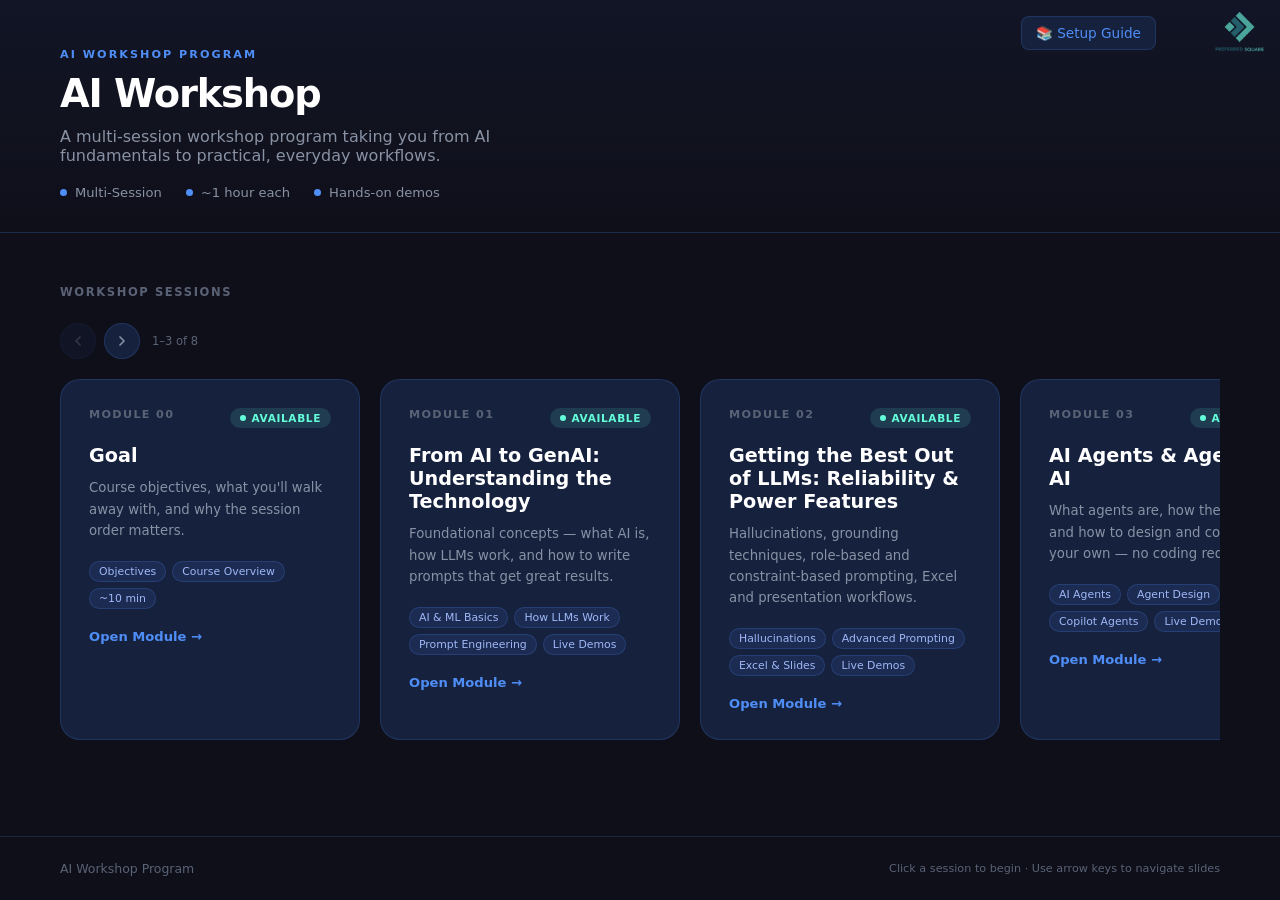
<file: index.html>
<!DOCTYPE html>
<html lang="en">
<head>
  <meta charset="UTF-8" />
  <meta name="viewport" content="width=device-width, initial-scale=1.0" />
  <title>AI Workshop Program</title>
  <style>
    /* ── Variables ── */
    :root {
      --bg-deep:    #0f0f1a;
      --bg-surface: #1a1a2e;
      --bg-card:    #16213e;
      --accent-blue: #4f8ef7;
      --accent-teal: #64ffda;
      --accent-gold: #ffd166;
      --text-primary: #e0e0e0;
      --text-muted:   #8892a4;
      --text-dim:     #5a6275;
      --border:       rgba(79, 142, 247, 0.18);
      --font-main: 'Inter', system-ui, -apple-system, sans-serif;
      --radius: 12px;
      --radius-lg: 20px;
    }

    * { box-sizing: border-box; margin: 0; padding: 0; }

    body {
      background: var(--bg-deep);
      color: var(--text-primary);
      font-family: var(--font-main);
      min-height: 100vh;
      display: flex;
      flex-direction: column;
    }

    /* ── Header ── */
    header {
      padding: 48px 60px 32px;
      border-bottom: 1px solid var(--border);
      background: linear-gradient(180deg, rgba(79,142,247,0.05) 0%, transparent 100%);
    }

    .header-tag {
      font-size: 0.7em;
      font-weight: 600;
      letter-spacing: 0.18em;
      text-transform: uppercase;
      color: var(--accent-blue);
      margin-bottom: 12px;
    }

    header h1 {
      font-size: 2.4em;
      font-weight: 800;
      letter-spacing: -0.03em;
      color: #fff;
      line-height: 1.1;
    }

    header p {
      margin-top: 12px;
      color: var(--text-muted);
      font-size: 1em;
      max-width: 520px;
    }

    .header-meta {
      display: flex;
      gap: 24px;
      margin-top: 20px;
    }

    .meta-pill {
      display: flex;
      align-items: center;
      gap: 8px;
      font-size: 0.82em;
      color: var(--text-muted);
    }

    .meta-pill span.dot {
      width: 7px;
      height: 7px;
      border-radius: 50%;
      background: var(--accent-blue);
      flex-shrink: 0;
    }

    /* ── Main ── */
    main {
      flex: 1;
      padding: 52px 60px;
    }

    .section-label {
      font-size: 0.72em;
      font-weight: 600;
      letter-spacing: 0.14em;
      text-transform: uppercase;
      color: var(--text-dim);
      margin-bottom: 24px;
    }

    /* ── Carousel ── */
    .carousel-wrapper {
      position: relative;
    }

    .carousel-nav {
      display: flex;
      align-items: center;
      gap: 8px;
      margin-bottom: 20px;
    }

    .carousel-btn {
      display: flex;
      align-items: center;
      justify-content: center;
      width: 36px;
      height: 36px;
      border-radius: 50%;
      border: 1px solid var(--border);
      background: var(--bg-card);
      color: var(--text-muted);
      cursor: pointer;
      transition: all 0.18s ease;
      flex-shrink: 0;
    }

    .carousel-btn:hover:not(:disabled) {
      border-color: rgba(79,142,247,0.5);
      color: var(--accent-blue);
      background: rgba(79,142,247,0.08);
    }

    .carousel-btn:disabled {
      opacity: 0.3;
      cursor: default;
    }

    .carousel-btn svg { display: block; }

    .carousel-progress {
      font-size: 0.72em;
      color: var(--text-dim);
      margin-left: 4px;
    }

    .session-row {
      display: flex;
      gap: 20px;
      overflow-x: auto;
      scroll-behavior: smooth;
      scrollbar-width: none;
      -ms-overflow-style: none;
      padding-bottom: 4px;
    }

    .session-row::-webkit-scrollbar { display: none; }

    .session-card {
      flex: 0 0 300px;
      background: var(--bg-card);
      border: 1px solid var(--border);
      border-radius: var(--radius-lg);
      padding: 28px;
      text-decoration: none;
      color: inherit;
      display: block;
      transition: all 0.22s ease;
      position: relative;
      overflow: hidden;
    }

    .session-card::before {
      content: '';
      position: absolute;
      top: 0; left: 0; right: 0;
      height: 3px;
      background: var(--accent-blue);
      opacity: 0;
      transition: opacity 0.2s;
    }

    .session-card.available:hover {
      border-color: rgba(79,142,247,0.45);
      background: linear-gradient(135deg, var(--bg-card), rgba(79,142,247,0.07));
      transform: translateY(-2px);
      box-shadow: 0 8px 32px rgba(0,0,0,0.4);
    }

    .session-card.available:hover::before {
      opacity: 1;
    }

    .session-card.coming-soon {
      opacity: 0.55;
      cursor: default;
      pointer-events: none;
    }

    .card-header {
      display: flex;
      align-items: flex-start;
      justify-content: space-between;
      margin-bottom: 16px;
    }

    .session-number {
      font-size: 0.7em;
      font-weight: 700;
      letter-spacing: 0.12em;
      text-transform: uppercase;
      color: var(--text-dim);
    }

    .status-badge {
      display: inline-flex;
      align-items: center;
      gap: 5px;
      padding: 4px 10px;
      border-radius: 999px;
      font-size: 0.66em;
      font-weight: 600;
      letter-spacing: 0.06em;
      text-transform: uppercase;
    }

    .status-badge.available {
      background: rgba(100,255,218,0.12);
      color: var(--accent-teal);
    }

    .status-badge.coming-soon {
      background: rgba(255,255,255,0.06);
      color: var(--text-dim);
    }

    .status-badge .dot {
      width: 6px;
      height: 6px;
      border-radius: 50%;
      background: currentColor;
    }

    .card-title {
      font-size: 1.2em;
      font-weight: 700;
      color: #fff;
      margin-bottom: 10px;
      line-height: 1.2;
    }

    .card-desc {
      font-size: 0.83em;
      color: var(--text-muted);
      line-height: 1.6;
      margin-bottom: 20px;
    }

    .card-topics {
      display: flex;
      flex-wrap: wrap;
      gap: 6px;
    }

    .topic-tag {
      background: rgba(79,142,247,0.1);
      border: 1px solid rgba(79,142,247,0.2);
      color: #a0b8f8;
      font-size: 0.68em;
      padding: 3px 9px;
      border-radius: 999px;
      font-weight: 500;
    }

    .card-arrow {
      margin-top: 20px;
      font-size: 0.82em;
      color: var(--accent-blue);
      font-weight: 600;
      display: flex;
      align-items: center;
      gap: 6px;
    }

    /* ── Footer ── */
    footer {
      padding: 24px 60px;
      border-top: 1px solid var(--border);
      color: var(--text-dim);
      font-size: 0.78em;
      display: flex;
      align-items: center;
      justify-content: space-between;
    }

    .footer-hint {
      color: var(--text-dim);
      font-size: 0.9em;
    }

    /* ── Top Nav Button ── */
    .top-nav {
      position: fixed;
      top: 16px;
      right: 124px;
      z-index: 99;
    }

    .setup-guide-btn {
      display: inline-flex;
      align-items: center;
      gap: 6px;
      padding: 8px 14px;
      background: var(--bg-card);
      border: 1px solid var(--border);
      border-radius: 8px;
      color: var(--accent-blue);
      text-decoration: none;
      font-size: 0.85em;
      font-weight: 500;
      cursor: pointer;
      transition: all 0.2s ease;
    }

    .setup-guide-btn:hover {
      border-color: rgba(79,142,247,0.5);
      background: rgba(79,142,247,0.08);
      transform: translateY(-1px);
    }

    /* ── Responsive ── */
    @media (max-width: 720px) {
      header, main { padding-left: 24px; padding-right: 24px; }
      .session-card { flex: 0 0 260px; padding: 22px; }
      header h1 { font-size: 1.8em; }
      .top-nav { right: auto; left: 24px; top: 12px; }
    }
  </style>
</head>
<body>

  <nav class="top-nav">
    <a href="setup-guide.html" class="setup-guide-btn">📚 Setup Guide</a>
  </nav>

  <img src="assets/images/02.%20PS%20Logo_Vertical.png" alt="Preferred Square" style="position:fixed; top:12px; right:16px; height:40px; z-index:100; opacity:0.85;" />

  <header>
    <div class="header-tag">AI Workshop Program</div>
    <h1>AI Workshop</h1>
    <p>A multi-session workshop program taking you from AI fundamentals to practical, everyday workflows.</p>
    <div class="header-meta">
      <div class="meta-pill"><span class="dot"></span> Multi-Session</div>
      <div class="meta-pill"><span class="dot"></span> ~1 hour each</div>
      <div class="meta-pill"><span class="dot"></span> Hands-on demos</div>
    </div>
  </header>

  <main>
    <div class="section-label">Workshop Sessions</div>

    <div class="carousel-wrapper">
      <div class="carousel-nav">
        <button class="carousel-btn" id="prev" aria-label="Previous" disabled>
          <svg width="16" height="16" viewBox="0 0 24 24" fill="none" stroke="currentColor" stroke-width="2.5" stroke-linecap="round" stroke-linejoin="round"><polyline points="15 18 9 12 15 6"/></svg>
        </button>
        <button class="carousel-btn" id="next" aria-label="Next">
          <svg width="16" height="16" viewBox="0 0 24 24" fill="none" stroke="currentColor" stroke-width="2.5" stroke-linecap="round" stroke-linejoin="round"><polyline points="9 18 15 12 9 6"/></svg>
        </button>
        <span class="carousel-progress" id="progress"></span>
      </div>

    <div class="session-row" id="sessionRow">

      <!-- Module 0 -->
      <a href="session-0/index.html" class="session-card available">
        <div class="card-header">
          <div class="session-number">Module 00</div>
          <div class="status-badge available"><div class="dot"></div> Available</div>
        </div>
        <div class="card-title">Goal</div>
        <div class="card-desc">Course objectives, what you'll walk away with, and why the session order matters.</div>
        <div class="card-topics">
          <span class="topic-tag">Objectives</span>
          <span class="topic-tag">Course Overview</span>
          <span class="topic-tag">~10 min</span>
        </div>
        <div class="card-arrow">Open Module →</div>
      </a>

      <!-- Session 1 -->
      <a href="session-1/index.html" class="session-card available">
        <div class="card-header">
          <div class="session-number">Module 01</div>
          <div class="status-badge available"><div class="dot"></div> Available</div>
        </div>
        <div class="card-title">From AI to GenAI: Understanding the Technology</div>
        <div class="card-desc">Foundational concepts — what AI is, how LLMs work, and how to write prompts that get great results.</div>
        <div class="card-topics">
          <span class="topic-tag">AI &amp; ML Basics</span>
          <span class="topic-tag">How LLMs Work</span>
          <span class="topic-tag">Prompt Engineering</span>
          <span class="topic-tag">Live Demos</span>
        </div>
        <div class="card-arrow">Open Module →</div>
      </a>

      <!-- Session 2 -->
      <a href="session-2/index.html" class="session-card available">
        <div class="card-header">
          <div class="session-number">Module 02</div>
          <div class="status-badge available"><div class="dot"></div> Available</div>
        </div>
        <div class="card-title">Getting the Best Out of LLMs: Reliability &amp; Power Features</div>
        <div class="card-desc">Hallucinations, grounding techniques, role-based and constraint-based prompting, Excel and presentation workflows.</div>
        <div class="card-topics">
          <span class="topic-tag">Hallucinations</span>
          <span class="topic-tag">Advanced Prompting</span>
          <span class="topic-tag">Excel &amp; Slides</span>
          <span class="topic-tag">Live Demos</span>
        </div>
        <div class="card-arrow">Open Module →</div>
      </a>

      <!-- Session 3 -->
      <a href="session-3/index.html" class="session-card available">
        <div class="card-header">
          <div class="session-number">Module 03</div>
          <div class="status-badge available"><div class="dot"></div> Available</div>
        </div>
        <div class="card-title">AI Agents &amp; Agentic AI</div>
        <div class="card-desc">What agents are, how they're built, and how to design and configure your own — no coding required.</div>
        <div class="card-topics">
          <span class="topic-tag">AI Agents</span>
          <span class="topic-tag">Agent Design</span>
          <span class="topic-tag">Copilot Agents</span>
          <span class="topic-tag">Live Demos</span>
        </div>
        <div class="card-arrow">Open Module →</div>
      </a>

      <!-- Session 4 -->
      <a href="session-4/index.html" class="session-card available">
        <div class="card-header">
          <div class="session-number">Module 04</div>
          <div class="status-badge available"><div class="dot"></div> Available</div>
        </div>
        <div class="card-title">Building AI Workflows &amp; Agents with n8n</div>
        <div class="card-desc">Visual, no-code automation — build your first AI workflow and a full agent with tools and memory.</div>
        <div class="card-topics">
          <span class="topic-tag">n8n</span>
          <span class="topic-tag">AI Workflows</span>
          <span class="topic-tag">Agent Build</span>
          <span class="topic-tag">Live Build</span>
        </div>
        <div class="card-arrow">Open Module →</div>
      </a>

      <!-- Finance Agent (standalone) -->
      <a href="module-finance-agent/index.html" class="session-card available">
        <div class="card-header">
          <div class="session-number" style="color: var(--accent-teal);">Finance Agent</div>
          <div class="status-badge available"><div class="dot"></div> Available</div>
        </div>
        <div class="card-title">Building an AI Workflow: Finance Research Agent</div>
        <div class="card-desc">A real production n8n workflow — 13 nodes, 5 phases, live data. Every concept from the full programme visible in one workflow.</div>
        <div class="card-topics">
          <span class="topic-tag">n8n</span>
          <span class="topic-tag">Parallel Fetch</span>
          <span class="topic-tag">Async Patterns</span>
          <span class="topic-tag">~45–60 min</span>
        </div>
        <div class="card-arrow">Open Module →</div>
      </a>

      <!-- Session 5 -->
      <a href="session-5/index.html" class="session-card available">
        <div class="card-header">
          <div class="session-number">Module 05</div>
          <div class="status-badge available"><div class="dot"></div> Available</div>
        </div>
        <div class="card-title">Coding with Copilot</div>
        <div class="card-desc">AI-powered code generation and pair programming — modes, models, and hands-on exercises with real-world workflows.</div>
        <div class="card-topics">
          <span class="topic-tag">GitHub Copilot</span>
          <span class="topic-tag">Code Generation</span>
          <span class="topic-tag">Pair Programming</span>
          <span class="topic-tag">Hands-on Exercises</span>
        </div>
        <div class="card-arrow">Open Module →</div>
      </a>

      <!-- What's Next (Trainer Rollout Briefing) -->
      <a href="module-whats-next/index.html" class="session-card available">
        <div class="card-header">
          <div class="session-number" style="color: var(--accent-gold);">What's Next</div>
          <div class="status-badge available"><div class="dot"></div> Available</div>
        </div>
        <div class="card-title">What's Next — Trainer Rollout Briefing</div>
        <div class="card-desc">The floor-wide rollout plan — 3 trainer groups, 3 sessions, your personal build assignment, and the next hands-on session date.</div>
        <div class="card-topics">
          <span class="topic-tag">Rollout Plan</span>
          <span class="topic-tag">Trainer Groups</span>
          <span class="topic-tag">GitHub Copilot Pro</span>
          <span class="topic-tag">~45 min</span>
        </div>
        <div class="card-arrow">Open Module →</div>
      </a>

    </div><!-- /.session-row -->
    </div><!-- /.carousel-wrapper -->
  </main>

  <footer>
    <span>AI Workshop Program</span>
    <span class="footer-hint">Click a session to begin · Use arrow keys to navigate slides</span>
  </footer>

  <script>
    const row = document.getElementById('sessionRow');
    const prev = document.getElementById('prev');
    const next = document.getElementById('next');
    const progress = document.getElementById('progress');
    const STEP = 320;

    function updateControls() {
      prev.disabled = row.scrollLeft <= 0;
      next.disabled = row.scrollLeft + row.clientWidth >= row.scrollWidth - 1;
      const total = row.children.length;
      // Estimate which card is first visible
      const cardWidth = row.children[0] ? row.children[0].offsetWidth + 20 : STEP;
      const first = Math.round(row.scrollLeft / cardWidth) + 1;
      const visible = Math.floor(row.clientWidth / cardWidth);
      const last = Math.min(first + visible - 1, total);
      progress.textContent = total > 0 ? `${first}–${last} of ${total}` : '';
    }

    prev.addEventListener('click', () => { row.scrollBy({ left: -STEP, behavior: 'smooth' }); });
    next.addEventListener('click', () => { row.scrollBy({ left: STEP, behavior: 'smooth' }); });
    row.addEventListener('scroll', updateControls);
    window.addEventListener('resize', updateControls);
    updateControls();
  </script>
</body>
</html>
</file>
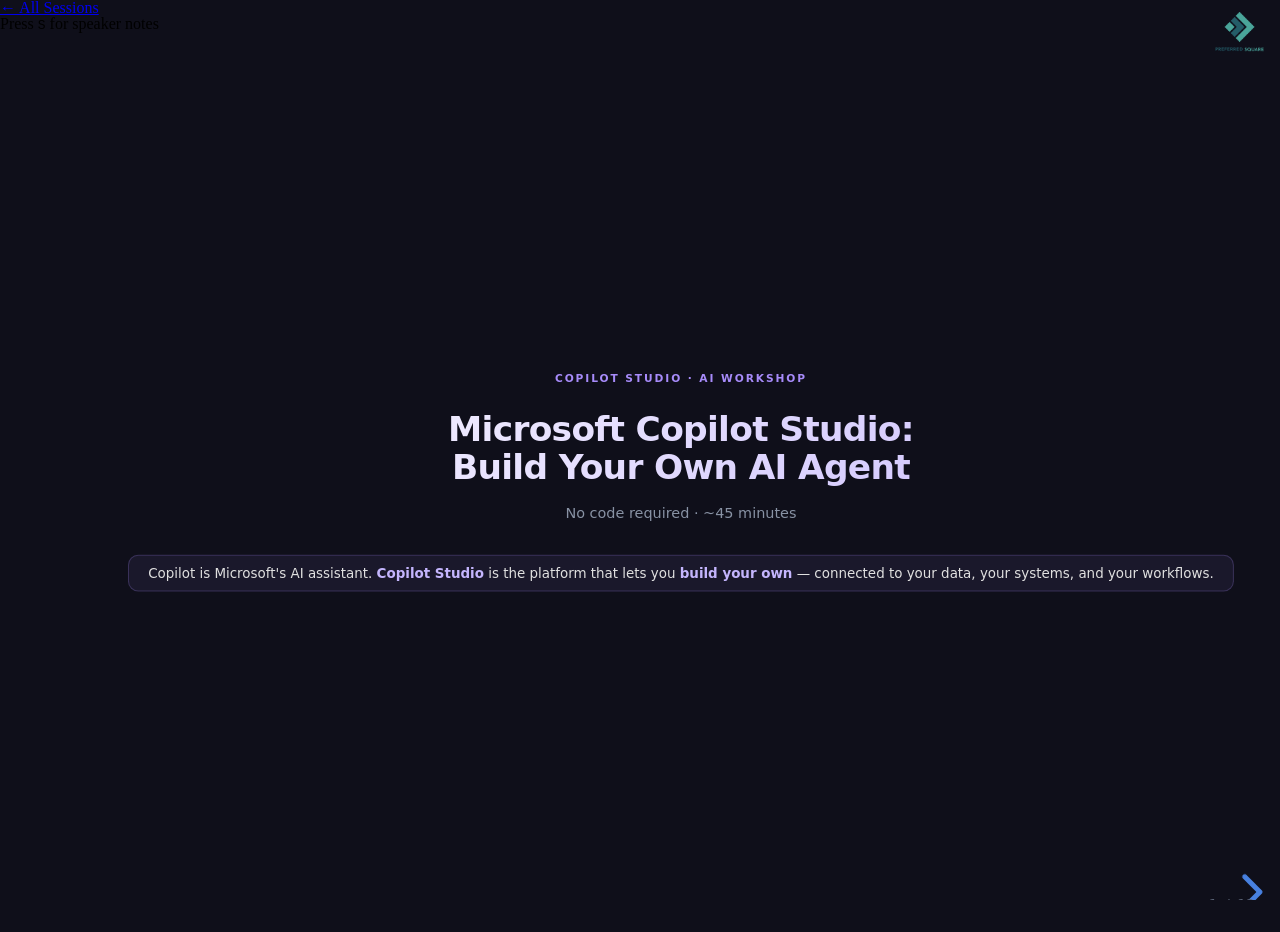
<file: module-copilot-studio/index.html>
<!DOCTYPE html>
<html lang="en">
<head>
  <meta charset="UTF-8" />
  <meta name="viewport" content="width=device-width, initial-scale=1.0" />
  <title>Copilot Studio | AI Workshop</title>

  <link rel="stylesheet" href="../assets/reveal/dist/reveal.css" />
  <link rel="stylesheet" href="../assets/css/theme.css" />
  <link rel="stylesheet" href="../assets/reveal/plugin/highlight/monokai.css" />

  <style>
    /* Title slide */
    .title-slide { text-align: center; }
    .title-slide .session-label {
      font-size: 0.65em; font-weight: 700; letter-spacing: 0.18em;
      text-transform: uppercase; color: #a78bfa; margin-bottom: 0.8em;
    }
    .title-slide h1 {
      font-size: 2.1em; margin-bottom: 0.4em;
      background: linear-gradient(135deg, #fff 0%, #c4b5fd 100%);
      -webkit-background-clip: text; -webkit-text-fill-color: transparent; background-clip: text;
    }
    .title-slide .subtitle { color: var(--text-muted); font-size: 0.88em; margin-bottom: 2em; }
    .title-opener {
      background: rgba(167,139,250,0.08); border: 1px solid rgba(167,139,250,0.22);
      border-radius: 10px; padding: 0.8em 1.4em; display: inline-block;
      font-size: 0.82em; color: var(--text-primary);
    }
    .title-opener strong { color: #c4b5fd; }

    /* Section intro */
    .section-intro {
      font-size: 0.82em; color: var(--text-muted); max-width: 700px;
      margin: 0 auto 0.9em; text-align: center; line-height: 1.6;
    }

    /* Accent purple variables */
    :root { --accent-purple: #a78bfa; --accent-purple-soft: rgba(167,139,250,0.12); }

    /* Grid cards */
    .card-grid-2 { display: grid; grid-template-columns: 1fr 1fr; gap: 0.8em; text-align: left; }
    .card-grid-3 { display: grid; grid-template-columns: 1fr 1fr 1fr; gap: 0.8em; text-align: left; }
    .info-card {
      background: var(--bg-card); border: 1px solid var(--border);
      border-radius: var(--radius); padding: 0.9em 1.1em;
    }
    .info-card .ic-label {
      font-size: 0.6em; font-weight: 700; text-transform: uppercase;
      letter-spacing: 0.12em; color: var(--text-dim); margin-bottom: 0.4em;
    }
    .info-card h4 { font-size: 0.85em; font-weight: 700; color: #fff; margin-bottom: 0.35em; }
    .info-card p, .info-card li { font-size: 0.72em; color: var(--text-muted); margin: 0.18em 0; }
    .info-card.purple { border-color: rgba(167,139,250,0.3); background: rgba(167,139,250,0.06); }
    .info-card.teal   { border-color: rgba(100,255,218,0.3); background: rgba(100,255,218,0.05); }
    .info-card.blue   { border-color: rgba(79,142,247,0.3);  background: rgba(79,142,247,0.06);  }
    .info-card.gold   { border-color: rgba(255,209,102,0.3); background: rgba(255,209,102,0.06); }
    .info-card.span2  { grid-column: 1 / -1; }

    /* Highlight box */
    .hl-box {
      border-radius: 8px; padding: 0.65em 1.1em;
      font-size: 0.77em; text-align: left; line-height: 1.55;
    }
    .hl-box.purple { background: rgba(167,139,250,0.08); border: 1px solid rgba(167,139,250,0.25); color: var(--text-muted); }
    .hl-box.teal   { background: rgba(100,255,218,0.07); border: 1px solid rgba(100,255,218,0.22); color: var(--text-muted); }
    .hl-box.gold   { background: rgba(255,209,102,0.07); border: 1px solid rgba(255,209,102,0.22); color: var(--text-muted); }
    .hl-box strong { color: #fff; }

    /* Ecosystem blocks */
    .ecosystem {
      display: flex; flex-direction: column; gap: 0.5em;
      max-width: 800px; margin: 0.6em auto;
    }
    .eco-row { display: flex; gap: 0.5em; justify-content: center; }
    .eco-block {
      border-radius: 8px; padding: 0.5em 1em; text-align: center;
      font-size: 0.75em; font-weight: 600; border: 1px solid;
    }
    .eco-block.m365  { background: rgba(79,142,247,0.1);  border-color: rgba(79,142,247,0.3);  color: var(--accent-blue); }
    .eco-block.pp    { background: rgba(167,139,250,0.1); border-color: rgba(167,139,250,0.3); color: var(--accent-purple); }
    .eco-block.cs    { background: rgba(167,139,250,0.2); border-color: rgba(167,139,250,0.5); color: #c4b5fd; font-size: 0.8em; font-weight: 700; }
    .eco-block.teams { background: rgba(79,142,247,0.08); border-color: rgba(79,142,247,0.2); color: var(--text-muted); }
    .eco-block.sp    { background: rgba(79,142,247,0.08); border-color: rgba(79,142,247,0.2); color: var(--text-muted); }
    .eco-block.azure { background: rgba(100,255,218,0.08); border-color: rgba(100,255,218,0.2); color: var(--accent-teal); }
    .eco-block.dc    { background: rgba(255,209,102,0.08); border-color: rgba(255,209,102,0.2); color: var(--accent-gold); }

    /* 3 building blocks */
    .building-blocks { display: grid; grid-template-columns: 1fr 1fr 1fr; gap: 1em; text-align: center; }
    .bb-card {
      border-radius: 12px; padding: 1.2em 0.9em; border: 1px solid;
    }
    .bb-card .bb-icon { font-size: 1.8em; margin-bottom: 0.3em; }
    .bb-card h3 { font-size: 1em; font-weight: 700; margin-bottom: 0.4em; }
    .bb-card p { font-size: 0.72em; color: var(--text-muted); line-height: 1.5; }
    .bb-card.topics { background: rgba(167,139,250,0.08); border-color: rgba(167,139,250,0.3); }
    .bb-card.topics h3 { color: var(--accent-purple); }
    .bb-card.knowledge { background: rgba(100,255,218,0.07); border-color: rgba(100,255,218,0.28); }
    .bb-card.knowledge h3 { color: var(--accent-teal); }
    .bb-card.actions { background: rgba(255,209,102,0.07); border-color: rgba(255,209,102,0.25); }
    .bb-card.actions h3 { color: var(--accent-gold); }

    /* Conversation flow */
    .conv-flow {
      display: flex; flex-direction: column; gap: 0.4em;
      max-width: 680px; margin: 0 auto;
    }
    .msg { border-radius: 10px; padding: 0.5em 0.9em; font-size: 0.78em; max-width: 80%; }
    .msg.user { background: rgba(79,142,247,0.12); border: 1px solid rgba(79,142,247,0.25); color: var(--text-primary); align-self: flex-end; text-align: right; }
    .msg.bot  { background: rgba(167,139,250,0.1);  border: 1px solid rgba(167,139,250,0.25); color: var(--text-primary); align-self: flex-start; }
    .msg-label { font-size: 0.6em; color: var(--text-dim); margin-bottom: 0.2em; font-weight: 600; letter-spacing: 0.08em; text-transform: uppercase; }

    /* Steps horizontal */
    .h-steps { display: flex; align-items: center; gap: 0; max-width: 860px; margin: 0.6em auto 0; }
    .h-step { flex: 1; text-align: center; }
    .h-step-num { font-size: 1.4em; font-weight: 800; color: var(--accent-purple); opacity: 0.5; }
    .h-step-title { font-size: 0.78em; font-weight: 700; color: #fff; margin: 0.2em 0; }
    .h-step-desc { font-size: 0.66em; color: var(--text-muted); }
    .h-arrow { color: var(--text-dim); font-size: 1.3em; flex-shrink: 0; }

    /* Deploy channels */
    .deploy-grid { display: grid; grid-template-columns: repeat(4, 1fr); gap: 0.7em; text-align: center; }
    .deploy-card {
      background: var(--bg-card); border: 1px solid var(--border);
      border-radius: var(--radius); padding: 0.9em 0.6em;
    }
    .deploy-card .deploy-icon { font-size: 1.6em; margin-bottom: 0.3em; }
    .deploy-card h4 { font-size: 0.78em; font-weight: 700; color: #fff; margin-bottom: 0.25em; }
    .deploy-card p { font-size: 0.65em; color: var(--text-muted); }

    /* Takeaways */
    .takeaway-list { display: flex; flex-direction: column; gap: 0.4em; text-align: left; max-width: 820px; margin: 0 auto; }
    .takeaway-item { display: flex; align-items: flex-start; gap: 0.8em; padding: 0.5em 0; border-bottom: 1px solid var(--border); }
    .takeaway-item:last-child { border-bottom: none; }
    .takeaway-num { font-size: 1em; font-weight: 800; color: var(--accent-purple); opacity: 0.45; min-width: 1.4em; line-height: 1.4; }
    .takeaway-text { font-size: 0.8em; color: var(--text-primary); line-height: 1.55; }

    /* Activity flow */
    .act-grid { display: grid; grid-template-columns: 1fr 1fr; gap: 1em; text-align: left; max-width: 860px; margin: 0.5em auto 0; }

    /* Code */
    code { font-family: monospace; background: rgba(255,255,255,0.07); border-radius: 3px; padding: 0.1em 0.4em; font-size: 0.9em; color: var(--accent-gold); }
  </style>
</head>
<body>

  <img src="../assets/images/02.%20PS%20Logo_Vertical.png" alt="Preferred Square"
       style="position:fixed; top:12px; right:16px; height:40px; z-index:100; opacity:0.85;" />
  <a href="../index.html" class="home-link" target="_blank">← All Sessions</a>
  <div class="notes-hint">Press <kbd>S</kbd> for speaker notes</div>

  <div class="reveal">
    <div class="slides">

      <!-- ══════ SLIDE 1 — Title ══════ -->
      <section class="title-slide">
        <div class="session-label">Copilot Studio · AI Workshop</div>
        <h1>Microsoft Copilot Studio:<br/>Build Your Own AI Agent</h1>
        <p class="subtitle">No code required · ~45 minutes</p>
        <div class="title-opener">
          Copilot is Microsoft's AI assistant. <strong>Copilot Studio</strong> is the platform that lets you <strong>build your own</strong> — connected to your data, your systems, and your workflows.
        </div>
        <aside class="notes">
          Set the scene: everyone in this room has probably used Microsoft Copilot by now. Copilot Studio takes the next step — instead of using a pre-built assistant, you design one. You decide what it knows, what it can do, and who it talks to. No developer required.
        </aside>
      </section>

      <!-- ══════ SLIDE 2 — Copilot vs Copilot Studio ══════ -->
      <section>
        <h2>Microsoft Copilot vs Copilot Studio</h2>
        <p class="section-intro">Two different things — easy to confuse</p>
        <div class="card-grid-2" style="max-width: 820px; margin: 0 auto;">
          <div class="info-card blue">
            <div class="ic-label">Microsoft Copilot</div>
            <h4>The AI assistant built into Microsoft 365</h4>
            <p>Pre-built by Microsoft — summarises emails, drafts documents, answers questions about your files</p>
            <p>You use it. You can't change its core behaviour.</p>
            <p style="margin-top: 0.5em; color: var(--accent-blue);">Included in M365 Copilot licence</p>
          </div>
          <div class="info-card purple">
            <div class="ic-label">Copilot Studio</div>
            <h4>The platform for building your own copilot</h4>
            <p>You design the agent — what it knows, how it responds, what actions it can take</p>
            <p>Connect it to your own documents, SharePoint sites, APIs, and Power Automate flows</p>
            <p style="margin-top: 0.5em; color: var(--accent-purple);">Separate licence (Power Platform)</p>
          </div>
          <div class="hl-box teal info-card span2">
            <strong>Analogy:</strong> Microsoft Copilot is like hiring a ready-made assistant. Copilot Studio is the job spec, onboarding pack, and training process — you build the assistant from scratch, exactly the way you want.
          </div>
        </div>
        <aside class="notes">
          This distinction matters because participants often conflate the two. Copilot (the assistant) is consumption. Copilot Studio is creation. The rest of this session is about creation.
        </aside>
      </section>

      <!-- ══════ SLIDE 3 — Where It Fits ══════ -->
      <section>
        <h2>Where Copilot Studio fits in the Microsoft ecosystem</h2>
        <div class="ecosystem">
          <div class="eco-row">
            <div class="eco-block m365" style="flex: 2;">Microsoft 365 (Word · Excel · Teams · Outlook · SharePoint)</div>
          </div>
          <div class="eco-row">
            <div class="eco-block pp" style="flex: 2;">Power Platform (Power Apps · Power Automate · Power BI)</div>
          </div>
          <div class="eco-row">
            <div class="eco-block cs" style="flex: 3;">✦ Copilot Studio — build, test, and publish custom AI agents</div>
          </div>
          <div class="eco-row">
            <div class="eco-block teams">Deploy to Teams</div>
            <div class="eco-block sp">Deploy to SharePoint</div>
            <div class="eco-block azure">Azure AI Services</div>
            <div class="eco-block dc">Dataverse &amp; SharePoint data</div>
          </div>
        </div>
        <div class="hl-box purple" style="max-width: 820px; margin: 0.5em auto 0;">
          <strong>Key point:</strong> Copilot Studio agents live inside the Microsoft trust boundary — your data stays in your tenant. This is the primary reason enterprises choose it over third-party platforms.
        </div>
        <aside class="notes">
          The ecosystem slide is important for enterprise context. The agent you build in Copilot Studio uses your Microsoft 365 credentials, respects your permissions, and can only read documents the user already has access to. That's a significant compliance and security advantage.
        </aside>
      </section>

      <!-- ══════ SLIDE 4 — The Three Building Blocks ══════ -->
      <section>
        <h2>Three building blocks — everything else is detail</h2>
        <div class="building-blocks" style="max-width: 820px; margin: 0.8em auto;">
          <div class="bb-card topics">
            <div class="bb-icon">🗣️</div>
            <h3>Topics</h3>
            <p>Conversation flows — what the agent says in response to specific questions or triggers. You define: when this is asked → respond with this.</p>
            <p style="margin-top: 0.5em; font-size: 0.68em; color: var(--accent-purple);">Think: decision tree + scripted responses</p>
          </div>
          <div class="bb-card knowledge">
            <div class="bb-icon">📚</div>
            <h3>Knowledge</h3>
            <p>Documents, SharePoint sites, or URLs your agent can search and cite. This is the RAG layer — the agent reads your content to answer questions.</p>
            <p style="margin-top: 0.5em; font-size: 0.68em; color: var(--accent-teal);">Think: your agent's library</p>
          </div>
          <div class="bb-card actions">
            <div class="bb-icon">⚡</div>
            <h3>Actions</h3>
            <p>Connections to external systems — run a Power Automate flow, call an API, retrieve data from Dataverse. This is what makes the agent do things, not just say things.</p>
            <p style="margin-top: 0.5em; font-size: 0.68em; color: var(--accent-gold);">Think: your agent's hands</p>
          </div>
        </div>
        <div class="hl-box purple" style="max-width: 820px; margin: 0 auto;">
          A simple agent might only use <strong>Knowledge</strong>. A powerful agent combines all three — <strong>Topics</strong> to guide the conversation, <strong>Knowledge</strong> to answer questions, and <strong>Actions</strong> to take next steps.
        </div>
        <aside class="notes">
          Keep this slide crisp. The three building blocks are all they need to understand before building. The analogy: Topics is the script, Knowledge is the library, Actions is the toolbox. Everything in Copilot Studio maps to one of these three.
        </aside>
      </section>

      <!-- ══════ SLIDE 5 — Topics Deep Dive ══════ -->
      <section>
        <h2>Topics — Guiding the conversation</h2>
        <div class="card-grid-2" style="max-width: 840px; margin: 0.5em auto 0;">
          <div>
            <p style="font-size: 0.72em; color: var(--text-dim); text-transform: uppercase; letter-spacing: 0.1em; font-weight: 700; margin-bottom: 0.5em;">What a Topic contains</p>
            <div class="card-grid-2" style="grid-template-columns: 1fr; gap: 0.4em;">
              <div class="info-card" style="padding: 0.6em 0.9em;">
                <h4>Trigger phrases</h4>
                <p>The questions or phrases that activate this topic — "How do I submit a leave request?" · "What are the holiday dates?"</p>
              </div>
              <div class="info-card" style="padding: 0.6em 0.9em;">
                <h4>Conversation nodes</h4>
                <p>Send a message · Ask a question · Branch based on answer · Call an action · End the conversation</p>
              </div>
              <div class="info-card" style="padding: 0.6em 0.9em;">
                <h4>Variables</h4>
                <p>Store user input (e.g. name, date, department) and use it later in the conversation or action</p>
              </div>
            </div>
          </div>
          <div>
            <p style="font-size: 0.72em; color: var(--text-dim); text-transform: uppercase; letter-spacing: 0.1em; font-weight: 700; margin-bottom: 0.5em;">Example conversation flow</p>
            <div class="conv-flow">
              <div>
                <div class="msg-label">User</div>
                <div class="msg user">How do I book a meeting room?</div>
              </div>
              <div>
                <div class="msg-label">Copilot (Topic triggered)</div>
                <div class="msg bot">I can help you with that. Which office are you in?</div>
              </div>
              <div>
                <div class="msg user">Dubai</div>
              </div>
              <div>
                <div class="msg bot">For the Dubai office, rooms are booked through Outlook. Here's the booking link: <span style="color:var(--accent-blue);">[link]</span>. Would you like me to open your calendar?</div>
              </div>
            </div>
          </div>
        </div>
        <aside class="notes">
          Topics give you precise control over specific interactions. The system prompt approach from GPT and Claude is "give me character and I'll figure it out" — Topics are the opposite: "I'll tell you exactly what to say in this situation." Most enterprise agents use a mix of both: Topics for controlled processes, generative AI for open-ended questions.
        </aside>
      </section>

      <!-- ══════ SLIDE 6 — Knowledge ══════ -->
      <section>
        <h2>Knowledge — Connecting your agent to your content</h2>
        <p class="section-intro">This is the RAG layer — your agent searches your documents and cites the source</p>
        <div class="card-grid-3" style="max-width: 840px; margin: 0 auto 0.8em;">
          <div class="info-card teal">
            <div class="ic-label">Source type</div>
            <h4>SharePoint sites</h4>
            <p>Point to a SharePoint site or document library — the agent indexes it and can answer questions from any document it contains</p>
          </div>
          <div class="info-card teal">
            <div class="ic-label">Source type</div>
            <h4>Uploaded files</h4>
            <p>Upload PDFs, Word docs, or spreadsheets directly — useful for policies, SOPs, product catalogues</p>
          </div>
          <div class="info-card teal">
            <div class="ic-label">Source type</div>
            <h4>Public websites</h4>
            <p>Add a URL and Copilot Studio crawls it — useful for FAQ pages, public documentation, product sites</p>
          </div>
        </div>
        <div class="card-grid-2" style="max-width: 840px; margin: 0 auto;">
          <div class="hl-box teal">
            <strong>What the user sees:</strong> A direct answer with a "Source:" citation linking to the original document — they can verify the answer themselves.
          </div>
          <div class="hl-box gold">
            <strong>Key constraint:</strong> The agent only reads documents the <strong>logged-in user already has permission to access</strong>. SharePoint permissions apply — no data leakage between users.
          </div>
        </div>
        <aside class="notes">
          Knowledge is the fastest way to add value. Point a Copilot Studio agent at an HR policy SharePoint site and you've instantly created an HR FAQ bot — no manual scripting required. The permission inheritance is critical for enterprise adoption: it's a feature, not a limitation.
        </aside>
      </section>

      <!-- ══════ SLIDE 7 — Actions ══════ -->
      <section>
        <h2>Actions — Giving your agent the ability to do things</h2>
        <p class="section-intro">Knowledge makes the agent say things. Actions make it do things.</p>
        <div class="card-grid-2" style="max-width: 840px; margin: 0 auto 0.8em;">
          <div class="info-card gold">
            <div class="ic-label">Action type</div>
            <h4>Power Automate flows</h4>
            <p>Trigger any Power Automate flow directly from the conversation — submit a form, create a Planner task, send an email, update a SharePoint list</p>
          </div>
          <div class="info-card gold">
            <div class="ic-label">Action type</div>
            <h4>HTTP requests / connectors</h4>
            <p>Call any REST API — internal systems, Dataverse tables, third-party services with connectors (Salesforce, ServiceNow, Jira)</p>
          </div>
          <div class="info-card gold">
            <div class="ic-label">Action type</div>
            <h4>Dataverse queries</h4>
            <p>Read and write to Dataverse tables — employee records, project data, support tickets, approval statuses</p>
          </div>
          <div class="info-card gold">
            <div class="ic-label">Action type</div>
            <h4>Pre-built connectors</h4>
            <p>700+ Power Platform connectors available out of the box — no custom development needed for common systems</p>
          </div>
        </div>
        <div class="hl-box purple" style="max-width: 840px; margin: 0 auto;">
          <strong>Example:</strong> User asks "Can you raise a support ticket for the printer issue on floor 3?" — the agent collects the details via Topics, then fires a Power Automate flow that creates the ticket in ServiceNow. The user never leaves the Teams chat.
        </div>
        <aside class="notes">
          Actions are what separate a chatbot from an agent. Without actions, the agent can only answer questions. With actions, it can take next steps on behalf of the user. The Power Automate integration is particularly powerful because most enterprises already have PA flows running — Copilot Studio can surface them through conversation.
        </aside>
      </section>

      <!-- ══════ SLIDE 8 — Build Walkthrough ══════ -->
      <section>
        <h2>Building a Copilot — Step by step</h2>
        <div class="h-steps" style="margin-bottom: 0.8em;">
          <div class="h-step">
            <div class="h-step-num">1</div>
            <div class="h-step-title">Create</div>
            <div class="h-step-desc">Name your copilot, set the language, write the system prompt — what is it for and how should it behave?</div>
          </div>
          <div class="h-arrow">›</div>
          <div class="h-step">
            <div class="h-step-num">2</div>
            <div class="h-step-title">Add Knowledge</div>
            <div class="h-step-desc">Connect SharePoint sites, upload documents, or add URLs — your agent's information base</div>
          </div>
          <div class="h-arrow">›</div>
          <div class="h-step">
            <div class="h-step-num">3</div>
            <div class="h-step-title">Build Topics</div>
            <div class="h-step-desc">Define specific conversation flows for controlled processes — leave requests, booking procedures, escalations</div>
          </div>
          <div class="h-arrow">›</div>
          <div class="h-step">
            <div class="h-step-num">4</div>
            <div class="h-step-title">Add Actions</div>
            <div class="h-step-desc">Connect Power Automate flows or APIs to let the agent take actions — create tasks, send notifications, update records</div>
          </div>
          <div class="h-arrow">›</div>
          <div class="h-step">
            <div class="h-step-num">5</div>
            <div class="h-step-title">Test &amp; Publish</div>
            <div class="h-step-desc">Use the built-in test chat, review conversation logs, then publish to Teams, SharePoint, or as a web widget</div>
          </div>
        </div>
        <div class="card-grid-2" style="max-width: 840px; margin: 0 auto;">
          <div class="hl-box purple">
            <strong>Where to start:</strong> copilotstudio.microsoft.com — sign in with your Microsoft 365 account. Copilot Studio has a free trial; full capability requires a Power Platform licence.
          </div>
          <div class="hl-box gold">
            <strong>Generative mode:</strong> Enable "Generative AI" in settings to let the agent answer freely from Knowledge sources — no topic required for every question. This is the fastest way to get value.
          </div>
        </div>
        <aside class="notes">
          Walk through this step by step in the live demo. Start at copilotstudio.microsoft.com, create a new copilot, connect a SharePoint site as a Knowledge source, enable Generative AI mode, and test it. The entire setup for a knowledge-based agent takes under 15 minutes.
        </aside>
      </section>

      <!-- ══════ SLIDE 9 — Generative AI Mode ══════ -->
      <section>
        <h2>Generative AI Mode — The most powerful setting</h2>
        <p class="section-intro">Without it, the agent only answers questions you've explicitly scripted. With it, it can answer anything within its Knowledge sources.</p>
        <div class="card-grid-2" style="max-width: 840px; margin: 0 auto 0.8em;">
          <div class="info-card" style="border-color: rgba(150,150,150,0.3);">
            <div class="ic-label">Classic mode (Topics only)</div>
            <h4 style="color: var(--text-muted);">Fully scripted</h4>
            <p>Every question must match a Topic or trigger phrase</p>
            <p>Precise control — but high maintenance; you must anticipate every question</p>
            <p style="color: #ff7070; margin-top: 0.4em;">User asks an unscripted question → "I didn't understand that"</p>
          </div>
          <div class="info-card purple">
            <div class="ic-label">Generative AI mode (recommended)</div>
            <h4>LLM-powered responses</h4>
            <p>Agent uses GPT-4 to answer any question by searching Knowledge sources</p>
            <p>Unrecognised questions get a generative answer — grounded in your documents</p>
            <p style="color: var(--accent-teal); margin-top: 0.4em;">Topics still override for controlled processes</p>
          </div>
        </div>
        <div class="card-grid-3" style="max-width: 840px; margin: 0 auto;">
          <div class="info-card" style="padding: 0.7em 0.9em;">
            <h4>Generative Answers</h4>
            <p>LLM synthesises an answer from Knowledge sources — cites the document</p>
          </div>
          <div class="info-card" style="padding: 0.7em 0.9em;">
            <h4>Generative Actions</h4>
            <p>Agent decides which Action to call based on what the user is asking — no explicit routing needed</p>
          </div>
          <div class="info-card" style="padding: 0.7em 0.9em;">
            <h4>Orchestration layer</h4>
            <p>Agent reasons about whether to use a Topic, a Knowledge source, or an Action — in real time</p>
          </div>
        </div>
        <aside class="notes">
          Generative AI mode is where Copilot Studio becomes genuinely powerful. Classic Topics are still useful for regulated, compliance-sensitive processes where you need exact wording — legal disclaimers, HR procedures, safety instructions. Everything else benefits from generative mode.
        </aside>
      </section>

      <!-- ══════ SLIDE 10 — Publish & Deploy ══════ -->
      <section>
        <h2>Publish &amp; Deploy — Where your agent lives</h2>
        <p class="section-intro">One agent, multiple surfaces — publish once and deploy to any channel your users are already in</p>
        <div class="deploy-grid" style="max-width: 820px; margin: 0.5em auto 0.9em;">
          <div class="deploy-card">
            <div class="deploy-icon">💬</div>
            <h4>Microsoft Teams</h4>
            <p>Appear as a bot in any Teams channel or as a personal app — meets users where they work</p>
          </div>
          <div class="deploy-card">
            <div class="deploy-icon">📄</div>
            <h4>SharePoint</h4>
            <p>Embed as a web part on any SharePoint page — great for intranet knowledge bases</p>
          </div>
          <div class="deploy-card">
            <div class="deploy-icon">🌐</div>
            <h4>Website widget</h4>
            <p>Embed on any internal or external website using a JavaScript snippet</p>
          </div>
          <div class="deploy-card">
            <div class="deploy-icon">🔗</div>
            <h4>Custom channels</h4>
            <p>Slack, Facebook Messenger, Skype, or any channel via Azure Bot Service</p>
          </div>
        </div>
        <div class="card-grid-2" style="max-width: 820px; margin: 0 auto;">
          <div class="hl-box teal">
            <strong>Teams deployment tip:</strong> "Add to Teams" creates a personal app visible to all users in your tenant — no IT deployment request needed. Admins can pin it to the Teams sidebar for everyone.
          </div>
          <div class="hl-box gold">
            <strong>Analytics built in:</strong> Copilot Studio shows you conversation volume, escalation rates, and which topics are triggering most — you can see exactly where users are getting stuck.
          </div>
        </div>
        <aside class="notes">
          The Teams deployment is by far the most common for enterprise use. The key message: you build it once in Copilot Studio, and any deployment is just enabling a channel toggle — no additional development work.
        </aside>
      </section>

      <!-- ══════ SLIDE 11 — Activity ══════ -->
      <section>
        <h2>Activity — Design your own Copilot</h2>
        <div class="act-grid">
          <div>
            <p style="font-size: 0.72em; color: var(--text-dim); text-transform: uppercase; letter-spacing: 0.1em; font-weight: 700; margin-bottom: 0.6em;">Design brief — answer these five questions</p>
            <div class="card-grid-2" style="grid-template-columns: 1fr; gap: 0.4em;">
              <div class="info-card" style="padding: 0.65em 0.9em;">
                <h4>1. Who is the user?</h4>
                <p>Who will talk to this copilot day-to-day?</p>
              </div>
              <div class="info-card" style="padding: 0.65em 0.9em;">
                <h4>2. What problem does it solve?</h4>
                <p>What questions does it answer or tasks does it automate?</p>
              </div>
              <div class="info-card" style="padding: 0.65em 0.9em;">
                <h4>3. What Knowledge does it need?</h4>
                <p>Which SharePoint sites, documents, or data sources would you point it at?</p>
              </div>
              <div class="info-card" style="padding: 0.65em 0.9em;">
                <h4>4. Does it need Actions?</h4>
                <p>Should it create records, send notifications, or trigger flows — or just answer questions?</p>
              </div>
              <div class="info-card" style="padding: 0.65em 0.9em;">
                <h4>5. Where does it live?</h4>
                <p>Teams, SharePoint, a website, or somewhere else?</p>
              </div>
            </div>
          </div>
          <div>
            <p style="font-size: 0.72em; color: var(--text-dim); text-transform: uppercase; letter-spacing: 0.1em; font-weight: 700; margin-bottom: 0.6em;">Starter ideas</p>
            <div class="card-grid-2" style="grid-template-columns: 1fr; gap: 0.4em;">
              <div class="info-card purple" style="padding: 0.65em 0.9em;">
                <h4>HR Policy Bot</h4>
                <p>Answers questions from the employee handbook and HR policy documents on SharePoint</p>
              </div>
              <div class="info-card teal" style="padding: 0.65em 0.9em;">
                <h4>Project Status Agent</h4>
                <p>Queries Dataverse or a SharePoint list for project updates — gives stakeholders instant status without a meeting</p>
              </div>
              <div class="info-card gold" style="padding: 0.65em 0.9em;">
                <h4>IT Helpdesk Agent</h4>
                <p>Answers common IT questions from the knowledge base; raises a ServiceNow ticket via Action if unresolved</p>
              </div>
              <div class="info-card" style="padding: 0.65em 0.9em;">
                <h4>Document Q&amp;A</h4>
                <p>Load a set of contracts, proposals, or reports — let the team query them in plain language</p>
              </div>
            </div>
            <div class="hl-box purple" style="margin-top: 0.5em;">
              <strong>Debrief question:</strong> "What's the first thing you'd connect it to — a Knowledge source or an Action? Why?"
            </div>
          </div>
        </div>
        <aside class="notes">
          Give participants 10 minutes to fill in the five questions individually. Debrief by asking 2–3 people to share their use case and their Knowledge source choice. The insight to draw out: most enterprise value comes from Knowledge (reading existing documents) before Actions (doing new things).
        </aside>
      </section>

      <!-- ══════ SLIDE 12 — Key Takeaways ══════ -->
      <section>
        <h2>Key Takeaways</h2>
        <div class="takeaway-list" style="margin-top: 0.5em;">
          <div class="takeaway-item">
            <div class="takeaway-num">1</div>
            <div class="takeaway-text"><strong>Copilot Studio ≠ Microsoft Copilot</strong> — one is a ready-made assistant you use; the other is a platform where you build your own</div>
          </div>
          <div class="takeaway-item">
            <div class="takeaway-num">2</div>
            <div class="takeaway-text">Three building blocks: <strong>Topics</strong> (conversation scripts), <strong>Knowledge</strong> (document search), <strong>Actions</strong> (doing things)</div>
          </div>
          <div class="takeaway-item">
            <div class="takeaway-num">3</div>
            <div class="takeaway-text">The <strong>fastest path to value</strong> is Knowledge + Generative AI mode — point it at SharePoint and your documents become instantly queryable</div>
          </div>
          <div class="takeaway-item">
            <div class="takeaway-num">4</div>
            <div class="takeaway-text"><strong>Permissions are inherited</strong> from SharePoint — users only see what they already have access to. Security is built in, not bolted on.</div>
          </div>
          <div class="takeaway-item">
            <div class="takeaway-num">5</div>
            <div class="takeaway-text"><strong>Actions connect it to systems</strong> — Power Automate flows, APIs, Dataverse. This is what makes it an agent, not just a chatbot.</div>
          </div>
          <div class="takeaway-item">
            <div class="takeaway-num">6</div>
            <div class="takeaway-text">Deploy once, run everywhere — <strong>Teams is the default starting point</strong> for enterprise deployment; no IT project required</div>
          </div>
          <div class="takeaway-item">
            <div class="takeaway-num">7</div>
            <div class="takeaway-text">Use <strong>Topics for controlled processes</strong> (compliance, HR, safety), <strong>Generative mode for everything else</strong></div>
          </div>
        </div>
        <aside class="notes">
          Close by asking: "If you could build one agent that would save your team the most time — what would it be?" Their answer is their next project. Copilot Studio is the platform to build it.
        </aside>
      </section>

    </div><!-- /.slides -->
  </div><!-- /.reveal -->

  <script src="../assets/reveal/dist/reveal.js"></script>
  <script src="../assets/reveal/plugin/notes/notes.js"></script>
  <script src="../assets/reveal/plugin/highlight/highlight.js"></script>

  <script>
    Reveal.initialize({
      hash: true,
      transition: 'fade',
      transitionSpeed: 'fast',
      slideNumber: 'c/t',
      showSlideNumber: 'all',
      progress: true,
      controls: true,
      controlsLayout: 'bottom-right',
      center: true,
      width: 1200,
      height: 700,
      margin: 0.04,
      plugins: [ RevealNotes, RevealHighlight ]
    });
  </script>

</body>
</html>
</file>
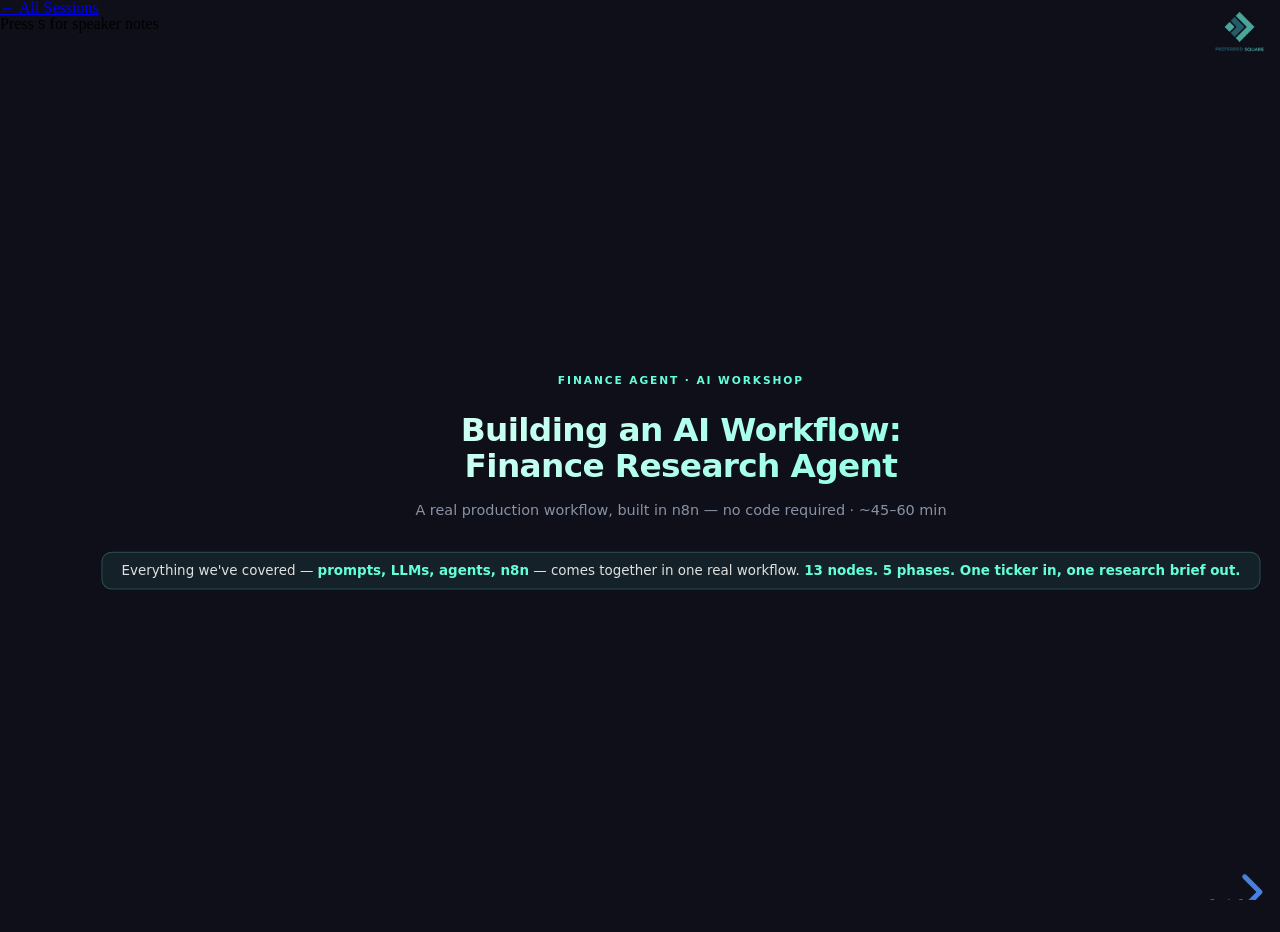
<file: module-finance-agent/index.html>
<!DOCTYPE html>
<html lang="en">
<head>
  <meta charset="UTF-8" />
  <meta name="viewport" content="width=device-width, initial-scale=1.0" />
  <title>Finance Research Agent | AI Workshop</title>

  <!-- Reveal.js -->
  <link rel="stylesheet" href="../assets/reveal/dist/reveal.css" />
  <!-- Custom theme -->
  <link rel="stylesheet" href="../assets/css/theme.css" />
  <!-- Highlight.js theme (for code blocks) -->
  <link rel="stylesheet" href="../assets/reveal/plugin/highlight/monokai.css" />

  <style>
    /* ── Module-specific styles ── */

    /* Title slide */
    .title-slide { text-align: center; }
    .title-slide .session-label {
      font-size: 0.65em;
      font-weight: 700;
      letter-spacing: 0.18em;
      text-transform: uppercase;
      color: var(--accent-teal);
      margin-bottom: 0.8em;
    }
    .title-slide h1 {
      font-size: 2em;
      margin-bottom: 0.4em;
      background: linear-gradient(135deg, #fff 0%, #64ffda 100%);
      -webkit-background-clip: text;
      -webkit-text-fill-color: transparent;
      background-clip: text;
    }
    .title-slide .subtitle {
      color: var(--text-muted);
      font-size: 0.88em;
      margin-bottom: 2em;
    }
    .title-opener {
      background: rgba(100,255,218,0.08);
      border: 1px solid rgba(100,255,218,0.22);
      border-radius: 10px;
      padding: 0.8em 1.4em;
      display: inline-block;
      font-size: 0.82em;
      color: var(--text-primary);
    }

    /* Phase pipeline */
    .phase-pipeline {
      display: flex;
      flex-direction: column;
      gap: 0.45em;
      text-align: left;
      max-width: 760px;
      margin: 0 auto;
    }
    .phase-row {
      display: flex;
      align-items: center;
      gap: 0.7em;
    }
    .phase-badge {
      font-size: 0.6em;
      font-weight: 700;
      letter-spacing: 0.12em;
      text-transform: uppercase;
      padding: 0.25em 0.7em;
      border-radius: 4px;
      min-width: 9em;
      text-align: center;
      flex-shrink: 0;
    }
    .phase-1 .phase-badge { background: rgba(79,142,247,0.18); color: var(--accent-blue); border: 1px solid rgba(79,142,247,0.35); }
    .phase-2 .phase-badge { background: rgba(255,209,102,0.15); color: var(--accent-gold); border: 1px solid rgba(255,209,102,0.35); }
    .phase-3 .phase-badge { background: rgba(100,255,218,0.12); color: var(--accent-teal); border: 1px solid rgba(100,255,218,0.3); }
    .phase-4 .phase-badge { background: rgba(200,100,255,0.12); color: #c864ff; border: 1px solid rgba(200,100,255,0.3); }
    .phase-5 .phase-badge { background: rgba(255,100,100,0.1); color: #ff7070; border: 1px solid rgba(255,100,100,0.28); }
    .phase-nodes {
      font-size: 0.72em;
      color: var(--text-muted);
    }
    .phase-nodes strong { color: var(--text-primary); }
    .phase-arrow {
      font-size: 0.75em;
      color: var(--text-dim);
      padding-left: 1.5em;
      padding-top: 0.1em;
    }

    /* Node detail cards */
    .node-grid {
      display: grid;
      grid-template-columns: 1fr 1fr;
      gap: 0.8em;
      text-align: left;
    }
    .node-card {
      background: var(--bg-card);
      border: 1px solid var(--border);
      border-radius: var(--radius);
      padding: 0.9em 1.1em;
    }
    .node-card h4 {
      font-size: 0.82em;
      font-weight: 700;
      color: var(--accent-blue);
      margin-bottom: 0.4em;
    }
    .node-card p, .node-card li {
      font-size: 0.72em;
      color: var(--text-muted);
      margin: 0.15em 0;
    }
    .node-card .node-label {
      font-size: 0.6em;
      font-weight: 700;
      text-transform: uppercase;
      letter-spacing: 0.1em;
      color: var(--text-dim);
      margin-bottom: 0.5em;
    }
    .principle-box {
      grid-column: 1 / -1;
      background: rgba(100,255,218,0.06);
      border: 1px solid rgba(100,255,218,0.2);
      border-radius: var(--radius);
      padding: 0.7em 1.1em;
      font-size: 0.75em;
      color: var(--accent-teal);
    }
    .principle-box strong { color: #fff; }

    /* Async diagram */
    .async-compare {
      display: grid;
      grid-template-columns: 1fr 1fr;
      gap: 1.2em;
      text-align: left;
    }
    .async-box {
      border-radius: var(--radius);
      padding: 1em 1.2em;
    }
    .async-box.bad {
      background: rgba(255,80,80,0.07);
      border: 1px solid rgba(255,80,80,0.22);
    }
    .async-box.good {
      background: rgba(100,255,218,0.07);
      border: 1px solid rgba(100,255,218,0.22);
    }
    .async-box h4 {
      font-size: 0.78em;
      font-weight: 700;
      margin-bottom: 0.6em;
    }
    .async-box.bad h4 { color: #ff7070; }
    .async-box.good h4 { color: var(--accent-teal); }
    .async-box pre {
      font-size: 0.65em;
      color: var(--text-muted);
      margin: 0;
      white-space: pre-wrap;
      line-height: 1.7;
      background: none;
    }

    /* Data sources grid */
    .source-grid {
      display: grid;
      grid-template-columns: 1fr 1fr 1fr;
      gap: 0.8em;
      text-align: left;
    }
    .source-card {
      background: var(--bg-card);
      border: 1px solid var(--border);
      border-radius: var(--radius);
      padding: 0.85em 1em;
    }
    .source-card .branch-label {
      font-size: 0.65em;
      font-weight: 700;
      text-transform: uppercase;
      letter-spacing: 0.1em;
      color: var(--accent-teal);
      margin-bottom: 0.5em;
    }
    .source-card h4 { font-size: 0.82em; font-weight: 700; margin-bottom: 0.4em; color: #fff; }
    .source-card p { font-size: 0.7em; color: var(--text-muted); margin: 0.2em 0; }
    .source-card .url { font-size: 0.62em; color: var(--text-dim); font-family: monospace; margin-top: 0.5em; word-break: break-all; }

    /* Table */
    .data-table {
      width: 100%;
      border-collapse: collapse;
      font-size: 0.76em;
      text-align: left;
    }
    .data-table th {
      color: var(--text-dim);
      font-weight: 600;
      text-transform: uppercase;
      font-size: 0.85em;
      letter-spacing: 0.08em;
      padding: 0.5em 0.8em;
      border-bottom: 1px solid var(--border);
    }
    .data-table td {
      padding: 0.6em 0.8em;
      border-bottom: 1px solid rgba(255,255,255,0.05);
      color: var(--text-muted);
      vertical-align: top;
    }
    .data-table td:first-child { color: var(--text-primary); font-weight: 600; }
    .data-table tr:last-child td { border-bottom: none; }

    /* Prompt display */
    .prompt-block {
      background: rgba(0,0,0,0.35);
      border: 1px solid var(--border);
      border-radius: var(--radius);
      padding: 0.9em 1.2em;
      text-align: left;
      font-size: 0.72em;
      font-family: monospace;
      color: var(--text-muted);
      white-space: pre-wrap;
      line-height: 1.65;
    }
    .prompt-block .kw { color: var(--accent-blue); font-weight: 700; }
    .prompt-block .label { color: var(--accent-gold); }
    .prompt-block .comment { color: var(--text-dim); }

    .prompt-annotation {
      display: flex;
      gap: 0.6em;
      align-items: flex-start;
      margin-bottom: 0.5em;
    }
    .prompt-annotation .ann-tag {
      font-size: 0.62em;
      font-weight: 700;
      text-transform: uppercase;
      letter-spacing: 0.1em;
      padding: 0.2em 0.55em;
      border-radius: 4px;
      flex-shrink: 0;
      margin-top: 0.1em;
    }
    .ann-role { background: rgba(79,142,247,0.15); color: var(--accent-blue); border: 1px solid rgba(79,142,247,0.3); }
    .ann-inst { background: rgba(100,255,218,0.12); color: var(--accent-teal); border: 1px solid rgba(100,255,218,0.28); }
    .ann-const { background: rgba(255,80,80,0.1); color: #ff7070; border: 1px solid rgba(255,80,80,0.25); }
    .ann-out { background: rgba(255,209,102,0.12); color: var(--accent-gold); border: 1px solid rgba(255,209,102,0.28); }
    .prompt-annotation p { font-size: 0.76em; color: var(--text-muted); margin: 0; }

    /* Temperature scale */
    .temp-scale {
      display: flex;
      flex-direction: column;
      gap: 0.5em;
      text-align: left;
    }
    .temp-row {
      display: flex;
      align-items: center;
      gap: 1em;
      background: var(--bg-card);
      border-radius: var(--radius);
      padding: 0.65em 1em;
      border: 1px solid var(--border);
    }
    .temp-row.active {
      border-color: rgba(100,255,218,0.4);
      background: rgba(100,255,218,0.06);
    }
    .temp-badge {
      font-size: 0.75em;
      font-weight: 700;
      font-family: monospace;
      color: var(--accent-gold);
      min-width: 6em;
    }
    .temp-row.active .temp-badge { color: var(--accent-teal); }
    .temp-desc { font-size: 0.72em; color: var(--text-muted); }
    .temp-use { font-size: 0.67em; color: var(--text-dim); }
    .temp-row.active .temp-desc, .temp-row.active .temp-use { color: var(--text-primary); }
    .active-tag {
      font-size: 0.58em;
      font-weight: 700;
      color: var(--accent-teal);
      border: 1px solid rgba(100,255,218,0.35);
      border-radius: 4px;
      padding: 0.15em 0.5em;
      margin-left: auto;
    }

    /* Five patterns */
    .pattern-list {
      display: flex;
      flex-direction: column;
      gap: 0.55em;
      text-align: left;
      max-width: 800px;
      margin: 0 auto;
    }
    .pattern-item {
      display: flex;
      align-items: flex-start;
      gap: 0.9em;
      background: var(--bg-card);
      border: 1px solid var(--border);
      border-radius: var(--radius);
      padding: 0.7em 1em;
    }
    .pattern-num {
      font-size: 1.3em;
      font-weight: 800;
      color: var(--accent-teal);
      opacity: 0.5;
      min-width: 1.2em;
      line-height: 1;
    }
    .pattern-text h4 { font-size: 0.82em; font-weight: 700; color: #fff; margin-bottom: 0.2em; }
    .pattern-text p { font-size: 0.7em; color: var(--text-muted); margin: 0; }

    /* Activity */
    .activity-flow {
      display: flex;
      flex-direction: column;
      gap: 0;
      text-align: left;
      max-width: 720px;
      margin: 0 auto;
    }
    .activity-step {
      display: flex;
      align-items: flex-start;
      gap: 0.7em;
    }
    .a-connector {
      display: flex;
      flex-direction: column;
      align-items: center;
      flex-shrink: 0;
    }
    .a-dot {
      width: 10px;
      height: 10px;
      border-radius: 50%;
      background: var(--accent-teal);
      flex-shrink: 0;
      margin-top: 0.3em;
    }
    .a-line {
      width: 2px;
      flex: 1;
      background: rgba(100,255,218,0.2);
      min-height: 1.5em;
    }
    .a-content {
      padding-bottom: 0.7em;
      flex: 1;
    }
    .a-content h4 { font-size: 0.78em; font-weight: 700; color: var(--accent-teal); margin-bottom: 0.1em; }
    .a-content p { font-size: 0.68em; color: var(--text-dim); margin: 0; }

    /* Activity examples */
    .example-chips {
      display: flex;
      flex-wrap: wrap;
      gap: 0.5em;
      margin-top: 0.6em;
    }
    .chip {
      font-size: 0.65em;
      color: var(--text-muted);
      background: var(--bg-card);
      border: 1px solid var(--border);
      border-radius: 20px;
      padding: 0.25em 0.75em;
    }

    /* Takeaways */
    .takeaway-list {
      display: flex;
      flex-direction: column;
      gap: 0.4em;
      text-align: left;
      max-width: 800px;
      margin: 0 auto;
    }
    .takeaway-item {
      display: flex;
      align-items: flex-start;
      gap: 0.8em;
      padding: 0.5em 0;
      border-bottom: 1px solid var(--border);
    }
    .takeaway-item:last-child { border-bottom: none; }
    .takeaway-num {
      font-size: 1em;
      font-weight: 800;
      color: var(--accent-teal);
      opacity: 0.45;
      min-width: 1.4em;
      line-height: 1.4;
    }
    .takeaway-text { font-size: 0.8em; color: var(--text-primary); line-height: 1.55; }

    /* Code inline */
    code {
      font-family: monospace;
      background: rgba(255,255,255,0.07);
      border-radius: 3px;
      padding: 0.1em 0.4em;
      font-size: 0.9em;
      color: var(--accent-gold);
    }

    /* Section intro */
    .section-intro {
      font-size: 0.82em;
      color: var(--text-muted);
      max-width: 640px;
      margin: 0 auto 1em;
      text-align: center;
      line-height: 1.6;
    }

    /* Merge node visual */
    .merge-visual {
      display: flex;
      align-items: center;
      justify-content: center;
      gap: 0.4em;
      margin: 0.4em 0 0.8em;
      font-size: 0.75em;
    }
    .merge-in {
      display: flex;
      flex-direction: column;
      gap: 0.3em;
    }
    .merge-branch {
      background: var(--bg-card);
      border: 1px solid var(--border);
      border-radius: 4px;
      padding: 0.25em 0.7em;
      color: var(--text-muted);
      font-size: 0.88em;
    }
    .merge-arrow { color: var(--text-dim); font-size: 1.4em; }
    .merge-node {
      background: rgba(100,255,218,0.1);
      border: 1px solid rgba(100,255,218,0.3);
      border-radius: 8px;
      padding: 0.5em 1em;
      color: var(--accent-teal);
      font-weight: 700;
    }
    .merge-out-arrow { color: var(--text-dim); font-size: 1.4em; }
    .merge-out {
      background: rgba(79,142,247,0.1);
      border: 1px solid rgba(79,142,247,0.3);
      border-radius: 8px;
      padding: 0.5em 1em;
      color: var(--accent-blue);
      font-weight: 700;
    }
  </style>
</head>
<body>

  <!-- Logo -->
  <img src="../assets/images/02.%20PS%20Logo_Vertical.png" alt="Preferred Square"
       style="position:fixed; top:12px; right:16px; height:40px; z-index:100; opacity:0.85;" />

  <!-- Back to home -->
  <a href="../index.html" class="home-link" target="_blank">← All Sessions</a>

  <!-- Speaker notes hint -->
  <div class="notes-hint">Press <kbd>S</kbd> for speaker notes</div>

  <div class="reveal">
    <div class="slides">

      <!-- ─────────────────────────────── SLIDE 1 — Title ─────────────────────────────── -->
      <section class="title-slide">
        <div class="session-label">Finance Agent · AI Workshop</div>
        <h1>Building an AI Workflow:<br/>Finance Research Agent</h1>
        <p class="subtitle">A real production workflow, built in n8n — no code required · ~45–60 min</p>
        <div class="title-opener">
          Everything we've covered — <strong>prompts, LLMs, agents, n8n</strong> — comes together in one real workflow. <strong>13 nodes. 5 phases. One ticker in, one research brief out.</strong>
        </div>
        <aside class="notes">
          Open with context. "Everything we've covered — prompts, LLMs, agents, n8n — we're going to see it all come together in one real workflow. This isn't a toy example. This workflow runs against live data and produces a professional-quality output. By the end of this session you'll be able to read any n8n workflow and understand exactly what it's doing."
        </aside>
      </section>

      <!-- ─────────────────────────────── SLIDE 2 — Business Problem ─────────────────────────────── -->
      <section>
        <h2>What does a human analyst do today?</h2>
        <p class="section-intro">The manual process — for a single company</p>
        <div class="node-grid" style="grid-template-columns: 1fr 1fr 1fr; max-width: 820px; margin: 0 auto 0.9em;">
          <div class="node-card">
            <div class="node-label">Step 1</div>
            <h4>SEC EDGAR</h4>
            <p>Look up latest 10-K and 10-Q filings from the regulator</p>
          </div>
          <div class="node-card">
            <div class="node-label">Step 2</div>
            <h4>Yahoo Finance</h4>
            <p>Check current price, market cap, 52-week range</p>
          </div>
          <div class="node-card">
            <div class="node-label">Step 3</div>
            <h4>News search</h4>
            <p>Find recent business stories — filter for relevance</p>
          </div>
          <div class="node-card" style="grid-column: 1 / 3;">
            <div class="node-label">Step 4</div>
            <h4>Synthesise</h4>
            <p>Read everything across all three sources, write a structured brief, format it for sharing</p>
          </div>
          <div class="node-card" style="background: rgba(255,209,102,0.07); border-color: rgba(255,209,102,0.25);">
            <div class="node-label" style="color: var(--accent-gold);">Time</div>
            <h4 style="color: var(--accent-gold);">45–90 min</h4>
            <p>Per company, for a competent analyst</p>
          </div>
        </div>
        <div style="background: rgba(100,255,218,0.07); border: 1px solid rgba(100,255,218,0.25); border-radius: 8px; padding: 0.65em 1.2em; font-size: 0.78em; color: var(--accent-teal); max-width: 820px; margin: 0 auto; text-align: left;">
          <strong style="color:#fff;">This workflow does the same thing</strong> — end to end, in under 60 seconds, for any publicly listed US company, triggered by a single API call with a ticker symbol.
        </div>
        <aside class="notes">
          This is the ROI framing. Don't dwell on it, but make it concrete. The question to ask the room: "What's the equivalent in your work? Where are you manually gathering information from 2–3 sources and synthesising it into a document?" That's where this pattern applies.
        </aside>
      </section>

      <!-- ─────────────────────────────── SLIDE 3 — Workflow at a Glance ─────────────────────────────── -->
      <section>
        <h2>13 nodes · 5 phases · One ticker in, one brief out</h2>
        <div class="phase-pipeline" style="margin-top: 0.6em;">
          <div class="phase-row phase-1">
            <div class="phase-badge">Phase 1 — Entry</div>
            <div class="phase-nodes">Webhook &nbsp;→&nbsp; <strong>GETtickermap</strong> &nbsp;→&nbsp; <strong>Validate ticker</strong> &nbsp;→&nbsp; <strong>Extract CIK</strong></div>
          </div>
          <div class="phase-arrow">↓</div>
          <div class="phase-row phase-2">
            <div class="phase-badge">Phase 2 — Async</div>
            <div class="phase-nodes">Extract CIK &nbsp;→&nbsp; <strong>Respond to Webhook</strong> &nbsp;&nbsp;<em style="color:var(--accent-gold); font-size:0.88em;">returns HTTP 202 immediately</em></div>
          </div>
          <div class="phase-arrow">↓</div>
          <div class="phase-row phase-3">
            <div class="phase-badge">Phase 3 — Parallel</div>
            <div class="phase-nodes"><strong>SEC EDGAR</strong> &nbsp;|&nbsp; <strong>Yahoo Finance</strong> &nbsp;|&nbsp; <strong>News Search</strong> &nbsp;&nbsp;<em style="color:var(--accent-teal); font-size:0.88em;">all three run simultaneously</em></div>
          </div>
          <div class="phase-arrow">↓</div>
          <div class="phase-row phase-4">
            <div class="phase-badge">Phase 4 — Process</div>
            <div class="phase-nodes"><strong>Merge</strong> &nbsp;→&nbsp; <strong>Combine</strong> &nbsp;→&nbsp; <strong>Build Prompt</strong> &nbsp;→&nbsp; <strong>Generate Brief</strong></div>
          </div>
          <div class="phase-arrow">↓</div>
          <div class="phase-row phase-5">
            <div class="phase-badge">Phase 5 — Output</div>
            <div class="phase-nodes"><strong>Format as HTML</strong> &nbsp;→&nbsp; <code>AAPL_brief_2025-03-25.html</code></div>
          </div>
        </div>
        <aside class="notes">
          Walk through the five phases slowly. The key insight to land: Phase 3 runs in parallel — three HTTP requests happen simultaneously, not one after the other. That's intentional architecture, not an accident. Come back to this when you reach the Merge node.
        </aside>
      </section>

      <!-- ─────────────────────────────── SLIDE 4 — Phase 1: Validation ─────────────────────────────── -->
      <section>
        <h2>Phase 1 — Always validate before you do anything expensive</h2>
        <div class="node-grid" style="margin-top: 0.5em;">
          <div class="node-card">
            <div class="node-label">Node 1</div>
            <h4>Webhook</h4>
            <p>Listens at <code>/financial-research</code> for incoming requests</p>
            <p>Configured in <code>responseNode</code> mode — a downstream node controls the HTTP reply</p>
          </div>
          <div class="node-card">
            <div class="node-label">Node 2</div>
            <h4>GETtickermap</h4>
            <p>Fetches the full SEC EDGAR company list — every registered public company and their CIK identifier</p>
            <p>Ready and waiting before validation completes</p>
          </div>
          <div class="node-card">
            <div class="node-label">Node 3</div>
            <h4>Validate ticker</h4>
            <p>Three rules: reject empty input · enforce 1–5 uppercase letters (NASDAQ format) · block reserved strings like <code>TEST</code>, <code>NULL</code></p>
            <p>Protects downstream nodes from bad input</p>
          </div>
          <div class="node-card">
            <div class="node-label">Node 4</div>
            <h4>Extract CIK</h4>
            <p>Looks up the ticker in the company map</p>
            <p>Zero-pads the CIK to 10 digits (SEC URL format: <code>CIK0000320193</code>)</p>
            <p>Outputs a clean <code>&#123; ticker, cik &#125;</code> object</p>
          </div>
          <div class="principle-box">
            <strong>Key principle:</strong> Validate early. The cheapest place to catch a bad input is before you've made four API calls.
          </div>
        </div>
        <aside class="notes">
          Ask the room: "Why validate before you fetch data?" The answer is cost and reliability — every wasted API call is time and money. In a production workflow, input validation is always the first node after the trigger.
        </aside>
      </section>

      <!-- ─────────────────────────────── SLIDE 5 — Phase 2: Async ─────────────────────────────── -->
      <section>
        <h2>Phase 2 — Don't make the caller wait</h2>
        <p class="section-intro">Respond immediately, then keep working</p>
        <div class="async-compare">
          <div class="async-box bad">
            <h4>✗ Synchronous (the wrong way)</h4>
            <pre>Caller sends request
  → Workflow runs
    (60 sec of API calls + LLM)
  → Caller waits...
  → Caller's timeout: 30 sec ✗
  → Connection dropped</pre>
          </div>
          <div class="async-box good">
            <h4>✓ Async (this workflow)</h4>
            <pre>Caller sends request
  → Validate ticker (&lt; 1 sec)
  → <strong>HTTP 202 Accepted</strong>
    { status: "accepted",
      ticker: "AAPL" }
  → Caller unblocked ✓
  → Workflow continues in background
  → HTML brief delivered when ready</pre>
          </div>
        </div>
        <div style="background: rgba(255,209,102,0.07); border: 1px solid rgba(255,209,102,0.22); border-radius: 8px; padding: 0.65em 1.2em; font-size: 0.76em; color: var(--text-muted); margin-top: 0.8em; text-align: left; max-width: 820px; margin-left: auto; margin-right: auto;">
          <strong style="color: var(--accent-gold);">Why it matters:</strong> Most real-world AI workflows take longer than a browser or API client will wait. Delivery via a separate channel could mean: a Slack message, an email, a webhook callback, or a file on a shared drive.
        </div>
        <aside class="notes">
          This is an architectural pattern that appears in almost every production AI system. The caller gets a fast acknowledgement; the actual output arrives asynchronously. Ask: "How do results get back to you in the tools you use today?" — they'll usually describe some version of this pattern already.
        </aside>
      </section>

      <!-- ─────────────────────────────── SLIDE 6 — Phase 3: Parallel Fetch ─────────────────────────────── -->
      <section>
        <h2>Phase 3 — Three sources · One go · Not one at a time</h2>
        <p class="section-intro">Each source is independent — running them sequentially would triple the wait time for no reason</p>
        <div class="source-grid">
          <div class="source-card">
            <div class="branch-label">Branch A</div>
            <h4>SEC EDGAR</h4>
            <p>Full submission history — 10-K annual, 10-Q quarterly, 8-K current reports</p>
            <p>Most authoritative financial source — direct from the regulator</p>
            <p class="url">data.sec.gov/submissions/CIK{cik}.json</p>
          </div>
          <div class="source-card">
            <div class="branch-label">Branch B</div>
            <h4>Yahoo Finance</h4>
            <p>1 year of daily price data — current price, previous close, 52-week high/low, market cap, currency, exchange</p>
            <p class="url">query1.finance.yahoo.com/v8/finance/chart/{ticker}</p>
          </div>
          <div class="source-card">
            <div class="branch-label">Branch C</div>
            <h4>News Search</h4>
            <p>Latest English-language business news mentioning the ticker — titles, sources, dates, descriptions, URLs</p>
            <p class="url">newsdata.io/api/1/latest?q={ticker}&language=en</p>
          </div>
        </div>
        <div class="principle-box" style="margin-top: 0.7em;">
          <strong>Total wait time for Phase 3 = time of the slowest single request</strong> — not the sum of all three. This pattern is worth replicating anywhere you gather context from multiple independent sources.
        </div>
        <aside class="notes">
          Point out the architectural elegance: the total wait time for Phase 3 is the time of the slowest single request — not the sum of all three. This is a pattern worth replicating anywhere you're gathering context from multiple independent sources.
        </aside>
      </section>

      <!-- ─────────────────────────────── SLIDE 7 — Merge Node ─────────────────────────────── -->
      <section>
        <h2>The Merge Node — Waiting for everyone before moving on</h2>
        <div class="merge-visual" style="margin: 0.6em 0 0.8em;">
          <div class="merge-in">
            <div class="merge-branch">SEC EDGAR</div>
            <div class="merge-branch">Yahoo Finance</div>
            <div class="merge-branch">News Search</div>
          </div>
          <div class="merge-arrow">→</div>
          <div class="merge-node">Merge<br/><small style="font-size:0.7em; font-weight:400; opacity:0.7;">Combine · By Position</small></div>
          <div class="merge-out-arrow">→</div>
          <div class="merge-out">Combine<br/><small style="font-size:0.7em; font-weight:400; opacity:0.7;">All data available</small></div>
        </div>
        <div class="node-grid" style="grid-template-columns: 1fr 1fr;">
          <div class="node-card">
            <div class="node-label">Without the Merge node</div>
            <h4 style="color: #ff7070;">Incomplete data</h4>
            <p>The Combine node fires as soon as the first branch finishes — processes missing two out of three sources</p>
            <p>LLM brief built on partial information</p>
          </div>
          <div class="node-card" style="border-color: rgba(100,255,218,0.3);">
            <div class="node-label">With the Merge node</div>
            <h4 style="color: var(--accent-teal);">All three complete</h4>
            <p>Merge waits for all three inputs before releasing data downstream</p>
            <p>Mode: <code>Combine → Merge by Position</code></p>
          </div>
          <div class="principle-box">
            <strong>Parallel</strong> = doing multiple things at once. <strong>Merge</strong> = waiting until they're all done. Together these two patterns are how you build fast, reliable data-gathering workflows.
          </div>
        </div>
        <aside class="notes">
          The Merge node is the synchronisation point. Ask: "Can you think of a workflow in your work where you'd want to pull from multiple sources simultaneously?"
        </aside>
      </section>

      <!-- ─────────────────────────────── SLIDE 8 — Normalise Before LLM ─────────────────────────────── -->
      <section>
        <h2>Never send raw API responses to an LLM</h2>
        <p class="section-intro">The Combine node curates exactly what the model needs to see</p>
        <table class="data-table" style="max-width: 820px; margin: 0 auto 0.8em;">
          <thead>
            <tr>
              <th>Source</th>
              <th>Raw response</th>
              <th>What's extracted</th>
            </tr>
          </thead>
          <tbody>
            <tr>
              <td>SEC EDGAR</td>
              <td>Full submission history — potentially thousands of filings</td>
              <td>3 most recent 10-K, 10-Q, and 8-K only</td>
            </tr>
            <tr>
              <td>Yahoo Finance</td>
              <td>Full year of daily OHLCV price data</td>
              <td>Current price, prev close, 52-wk high/low, market cap, currency</td>
            </tr>
            <tr>
              <td>News Search</td>
              <td>All articles returned by the API</td>
              <td>Top 5 articles: title, source, date, description, URL</td>
            </tr>
          </tbody>
        </table>
        <div class="node-grid" style="grid-template-columns: 1fr 1fr 1fr; max-width: 820px; margin: 0 auto;">
          <div class="node-card">
            <h4>Context window limit</h4>
            <p>You can't send 1,000 SEC filings — the LLM simply won't fit them</p>
          </div>
          <div class="node-card">
            <h4>Signal vs noise</h4>
            <p>Irrelevant data distracts the model and degrades output quality</p>
          </div>
          <div class="node-card">
            <h4>Cost</h4>
            <p>Smaller prompts = fewer tokens = lower cost per workflow run</p>
          </div>
        </div>
        <aside class="notes">
          This is a direct callback to Session 1 — context windows are finite. The Combine node is doing the work of a human analyst who'd scan through hundreds of filings and pick only the relevant ones before writing the brief. Curating the context before the LLM sees it is one of the most impactful things you can do for output quality.
        </aside>
      </section>

      <!-- ─────────────────────────────── SLIDE 9 — Build Prompt ─────────────────────────────── -->
      <section>
        <h2>Building the Prompt — The most important node in the workflow</h2>
        <div style="display: grid; grid-template-columns: 1fr 1fr; gap: 0.9em; max-width: 860px; margin: 0.5em auto 0; text-align: left;">
          <div>
            <p style="font-size: 0.72em; color: var(--text-dim); text-transform: uppercase; letter-spacing: 0.1em; font-weight: 700; margin-bottom: 0.5em;">System Prompt</p>
            <div class="prompt-annotation">
              <span class="ann-tag ann-role">Role</span>
              <p>You are a <strong>senior equity research analyst</strong>.</p>
            </div>
            <div class="prompt-annotation">
              <span class="ann-tag ann-inst">Instruction</span>
              <p>Generate a structured, factual financial research brief <strong>based strictly on the data provided</strong>.</p>
            </div>
            <div class="prompt-annotation">
              <span class="ann-tag ann-const">Constraint</span>
              <p>Do not speculate, hallucinate figures, or make buy/sell recommendations.</p>
            </div>
            <div class="prompt-annotation">
              <span class="ann-tag ann-const">Fallback</span>
              <p>Mark missing sections <code>[DATA UNAVAILABLE]</code>.</p>
            </div>
          </div>
          <div>
            <p style="font-size: 0.72em; color: var(--text-dim); text-transform: uppercase; letter-spacing: 0.1em; font-weight: 700; margin-bottom: 0.5em;">User Message + Output Format</p>
            <div class="prompt-block" style="font-size: 0.67em;">
<span class="comment">Generate a financial research brief for {ticker}.</span>

<span class="label">SEC FILINGS:</span>  {10-K, 10-Q, 8-K metadata}
<span class="label">FINANCIALS:</span>   {price, market cap, 52-wk range}
<span class="label">RECENT NEWS:</span>  {top 5 news articles}

<span class="kw">Structure output as:</span>
## 1. Executive Summary
## 2. Recent SEC Filings
## 3. Financial Highlights
## 4. Recent News &amp; Events
## 5. Risk Flags
## 6. KPI Snapshot</div>
            <div class="prompt-annotation" style="margin-top: 0.5em;">
              <span class="ann-tag ann-out">Output</span>
              <p>Six <code>##</code> headings — so the HTML formatter can reliably parse and style each section</p>
            </div>
          </div>
        </div>
        <aside class="notes">
          This is Session 1 prompt engineering applied directly in production. Point out each element: Role, Instruction, Constraints, Output format. The output format instruction — the six ## headings — is particularly important. By specifying exactly what headings the LLM should produce, the downstream HTML formatter can reliably parse and style the output. Structure in = structure out.
        </aside>
      </section>

      <!-- ─────────────────────────────── SLIDE 10 — LLM Call / Temperature ─────────────────────────────── -->
      <section>
        <h2>Temperature 0.2 — and why it matters here</h2>
        <div style="display: grid; grid-template-columns: 1fr 1fr; gap: 1em; max-width: 840px; margin: 0.5em auto 0; text-align: left;">
          <div>
            <p style="font-size: 0.72em; color: var(--text-dim); text-transform: uppercase; letter-spacing: 0.1em; font-weight: 700; margin-bottom: 0.5em;">Node configuration</p>
            <table class="data-table" style="font-size: 0.78em;">
              <thead><tr><th>Parameter</th><th>Value</th></tr></thead>
              <tbody>
                <tr><td>Model</td><td><code>gpt-4o</code> — complex synthesis task</td></tr>
                <tr><td>max_tokens</td><td><code>2,000</code> — thorough brief, no runaway generation</td></tr>
                <tr><td>temperature</td><td><code>0.2</code> — factual, deterministic, consistent</td></tr>
              </tbody>
            </table>
            <div style="margin-top: 0.7em; font-size: 0.72em; color: var(--text-muted); background: rgba(100,255,218,0.06); border: 1px solid rgba(100,255,218,0.2); border-radius: 6px; padding: 0.6em 0.9em;">
              Running this workflow 100 times on the same ticker produces <strong style="color:#fff;">structurally identical briefs</strong> — varying only with the input data. That predictability is exactly what you want for a professional output.
            </div>
          </div>
          <div>
            <p style="font-size: 0.72em; color: var(--text-dim); text-transform: uppercase; letter-spacing: 0.1em; font-weight: 700; margin-bottom: 0.5em;">Temperature scale</p>
            <div class="temp-scale">
              <div class="temp-row active">
                <div class="temp-badge">0.0 – 0.3</div>
                <div>
                  <div class="temp-desc">Factual · consistent · low creativity</div>
                  <div class="temp-use">Research briefs · data extraction · classification</div>
                </div>
                <div class="active-tag">This workflow</div>
              </div>
              <div class="temp-row">
                <div class="temp-badge">0.5 – 0.7</div>
                <div>
                  <div class="temp-desc">Balanced — some variation, coherent</div>
                  <div class="temp-use">Summaries · explanations · general Q&amp;A</div>
                </div>
              </div>
              <div class="temp-row">
                <div class="temp-badge">0.8 – 1.0</div>
                <div>
                  <div class="temp-desc">High creativity · varied output</div>
                  <div class="temp-use">Brainstorming · copywriting · ideation</div>
                </div>
              </div>
            </div>
          </div>
        </div>
        <aside class="notes">
          Temperature is one of the most consequential prompt-level decisions in a production workflow. Ask the room: "Would you want the model to be creative when generating a financial brief?" — the answer is clearly no. But you might want creativity for brainstorming workflows. They now have the mental model to make that call themselves.
        </aside>
      </section>

      <!-- ─────────────────────────────── SLIDE 11 — Format Output ─────────────────────────────── -->
      <section>
        <h2>From LLM markdown to a shareable HTML document</h2>
        <p class="section-intro">The Format as HTML node converts the raw LLM response into a styled, publication-quality file</p>
        <div style="display: grid; grid-template-columns: 1fr 1fr; gap: 1em; max-width: 840px; margin: 0 auto; text-align: left;">
          <div>
            <p style="font-size: 0.7em; color: var(--text-dim); text-transform: uppercase; letter-spacing: 0.1em; font-weight: 700; margin-bottom: 0.4em;">Input (raw LLM text)</p>
            <div class="prompt-block" style="font-size: 0.67em;">
## 1. Executive Summary
Apple Inc. (AAPL) reported...

**Key financials:**
- Revenue: $94.9B (Q1 FY2025)
- Market cap: $3.2T</div>
            <div style="text-align: center; font-size: 0.9em; color: var(--text-dim); margin: 0.4em 0;">↓ JavaScript code node</div>
            <div class="prompt-block" style="font-size: 0.67em; border-color: rgba(100,255,218,0.3);">
&lt;h2&gt;1. Executive Summary&lt;/h2&gt;
&lt;p&gt;Apple Inc. (AAPL) reported...&lt;/p&gt;
&lt;p&gt;&lt;strong&gt;Key financials:&lt;/strong&gt;&lt;/p&gt;
&lt;ul&gt;
  &lt;li&gt;Revenue: $94.9B (Q1 FY2025)&lt;/li&gt;
  &lt;li&gt;Market cap: $3.2T&lt;/li&gt;
&lt;/ul&gt;</div>
          </div>
          <div>
            <p style="font-size: 0.7em; color: var(--text-dim); text-transform: uppercase; letter-spacing: 0.1em; font-weight: 700; margin-bottom: 0.4em;">Output file</p>
            <div class="node-grid" style="grid-template-columns: 1fr; gap: 0.5em;">
              <div class="node-card" style="padding: 0.6em 0.9em;">
                <p>Georgia serif font — equity research house style</p>
              </div>
              <div class="node-card" style="padding: 0.6em 0.9em;">
                <p>860px container — readable at screen width</p>
              </div>
              <div class="node-card" style="padding: 0.6em 0.9em;">
                <p>Disclaimer footer — important for any financial output</p>
              </div>
              <div class="node-card" style="padding: 0.6em 0.9em; border-color: rgba(255,209,102,0.3);">
                <p>Named <code>AAPL_brief_2025-03-25.html</code> — encoded as Base64 for download</p>
              </div>
            </div>
            <div style="margin-top: 0.5em; font-size: 0.7em; color: var(--text-muted); background: rgba(79,142,247,0.07); border: 1px solid rgba(79,142,247,0.2); border-radius: 6px; padding: 0.5em 0.8em;">
              <strong style="color: var(--accent-blue);">Reusable pattern:</strong> LLM → raw text → code node → formatted document. Works for reports, proposals, briefings, summaries.
            </div>
          </div>
        </div>
        <aside class="notes">
          Point out that the LLM was instructed to use ## headings precisely so this formatter can reliably find and convert them. The workflow is a chain where each node's output is designed to be the next node's input. That design thinking is the core skill.
        </aside>
      </section>

      <!-- ─────────────────────────────── SLIDE 12 — Five Patterns ─────────────────────────────── -->
      <section>
        <h2>Five patterns to take everywhere</h2>
        <p class="section-intro">Every high-quality AI workflow you build will use some combination of these</p>
        <div class="pattern-list">
          <div class="pattern-item">
            <div class="pattern-num">1</div>
            <div class="pattern-text">
              <h4>Validate at the entry point</h4>
              <p>Bad input causes cascading failures. The cheapest fix is at the front door.</p>
            </div>
          </div>
          <div class="pattern-item">
            <div class="pattern-num">2</div>
            <div class="pattern-text">
              <h4>Respond asynchronously</h4>
              <p>Don't make callers wait for long-running AI tasks. Acknowledge immediately, deliver when ready.</p>
            </div>
          </div>
          <div class="pattern-item">
            <div class="pattern-num">3</div>
            <div class="pattern-text">
              <h4>Gather context in parallel</h4>
              <p>Independent data sources should run simultaneously. Use a Merge node to synchronise.</p>
            </div>
          </div>
          <div class="pattern-item">
            <div class="pattern-num">4</div>
            <div class="pattern-text">
              <h4>Normalise before the LLM</h4>
              <p>Curate what the model sees. Less noise = better output. Structured input = structured output.</p>
            </div>
          </div>
          <div class="pattern-item">
            <div class="pattern-num">5</div>
            <div class="pattern-text">
              <h4>Match temperature to the task</h4>
              <p>Low temperature for factual, consistent outputs. Higher temperature for creative tasks.</p>
            </div>
          </div>
        </div>
        <aside class="notes">
          These are the five things to write down. Everything else in the workflow is implementation detail — these patterns are architectural principles that apply to any domain: HR, operations, procurement, product, legal. Ask: "Which of these five would be most useful in the workflow you sketched at the end of Session 4?"
        </aside>
      </section>

      <!-- ─────────────────────────────── SLIDE 13 — Activity ─────────────────────────────── -->
      <section>
        <h2>Activity — Design your own research agent</h2>
        <div style="display: grid; grid-template-columns: 1fr 1fr; gap: 1em; max-width: 860px; margin: 0.5em auto 0; text-align: left;">
          <div>
            <p style="font-size: 0.7em; color: var(--text-dim); text-transform: uppercase; letter-spacing: 0.1em; font-weight: 700; margin-bottom: 0.5em;">Sketch your workflow — pick a domain you work in</p>
            <div class="activity-flow">
              <div class="activity-step">
                <div class="a-connector"><div class="a-dot"></div><div class="a-line"></div></div>
                <div class="a-content"><h4>Trigger</h4><p>How does the request come in?</p></div>
              </div>
              <div class="activity-step">
                <div class="a-connector"><div class="a-dot"></div><div class="a-line"></div></div>
                <div class="a-content"><h4>Validation</h4><p>What do you need to check before fetching data?</p></div>
              </div>
              <div class="activity-step">
                <div class="a-connector"><div class="a-dot"></div><div class="a-line"></div></div>
                <div class="a-content"><h4>Async response</h4><p>What do you tell the caller while you work?</p></div>
              </div>
              <div class="activity-step">
                <div class="a-connector"><div class="a-dot"></div><div class="a-line"></div></div>
                <div class="a-content"><h4>Data sources (parallel)</h4><p>Source A, Source B, Source C — what are they?</p></div>
              </div>
              <div class="activity-step">
                <div class="a-connector"><div class="a-dot"></div><div class="a-line"></div></div>
                <div class="a-content"><h4>Combine &amp; normalise</h4><p>What do you extract from each source?</p></div>
              </div>
              <div class="activity-step">
                <div class="a-connector"><div class="a-dot"></div><div class="a-line"></div></div>
                <div class="a-content"><h4>LLM prompt</h4><p>What role? What output structure?</p></div>
              </div>
              <div class="activity-step">
                <div class="a-connector"><div class="a-dot"></div></div>
                <div class="a-content"><h4>Output</h4><p>What format? Where does it go?</p></div>
              </div>
            </div>
          </div>
          <div>
            <p style="font-size: 0.7em; color: var(--text-dim); text-transform: uppercase; letter-spacing: 0.1em; font-weight: 700; margin-bottom: 0.5em;">Examples to prompt thinking</p>
            <div class="example-chips" style="flex-direction: column; gap: 0.4em;">
              <div class="node-card" style="padding: 0.6em 0.9em;">
                <h4 style="font-size: 0.78em;">Supplier research brief</h4>
                <p>Companies House · news · internal procurement data</p>
              </div>
              <div class="node-card" style="padding: 0.6em 0.9em;">
                <h4 style="font-size: 0.78em;">Project status brief</h4>
                <p>Jira · Confluence · email threads</p>
              </div>
              <div class="node-card" style="padding: 0.6em 0.9em;">
                <h4 style="font-size: 0.78em;">Candidate brief</h4>
                <p>LinkedIn overview · job spec · interview notes</p>
              </div>
              <div class="node-card" style="padding: 0.6em 0.9em;">
                <h4 style="font-size: 0.78em;">Client brief</h4>
                <p>CRM data · recent emails · public news</p>
              </div>
            </div>
            <div style="margin-top: 0.6em; background: rgba(255,209,102,0.07); border: 1px solid rgba(255,209,102,0.22); border-radius: 6px; padding: 0.6em 0.9em; font-size: 0.72em; color: var(--text-muted);">
              <strong style="color: var(--accent-gold);">Debrief question:</strong> "Which data source would be hardest to connect programmatically — and what would you do manually while that's being solved?"
            </div>
          </div>
        </div>
        <aside class="notes">
          Give participants 10–15 minutes to sketch this out individually or in pairs. Debrief by asking 2–3 people to share their domain and their three parallel data sources. The debrief question surfaces the realistic constraint: not everything has an API yet.
        </aside>
      </section>

      <!-- ─────────────────────────────── SLIDE 14 — Key Takeaways ─────────────────────────────── -->
      <section>
        <h2>Key Takeaways</h2>
        <div class="takeaway-list" style="margin-top: 0.5em;">
          <div class="takeaway-item">
            <div class="takeaway-num">1</div>
            <div class="takeaway-text">A real production workflow follows the same building blocks you've already learned — <strong>nothing new, just combined</strong></div>
          </div>
          <div class="takeaway-item">
            <div class="takeaway-num">2</div>
            <div class="takeaway-text"><strong>Validate early</strong> — protect expensive downstream operations from bad input</div>
          </div>
          <div class="takeaway-item">
            <div class="takeaway-num">3</div>
            <div class="takeaway-text"><strong>Async response</strong> — acknowledge fast, deliver when ready</div>
          </div>
          <div class="takeaway-item">
            <div class="takeaway-num">4</div>
            <div class="takeaway-text"><strong>Parallel fetch + Merge</strong> — gather independent data simultaneously, synchronise before processing</div>
          </div>
          <div class="takeaway-item">
            <div class="takeaway-num">5</div>
            <div class="takeaway-text"><strong>Normalise before the LLM</strong> — curate context, structure input, specify output format</div>
          </div>
          <div class="takeaway-item">
            <div class="takeaway-num">6</div>
            <div class="takeaway-text"><strong>Temperature is a design decision</strong> — 0.2 for factual consistency, higher for creativity</div>
          </div>
          <div class="takeaway-item">
            <div class="takeaway-num">7</div>
            <div class="takeaway-text">The <strong>output format you specify in the prompt</strong> determines how reliably you can process the LLM's response downstream</div>
          </div>
        </div>
        <aside class="notes">
          Wrap up by connecting this back to the full workshop arc. Every session has built towards this: a real, running, production-quality AI workflow. The patterns here are transferable to any domain they work in.
        </aside>
      </section>

    </div><!-- /.slides -->
  </div><!-- /.reveal -->

  <!-- Reveal.js scripts -->
  <script src="../assets/reveal/dist/reveal.js"></script>
  <script src="../assets/reveal/plugin/notes/notes.js"></script>
  <script src="../assets/reveal/plugin/highlight/highlight.js"></script>

  <script>
    Reveal.initialize({
      hash: true,
      transition: 'fade',
      transitionSpeed: 'fast',
      slideNumber: 'c/t',
      showSlideNumber: 'all',
      progress: true,
      controls: true,
      controlsLayout: 'bottom-right',
      center: true,
      width: 1200,
      height: 700,
      margin: 0.04,
      plugins: [ RevealNotes, RevealHighlight ]
    });
  </script>

</body>
</html>
</file>
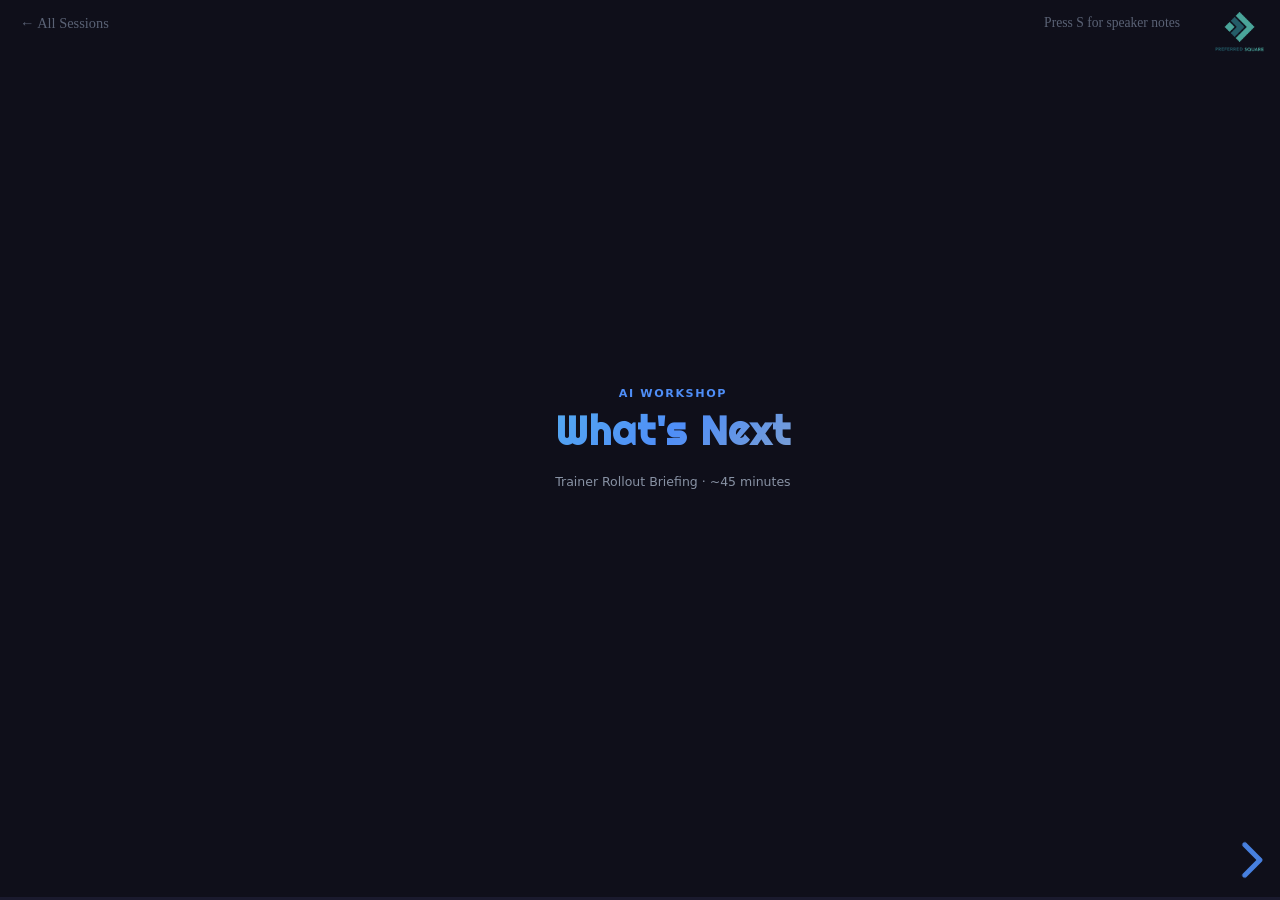
<file: module-whats-next/index.html>
<!DOCTYPE html>
<html lang="en">
<head>
  <meta charset="UTF-8" />
  <meta name="viewport" content="width=device-width, initial-scale=1.0" />
  <title>What's Next | AI Workshop</title>

  <!-- Righteous font for slide headings -->
  <link rel="preconnect" href="https://fonts.googleapis.com" />
  <link rel="preconnect" href="https://fonts.gstatic.com" crossorigin />
  <link href="https://fonts.googleapis.com/css2?family=Righteous&display=swap" rel="stylesheet" />

  <!-- Reveal.js -->
  <link rel="stylesheet" href="../assets/reveal/dist/reset.css" />
  <link rel="stylesheet" href="../assets/reveal/dist/reveal.css" />

  <!-- Custom theme -->
  <link rel="stylesheet" href="../assets/css/theme.css" />

  <style>
    /* ── Module-specific styles (Session 5 style) ── */

    /* Title slide */
    .title-slide { text-align: center; }
    .session-label {
      font-size: 0.85em; font-weight: 700; letter-spacing: 0.14em;
      text-transform: uppercase; color: var(--accent-blue); margin-bottom: 1em;
    }
    .title-slide h1 {
      font-size: 3em; font-weight: 800; line-height: 1.1;
      letter-spacing: -0.03em; color: #fff; margin-bottom: 0.5em;
    }
    .subtitle { font-size: 1.1em; color: var(--text-muted); margin-bottom: 1.5em; }

    /* Heading sizes */
    h2 { font-size: 2.4em; font-weight: 800; color: var(--accent-blue); margin-bottom: 0.5em; }
    h3 { font-size: 1.8em; font-weight: 700; color: var(--accent-teal); margin-bottom: 0.4em; }
    h4 { font-size: 1.45em; font-weight: 700; color: var(--accent-gold); margin-bottom: 0.3em; }

    /* Body text */
    p, li { font-size: 1.2em; color: var(--text-primary); line-height: 1.75; }
    ul, ol { margin: 0.8em 0; }
    ul li, ol li { margin-bottom: 0.5em; }

    /* Module recap grid */
    .modules-grid {
      display: grid;
      grid-template-columns: repeat(3, 1fr);
      gap: 1em;
      margin-top: 1em;
    }
    .module-card {
      background: var(--bg-card);
      border-left: 3px solid var(--accent-blue);
      border-radius: var(--radius);
      padding: 1em 1.2em;
    }

    /* Rollout plan flow */
    .rollout-flow {
      display: flex;
      align-items: center;
      justify-content: center;
      gap: 1.2em;
      margin: 1.5em 0;
    }
    .rollout-box {
      background: rgba(79,142,247,0.1);
      border: 1px solid rgba(79,142,247,0.3);
      border-radius: var(--radius);
      padding: 1em 2em;
      text-align: center;
      min-width: 160px;
    }
    .rollout-arrow { font-size: 2em; color: var(--accent-teal); opacity: 0.7; line-height: 1; }

    /* Info box */
    .info-box {
      background: var(--bg-card);
      border: 1px solid rgba(79,142,247,0.25);
      border-radius: var(--radius);
      padding: 1.2em 1.5em;
    }

    /* Two-column layout */
    .two-col { display: grid; grid-template-columns: 1fr 1fr; gap: 1.5em; margin-top: 1em; }

    /* Trainer groups grid */
    .groups-grid {
      display: grid;
      grid-template-columns: 1fr 1fr 1fr;
      gap: 1.2em;
      margin-top: 1em;
    }
    .group-card {
      background: var(--bg-card);
      border-radius: var(--radius);
      padding: 1.5em;
    }
    .group-card.blue  { border-top: 3px solid var(--accent-blue); }
    .group-card.teal  { border-top: 3px solid var(--accent-teal); }
    .group-card.gold  { border-top: 3px solid var(--accent-gold); }

    /* Assignment steps */
    .steps-grid {
      display: grid;
      grid-template-columns: 1fr 1fr 1fr;
      gap: 1em;
      margin-top: 1.2em;
    }
    .step-box {
      border-radius: var(--radius);
      padding: 1.2em;
      text-align: center;
    }

    /* Closing slide */
    .closing-slide h1 {
      font-size: 2.8em; font-weight: 800; color: #fff;
      letter-spacing: -0.03em; margin-bottom: 0.4em;
    }
    .closing-points {
      display: flex; flex-direction: column; gap: 0.7em;
      margin-top: 1em; text-align: left;
      max-width: 920px; margin-left: auto; margin-right: auto;
    }
    .closing-point {
      background: rgba(79,142,247,0.08);
      border-left: 3px solid var(--accent-teal);
      border-radius: var(--radius);
      padding: 0.75em 1.1em;
      font-size: 1em; color: var(--text-primary); line-height: 1.5;
    }
    .closing-point strong { color: var(--accent-gold); }

    /* Fixed UI elements */
    .home-link {
      position: fixed; top: 16px; left: 20px;
      font-size: 0.9em; color: var(--text-dim);
      text-decoration: none; display: flex; align-items: center; gap: 5px;
      z-index: 100; transition: color 0.2s;
    }
    .home-link:hover { color: var(--accent-blue); }
    .notes-hint {
      position: fixed; top: 16px; right: 100px;
      font-size: 0.85em; color: var(--text-dim); z-index: 100;
    }

    /* Responsive */
    @media (max-width: 1200px) {
      h2 { font-size: 2em; }
      h3 { font-size: 1.4em; }
      h4 { font-size: 1.1em; }
      p, li { font-size: 0.95em; }
      .modules-grid { grid-template-columns: 1fr 1fr; }
      .groups-grid  { grid-template-columns: 1fr; }
      .steps-grid   { grid-template-columns: 1fr; }
      .two-col      { grid-template-columns: 1fr; }
      .rollout-flow { flex-direction: column; }
      .rollout-arrow { transform: rotate(90deg); }
    }

    /* Righteous gradient for all h1/h2 in slides */
    .reveal section h1,
    .reveal section h2 {
      font-family: 'Righteous', cursive;
      background: linear-gradient(135deg, var(--accent-teal), var(--accent-blue), var(--accent-gold));
      -webkit-background-clip: text;
      -webkit-text-fill-color: transparent;
      background-clip: text;
      letter-spacing: 0.03em;
    }
  </style>
</head>
<body>

  <img src="../assets/images/02.%20PS%20Logo_Vertical.png" alt="Preferred Square"
       style="position:fixed; top:12px; right:16px; height:40px; z-index:100; opacity:0.85;" />
  <a href="../index.html" class="home-link" target="_blank">← All Sessions</a>
  <div class="notes-hint">Press S for speaker notes</div>

  <div class="reveal">
    <div class="slides">

      <!-- ══════════════════════════════════════════════
           SLIDE 1: TITLE
      ══════════════════════════════════════════════ -->
      <section>
        <div class="title-slide">
          <div class="session-label">AI Workshop</div>
          <h1>What's Next</h1>
          <p class="subtitle">Trainer Rollout Briefing · ~45 minutes</p>
        </div>
        <aside class="notes">
          Welcome everyone. This is our final internal session before the floor-wide rollout begins. In the next 45 minutes we'll recap the 6 modules we've covered, brief you on the trainer rollout plan, assign each group their floor session, and set you up with a personal assignment to build something with GitHub Copilot before our next hands-on session on 24th April.
        </aside>
      </section>

      <!-- ══════════════════════════════════════════════
           SLIDE 2: RECAP — 3 SESSIONS
      ══════════════════════════════════════════════ -->
      <section>
        <h2>What We've Covered So Far</h2>
        <p style="font-size: 1em; color: var(--text-muted); margin-bottom: 1.2em;">3 workshop sessions · completed</p>

        <!-- Top row: Session 1 & Session 2 side by side -->
        <div style="display: grid; grid-template-columns: 1fr 1fr; gap: 1.3em; margin-bottom: 1.3em;">

          <div style="background: var(--bg-card); border-top: 3px solid var(--accent-blue); border-radius: var(--radius); padding: 1.6em 1.8em;">
            <div style="font-size: 0.75em; font-weight: 700; letter-spacing: 0.12em; text-transform: uppercase; color: var(--accent-blue); margin-bottom: 0.5em;">Session 1 · Module 01 &amp; 02</div>
            <div style="font-size: 1.25em; font-weight: 700; color: #fff; margin-bottom: 1em;">AI &amp; GenAI Fundamentals</div>
            <ul style="list-style: none; padding: 0; margin: 0;">
              <li style="font-size: 0.95em; color: var(--text-muted); padding: 0.3em 0; border-bottom: 1px solid rgba(255,255,255,0.05);">What is AI &amp; GenAI</li>
              <li style="font-size: 0.95em; color: var(--text-muted); padding: 0.3em 0; border-bottom: 1px solid rgba(255,255,255,0.05);">How LLMs work</li>
              <li style="font-size: 0.95em; color: var(--text-muted); padding: 0.3em 0; border-bottom: 1px solid rgba(255,255,255,0.05);">Prompt engineering</li>
              <li style="font-size: 0.95em; color: var(--text-muted); padding: 0.3em 0; border-bottom: 1px solid rgba(255,255,255,0.05);">Hallucinations &amp; reliability</li>
              <li style="font-size: 0.95em; color: var(--text-muted); padding: 0.3em 0;">Advanced prompting &amp; grounding</li>
            </ul>
          </div>

          <div style="background: var(--bg-card); border-top: 3px solid var(--accent-teal); border-radius: var(--radius); padding: 1.6em 1.8em;">
            <div style="font-size: 0.75em; font-weight: 700; letter-spacing: 0.12em; text-transform: uppercase; color: var(--accent-teal); margin-bottom: 0.5em;">Session 2 · Module 03 &amp; 04</div>
            <div style="font-size: 1.25em; font-weight: 700; color: #fff; margin-bottom: 1em;">AI Agents &amp; Workflows</div>
            <ul style="list-style: none; padding: 0; margin: 0;">
              <li style="font-size: 0.95em; color: var(--text-muted); padding: 0.3em 0; border-bottom: 1px solid rgba(255,255,255,0.05);">What are AI agents</li>
              <li style="font-size: 0.95em; color: var(--text-muted); padding: 0.3em 0; border-bottom: 1px solid rgba(255,255,255,0.05);">Agent design &amp; configuration</li>
              <li style="font-size: 0.95em; color: var(--text-muted); padding: 0.3em 0; border-bottom: 1px solid rgba(255,255,255,0.05);">Workflow automation with n8n</li>
              <li style="font-size: 0.95em; color: var(--text-muted); padding: 0.3em 0; border-bottom: 1px solid rgba(255,255,255,0.05);">Building AI workflows</li>
              <li style="font-size: 0.95em; color: var(--text-muted); padding: 0.3em 0;">Tools, memory &amp; agent loops</li>
            </ul>
          </div>

        </div>

        <!-- Session 3 full width -->
        <div style="background: var(--bg-card); border-top: 3px solid var(--accent-gold); border-radius: var(--radius); padding: 1.4em 1.8em; display: grid; grid-template-columns: auto 1fr; gap: 2em; align-items: center;">
          <div>
            <div style="font-size: 0.75em; font-weight: 700; letter-spacing: 0.12em; text-transform: uppercase; color: var(--accent-gold); margin-bottom: 0.4em;">Session 3 · Module 05</div>
            <div style="font-size: 1.25em; font-weight: 700; color: #fff;">Coding with Copilot</div>
          </div>
          <div style="display: flex; flex-wrap: wrap; gap: 0.6em; align-items: center;">
            <span style="background: rgba(255,209,102,0.1); border: 1px solid rgba(255,209,102,0.3); color: var(--accent-gold); font-size: 0.9em; padding: 0.4em 0.9em; border-radius: 999px;">AI coding tools ecosystem</span>
            <span style="background: rgba(255,209,102,0.1); border: 1px solid rgba(255,209,102,0.3); color: var(--accent-gold); font-size: 0.9em; padding: 0.4em 0.9em; border-radius: 999px;">GitHub Copilot deep-dive</span>
            <span style="background: rgba(255,209,102,0.1); border: 1px solid rgba(255,209,102,0.3); color: var(--accent-gold); font-size: 0.9em; padding: 0.4em 0.9em; border-radius: 999px;">Vibe coding</span>
            <span style="background: rgba(255,209,102,0.1); border: 1px solid rgba(255,209,102,0.3); color: var(--accent-gold); font-size: 0.9em; padding: 0.4em 0.9em; border-radius: 999px;">Modes &amp; models</span>
            <span style="background: rgba(255,209,102,0.1); border: 1px solid rgba(255,209,102,0.3); color: var(--accent-gold); font-size: 0.9em; padding: 0.4em 0.9em; border-radius: 999px;">Hands-on exercises</span>
          </div>
        </div>

        <aside class="notes">
          Quick recap of the 3 sessions conducted. Session 1 covered the fundamentals of AI and GenAI (Modules 1 & 2). Session 2 moved into agents and automation with n8n (Modules 3 & 4). Session 3 was all about coding with GitHub Copilot (Module 5). This is the knowledge base the floor teams will be trained on.
        </aside>
      </section>

      <!-- ══════════════════════════════════════════════
           SLIDE 3: THE ROLLOUT PLAN
      ══════════════════════════════════════════════ -->
      <section>
        <h2>The Rollout Plan</h2>

        <!-- Stat row -->
        <div style="display: grid; grid-template-columns: repeat(4, 1fr); gap: 1em; margin: 0.8em 0 1.2em;">
          <div style="background: rgba(79,142,247,0.1); border: 1px solid rgba(79,142,247,0.3); border-radius: var(--radius); padding: 1em; text-align: center;">
            <div style="font-size: 2.8em; font-weight: 800; color: var(--accent-blue); line-height: 1;">8</div>
            <div style="font-size: 0.88em; color: var(--text-muted); margin-top: 0.4em;">Batches</div>
          </div>
          <div style="background: rgba(100,255,218,0.08); border: 1px solid rgba(100,255,218,0.3); border-radius: var(--radius); padding: 1em; text-align: center;">
            <div style="font-size: 2.8em; font-weight: 800; color: var(--accent-teal); line-height: 1;">3</div>
            <div style="font-size: 0.88em; color: var(--text-muted); margin-top: 0.4em;">Sessions per Batch</div>
          </div>
          <div style="background: rgba(255,209,102,0.08); border: 1px solid rgba(255,209,102,0.3); border-radius: var(--radius); padding: 1em; text-align: center;">
            <div style="font-size: 2.8em; font-weight: 800; color: var(--accent-gold); line-height: 1;">24</div>
            <div style="font-size: 0.88em; color: var(--text-muted); margin-top: 0.4em;">Training Sessions Total</div>
          </div>
          <div style="background: rgba(192,132,252,0.08); border: 1px solid rgba(192,132,252,0.3); border-radius: var(--radius); padding: 1em; text-align: center;">
            <div style="font-size: 2.8em; font-weight: 800; color: #c084fc; line-height: 1;">1</div>
            <div style="font-size: 0.88em; color: var(--text-muted); margin-top: 0.4em;">Month Timeframe</div>
          </div>
        </div>

        <!-- Trainers highlight -->
        <div style="text-align: center; margin-bottom: 1.2em;">
          <span style="display: inline-block; background: rgba(79,142,247,0.12); border: 1px solid rgba(79,142,247,0.35); border-radius: 999px; padding: 0.5em 1.5em; font-size: 1.1em; font-weight: 700; color: var(--accent-blue);">10 – 12 Trainers</span>
        </div>

        <!-- How it works -->
        <div style="background: var(--bg-card); border: 1px solid rgba(79,142,247,0.2); border-radius: var(--radius); padding: 1.3em 1.6em;">
          <div style="font-size: 0.88em; font-weight: 700; color: var(--accent-teal); text-transform: uppercase; letter-spacing: 0.1em; margin-bottom: 0.9em;">How it works</div>
          <ul style="list-style: none; padding: 0; margin: 0;">
            <li style="font-size: 0.98em; color: var(--text-primary); padding: 0.4em 0; border-bottom: 1px solid rgba(255,255,255,0.05);">Total <strong style="color: var(--accent-blue);">3 trainer groups</strong> — each group owns the responsibility to develop content for <strong style="color: var(--accent-blue);">one session</strong></li>
            <li style="font-size: 0.98em; color: var(--text-primary); padding: 0.4em 0; border-bottom: 1px solid rgba(255,255,255,0.05);">Curriculum outline will be <strong style="color: var(--accent-teal);">provided</strong> — you build on top of it</li>
            <li style="font-size: 0.98em; color: var(--text-primary); padding: 0.4em 0; border-bottom: 1px solid rgba(255,255,255,0.05);">Each group to define <strong style="color: var(--accent-gold);">2 demos / projects</strong> for their session</li>
            <li style="font-size: 0.98em; color: var(--text-primary); padding: 0.4em 0;">Every trainer must be well versed with the <em>overall</em> training curriculum — close collaboration is <strong style="color: var(--accent-gold);">expected</strong> and <strong style="color: var(--accent-gold);">required</strong></li>
          </ul>
        </div>

        <aside class="notes">
          8 batches, 3 sessions each, totalling 24 training sessions in one month. 10 to 12 trainers covering this. Three groups, each owning one session. The curriculum outline is already structured — what each group needs to add is 2 practical demos or projects that make the content tangible. And everyone needs to know all sessions — this isn't siloed work.
        </aside>
      </section>

      <!-- ══════════════════════════════════════════════
           SLIDE 5: GROUP ASSIGNMENTS
      ══════════════════════════════════════════════ -->
      <section>
        <h2>Trainer Group Assignments</h2>
        <p style="font-size: 1em; color: var(--text-muted); margin-bottom: 1.2em;">Each group owns one floor session — full topic outlines provided</p>

        <div class="groups-grid">

          <!-- Group A -->
          <div class="group-card blue">
            <div style="font-size: 0.78em; font-weight: 700; letter-spacing: 0.12em; text-transform: uppercase; color: var(--accent-blue); margin-bottom: 0.5em;">Group A</div>
            <div style="font-size: 1.2em; font-weight: 700; color: #fff; margin-bottom: 0.3em;">Floor Session 1</div>
            <div style="font-size: 1em; font-weight: 600; color: var(--accent-blue); margin-bottom: 0.9em;">GenAI Fundamentals</div>
            <ul style="list-style: none; padding: 0; margin: 0;">
              <li style="font-size: 0.9em; color: var(--text-muted); padding: 0.28em 0; border-bottom: 1px solid rgba(255,255,255,0.04);">What is GenAI</li>
              <li style="font-size: 0.9em; color: var(--text-muted); padding: 0.28em 0; border-bottom: 1px solid rgba(255,255,255,0.04);">How LLMs work</li>
              <li style="font-size: 0.9em; color: var(--text-muted); padding: 0.28em 0; border-bottom: 1px solid rgba(255,255,255,0.04);">AI vs traditional automation</li>
              <li style="font-size: 0.9em; color: var(--text-muted); padding: 0.28em 0; border-bottom: 1px solid rgba(255,255,255,0.04);">Prompt engineering</li>
              <li style="font-size: 0.9em; color: var(--text-muted); padding: 0.28em 0; border-bottom: 1px solid rgba(255,255,255,0.04);">Responsible AI use</li>
              <li style="font-size: 0.9em; color: var(--text-muted); padding: 0.28em 0;">Hands-on practice</li>
            </ul>
          </div>

          <!-- Group B -->
          <div class="group-card teal">
            <div style="font-size: 0.78em; font-weight: 700; letter-spacing: 0.12em; text-transform: uppercase; color: var(--accent-teal); margin-bottom: 0.5em;">Group B</div>
            <div style="font-size: 1.2em; font-weight: 700; color: #fff; margin-bottom: 0.3em;">Floor Session 2</div>
            <div style="font-size: 1em; font-weight: 600; color: var(--accent-teal); margin-bottom: 0.9em;">AI Agents &amp; Workflows</div>
            <ul style="list-style: none; padding: 0; margin: 0;">
              <li style="font-size: 0.9em; color: var(--text-muted); padding: 0.28em 0; border-bottom: 1px solid rgba(255,255,255,0.04);">What is an AI agent</li>
              <li style="font-size: 0.9em; color: var(--text-muted); padding: 0.28em 0; border-bottom: 1px solid rgba(255,255,255,0.04);">Agent risks</li>
              <li style="font-size: 0.9em; color: var(--text-muted); padding: 0.28em 0; border-bottom: 1px solid rgba(255,255,255,0.04);">Deterministic vs non-deterministic workflows</li>
              <li style="font-size: 0.9em; color: var(--text-muted); padding: 0.28em 0; border-bottom: 1px solid rgba(255,255,255,0.04);">Agent capabilities</li>
              <li style="font-size: 0.9em; color: var(--text-muted); padding: 0.28em 0; border-bottom: 1px solid rgba(255,255,255,0.04);">No-code tools (Copilot Studio, n8n)</li>
              <li style="font-size: 0.9em; color: var(--text-muted); padding: 0.28em 0;">Capstone project</li>
            </ul>
          </div>

          <!-- Group C -->
          <div class="group-card gold">
            <div style="font-size: 0.78em; font-weight: 700; letter-spacing: 0.12em; text-transform: uppercase; color: var(--accent-gold); margin-bottom: 0.5em;">Group C</div>
            <div style="font-size: 1.2em; font-weight: 700; color: #fff; margin-bottom: 0.3em;">Floor Session 3</div>
            <div style="font-size: 1em; font-weight: 600; color: var(--accent-gold); margin-bottom: 0.9em;">Building Apps with AI</div>
            <ul style="list-style: none; padding: 0; margin: 0;">
              <li style="font-size: 0.9em; color: var(--text-muted); padding: 0.28em 0; border-bottom: 1px solid rgba(255,255,255,0.04);">App anatomy</li>
              <li style="font-size: 0.9em; color: var(--text-muted); padding: 0.28em 0; border-bottom: 1px solid rgba(255,255,255,0.04);">AI-powered app types</li>
              <li style="font-size: 0.9em; color: var(--text-muted); padding: 0.28em 0; border-bottom: 1px solid rgba(255,255,255,0.04);">RAG and memory</li>
              <li style="font-size: 0.9em; color: var(--text-muted); padding: 0.28em 0; border-bottom: 1px solid rgba(255,255,255,0.04);">Vibe coding</li>
              <li style="font-size: 0.9em; color: var(--text-muted); padding: 0.28em 0; border-bottom: 1px solid rgba(255,255,255,0.04);">Design patterns</li>
              <li style="font-size: 0.9em; color: var(--text-muted); padding: 0.28em 0;">Deployment</li>
            </ul>
          </div>

        </div>
        <aside class="notes">
          Announce the groups here. Placeholder names: Group A, Group B, Group C — update before the session. The topic lists come directly from the floor-wide curriculum cards. More detailed SVG versions of these outlines are available in the curriculum folder.
        </aside>
      </section>

      <!-- ══════════════════════════════════════════════
           SLIDE 6: CURRICULUM PROVIDED vs OWNED
      ══════════════════════════════════════════════ -->
      <section>
        <h2>Curriculum — What's Provided vs What's Yours</h2>

        <div class="two-col" style="margin-top: 1.3em;">

          <div class="info-box" style="border-color: rgba(100,255,218,0.25);">
            <div style="font-size: 1em; font-weight: 700; color: var(--accent-teal); margin-bottom: 0.9em; text-transform: uppercase; letter-spacing: 0.08em;">✓ Provided for you</div>
            <ul style="list-style: none; padding: 0; margin: 0;">
              <li style="font-size: 1em; color: var(--text-primary); padding: 0.4em 0; border-bottom: 1px solid rgba(255,255,255,0.05);">Full topic outline per session</li>
              <li style="font-size: 1em; color: var(--text-primary); padding: 0.4em 0; border-bottom: 1px solid rgba(255,255,255,0.05);">Key concepts and sub-topics to cover</li>
              <li style="font-size: 1em; color: var(--text-primary); padding: 0.4em 0; border-bottom: 1px solid rgba(255,255,255,0.05);">Suggested flow and timing</li>
              <li style="font-size: 1em; color: var(--text-primary); padding: 0.4em 0;">Format and audience guidance</li>
            </ul>
          </div>

          <div class="info-box" style="border-color: rgba(255,209,102,0.25);">
            <div style="font-size: 1em; font-weight: 700; color: var(--accent-gold); margin-bottom: 0.9em; text-transform: uppercase; letter-spacing: 0.08em;">⚡ Your group designs</div>
            <ul style="list-style: none; padding: 0; margin: 0;">
              <li style="font-size: 1em; color: var(--text-primary); padding: 0.4em 0; border-bottom: 1px solid rgba(255,255,255,0.05);">The capstone hands-on project</li>
              <li style="font-size: 1em; color: var(--text-primary); padding: 0.4em 0; border-bottom: 1px solid rgba(255,255,255,0.05);">All demo content and examples</li>
              <li style="font-size: 1em; color: var(--text-primary); padding: 0.4em 0; border-bottom: 1px solid rgba(255,255,255,0.05);">Your facilitator slide deck</li>
              <li style="font-size: 1em; color: var(--text-primary); padding: 0.4em 0;">Q&amp;A preparation</li>
            </ul>
          </div>

        </div>


        <aside class="notes">
          The curriculum is a structured outline, not a script. It's a starting point. Your group needs to figure out how to make those topics land for your specific audience — choose or build concrete demos, design a capstone exercise people can actually do, and make it relevant to your floor's day-to-day work.
        </aside>
      </section>

      <!-- ══════════════════════════════════════════════
           SLIDE 7: TRAINER STANDARD
      ══════════════════════════════════════════════ -->
      <section>
        <h2>Your Responsibility as a Trainer</h2>
        <p style="font-size: 1.05em; color: var(--text-muted); margin-bottom: 1.4em;">Owning one session doesn't mean only knowing one session</p>

        <div style="display: flex; flex-direction: column; gap: 1em; max-width: 900px; margin: 0 auto;">

          <div style="background: var(--bg-card); border-left: 3px solid var(--accent-blue); border-radius: var(--radius); padding: 1.4em 1.8em;">
            <div style="font-size: 1.35em; font-weight: 700; color: var(--accent-blue);">Know all three sessions</div>
          </div>

          <div style="background: var(--bg-card); border-left: 3px solid var(--accent-teal); border-radius: var(--radius); padding: 1.4em 1.8em;">
            <div style="font-size: 1.35em; font-weight: 700; color: var(--accent-teal);">Build something real</div>
          </div>

          <div style="background: var(--bg-card); border-left: 3px solid var(--accent-gold); border-radius: var(--radius); padding: 1.4em 1.8em;">
            <div style="font-size: 1.35em; font-weight: 700; color: var(--accent-gold);">Stay current</div>
          </div>

        </div>
        <aside class="notes">
          This is a high bar, but it's the right bar. The most effective trainers are the ones who've genuinely built things with the tools they're teaching. Don't just learn the slides — use the tools, hit the walls, figure it out.
        </aside>
      </section>

      <!-- ══════════════════════════════════════════════
           SLIDE 8: PERSONAL ASSIGNMENT
      ══════════════════════════════════════════════ -->
      <section>
        <h2>Your Personal Assignment</h2>

        <div style="background: var(--bg-card); border: 2px solid var(--accent-teal); border-radius: var(--radius); padding: 1.8em 2em; margin-top: 1em;">
          <div style="font-size: 1.2em; font-weight: 700; color: var(--accent-teal); margin-bottom: 1.2em; letter-spacing: 0.02em;">Build something with GitHub Copilot — from scratch</div>

          <div class="steps-grid">
            <div class="step-box" style="background: rgba(79,142,247,0.08); display: flex; flex-direction: column; align-items: center; justify-content: center; padding: 1.8em 1em;">
              <div style="font-size: 1.8em; font-weight: 800; color: var(--accent-blue); opacity: 0.45; line-height: 1; margin-bottom: 0.5em;">1</div>
              <div style="font-size: 1.3em; font-weight: 700; color: var(--accent-blue);">Define</div>
            </div>
            <div class="step-box" style="background: rgba(100,255,218,0.08); display: flex; flex-direction: column; align-items: center; justify-content: center; padding: 1.8em 1em;">
              <div style="font-size: 1.8em; font-weight: 800; color: var(--accent-teal); opacity: 0.45; line-height: 1; margin-bottom: 0.5em;">2</div>
              <div style="font-size: 1.3em; font-weight: 700; color: var(--accent-teal);">Build</div>
            </div>
            <div class="step-box" style="background: rgba(255,209,102,0.08); display: flex; flex-direction: column; align-items: center; justify-content: center; padding: 1.8em 1em;">
              <div style="font-size: 1.8em; font-weight: 800; color: var(--accent-gold); opacity: 0.45; line-height: 1; margin-bottom: 0.5em;">3</div>
              <div style="font-size: 1.3em; font-weight: 700; color: var(--accent-gold);">Show</div>
            </div>
          </div>

          <div style="margin-top: 1.3em; padding: 0.85em 1.2em; background: rgba(255,209,102,0.08); border: 1px solid rgba(255,209,102,0.25); border-radius: 8px; text-align: center;">
            <span style="font-size: 1.05em; color: var(--accent-gold); font-weight: 600;">⏱ Window: 3 weeks : Friday 24th April</span>
          </div>
        </div>
        <aside class="notes">
          It doesn't have to be polished. It has to be real. A script that helps you analyse data, a simple chatbot, a reporting tool, a form that generates outputs — anything that uses Copilot as the primary coding tool counts. The goal is experience, not a perfect product.
        </aside>
      </section>

      <!-- ══════════════════════════════════════════════
           SLIDE 9: GITHUB COPILOT PRO LICENSES
      ══════════════════════════════════════════════ -->
      <section>
        <h2>GitHub Copilot Pro</h2>

        <div style="max-width: 700px; margin: 0 auto;">
          <div style="background: var(--bg-card); border-top: 3px solid var(--accent-blue); border-radius: var(--radius); padding: 1.8em 2em;">
            <div style="font-size: 1.05em; font-weight: 700; color: var(--accent-blue); margin-bottom: 1em;">What you get</div>
            <ul style="list-style: none; padding: 0; margin: 0;">
              <li style="font-size: 0.95em; color: var(--text-primary); padding: 0.35em 0; border-bottom: 1px solid rgba(255,255,255,0.05);">GitHub Copilot Pro — full access</li>
              <li style="font-size: 0.95em; color: var(--text-primary); padding: 0.35em 0; border-bottom: 1px solid rgba(255,255,255,0.05);">All models: GPT-4o, Claude, Gemini</li>
              <li style="font-size: 0.95em; color: var(--text-primary); padding: 0.35em 0; border-bottom: 1px solid rgba(255,255,255,0.05);">Chat, Edits, and Agent mode</li>
              <li style="font-size: 0.95em; color: var(--text-primary); padding: 0.35em 0;">Works in VS Code and the browser</li>
            </ul>
          </div>
        </div>

        <div style="background: rgba(100,255,218,0.08); border: 1px solid rgba(100,255,218,0.2); border-radius: var(--radius); padding: 1em 1.5em; margin-top: 1.2em; text-align: center;">
          <p style="font-size: 1.05em; color: var(--accent-teal); margin: 0; font-weight: 600;">Github Copilot Pro licenses are already being assigned and should be done by EOD tomorrow.</p>
        </div>
        <aside class="notes">
          Everyone in this room is getting a Copilot Pro license. That means access to the full model suite — GPT-4o, Claude Sonnet, Gemini — all in VS Code. If you haven't set up VS Code yet, there's a Setup Guide on the main workshop page. It takes about 10 minutes.
        </aside>
      </section>

      <!-- ══════════════════════════════════════════════
           SLIDE 10: NEXT SESSION — 24th APRIL
      ══════════════════════════════════════════════ -->
      <section>
        <h2>Next Session — 24th April</h2>

        <div style="text-align: center; margin: 1.2em 0;">
          <div style="font-size: 5em; font-weight: 800; color: var(--accent-gold); font-family: 'Righteous', cursive; line-height: 1; -webkit-text-fill-color: var(--accent-gold); background: none;">24</div>
          <div style="font-size: 1.7em; font-weight: 700; color: #fff; margin-top: 0.2em;">Friday, April 2026</div>
          <div style="font-size: 1.05em; color: var(--text-muted); margin-top: 0.5em;">Hands-on coding session · GitHub Copilot live</div>
        </div>

        <div class="two-col" style="max-width: 860px; margin: 1.2em auto 0;">

          <div style="background: var(--bg-card); border-left: 3px solid var(--accent-blue); border-radius: var(--radius); padding: 1.1em 1.4em;">
            <div style="font-size: 1em; font-weight: 700; color: var(--accent-blue); margin-bottom: 0.5em;">What to bring</div>
            <ul style="list-style: none; padding: 0; margin: 0;">
              <li style="font-size: 0.92em; color: var(--text-muted); padding: 0.25em 0;">GitHub Copilot access activated</li>
              <li style="font-size: 0.92em; color: var(--text-muted); padding: 0.25em 0;">VS Code installed and ready</li>
              <li style="font-size: 0.92em; color: var(--text-muted); padding: 0.25em 0;">Q&amp;A from your personal project</li>
            </ul>
          </div>

          <div style="background: var(--bg-card); border-left: 3px solid var(--accent-teal); border-radius: var(--radius); padding: 1.1em 1.4em;">
            <div style="font-size: 1em; font-weight: 700; color: var(--accent-teal); margin-bottom: 0.5em;">Session format</div>
            <ul style="list-style: none; padding: 0; margin: 0;">
              <li style="font-size: 0.92em; color: var(--text-muted); padding: 0.25em 0;">Short demos and live building</li>
              <li style="font-size: 0.92em; color: var(--text-muted); padding: 0.25em 0;">Group share — what did you build?</li>
              <li style="font-size: 0.92em; color: var(--text-muted); padding: 0.25em 0;">Feedback, iteration, and next steps</li>
            </ul>
          </div>

        </div>
        <aside class="notes">
          The next session is in 3 weeks. By then, expect everyone to have their Copilot license, VS Code set up, and something they've actually built — even if it's rough. That's the point: bring real experience, not just the theory. We'll share and learn from what worked and what didn't.
        </aside>
      </section>

      <!-- ══════════════════════════════════════════════
           SLIDE 11: CLOSING — ACTION ITEMS
      ══════════════════════════════════════════════ -->
      <section>
        <div class="closing-slide" style="text-align: center;">
          <h1>Your Action Items</h1>
          <p class="subtitle" style="font-size: 1em; margin-bottom: 0.8em;">Before Friday 24th April</p>

          <div class="closing-points">
            <div class="closing-point"><strong>1 · Get your Copilot License activated</strong></div>
            <div class="closing-point"><strong>2 · Set up VS Code + GitHub Copilot extension</strong> — if not done already</div>
            <div class="closing-point"><strong>3 · Define your problem statement</strong></div>
            <div class="closing-point"><strong>4 · Build something with Copilot</strong></div>
          </div>

        </div>
        <aside class="notes">
          Four clear action items. Get the license, set up VS Code, define the problem, and start building.
        </aside>
      </section>

      <!-- ══════════════════════════════════════════════
           SLIDE 10: SEE YOU FRIDAY
      ══════════════════════════════════════════════ -->
      <section>
        <div class="title-slide">
          <h1>See you Friday 24th April</h1>
          <p class="subtitle">Questions? Reach out before then</p>
        </div>
        <aside class="notes">
          See you on the 24th. Any questions in the meantime, reach out.
        </aside>
      </section>

    </div>
  </div>

  <script src="../assets/reveal/dist/reveal.js"></script>
  <script src="../assets/reveal/plugin/notes/notes.js"></script>
  <script src="../assets/reveal/plugin/markdown/markdown.js"></script>
  <script src="../assets/reveal/plugin/highlight/highlight.js"></script>
  <script>
    Reveal.initialize({
      hash: true,
      plugins: [RevealMarkdown, RevealHighlight, RevealNotes],
      width: 1400,
      height: 900,
      margin: 0.1,
      minScale: 0.2,
      maxScale: 2.0,
      transition: 'slide',
      transitionSpeed: 'default',
    });
  </script>
</body>
</html>
</file>
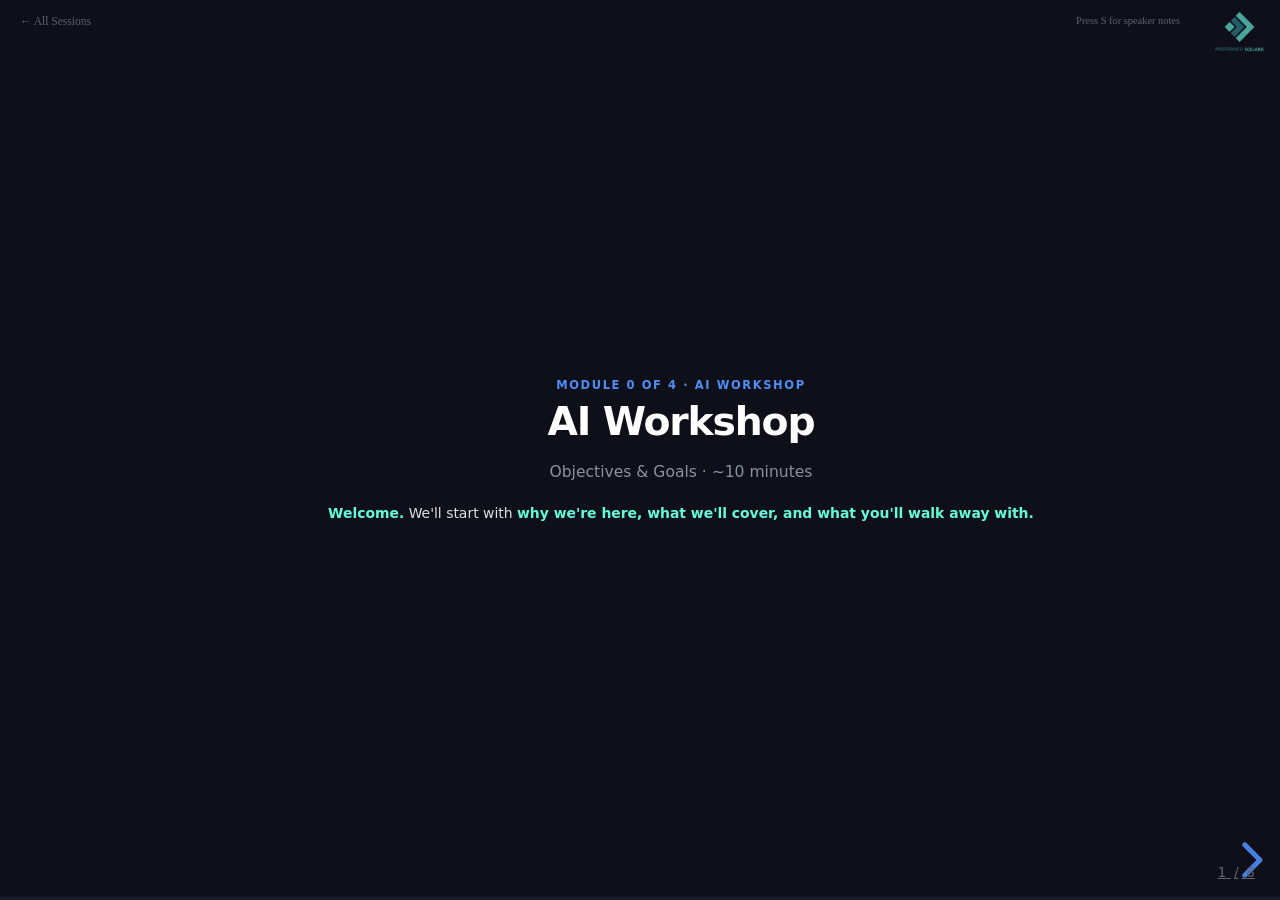
<file: session-0/index.html>
<!DOCTYPE html>
<html lang="en">
<head>
  <meta charset="UTF-8" />
  <meta name="viewport" content="width=device-width, initial-scale=1.0" />
  <title>Session 0 — Welcome &amp; Orientation | AI Workshop</title>

  <!-- Reveal.js -->
  <link rel="stylesheet" href="../assets/reveal/dist/reset.css" />
  <link rel="stylesheet" href="../assets/reveal/dist/reveal.css" />

  <!-- Custom theme & demo styles -->
  <link rel="stylesheet" href="../assets/css/theme.css" />
  <link rel="stylesheet" href="../assets/css/demos.css" />

  <style>
    /* ── Session 0 specific styles ── */

    /* Title slide */
    .title-slide { text-align: center; }
    .session-label {
      font-size: 0.7em; font-weight: 600; letter-spacing: 0.14em;
      text-transform: uppercase; color: var(--accent-blue); margin-bottom: 0.8em;
    }
    .title-slide h1 {
      font-size: 2.4em; font-weight: 800; line-height: 1.1;
      letter-spacing: -0.03em; color: #fff; margin-bottom: 0.4em;
    }
    .subtitle { font-size: 0.85em; color: var(--text-muted); margin-bottom: 1.2em; }
    .title-opener { display: inline-block; font-size: 0.85em; color: var(--text-primary); }
    .title-opener strong { color: var(--accent-teal); }

    /* Gap split — where we are / where we want to be */
    .gap-split {
      display: grid; grid-template-columns: 1fr 1fr; gap: 16px; margin-top: 0.8em;
    }
    .gap-split > * { min-width: 0; }
    .gap-box {
      background: var(--bg-card); border-radius: var(--radius); padding: 1.1em 1.3em;
    }
    .gap-box.current { border-top: 3px solid rgba(248,113,113,0.6); }
    .gap-box.target  { border-top: 3px solid var(--accent-teal); }
    .gap-label {
      font-size: 0.68em; font-weight: 700; letter-spacing: 0.1em;
      text-transform: uppercase; margin-bottom: 0.6em;
    }
    .gap-box.current .gap-label { color: #f87171; }
    .gap-box.target  .gap-label { color: var(--accent-teal); }
    .gap-box ul { list-style: none; padding: 0; margin: 0; }
    .gap-box li {
      font-size: 0.78em; color: var(--text-muted);
      padding: 0.3em 0; border-bottom: 1px solid rgba(255,255,255,0.04);
      line-height: 1.5;
    }
    .gap-box li:last-child { border-bottom: none; }
    .gap-box li strong { color: var(--text-primary); }

    /* Is / is not split */
    .isnot-split {
      display: grid; grid-template-columns: 1fr 1fr; gap: 16px; margin-top: 0.8em;
    }
    .isnot-split > * { min-width: 0; }
    .isnot-box {
      background: var(--bg-card); border-radius: var(--radius); padding: 1em 1.2em;
    }
    .isnot-box.is    { border-top: 3px solid var(--accent-teal); }
    .isnot-box.isnot { border-top: 3px solid rgba(248,113,113,0.6); }
    .isnot-label {
      font-size: 0.68em; font-weight: 700; letter-spacing: 0.1em;
      text-transform: uppercase; margin-bottom: 0.6em;
    }
    .isnot-box.is    .isnot-label { color: var(--accent-teal); }
    .isnot-box.isnot .isnot-label { color: #f87171; }
    .isnot-box ul { list-style: none; padding: 0; margin: 0; }
    .isnot-box li {
      font-size: 0.78em; color: var(--text-muted);
      padding: 0.3em 0; border-bottom: 1px solid rgba(255,255,255,0.04); line-height: 1.5;
    }
    .isnot-box li:last-child { border-bottom: none; }
    .isnot-box li strong { color: var(--text-primary); }

    /* Session coverage table */
    .coverage-table {
      width: 100%; border-collapse: collapse; font-size: 0.8em; margin-top: 0.8em;
    }
    .coverage-table th {
      background: rgba(79,142,247,0.12); color: var(--accent-blue);
      font-size: 0.7em; font-weight: 700; letter-spacing: 0.08em;
      text-transform: uppercase; padding: 0.5em 0.9em;
      border-bottom: 1px solid var(--border); text-align: left;
    }
    .coverage-table td {
      padding: 0.55em 0.9em; color: var(--text-primary);
      border-bottom: 1px solid rgba(255,255,255,0.04); vertical-align: top; text-align: left;
    }
    .coverage-table tr:last-child td { border-bottom: none; }
    .coverage-table td:first-child { color: var(--accent-blue); font-weight: 700; }
    .coverage-table td:last-child { color: var(--text-muted); }

    /* Outcomes — Understand / Do / Judge */
    .outcomes-grid { display: flex; flex-direction: column; gap: 10px; margin-top: 0.8em; }
    .outcome-block {
      background: var(--bg-card); border: 1px solid var(--border);
      border-radius: var(--radius); padding: 0.8em 1.1em;
      display: grid; grid-template-columns: 80px 1fr; gap: 12px; align-items: start;
    }
    .outcome-block > * { min-width: 0; }
    .outcome-label {
      font-size: 0.72em; font-weight: 700; text-transform: uppercase;
      letter-spacing: 0.08em; padding-top: 0.15em;
    }
    .outcome-block.understand .outcome-label { color: var(--accent-blue); }
    .outcome-block.do         .outcome-label { color: var(--accent-teal); }
    .outcome-block.judge      .outcome-label { color: var(--accent-gold); }
    .outcome-items { display: flex; flex-wrap: wrap; gap: 5px; }
    .outcome-item {
      font-size: 0.72em; color: var(--text-muted);
      background: rgba(255,255,255,0.04); border: 1px solid rgba(255,255,255,0.08);
      border-radius: 4px; padding: 0.2em 0.6em; line-height: 1.5;
    }

    /* Session pattern flow */
    .pattern-flow { display: flex; flex-direction: column; gap: 0; margin-top: 0.8em; }
    .pattern-step {
      display: flex; align-items: center; gap: 1em;
      background: var(--bg-card); border: 1px solid var(--border);
      border-radius: var(--radius); padding: 0.8em 1.1em; margin-bottom: 4px;
    }
    .pattern-num {
      font-size: 1.4em; font-weight: 800; color: var(--accent-blue);
      opacity: 0.35; min-width: 1.2em; line-height: 1;
    }
    .pattern-title {
      font-size: 0.85em; font-weight: 700; color: #fff; min-width: 110px;
    }
    .pattern-desc { font-size: 0.78em; color: var(--text-muted); }
    .pattern-arrow {
      font-size: 0.8em; color: var(--text-dim); margin: 1px 0 1px 1.4em;
    }

    /* Questions list */
    .questions-list { list-style: none; padding: 0; margin: 0.8em 0 0; }
    .questions-list li {
      display: flex; gap: 0.8em; align-items: flex-start;
      padding: 0.6em 0; border-bottom: 1px solid rgba(255,255,255,0.05);
      font-size: 0.82em; color: var(--text-primary); line-height: 1.5;
    }
    .questions-list li:last-child { border-bottom: none; }
    .q-num {
      min-width: 1.6em; height: 1.6em; border-radius: 50%;
      background: rgba(79,142,247,0.18); color: var(--accent-blue);
      font-size: 0.82em; font-weight: 700; display: flex;
      align-items: center; justify-content: center; flex-shrink: 0; margin-top: 0.05em;
    }

    /* Principle quote box */
    .principle-box {
      background: rgba(100,255,218,0.06); border: 1px solid rgba(100,255,218,0.2);
      border-radius: var(--radius); padding: 0.9em 1.2em;
      font-size: 0.82em; color: var(--text-primary); line-height: 1.7;
      font-style: italic; text-align: center; margin: 0.8em 0;
    }

    /* Closing slide */
    .closing-slide { text-align: center; }
    .closing-slide h1 {
      font-size: 2.2em; font-weight: 800; color: #fff;
      letter-spacing: -0.03em; margin-bottom: 0.4em;
    }
    .closing-question {
      font-size: 0.9em; color: var(--text-muted);
      background: rgba(79,142,247,0.08); border: 1px solid rgba(79,142,247,0.2);
      border-radius: var(--radius); padding: 0.9em 1.4em;
      display: inline-block; margin-top: 0.8em; font-style: italic;
    }

    /* Fixed UI */
    .home-link {
      position: fixed; top: 16px; left: 20px; font-size: 0.72em; color: var(--text-dim);
      text-decoration: none; display: flex; align-items: center; gap: 5px;
      z-index: 100; transition: color 0.2s;
    }
    .home-link:hover { color: var(--accent-blue); }
    .notes-hint {
      position: fixed; top: 16px; right: 100px;
      font-size: 0.65em; color: var(--text-dim); z-index: 100;
    }
  </style>
</head>
<body>

  <img src="../assets/images/02.%20PS%20Logo_Vertical.png" alt="Preferred Square" style="position:fixed; top:12px; right:16px; height:40px; z-index:100; opacity:0.85;" />
  <a href="../index.html" class="home-link" target="_blank">← All Sessions</a>
  <div class="notes-hint">Press S for speaker notes</div>

  <div class="reveal">
    <div class="slides">

      <!-- ══════════════════════════════════════════════
           H1: TITLE SLIDE
      ══════════════════════════════════════════════ -->
      <section>
        <div class="title-slide">
          <div class="session-label">Module 0 of 4 · AI Workshop</div>
          <h1>AI Workshop</h1>
          <p class="subtitle">Objectives &amp; Goals · ~10 minutes</p>
          <div class="title-opener">
            <strong>Welcome.</strong> We'll start with <strong>why we're here, what we'll cover, and what you'll walk away with.</strong>
          </div>
        </div>
        <aside class="notes">
          Welcome everyone. Before we start, we'll cover why we're here, what we'll cover across these workshops, and what you'll walk away with.
        </aside>
      </section>

      <!-- ══════════════════════════════════════════════
           H2: WHY ARE WE HERE?
      ══════════════════════════════════════════════ -->
      <section>
        <h2>Why Are We Here?</h2>
        <p style="font-size:0.82em; color:var(--text-muted); margin:0.3em 0 0.8em;">Everyone knows AI exists. Fewer know how to integrate it best in their workflows.</p>

        <div class="gap-split">
          <div class="gap-box current">
            <div class="gap-label">Where We Are</div>
            <ul>
              <li>AI tools are everywhere — in your inbox, browser, and productivity suite</li>
              <li>Very few have a <strong>complete, joined-up picture</strong> of what it is and how to use it deliberately</li>
              <li>Trying to figure out how to use it effectively</li>
              <li>The result: inconsistent results, missed opportunities, and uncertainty about when to trust it</li>
            </ul>
          </div>
          <div class="gap-box target">
            <div class="gap-label">Where we want to be</div>
            <ul>
              <li>Understand <strong>what</strong> the technology actually is — not just the surface</li>
              <li>Know <strong>why</strong> prompts work or don't work</li>
              <li>Understand <strong>what agents are</strong> and how they can work for you</li>
              <li>Be able to <strong>build</strong> simple AI workflows — without writing a single line of code</li>
            </ul>
          </div>
        </div>
        <aside class="notes">
          Don't spend long here — 2 minutes max. The goal is to validate that the gap is real and that this workshop is the right response to it. Avoid being preachy. Most people in the room will nod along — this framing is just permission to say "yes, this is actually useful."
        </aside>
      </section>

      <!-- ══════════════════════════════════════════════
           H3: WHAT THIS WORKSHOP IS
      ══════════════════════════════════════════════ -->
      <section>
        <h2>What This Workshop Is</h2>
        <p style="font-size:0.82em; color:var(--text-muted); margin:0.3em 0 0.8em;">Concepts first, practical throughout.</p>

        <div class="isnot-split">
          <div class="isnot-box is">
            <div class="isnot-label">What it is</div>
            <ul>
              <li><strong>Concepts-first</strong> — every session builds understanding before asking you to do anything</li>
              <li><strong>Platform-agnostic</strong> — principles that apply to any AI tool, not one product</li>
              <li><strong>Progressive</strong> — each workshop builds on the last; by the end you'll have a holistic understanding of using AI effectively</li>
            </ul>
          </div>
          <div class="isnot-box isnot">
            <div class="isnot-label">What it is not</div>
            <ul>
              <li><strong style="color:#fff;">Not a coding exercise</strong> — everything is no-code or minimal-code</li>
              <li><strong style="color:#fff;">Not about completely automating your tasks</strong> — it's about making your job easier and delivery times shorter</li>
              <li><strong style="color:#fff;">Not a deep technical course</strong> — we'll touch on underlying concepts only enough to understand AI behaviour</li>
              <li><strong style="color:#fff;">Not a one-tool tutorial</strong> — concepts work across ChatGPT, Claude, Copilot, and beyond</li>
            </ul>
          </div>
        </div>
        <aside class="notes">
          The "not a coding course" point relieves a lot of anxiety in the room. Say it clearly and mean it. Session 4 involves building in n8n — completely visual, no code. Reassure anyone who looks nervous.
        </aside>
      </section>

      <!-- ══════════════════════════════════════════════
           H4: WORKSHOP COVERAGE
      ══════════════════════════════════════════════ -->
      <section>
        <h2>Workshop Coverage</h2>

        <table class="coverage-table">
          <thead>
            <tr><th>Title</th><th>Core question answered</th></tr>
          </thead>
          <tbody>
            <tr>
              <td>From AI to GenAI: Understanding the Technology</td>
              <td>What is this thing, and how does it actually work?</td>
            </tr>
            <tr>
              <td>Getting the Best Out of LLMs</td>
              <td>How do I get reliable, high-quality output every time?</td>
            </tr>
            <tr>
              <td>AI Agents &amp; Agentic AI</td>
              <td>What's an agent, and how is it different from a chatbot?</td>
            </tr>
            <tr>
              <td>Building AI Workflows with Available Tools</td>
              <td>How do I build my own AI-powered tools — without coding?</td>
            </tr>
          </tbody>
        </table>

        <aside class="notes">
          Walk through this table slowly. People often arrive wondering "why aren't we just jumping in and using it?" — this explains why the sequence matters. The skills compound.
        </aside>
      </section>

      <!-- ══════════════════════════════════════════════
           H5: WHAT YOU'LL WALK AWAY WITH
      ══════════════════════════════════════════════ -->
      <section>
        <h2>What You'll Walk Away With</h2>
        <p style="font-size:0.82em; color:var(--text-muted); margin:0.3em 0 0.6em;">By the end of these workshops, you will be able to:</p>

        <div class="outcomes-grid">
          <div class="outcome-block understand">
            <div class="outcome-label">Understand</div>
            <div class="outcome-items">
              <span class="outcome-item">AI vs ML vs Generative AI</span>
              <span class="outcome-item">How LLMs process and generate text</span>
              <span class="outcome-item">Why vague prompts produce vague results</span>
              <span class="outcome-item">What an AI agent is and how it reasons</span>
            </div>
          </div>
          <div class="outcome-block do">
            <div class="outcome-label">Do</div>
            <div class="outcome-items">
              <span class="outcome-item">Write structured, effective prompts</span>
              <span class="outcome-item">Use AI for analysis, writing, summarisation, research</span>
              <span class="outcome-item">Design an AI agent (role, tools, memory, constraints)</span>
              <span class="outcome-item">Build a working AI workflow — triggered and automated</span>
            </div>
          </div>
          <div class="outcome-block judge">
            <div class="outcome-label">Judge</div>
            <div class="outcome-items">
              <span class="outcome-item">When to trust AI output vs verify it</span>
              <span class="outcome-item">Which tasks are good fits for AI — and which aren't</span>
              <span class="outcome-item">How to use AI tools responsibly</span>
            </div>
          </div>
        </div>
        <aside class="notes">
          This slide matters because it sets expectations and gives participants something to measure themselves against. Read through it, pause, and ask: "If you leave here able to do all of this, would that be useful?" The answer is always yes.
        </aside>
      </section>

      <!-- ══════════════════════════════════════════════
           H6: HOW EACH SESSION WORKS
      ══════════════════════════════════════════════ -->
      <section>
        <h2>How Each Session Works</h2>
        <p style="font-size:0.82em; color:var(--text-muted); margin:0.3em 0 0.7em;">Every session follows the same structure</p>

        <div class="pattern-flow">
          <div class="pattern-step">
            <div class="pattern-num">1</div>
            <div class="pattern-title">Concepts</div>
            <div class="pattern-desc">Understand the ideas before applying them</div>
          </div>
          <div class="pattern-arrow">↓</div>
          <div class="pattern-step">
            <div class="pattern-num">2</div>
            <div class="pattern-title">Live Demo</div>
            <div class="pattern-desc">See the concept working in a real tool, on a real task — not slides about AI, but AI actually doing it</div>
          </div>
          <div class="pattern-arrow">↓</div>
          <div class="pattern-step">
            <div class="pattern-num">3</div>
            <div class="pattern-title">Hands-On</div>
            <div class="pattern-desc">A short activity to try it yourself or sketch your approach</div>
          </div>
          <div class="pattern-arrow">↓</div>
          <div class="pattern-step">
            <div class="pattern-num">4</div>
            <div class="pattern-title">Key Takeaways</div>
            <div class="pattern-desc">Consolidate what we covered</div>
          </div>
        </div>

        <div style="margin-top:0.7em; display:flex; gap:8px; flex-wrap:wrap;">
          <div style="background:rgba(255,255,255,0.04); border:1px solid rgba(255,255,255,0.08); border-radius:var(--radius); padding:0.4em 0.8em; font-size:0.75em; color:var(--text-muted);">Questions welcome throughout</div>
          <div style="background:rgba(255,255,255,0.04); border:1px solid rgba(255,255,255,0.08); border-radius:var(--radius); padding:0.4em 0.8em; font-size:0.75em; color:var(--text-muted);">Bring curiosity, nothing else</div>
        </div>
        <aside class="notes">
          The live demo point is important to call out. A lot of workshops talk about AI — we're going to show it. Set the expectation that the demos are unscripted — sometimes they go slightly differently than planned, and that's fine. Real AI behaviour, warts and all, is more educational than a polished recording.
        </aside>
      </section>

      <!-- ══════════════════════════════════════════════
           H7: YOUR AI EXPERIENCE TODAY
      ══════════════════════════════════════════════ -->
      <section>
        <h2>Your AI Experience Today</h2>
        <p style="font-size:0.82em; color:var(--text-muted); margin:0.3em 0 0.7em;">A quick show of hands — where are you starting from?</p>

        <ul class="questions-list">
          <li class="fragment">
            <div class="q-num">1</div>
            <div>"How many of us believe that AI can accelerate your delivery speed by 10x?"</div>
          </li>
          <li class="fragment">
            <div class="q-num">2</div>
            <div>"Anybody who has tried to use it and been disappointed with the results?"</div>
          </li>
          <li class="fragment">
            <div class="q-num">3</div>
            <div>"Who has never really tried it?"</div>
          </li>
        </ul>

        <aside class="notes">
          What to do with the answers:
          Q1 — most hands up → "That's exactly the gap we're here to close."
          Q2 — lots of hands → "By Session 2 you'll understand exactly why that happened."
          Q3 — any hands → "Perfect — you'll leave with a clearer picture than people who've been guessing."

          This icebreaker warms the room up and gives you signal on where to pitch the next four sessions. If the room is more experienced than expected, move faster through the conceptual slides in Session 1. If they're newer, slow down on the fundamentals. Calibrate based on what you see here.
        </aside>
      </section>

      <!-- ══════════════════════════════════════════════
           H9: LET'S BEGIN
      ══════════════════════════════════════════════ -->
      <section>
        <div class="closing-slide">
          <div style="font-size:0.7em; font-weight:700; letter-spacing:0.18em; text-transform:uppercase; color:var(--accent-blue); margin-bottom:0.6em;">Up next</div>
          <h1 style="font-size:1.8em;">From AI to GenAI —<br><span style="color:var(--accent-teal);">Understanding the Technology and deciphering LLM behaviour</span></h1>
          <p style="font-size:0.8em; color:var(--text-dim); margin-top:0.8em;">Concepts + Live Demos + Hands-on activity</p>
        </div>
        <aside class="notes">
          Keep this brief. Transition energy is everything — end Session 0 with momentum, not a pause. Say something like: "Right — let's get into it. Session 1." Then move directly into the first slide of Session 1.
        </aside>
      </section>

    </div><!-- /.slides -->
  </div><!-- /.reveal -->

  <!-- Reveal.js scripts -->
  <script src="../assets/reveal/dist/reveal.js"></script>
  <script src="../assets/reveal/plugin/notes/notes.js"></script>
  <script src="../assets/reveal/plugin/highlight/highlight.js"></script>

  <script>
    Reveal.initialize({
      hash: true,
      transition: 'fade',
      transitionSpeed: 'fast',
      slideNumber: 'c/t',
      showSlideNumber: 'all',
      progress: true,
      controls: true,
      controlsLayout: 'bottom-right',
      center: true,
      width: 1200,
      height: 700,
      margin: 0.04,
      plugins: [ RevealNotes, RevealHighlight ]
    });
  </script>

</body>
</html>
</file>
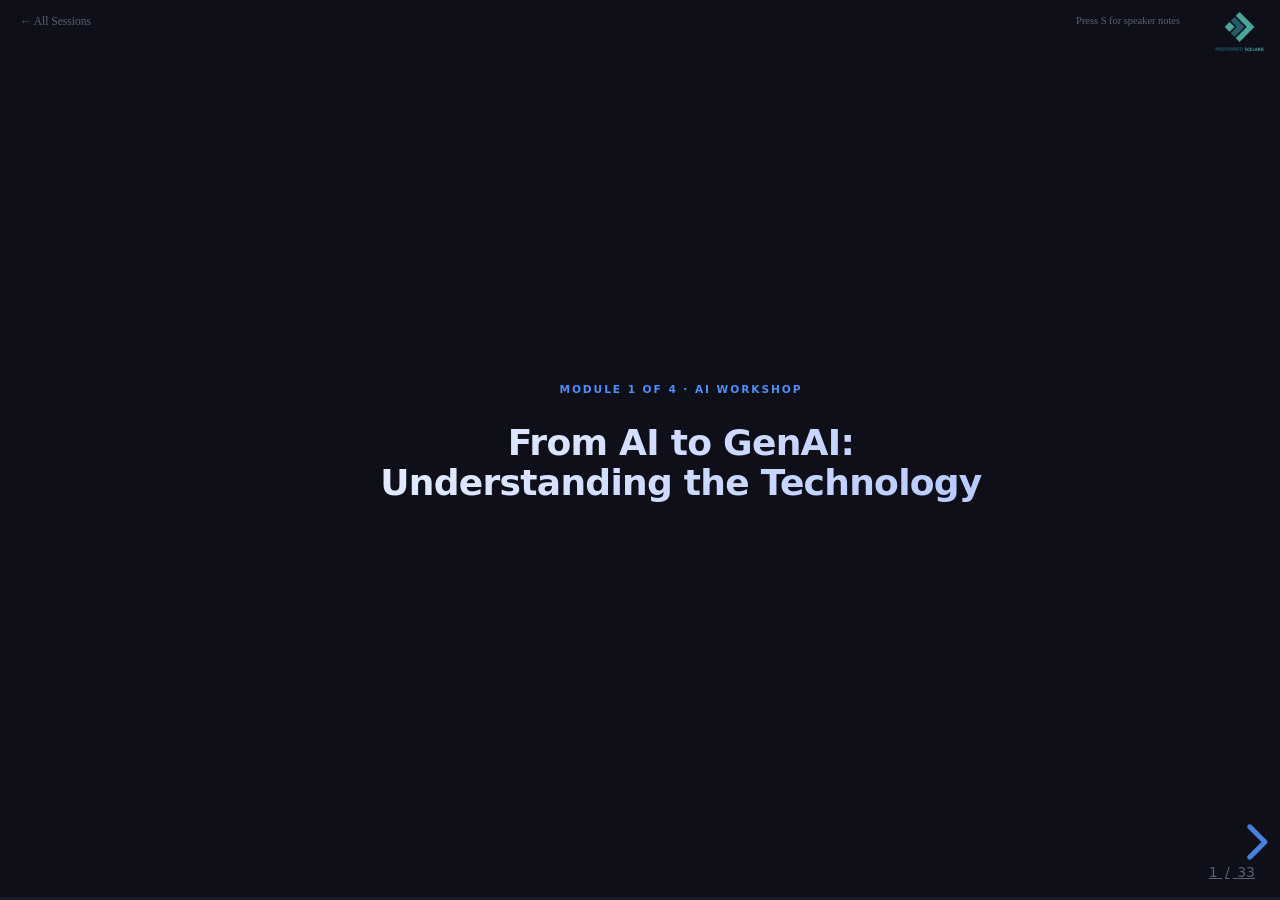
<file: session-1/index.html>
<!DOCTYPE html>
<html lang="en">
<head>
  <meta charset="UTF-8" />
  <meta name="viewport" content="width=device-width, initial-scale=1.0" />
  <title>Session 1 — From AI to GenAI | AI Workshop</title>

  <!-- Reveal.js -->
  <link rel="stylesheet" href="../assets/reveal/dist/reveal.css" />
  <!-- Custom theme -->
  <link rel="stylesheet" href="../assets/css/theme.css" />
  <link rel="stylesheet" href="../assets/css/demos.css" />
  <!-- Highlight.js theme (for code blocks) -->
  <link rel="stylesheet" href="../assets/reveal/plugin/highlight/monokai.css" />

  <style>
    /* ── Session-specific overrides ── */

    /* Title slide */
    .title-slide { text-align: center; }
    .title-slide .session-label {
      font-size: 0.65em;
      font-weight: 700;
      letter-spacing: 0.18em;
      text-transform: uppercase;
      color: var(--accent-blue);
      margin-bottom: 0.8em;
    }
    .title-slide h1 {
      font-size: 2.2em;
      margin-bottom: 0.4em;
      background: linear-gradient(135deg, #fff 0%, #a0b8ff 100%);
      -webkit-background-clip: text;
      -webkit-text-fill-color: transparent;
      background-clip: text;
    }
    .title-slide .subtitle {
      color: var(--text-muted);
      font-size: 0.9em;
      margin-bottom: 2em;
    }
    .title-opener {
      background: rgba(79,142,247,0.1);
      border: 1px solid rgba(79,142,247,0.25);
      border-radius: 10px;
      padding: 0.8em 1.4em;
      display: inline-block;
      font-size: 0.85em;
      color: var(--text-primary);
    }
    .title-opener strong { color: var(--accent-teal); }

    /* Agenda items */
    .agenda-item {
      display: flex;
      align-items: flex-start;
      gap: 1em;
      padding: 0.8em 0;
      border-bottom: 1px solid var(--border);
    }
    .agenda-item:last-child { border-bottom: none; }
    .agenda-num {
      font-size: 1.4em;
      font-weight: 800;
      color: var(--accent-blue);
      opacity: 0.5;
      min-width: 1.5em;
      line-height: 1;
    }
    .agenda-text { font-size: 0.9em; color: var(--text-primary); line-height: 1.5; }
    .agenda-text strong { color: var(--accent-teal); font-weight: 600; }

    /* AI layers */
    .ai-layers {
      display: flex;
      flex-direction: column;
      gap: 0;
    }
    .ai-layer {
      padding: 1em 1.4em;
      border-radius: var(--radius);
      margin-bottom: 0.5em;
      text-align: left;
    }
    .ai-layer-1 { background: rgba(79,142,247,0.08); border: 1px solid rgba(79,142,247,0.2); }
    .ai-layer-2 { background: rgba(100,255,218,0.08); border: 1px solid rgba(100,255,218,0.2); margin-left: 1em; }
    .ai-layer-3 { background: rgba(255,209,102,0.08); border: 1px solid rgba(255,209,102,0.2); margin-left: 2em; }
    .ai-layer h4 { margin-bottom: 0.3em; font-size: 0.95em; }
    .ai-layer p { font-size: 0.78em; color: var(--text-muted); margin: 0; }

    /* Tool grid */
    .tool-grid {
      display: grid;
      grid-template-columns: 1fr 1fr;
      gap: 0.8em;
      text-align: left;
    }
    .tool-category {
      background: var(--bg-card);
      border: 1px solid var(--border);
      border-radius: var(--radius);
      padding: 0.9em 1.1em;
    }
    .tool-category h4 {
      font-size: 0.75em;
      color: var(--accent-teal);
      margin-bottom: 0.5em;
      letter-spacing: 0.06em;
      text-transform: uppercase;
    }
    .tool-category .tools { font-size: 0.78em; color: var(--text-primary); margin-bottom: 0.4em; font-weight: 600; }
    .tool-category .use-for { font-size: 0.72em; color: var(--text-muted); }

    /* Process steps */
    .steps {
      display: flex;
      gap: 0.5em;
      align-items: stretch;
      margin: 1em 0;
    }
    .step {
      flex: 1;
      min-width: 0;
      background: var(--bg-card);
      border: 1px solid var(--border);
      border-radius: var(--radius);
      padding: 1em;
      text-align: center;
    }
    .step-num {
      font-size: 2em;
      font-weight: 800;
      color: var(--accent-blue);
      opacity: 0.3;
      line-height: 1;
    }
    .step-title { font-size: 0.85em; font-weight: 700; color: #fff; margin: 0.3em 0; }
    .step-desc { font-size: 0.72em; color: var(--text-muted); line-height: 1.5; }
    .step-arrow {
      flex-shrink: 0;
      align-self: center;
      color: var(--accent-blue);
      font-size: 1.4em;
      line-height: 1;
      padding: 0 2px;
    }

    /* Prompt anatomy */
    .prompt-parts {
      display: grid;
      grid-template-columns: 1fr 1fr;
      gap: 10px;
    }
    .prompt-parts > * { min-width: 0; }
    .prompt-part {
      background: var(--bg-card);
      border-radius: var(--radius);
      padding: 1em 1.1em;
      text-align: left;
    }
    .prompt-part.role    { border-left: 3px solid var(--accent-blue); }
    .prompt-part.inst    { border-left: 3px solid var(--accent-teal); }
    .prompt-part.ctx     { border-left: 3px solid var(--accent-gold); }
    .prompt-part.output  { border-left: 3px solid #c084fc; }
    .prompt-part h4 { font-size: 0.8em; margin-bottom: 0.4em; }
    .prompt-part h4 .label {
      display: inline-block;
      padding: 2px 8px;
      border-radius: 999px;
      font-size: 0.8em;
      margin-right: 0.4em;
    }
    .role    .label { background: rgba(79,142,247,0.2);  color: var(--accent-blue); }
    .inst    .label { background: rgba(100,255,218,0.15); color: var(--accent-teal); }
    .ctx     .label { background: rgba(255,209,102,0.15); color: var(--accent-gold); }
    .output  .label { background: rgba(192,132,252,0.15); color: #c084fc; }
    .prompt-part blockquote {
      font-size: 0.78em;
      font-style: italic;
      color: var(--text-muted);
      margin: 0;
      border: none;
      padding: 0;
    }

    /* Before / After */
    .compare-cols {
      display: grid;
      grid-template-columns: 1fr 1fr;
      gap: 12px;
      text-align: left;
    }
    .compare-cols > * { min-width: 0; }
    .compare-box {
      background: var(--bg-card);
      border-radius: var(--radius);
      padding: 1.1em 1.3em;
    }
    .compare-box.before { border-top: 3px solid #f87171; }
    .compare-box.after  { border-top: 3px solid var(--accent-teal); }
    .compare-label {
      font-size: 0.68em;
      font-weight: 700;
      letter-spacing: 0.1em;
      text-transform: uppercase;
      margin-bottom: 0.7em;
    }
    .compare-box.before .compare-label { color: #f87171; }
    .compare-box.after  .compare-label { color: var(--accent-teal); }
    .compare-box blockquote {
      font-size: 0.8em;
      font-style: italic;
      color: var(--text-primary);
      margin: 0 0 0.8em;
      padding: 0;
      border: none;
    }
    .change-list { list-style: none; padding: 0; margin: 0; }
    .change-list li {
      font-size: 0.74em;
      padding: 0.25em 0;
      color: var(--text-muted);
    }
    .change-list li::before { content: "+ "; color: var(--accent-teal); font-weight: 700; }

    /* System/User split */
    .two-panel {
      display: grid;
      grid-template-columns: 1fr 1fr;
      gap: 12px;
      text-align: left;
    }
    .two-panel > * { min-width: 0; }
    .panel {
      background: var(--bg-card);
      border-radius: var(--radius);
      padding: 1.2em;
    }
    .panel.system { border-top: 3px solid var(--accent-blue); }
    .panel.user   { border-top: 3px solid var(--accent-teal); }
    .panel-label {
      font-size: 0.7em;
      font-weight: 700;
      letter-spacing: 0.1em;
      text-transform: uppercase;
      margin-bottom: 0.6em;
    }
    .panel.system .panel-label { color: var(--accent-blue); }
    .panel.user   .panel-label { color: var(--accent-teal); }
    .panel p { font-size: 0.82em; color: var(--text-muted); }
    .panel blockquote {
      font-size: 0.78em;
      font-style: italic;
      color: var(--text-primary);
      background: rgba(255,255,255,0.04);
      border-radius: 6px;
      padding: 0.6em 0.9em;
      margin: 0.6em 0 0;
      border: none;
    }

    /* Takeaways grid */
    .takeaway-grid {
      display: grid;
      grid-template-columns: 1fr 1fr;
      gap: 0.8em;
    }
    .takeaway-item {
      background: var(--bg-card);
      border: 1px solid var(--border);
      border-radius: var(--radius);
      padding: 0.9em 1em;
      text-align: left;
    }
    .takeaway-num {
      font-size: 1.5em;
      font-weight: 800;
      color: var(--accent-blue);
      opacity: 0.3;
      line-height: 1;
      margin-bottom: 0.3em;
    }
    .takeaway-text { font-size: 0.78em; color: var(--text-primary); line-height: 1.5; }
    .takeaway-text strong { color: var(--accent-teal); }

    /* Activity */
    .activity-section {
      background: linear-gradient(135deg, rgba(100,255,218,0.05), rgba(79,142,247,0.05));
      border: 1px solid var(--border-bright);
      border-radius: var(--radius-lg);
      padding: 1.4em 1.8em;
      text-align: left;
    }

    /* Nav hint */
    .nav-hint {
      position: fixed;
      bottom: 16px;
      left: 50%;
      transform: translateX(-50%);
      font-size: 0.65em;
      color: var(--text-dim);
      pointer-events: none;
      z-index: 100;
    }

    /* Home link */
    .home-link {
      position: fixed;
      top: 16px;
      left: 20px;
      font-size: 0.72em;
      color: var(--text-dim);
      text-decoration: none;
      display: flex;
      align-items: center;
      gap: 5px;
      z-index: 100;
      transition: color 0.2s;
    }
    .home-link:hover { color: var(--accent-blue); }

    /* Speaker notes hint */
    .notes-hint {
      position: fixed;
      top: 16px;
      right: 100px;
      font-size: 0.65em;
      color: var(--text-dim);
      z-index: 100;
    }

    /* Vertical nav indicator */
    .reveal .navigate-down { color: var(--accent-teal); }

    /* Demo build slides — fixed header layout */
    .demo-build-wrap {
      display: flex;
      flex-direction: column;
      height: 100%;
    }
    .demo-header {
      flex-shrink: 0;
      text-align: center;
      padding-bottom: 0.5em;
      border-bottom: 1px solid var(--border);
      margin-bottom: 0.9em;
    }
    .demo-objective {
      display: inline-block;
      background: rgba(79,142,247,0.08);
      border: 1px solid rgba(79,142,247,0.2);
      border-radius: 8px;
      padding: 0.45em 1.1em;
      font-size: 0.75em;
      color: var(--text-muted);
      max-width: 700px;
      text-align: left;
    }
    .demo-objective strong { color: var(--accent-blue); margin-right: 0.4em; }
    .demo-build-content {
      flex: 1;
      display: flex;
      align-items: center;
      justify-content: center;
    }
  </style>
</head>
<body>

  <!-- Home link -->
  <img src="../assets/images/02.%20PS%20Logo_Vertical.png" alt="Preferred Square" style="position:fixed; top:12px; right:16px; height:40px; z-index:100; opacity:0.85;" />
  <a href="../index.html" class="home-link" target="_blank">← All Sessions</a>
  <div class="notes-hint">Press S for speaker notes</div>

  <div class="reveal">
    <div class="slides">

      <!-- ══════════════════════════════════════════════
           H1: TITLE SLIDE
      ══════════════════════════════════════════════ -->
      <section>
        <div class="title-slide">
          <div class="session-label">Module 1 of 4 · AI WORKSHOP</div>
          <h1>From AI to GenAI:<br/>Understanding the Technology</h1>
        </div>
        <aside class="notes">
          Start with a quick show of hands — "Who has used an AI tool — Copilot, ChatGPT, or anything else — in the last week?" This sets the tone: they're already using these tools, now they'll understand what's actually happening under the hood.
        </aside>
      </section>

      <!-- ══════════════════════════════════════════════
           H2: AGENDA
      ══════════════════════════════════════════════ -->
      <section>
        <h2>What We'll Cover Today</h2>
        <div style="margin-top: 1.2em;">
          <div class="agenda-item">
            <div class="agenda-num">01</div>
            <div class="agenda-text"><strong>What is AI</strong> — and how did we get to GenAI?</div>
          </div>
          <div class="agenda-item">
            <div class="agenda-num">02</div>
            <div class="agenda-text"><strong>How does an LLM actually work?</strong> (no math required)</div>
          </div>
          <div class="agenda-item">
            <div class="agenda-num">03</div>
            <div class="agenda-text"><strong>How do you write prompts</strong> that get great results?</div>
          </div>
          <div class="agenda-item">
            <div class="agenda-num">04</div>
            <div class="agenda-text"><strong>Live demos</strong> — using an LLM for real BA tasks</div>
          </div>
        </div>
        <aside class="notes">
          Frame this session as "foundational". Everything in Sessions 2, 3, and 4 builds on what we cover today. The concepts apply to any AI tool — Copilot, Claude, ChatGPT, or whatever comes next.
        </aside>
      </section>

      <!-- ══════════════════════════════════════════════
           H3 (NEW): QUESTION SLIDE — What is AI?
      ══════════════════════════════════════════════ -->
      <section>
        <div style="text-align:center; display:flex; flex-direction:column; align-items:center; justify-content:center; height:100%;">
          <div style="font-size:0.7em; font-weight:700; letter-spacing:0.18em; text-transform:uppercase; color:var(--accent-blue); margin-bottom:0.8em;">Before we begin</div>
          <h1 style="font-size:3em; font-weight:800; color:#fff; letter-spacing:-0.03em; margin:0 0 0.6em;">What is AI?</h1>
        </div>
        <aside class="notes">
          Pause here and invite 2–3 responses from the audience. Don't correct or guide — just listen. You'll refer back to these answers as you move through the session.
        </aside>
      </section>

      <!-- ══════════════════════════════════════════════
           H4: WHAT IS AI? (with vertical slides)
      ══════════════════════════════════════════════ -->
      <section>
        <!-- H4 main -->
        <section>
          <h2>What is AI?</h2>
          <p style="color: var(--text-muted); font-size: 0.85em; margin-bottom: 1.2em;">AI is not one thing — it's a family of technologies</p>
          <div class="ai-layers">
            <div class="ai-layer ai-layer-1">
              <h4 style="color: var(--accent-blue);">Artificial Intelligence (AI)</h4>
              <p>Any system that mimics human decision-making</p>
            </div>
            <div class="ai-layer ai-layer-2">
              <h4 style="color: var(--accent-teal);">Machine Learning (ML)</h4>
              <p>AI that <em>learns from data</em> instead of following fixed rules</p>
            </div>
            <div class="ai-layer ai-layer-3">
              <h4 style="color: var(--accent-gold);">Deep Learning</h4>
              <p>ML using neural networks to find complex patterns</p>
            </div>
          </div>
          <p style="font-size: 0.7em; color: var(--text-dim); margin-top: 0.8em; text-align: right;">↓ See everyday examples</p>
          <aside class="notes">
            Most people think of AI as one monolithic thing. This slide breaks that mental model. You don't need to explain neural networks — just establish that these are different levels of sophistication, each building on the last.
          </aside>
        </section>

        <!-- H4 vertical: Everyday examples -->
        <section>
          <h2>AI in Everyday Life</h2>
          <p style="color: var(--text-muted); font-size: 0.82em; margin-bottom: 1.2em;">Each layer in action</p>
          <div class="grid-3" style="margin-top: 0.8em;">
            <div class="card">
              <div style="font-size: 0.7em; font-weight: 700; letter-spacing: 0.1em; color: var(--accent-blue); text-transform: uppercase; margin-bottom: 0.6em;">AI</div>
              <div style="font-size: 1.4em; margin-bottom: 0.4em;">📧</div>
              <div style="font-size: 0.85em; font-weight: 600; color: #fff; margin-bottom: 0.3em;">Gmail spam filter</div>
              <div style="font-size: 0.75em; color: var(--text-muted);">Rule + pattern based — is this email spam? Yes / No</div>
            </div>
            <div class="card">
              <div style="font-size: 0.7em; font-weight: 700; letter-spacing: 0.1em; color: var(--accent-teal); text-transform: uppercase; margin-bottom: 0.6em;">ML</div>
              <div style="font-size: 1.4em; margin-bottom: 0.4em;">🎬</div>
              <div style="font-size: 0.85em; font-weight: 600; color: #fff; margin-bottom: 0.3em;">Netflix recommendations</div>
              <div style="font-size: 0.75em; color: var(--text-muted);">Learns from your watch history to predict what you'll enjoy</div>
            </div>
            <div class="card">
              <div style="font-size: 0.7em; font-weight: 700; letter-spacing: 0.1em; color: var(--accent-gold); text-transform: uppercase; margin-bottom: 0.6em;">Deep Learning</div>
              <div style="font-size: 1.4em; margin-bottom: 0.4em;">🌐</div>
              <div style="font-size: 0.85em; font-weight: 600; color: #fff; margin-bottom: 0.3em;">Google Translate</div>
              <div style="font-size: 0.75em; color: var(--text-muted);">Face recognition, real-time translation — neural networks at scale</div>
            </div>
          </div>
          <aside class="notes">
            Keep this brief. The goal is to make the layers tangible with tools they've already used.
          </aside>
        </section>
      </section>

      <!-- ══════════════════════════════════════════════
           H5: THE AI FAMILY TREE
      ══════════════════════════════════════════════ -->
      <section>
        <h2 style="margin-bottom:0.6em;">The AI Family Tree</h2>
        <img src="../assets/images/ai_branches_no_genai.svg"
             alt="AI branches diagram showing Machine Learning, NLP, Computer Vision, Deep Learning and other subfields"
             style="width:100%; max-width:780px; display:block; margin:0 auto;" />
        <aside class="notes">
          Walk through the diagram — AI is the top-level field. Machine Learning, NLP, and Computer Vision are subfields. Deep Learning is a subfield of ML. Point out Robotics, Expert Systems, Planning, and Speech Processing on the right. The key message: AI is not one thing, it's a family of different technologies.
        </aside>
      </section>

      <!-- ══════════════════════════════════════════════
           H6: WHAT IS GENERATIVE AI? (with vertical)
      ══════════════════════════════════════════════ -->
      <section>
        <!-- H6 main -->
        <section>
          <h2>What is Generative AI?</h2>
          <p style="color: var(--text-muted); font-size: 0.82em; margin-bottom: 1.2em;">GenAI is the layer that <em>creates</em> — not just classifies</p>
          <div class="compare-cols">
            <div class="compare-box before">
              <div class="compare-label">Traditional AI</div>
              <p style="font-size: 0.82em; color: var(--text-muted); margin-bottom: 0.5em;">Given input → predicts a <strong style="color: #f87171;">label or score</strong></p>
              <div style="font-size: 0.78em; background: rgba(248,113,113,0.08); border: 1px solid rgba(248,113,113,0.2); border-radius: 8px; padding: 0.7em 0.9em; color: var(--text-primary); font-style: italic;">
                "Is this email spam?" → <strong style="color: #f87171;">Yes / No</strong>
              </div>
            </div>
            <div class="compare-box after">
              <div class="compare-label">Generative AI</div>
              <p style="font-size: 0.82em; color: var(--text-muted); margin-bottom: 0.5em;">Given input → <strong style="color: var(--accent-teal);">generates new content</strong></p>
              <div style="font-size: 0.78em; background: rgba(100,255,218,0.06); border: 1px solid rgba(100,255,218,0.2); border-radius: 8px; padding: 0.7em 0.9em; color: var(--text-primary); font-style: italic;">
                "Write a professional reply to this email" → <strong style="color: var(--accent-teal);">full draft</strong>
              </div>
            </div>
          </div>
          <p style="font-size: 0.7em; color: var(--text-dim); margin-top: 0.8em; text-align: right;">↓ What can GenAI generate?</p>
          <aside class="notes">
            The key shift is from classifying existing things to creating new things. This is why GenAI feels so different — it's not just answering yes/no, it's producing work.
          </aside>
        </section>

        <!-- H6 vertical: What GenAI can generate -->
        <section>
          <h2>What Can GenAI Generate?</h2>
          <div class="grid-4" style="margin-top: 1em;">
            <div class="card" style="text-align: center;">
              <div style="font-size: 2em; margin-bottom: 0.3em;">📝</div>
              <div style="font-size: 0.85em; font-weight: 700; color: var(--accent-blue); margin-bottom: 0.3em;">Text</div>
              <div style="font-size: 0.72em; color: var(--text-muted);">Documents, emails, reports, code</div>
            </div>
            <div class="card" style="text-align: center;">
              <div style="font-size: 2em; margin-bottom: 0.3em;">🖼️</div>
              <div style="font-size: 0.85em; font-weight: 700; color: var(--accent-teal); margin-bottom: 0.3em;">Images</div>
              <div style="font-size: 0.72em; color: var(--text-muted);">DALL-E, Midjourney</div>
            </div>
            <div class="card" style="text-align: center;">
              <div style="font-size: 2em; margin-bottom: 0.3em;">🎬</div>
              <div style="font-size: 0.85em; font-weight: 700; color: var(--accent-gold); margin-bottom: 0.3em;">Audio & Video</div>
              <div style="font-size: 0.72em; color: var(--text-muted);">Sora, ElevenLabs</div>
            </div>
            <div class="card" style="text-align: center;">
              <div style="font-size: 2em; margin-bottom: 0.3em;">📊</div>
              <div style="font-size: 0.85em; font-weight: 700; color: #c084fc; margin-bottom: 0.3em;">Data</div>
              <div style="font-size: 0.72em; color: var(--text-muted);">Tables, JSON, structured outputs</div>
            </div>
          </div>
          <div class="highlight-box" style="margin-top: 1.2em; font-size: 0.83em;">
            For BAs, the most impactful modality is <strong>text</strong> — requirements, summaries, stakeholder communications, analysis.
          </div>
          <aside class="notes">
            Keep focus on text — that's what BAs will use every day. Images, video etc. are context to show the breadth of the technology.
          </aside>
        </section>
      </section>

      <!-- ══════════════════════════════════════════════
           H7: GENAI FAMILY TREE
      ══════════════════════════════════════════════ -->
      <section>
        <h2 style="margin-bottom:0.6em;">Where Does Generative AI Fit?</h2>
        <img src="../assets/images/ai_branches_genai_topology.svg"
             alt="AI branches diagram with Generative AI highlighted, showing it draws on Deep Learning, NLP, Computer Vision and Speech"
             style="width:100%; max-width:780px; display:block; margin:0 auto;" />
        <aside class="notes">
          The amber dashed lines show that Generative AI isn't a standalone branch — it draws on Deep Learning, NLP, Computer Vision, and Speech Processing all at once. That's what makes it powerful and different from earlier AI tools.
        </aside>
      </section>

      <!-- ══════════════════════════════════════════════
           H8: THE GENAI LANDSCAPE
      ══════════════════════════════════════════════ -->
      <section>
        <h2>The GenAI Landscape</h2>
        <p style="color: var(--text-muted); font-size: 0.82em; margin-bottom: 1.2em;">Many tools, one underlying technology</p>
        <div class="tool-grid">
          <div class="tool-category">
            <h4>Chat & Writing</h4>
            <div class="tools">ChatGPT · Claude · Copilot Chat · Gemini</div>
            <div class="use-for">Drafting, summarizing, analysis</div>
          </div>
          <div class="tool-category">
            <h4>Productivity</h4>
            <div class="tools">Copilot in Word/Excel/PPT · Notion AI</div>
            <div class="use-for">Document work, data analysis</div>
          </div>
          <div class="tool-category">
            <h4>Automation</h4>
            <div class="tools">n8n · Make · Zapier AI</div>
            <div class="use-for">Workflows, repetitive tasks</div>
          </div>
          <div class="tool-category">
            <h4>Search & Research</h4>
            <div class="tools">Perplexity · Bing AI</div>
            <div class="use-for">Research, fact-finding</div>
          </div>
        </div>
        <div class="highlight-box teal" style="margin-top: 1em; font-size: 0.8em;">
          Different interfaces — most run on the same small set of underlying models (GPT, Claude, Gemini, Llama). <strong>Learn to prompt well and you can use any of them.</strong>
        </div>
        <aside class="notes">
          Avoid positioning any one tool as "the best." The goal is to help BAs see that the skill they're building today — prompting and working with LLMs — is transferable across all these tools. The tool may change next year; the skill won't.
        </aside>
      </section>

      <!-- ══════════════════════════════════════════════
           H6: HOW LLMs WORK (with vertical slides)
      ══════════════════════════════════════════════ -->
      <section>
        <!-- H6 main -->
        <section>
          <h2>How LLMs Work</h2>
          <p style="color: var(--text-muted); font-size: 0.82em; margin-bottom: 1.2em;">An LLM is a very sophisticated autocomplete</p>
          <div class="steps">
            <div class="step">
              <div class="step-num">1</div>
              <div class="step-title">Training</div>
              <div class="step-desc">Reads billions of documents — books, websites, code, conversations</div>
            </div>
            <div class="step-arrow">›</div>
            <div class="step">
              <div class="step-num">2</div>
              <div class="step-title">Pattern Learning</div>
              <div class="step-desc">Learns which words, ideas, and structures follow each other</div>
            </div>
            <div class="step-arrow">›</div>
            <div class="step">
              <div class="step-num">3</div>
              <div class="step-title">Generation</div>
              <div class="step-desc">Predicts the most useful next tokens, one at a time</div>
            </div>
          </div>
          <p style="font-size: 0.7em; color: var(--text-dim); margin-top: 0.8em; text-align: right;">↓ The autocomplete analogy</p>
          <aside class="notes">
            Avoid math or diagrams of neural networks. The autocomplete analogy is enough. What matters is: it's not "thinking" the way humans do — it's sophisticated pattern matching at massive scale. This is important later when we talk about hallucinations.
          </aside>
        </section>

        <!-- H6 vertical: The autocomplete analogy -->
        <section>
          <h2>Autocomplete</h2>
          <div class="card accent" style="margin: 1em 0; padding: 1.4em 1.8em; text-align: center;">
            <p style="font-size: 1em; color: var(--text-primary); font-style: italic; line-height: 1.7;">
              Like a very <strong>well-read colleague</strong> who can complete your sentence —<br/>
              but has read <strong>everything ever written</strong>, in every language.
            </p>
          </div>
          <div class="grid-2" style="margin-top: 1em;">
            <div class="highlight-box">
              <strong>What it IS doing</strong>
              <p style="font-size: 0.8em; margin-top: 0.4em; color: var(--text-muted);">Sophisticated pattern matching at massive scale — predicting the most useful next word given everything it's seen</p>
            </div>
            <div class="highlight-box gold">
              <strong>What it is NOT doing</strong>
              <p style="font-size: 0.8em; margin-top: 0.4em; color: var(--text-muted);">"Thinking" the way humans do — it doesn't have beliefs, intentions, or real understanding</p>
            </div>
          </div>
          <p style="font-size: 0.78em; color: var(--text-muted); margin-top: 1em;">This is why LLMs can be confidently wrong (hallucinate) — they're completing patterns, not checking facts.</p>
          <aside class="notes">
            This distinction matters. Don't dwell on hallucinations — just plant the seed that the model is pattern matching, not reasoning. We'll revisit this in Session 2.
          </aside>
        </section>
      </section>

      <!-- ══════════════════════════════════════════════
           H7: TOKENS & CONTEXT WINDOWS
      ══════════════════════════════════════════════ -->
      <section>
        <h2>Tokens &amp; Context Windows</h2>
        <p style="color: var(--text-muted); font-size: 0.82em; margin-bottom: 1.2em;">Two concepts that explain LLM limits</p>
        <div class="grid-2">
          <div class="card">
            <h3 style="margin-bottom: 0.6em;">Tokens</h3>
            <ul class="icon-list" style="font-size: 0.82em;">
              <li>A token ≈ ¾ of a word</li>
              <li>"Knowledge Worker" = ~3 tokens</li>
              <li>Very large documents may be truncated</li>
            </ul>
          </div>
          <div class="card">
            <h3 style="margin-bottom: 0.6em;">Context Window</h3>
            <ul class="icon-list" style="font-size: 0.82em;">
              <li>The model's "working memory" per session</li>
              <li>Includes your messages <em>and</em> its replies</li>
              <li>Modern models: 100K–200K tokens (300–500 pages)</li>
              <li>Exceed it → model forgets earlier messages</li>
            </ul>
          </div>
        </div>
        <div class="highlight-box gold" style="margin-top: 1em; font-size: 0.82em;">
          <strong>Practical tip:</strong> If the model seems to "forget" what you said earlier in a long session, start a fresh conversation and re-provide the key context.
        </div>
        <aside class="notes">
          Don't go deep here. Just make sure they understand why pasting a very large document might not always work as expected, and why context matters in long conversations.
        </aside>
      </section>

      <!-- ══════════════════════════════════════════════
           H: CONTEXT CARRYOVER
      ══════════════════════════════════════════════ -->
      <section>
        <h2>Context Carryover</h2>
        <p style="color: var(--text-muted); font-size: 0.82em; margin-bottom: 1.2em;">The LLM remembers everything in your current conversation</p>
        <div class="grid-2">
          <div>
            <h3 style="margin-bottom: 0.7em;">How it works</h3>
            <ul class="icon-list" style="font-size: 0.82em;">
              <li>Every message + every reply is appended to the context</li>
              <li>The model sees the full history each time it responds</li>
              <li>This is why "make it shorter" or "change the tone" works</li>
            </ul>
          </div>
          <div>
            <h3 style="margin-bottom: 0.7em;">Best practices</h3>
            <ul class="icon-list" style="font-size: 0.82em;">
              <li>Start a <strong>new chat</strong> for a completely different task</li>
              <li>Re-state important context in very long conversations</li>
              <li>The model does <em>not</em> remember previous sessions (unless memory is explicitly enabled)</li>
            </ul>
          </div>
        </div>
        <aside class="notes">
          This explains a common frustration — "why did it forget what I told it?" — and sets up better habits. Consistent across all tools.
        </aside>
      </section>

      <!-- ══════════════════════════════════════════════
           H8: PROMPT ENGINEERING (with vertical per element)
      ══════════════════════════════════════════════ -->
      <section>
        <!-- H8 main: All 4 parts overview -->
        <section>
          <h2>Prompt</h2>
          <p style="color: var(--text-muted); font-size: 0.82em; margin-bottom: 1.2em;">Garbage in, garbage out — but it's easy to fix</p>
          <div class="prompt-parts">
            <div class="prompt-part role">
              <h4><span class="label">Role</span> Who should it act as?</h4>
              <blockquote>"You are an experienced professional reviewing a requirements document."</blockquote>
            </div>
            <div class="prompt-part inst">
              <h4><span class="label">Instruction</span> What do you want?</h4>
              <blockquote>"Review the following requirements and identify any ambiguities or missing information."</blockquote>
            </div>
            <div class="prompt-part ctx">
              <h4><span class="label">Context</span> What background does it need?</h4>
              <blockquote>"This is for an ERP migration project. The audience is the development team."</blockquote>
            </div>
            <div class="prompt-part output">
              <h4><span class="label">Output Format</span> How should it respond?</h4>
              <blockquote>"Return a numbered list of issues. Keep each point under 2 sentences."</blockquote>
            </div>
          </div>
          <aside class="notes">
            Most people only provide the instruction. Adding role + context + output format dramatically improves results — and this works the same way in every AI tool you'll ever use.
          </aside>
        </section>

        <!-- H8 vertical: Role deep dive -->
        <section>
          <h2>Element 1: Role</h2>
          <div class="highlight-box" style="margin-bottom: 1em; font-size: 0.88em;">
            <strong>"Who should the model act as?"</strong>
          </div>
          <p style="font-size: 0.85em; color: var(--text-muted); margin-bottom: 1em;">Setting a role shifts the model's perspective, vocabulary, and level of detail.</p>
          <div class="grid-2">
            <div class="card">
              <div style="font-size: 0.7em; color: var(--accent-blue); font-weight: 700; text-transform: uppercase; letter-spacing: 0.08em; margin-bottom: 0.5em;">Generic</div>
              <p style="font-size: 0.82em; font-style: italic; color: var(--text-muted);">"Summarize this document."</p>
              <p style="font-size: 0.75em; color: var(--text-dim); margin-top: 0.5em;">→ Generic summary, no particular audience or purpose</p>
            </div>
            <div class="card accent">
              <div style="font-size: 0.7em; color: var(--accent-teal); font-weight: 700; text-transform: uppercase; letter-spacing: 0.08em; margin-bottom: 0.5em;">With Role</div>
              <p style="font-size: 0.82em; font-style: italic; color: var(--text-primary);">"You are an experienced professional. Summarize this document."</p>
              <p style="font-size: 0.75em; color: var(--text-dim); margin-top: 0.5em;">→ Focuses on requirements, stakeholders, business impact</p>
            </div>
          </div>
          <aside class="notes">Keep this snappy. The role is the first lever that makes a big difference.</aside>
        </section>

        <!-- H8 vertical: Instruction -->
        <section>
          <h2>Element 2: Instruction</h2>
          <div class="highlight-box" style="margin-bottom: 1em; font-size: 0.88em;">
            <strong>"What do you want it to do?"</strong>
          </div>
          <p style="font-size: 0.85em; color: var(--text-muted); margin-bottom: 1em;">Be specific. Vague instructions produce vague results.</p>
          <div class="grid-2">
            <div class="card">
              <div style="font-size: 0.7em; color: #f87171; font-weight: 700; text-transform: uppercase; letter-spacing: 0.08em; margin-bottom: 0.5em;">Vague</div>
              <p style="font-size: 0.82em; font-style: italic; color: var(--text-muted);">"Help me with this document."</p>
            </div>
            <div class="card accent">
              <div style="font-size: 0.7em; color: var(--accent-teal); font-weight: 700; text-transform: uppercase; letter-spacing: 0.08em; margin-bottom: 0.5em;">Specific</div>
              <p style="font-size: 0.82em; font-style: italic; color: var(--text-primary);">"Identify all functional requirements, list any ambiguities, and flag any dependencies between requirements."</p>
            </div>
          </div>
          <aside class="notes">The instruction is the core of the prompt. Everything else supports it.</aside>
        </section>

        <!-- H8 vertical: Context -->
        <section>
          <h2>Element 3: Context</h2>
          <div class="highlight-box" style="margin-bottom: 1em; font-size: 0.88em;">
            <strong>"What background does it need?"</strong>
          </div>
          <p style="font-size: 0.85em; color: var(--text-muted); margin-bottom: 1em;">The model only knows what you tell it. Background context shapes every decision it makes.</p>
          <ul style="font-size: 0.83em; color: var(--text-primary); text-align: left; padding-left: 1.2em;">
            <li style="margin-bottom: 0.5em;">Who is the <strong>audience</strong>? (technical? executive? external?)</li>
            <li style="margin-bottom: 0.5em;">What is the <strong>project or situation</strong>?</li>
            <li style="margin-bottom: 0.5em;">What are the <strong>constraints</strong>? (deadline, budget, policy)</li>
            <li>What has <strong>already been decided</strong>?</li>
          </ul>
          <aside class="notes">Context is where BAs have a natural advantage — they're used to gathering and providing context for stakeholders. Same skill applies here.</aside>
        </section>

        <!-- H8 vertical: Output format -->
        <section>
          <h2>Element 4: Output Format</h2>
          <div class="highlight-box" style="margin-bottom: 1em; font-size: 0.88em;">
            <strong>"How should it respond?"</strong>
          </div>
          <p style="font-size: 0.85em; color: var(--text-muted); margin-bottom: 1em;">Specifying format removes back-and-forth and gives you copy-paste ready output.</p>
          <div class="grid-2">
            <div>
              <div style="font-size: 0.75em; font-weight: 700; color: var(--accent-teal); text-transform: uppercase; margin-bottom: 0.5em;">Format options</div>
              <ul class="icon-list" style="font-size: 0.82em;">
                <li>Bullet list / numbered list</li>
                <li>Table</li>
                <li>Paragraph (max N words)</li>
                <li>Specific document sections</li>
                <li>JSON / structured data</li>
              </ul>
            </div>
            <div class="card accent">
              <div style="font-size: 0.7em; color: var(--accent-gold); font-weight: 700; text-transform: uppercase; letter-spacing: 0.08em; margin-bottom: 0.5em;">Example</div>
              <p style="font-size: 0.78em; font-style: italic; color: var(--text-primary);">"Return a numbered list of issues. Keep each point under 2 sentences. End with a one-paragraph overall risk summary."</p>
            </div>
          </div>
          <aside class="notes">Output format is the most overlooked element. When specified well, the output is often directly usable without editing.</aside>
        </section>
      </section>

      <!-- ══════════════════════════════════════════════
           H9: BEFORE vs AFTER
      ══════════════════════════════════════════════ -->
      <section>
        <h2>Prompt: Before vs After</h2>
        <p style="color: var(--text-muted); font-size: 0.82em; margin-bottom: 1.2em;">The same question — two very different results</p>
        <div class="compare-cols">
          <div class="compare-box before">
            <div class="compare-label">Weak Prompt</div>
            <blockquote>"Summarize this document."</blockquote>
            <ul class="change-list" style="list-style: none; padding: 0;">
              <li style="font-size: 0.74em; color: var(--text-dim); padding: 0.2em 0;">No role or perspective</li>
              <li style="font-size: 0.74em; color: var(--text-dim); padding: 0.2em 0;">No audience specified</li>
              <li style="font-size: 0.74em; color: var(--text-dim); padding: 0.2em 0;">No focus area</li>
              <li style="font-size: 0.74em; color: var(--text-dim); padding: 0.2em 0;">No output format</li>
            </ul>
          </div>
          <div class="compare-box after">
            <div class="compare-label">Strong Prompt</div>
            <blockquote>"You are an experienced professional. Summarize the following requirements document for a non-technical stakeholder. Focus on business impact, not technical details. Use 5 bullet points, each under 20 words."</blockquote>
            <ul class="change-list">
              <li>Role (BA context)</li>
              <li>Audience (non-technical stakeholder)</li>
              <li>Focus (business impact)</li>
              <li>Output format (5 bullets, word limit)</li>
            </ul>
          </div>
        </div>
        <aside class="notes">
          Run this live — paste the same document into both prompts and show the difference in output. This is one of the most impactful moments in the session. The point is not "use this exact template" — it's "every piece of context you add makes the output more useful."
        </aside>
      </section>

      <!-- ══════════════════════════════════════════════
           H12: FEW-SHOT EXAMPLES
      ══════════════════════════════════════════════ -->
      <section>
        <h2>Few-Shot Examples</h2>
        <p style="color: var(--text-muted); font-size: 0.82em; margin-bottom: 1.2em;">Show, don't just tell</p>
        <div class="compare-cols">
          <div class="card">
            <div style="font-size: 0.7em; font-weight: 700; color: var(--text-muted); text-transform: uppercase; letter-spacing: 0.08em; margin-bottom: 0.5em;">Zero-shot (no example)</div>
            <div class="prompt-box">"Write a project status update."</div>
          </div>
          <div class="card accent">
            <div style="font-size: 0.7em; font-weight: 700; color: var(--accent-teal); text-transform: uppercase; letter-spacing: 0.08em; margin-bottom: 0.5em;">Few-shot (with example)</div>
            <div class="prompt-box" style="font-size: 0.68em;">"Write a project status update in this format:
<strong>Status:</strong> [Green/Amber/Red]
<strong>This week:</strong> [2 sentences]
<strong>Next week:</strong> [2 sentences]
<strong>Blockers:</strong> [if any]

Here's a good example: [paste one]
Now write one for: [paste your project details]"</div>
          </div>
        </div>
        <div class="highlight-box teal" style="margin-top: 1em; font-size: 0.82em;">
          <strong>Why it works:</strong> The model calibrates exactly to your format, tone, and length — no back-and-forth needed. Ideal for templated BA outputs: status reports, BRDs, meeting summaries.
        </div>
        <aside class="notes">
          Particularly powerful for BAs who produce templated outputs — status reports, BRDs, meeting summaries. Spend 2 minutes showing this live. Works the same in any LLM tool.
        </aside>
      </section>

      <!-- ══════════════════════════════════════════════
           H13: CHAIN OF THOUGHT
      ══════════════════════════════════════════════ -->
      <section>
        <h2>Chain of Thought Prompting</h2>
        <p style="color: var(--text-muted); font-size: 0.82em; margin-bottom: 1.2em;">Ask it to think before it answers</p>
        <div class="grid-2" style="margin-bottom: 1em;">
          <div class="highlight-box">
            <strong>The problem</strong>
            <p style="font-size: 0.8em; margin-top: 0.4em; color: var(--text-muted);">For complex tasks, LLMs sometimes jump to a conclusion that's wrong</p>
          </div>
          <div class="highlight-box teal">
            <strong>The fix</strong>
            <p style="font-size: 0.8em; margin-top: 0.4em; color: var(--text-muted);">Add "think step by step" or "reason through this before answering"</p>
          </div>
        </div>
        <div class="prompt-box" style="font-size: 0.73em; margin-bottom: 1em;">"You are reviewing a business requirements document. Before giving your assessment, list the key business objectives, list the stated assumptions, and identify any gaps between them. Then provide your overall assessment."</div>
        <div class="grid-3">
          <div style="text-align: center; font-size: 0.78em; color: var(--text-muted);">📄 Analysing complex documents</div>
          <div style="text-align: center; font-size: 0.78em; color: var(--text-muted);">⚖️ Comparing options</div>
          <div style="text-align: center; font-size: 0.78em; color: var(--text-muted);">🔍 Diagnosing process issues</div>
        </div>
        <aside class="notes">
          The single most underused prompting technique. Dramatically improves quality on analytical tasks — exactly what BAs do. Works identically across all LLM tools.
        </aside>
      </section>

      <!-- ══════════════════════════════════════════════
           H14: DEMO — Calendar PA Prompt (vertical build)
      ══════════════════════════════════════════════ -->
      <section>

        <!-- H14 main: Objective only -->
        <section data-transition="none">
          <div class="demo-build-wrap">
            <div class="demo-header">
              <h2>Demo</h2>
              <div class="demo-objective">
                <strong>Objective</strong>Define a prompt for an LLM to act as your Personal Assistant and manage your calendar — built using the 4 prompt elements.
              </div>
            </div>
            <div class="demo-build-content">
              <p style="font-size: 0.78em; color: var(--text-dim);">↓ Let's build it section by section</p>
            </div>
          </div>
          <aside class="notes">
            Introduce the objective. Tell the audience: "We're going to build this prompt live, one section at a time, using the 4-part framework we just covered."
          </aside>
        </section>

        <!-- H14 V1: Role -->
        <section data-transition="none">
          <div class="demo-build-wrap">
            <div class="demo-header">
              <h2>Demo</h2>
              <div class="demo-objective">
                <strong>Objective</strong>Define a prompt for an LLM to act as your Personal Assistant and manage your calendar — built using the 4 prompt elements.
              </div>
            </div>
            <div class="demo-build-content">
              <div class="prompt-part role" style="max-width: 680px; width: 100%;">
                <h4><span class="label">Role</span> Who should it act as?</h4>
                <blockquote>"You are my personal assistant and manage my calendar."</blockquote>
              </div>
            </div>
          </div>
          <aside class="notes">
            Start with the Role. This tells the model the persona it should adopt — a PA with calendar access. Everything else builds on this.
          </aside>
        </section>

        <!-- H14 V2: Instruction -->
        <section data-transition="none">
          <div class="demo-build-wrap">
            <div class="demo-header">
              <h2>Demo</h2>
              <div class="demo-objective">
                <strong>Objective</strong>Define a prompt for an LLM to act as your Personal Assistant and manage your calendar — built using the 4 prompt elements.
              </div>
            </div>
            <div class="demo-build-content">
              <div class="prompt-part inst" style="max-width: 680px; width: 100%;">
                <h4><span class="label">Instruction</span> What do you want?</h4>
                <blockquote>Read my whole calendar for the day. Categorise each meeting into Interview, Internal, or External — in that priority order. For interview meetings, identify the candidate, locate their CV from emails or OneDrive, and generate a technical interview questionnaire.</blockquote>
              </div>
            </div>
          </div>
          <aside class="notes">
            The instruction is the core of the prompt. Note the priority order — Interview first, then Internal, then External. This matters because every meeting must fall into exactly one category.
          </aside>
        </section>

        <!-- H14 V3: Context -->
        <section data-transition="none">
          <div class="demo-build-wrap">
            <div class="demo-header">
              <h2>Demo</h2>
              <div class="demo-objective">
                <strong>Objective</strong>Define a prompt for an LLM to act as your Personal Assistant and manage your calendar — built using the 4 prompt elements.
              </div>
            </div>
            <div class="demo-build-content">
              <div class="prompt-part ctx" style="max-width: 680px; width: 100%;">
                <h4><span class="label">Context</span> What background does it need?</h4>
                <blockquote>Internal = all attendees from Preferred Square only. External = any attendee outside Preferred Square. Interview = identified from invitees list or meeting title. Do not fabricate any information. Include meeting links for all meetings.</blockquote>
              </div>
            </div>
          </div>
          <aside class="notes">
            Context is where we define the rules the model needs to categorise correctly. Without this, "Internal" and "External" are meaningless labels. The "do not fabricate" constraint prevents hallucination.
          </aside>
        </section>

        <!-- H14 V4: Output Format -->
        <section data-transition="none">
          <div class="demo-build-wrap">
            <div class="demo-header">
              <h2>Demo</h2>
              <div class="demo-objective">
                <strong>Objective</strong>Define a prompt for an LLM to act as your Personal Assistant and manage your calendar — built using the 4 prompt elements.
              </div>
            </div>
            <div class="demo-build-content">
              <div class="prompt-part output" style="max-width: 680px; width: 100%;">
                <h4><span class="label">Output Format</span> How should it respond?</h4>
                <blockquote>Structured lists under Interview / Internal / External headings — each with meeting time, location, attendees, agenda, and (for interviews) candidate name, CV status, and questionnaire.</blockquote>
              </div>
            </div>
          </div>
          <aside class="notes">
            Output Format is what makes the response usable at a glance. Without it, the model might give us a paragraph of text. With it, we get a structured, scannable daily briefing.
          </aside>
        </section>

        <!-- H14 V5: Full Prompt -->
        <section data-transition="none" class="scrollable">
          <div class="demo-build-wrap">
            <div class="demo-header">
              <h2>Demo</h2>
              <div class="demo-objective">
                <strong>Objective</strong>Define a prompt for an LLM to act as your Personal Assistant and manage your calendar — built using the 4 prompt elements.
              </div>
            </div>
            <div class="demo-build-content" style="align-items: flex-start; padding-top: 0.5em;">
              <div style="width: 100%;">
                <div class="demo-prompt-label" style="margin-bottom: 0.5em;">Full Prompt</div>
                <div style="position: relative;">
                  <button id="copy-prompt-btn" onclick="copyPrompt()" style="position:absolute; top:8px; right:8px; z-index:10; display:flex; align-items:center; gap:5px; background:rgba(79,142,247,0.15); border:1px solid rgba(79,142,247,0.35); color:var(--accent-blue); border-radius:6px; padding:4px 10px; font-size:0.65em; font-weight:600; cursor:pointer; transition:all 0.2s;">
                    <svg width="13" height="13" viewBox="0 0 24 24" fill="none" stroke="currentColor" stroke-width="2.5" stroke-linecap="round" stroke-linejoin="round"><rect x="9" y="9" width="13" height="13" rx="2"/><path d="M5 15H4a2 2 0 0 1-2-2V4a2 2 0 0 1 2-2h9a2 2 0 0 1 2 2v1"/></svg>
                    <span id="copy-btn-label">Copy</span>
                  </button>
                <div id="full-prompt-text" class="demo-prompt" style="font-size: 0.7em; white-space: pre-wrap; text-align: left;">You are my personal assistant and manage my calendar.

Your responsibility involves reading my whole calendar for the day and categorise each meeting into one of the following categories in the given order:
1. Interview meetings
2. Internal Meetings. Any meeting with no attendee outside Preferred Square should be considered internal meeting.
3. External Meetings. Any meeting with any attendee outside Preferred Square should be considered external meeting.

Do not fabricate any information and include meeting links for all the meetings.
All the meetings for the day should be considered without any exception.
If any meeting is categorized as interview meeting:
  - Try to identify the candidate from the invitees list or meeting title
  - If any candidate is identified, try to find the CV by reading my emails or look in the files/folders on OneDrive
  - If the CV is located, design a technical interview questionnaire along with the responses
Make sure to include all my meetings for today, each meeting should be categorised in only one of Interview / Internal / External list.

Output Format:

Interview Meetings:
1. DA Interview | 10:00 AM - 11:00 AM | Burj Khalifa
   Internal Attendees: Vineet.sharma@preferredsquare.com
   Candidate Name: Aman Gupta
   CV/Resume: Check related emails or files in OneDrive to locate the CV
   Interview questionnaire: Design a technical questionnaire based on the CV, skip if the CV not found

Internal Meetings:
1. Timesheet Process Mapping | 11:00 - 12:00 PM | Empire Estate
   Internal Attendees: sagar.s@preferredsquare.com, Vineet.s@preferredsquare.com
   Agenda: Streamline the timesheet filling process

External Meetings:
1. Dashboard update | 3:00 - 4:00 PM | Shard
   Internal Attendees: abhishek.j@preferredsquare.com, bhor.c@preferredsquare.com
   External Attendees: mark@abc.com, scott@abc.com
   Agenda: Discuss the progress on the dashboard development</div>
                </div><!-- /.relative wrapper -->
              </div>
            </div>
          </div>
          <aside class="notes">
            Show the full assembled prompt. You can paste this directly into Copilot or ChatGPT with calendar access enabled. Ask the audience: "Which of the 4 sections do you think has the most impact here?"
          </aside>
        </section>

      </section>

      <!-- ══════════════════════════════════════════════
           H17: HANDS-ON ACTIVITY
      ══════════════════════════════════════════════ -->
      <section>
        <h2>Your Turn</h2>
        <p style="color: var(--text-muted); font-size: 0.82em; margin-bottom: 1.2em;">Open Copilot</p>
        <div class="activity-section">
          <div style="font-size: 0.7em; font-weight: 700; letter-spacing: 0.1em; text-transform: uppercase; color: var(--accent-teal); margin-bottom: 0.8em;">Objective</div>
          <div class="prompt-box" style="font-size: 0.78em; margin-bottom: 1.2em;">Define a prompt to read your emails and prepare 2 lists:<br>
1. List of emails awaiting response<br>
2. Action items for the day</div>
          <div style="font-size: 0.7em; font-weight: 700; letter-spacing: 0.1em; text-transform: uppercase; color: var(--accent-gold); margin-bottom: 0.6em;">Task</div>
          <p style="font-size: 0.82em; color: var(--text-primary); margin-bottom: 0.8em;">Rewrite the prompt using all 4 elements:</p>
          <div class="grid-4" style="margin-bottom: 1em;">
            <div style="text-align: center; font-size: 0.75em; color: var(--accent-blue); font-weight: 600;">Role</div>
            <div style="text-align: center; font-size: 0.75em; color: var(--accent-teal); font-weight: 600;">Instruction</div>
            <div style="text-align: center; font-size: 0.75em; color: var(--accent-gold); font-weight: 600;">Context</div>
            <div style="text-align: center; font-size: 0.75em; color: #c084fc; font-weight: 600;">Output Format</div>
          </div>
        </div>
        <aside class="notes">
          Give them 5 minutes to actually do this. Walk around and help. Common stumbling block: people aren't sure what "role" to use. Suggest "You are an experienced professional" or "You are an executive assistant" depending on the context.
        </aside>
      </section>

      <!-- ══════════════════════════════════════════════
           H18: SUPER POWERS OF AN LLM
      ══════════════════════════════════════════════ -->
      <section>
        <h2>Super Powers of an LLM</h2>
        <div style="text-align: center; margin: 1.2em 0 1.4em;">
          <p style="font-size: 0.92em; color: var(--text-primary); margin-bottom: 0.6em;">Are LLMs natively capable of reading your emails or accessing your inbox or calendar?</p>
          <div class="fragment" style="display: inline-block; background: rgba(248,113,113,0.12); border: 1px solid rgba(248,113,113,0.3); border-radius: 10px; padding: 0.4em 1.4em; font-size: 1.2em; font-weight: 800; color: #f87171; letter-spacing: 0.06em;">No</div>
        </div>
        <div class="fragment">
          <p style="font-size: 0.78em; color: var(--text-muted); text-align: center; margin-bottom: 1.2em;">LLMs only know what's in their training data — they have no live access to your systems. Two techniques bridge this gap:</p>
          <div class="grid-2" style="max-width: 700px; margin: 0 auto;">
            <div class="card" style="text-align: center; border-color: rgba(100,255,218,0.3);">
              <div style="font-size: 1.3em; font-weight: 800; color: var(--accent-teal); margin-bottom: 0.3em;">RAG</div>
              <div style="font-size: 0.75em; color: var(--text-muted);">Retrieval-Augmented Generation</div>
            </div>
            <div class="card" style="text-align: center; border-color: rgba(255,209,102,0.3);">
              <div style="font-size: 1.3em; font-weight: 800; color: var(--accent-gold); margin-bottom: 0.3em;">Tools</div>
              <div style="font-size: 0.75em; color: var(--text-muted);">Function Calling &amp; Actions</div>
            </div>
          </div>
        </div>
        <aside class="notes">
          Key point: out of the box, an LLM has no access to your emails, calendar, files, or any live data. It only knows what it was trained on. RAG and Tools are the two mechanisms that give it "superpowers" — the ability to read and act on your actual data.
        </aside>
      </section>

      <!-- ══════════════════════════════════════════════
           H19: RAG
      ══════════════════════════════════════════════ -->
      <section>
        <h2>RAG</h2>
        <p style="color: var(--text-muted); font-size: 0.82em; margin-bottom: 1.2em;">Retrieval-Augmented Generation — giving the LLM access to your data</p>
        <div class="highlight-box teal" style="margin-bottom: 1.2em; font-size: 0.85em;">
          <strong>What it is:</strong> Before the LLM generates a response, RAG <em>retrieves</em> relevant content from an external source — your inbox, calendar, files, or a database — and injects it into the prompt as context.
        </div>
        <div class="grid-2" style="margin-bottom: 1.2em;">
          <div class="card">
            <div style="font-size: 0.68em; font-weight: 700; color: var(--text-dim); text-transform: uppercase; letter-spacing: 0.1em; margin-bottom: 0.5em;">Without RAG</div>
            <p style="font-size: 0.8em; color: var(--text-muted);">LLM has no idea what's in your inbox or calendar — it can't answer questions about your actual meetings or emails.</p>
          </div>
          <div class="card accent">
            <div style="font-size: 0.68em; font-weight: 700; color: var(--accent-teal); text-transform: uppercase; letter-spacing: 0.1em; margin-bottom: 0.5em;">With RAG</div>
            <p style="font-size: 0.8em; color: var(--text-primary);">Your emails and calendar events are fetched and passed to the LLM — it now has the context it needs to categorise, summarise, and respond.</p>
          </div>
        </div>
        <div class="highlight-box" style="font-size: 0.8em;">
          <strong>In our demo:</strong> When the PA prompt runs in Copilot, RAG retrieves your actual calendar events and emails from Microsoft 365 — feeding them into the LLM so it can categorise meetings and find CVs.
        </div>
        <aside class="notes">
          RAG = fetch first, then generate. The LLM doesn't "browse" your inbox — the data is retrieved by the system and handed to the model as part of the prompt. This is how Copilot reads your emails and calendar: it retrieves them from Microsoft 365 before generating a response.
        </aside>
      </section>

      <!-- ══════════════════════════════════════════════
           H20: TOOLS
      ══════════════════════════════════════════════ -->
      <section>
        <h2>Tools</h2>
        <p style="color: var(--text-muted); font-size: 0.82em; margin-bottom: 1.2em;">Function Calling — letting the LLM take actions beyond generating text</p>
        <div class="highlight-box gold" style="margin-bottom: 1.2em; font-size: 0.85em;">
          <strong>What it is:</strong> Tools allow an LLM to call external functions or services — reading files, searching emails, writing to a calendar, or triggering a workflow — rather than just producing text.
        </div>
        <div class="grid-2" style="margin-bottom: 1.2em;">
          <div class="card">
            <div style="font-size: 0.68em; font-weight: 700; color: var(--text-dim); text-transform: uppercase; letter-spacing: 0.1em; margin-bottom: 0.5em;">Without Tools</div>
            <p style="font-size: 0.8em; color: var(--text-muted);">The LLM can only generate text. It cannot look up a file on OneDrive, check your inbox, or update your calendar.</p>
          </div>
          <div class="card" style="border-color: rgba(255,209,102,0.3);">
            <div style="font-size: 0.68em; font-weight: 700; color: var(--accent-gold); text-transform: uppercase; letter-spacing: 0.1em; margin-bottom: 0.5em;">With Tools</div>
            <p style="font-size: 0.8em; color: var(--text-primary);">The LLM can call a "search OneDrive" tool, a "read email" tool, or a "get calendar events" tool — and use the results to build its response.</p>
          </div>
        </div>
        <div class="highlight-box" style="font-size: 0.8em;">
          <strong>In our demo:</strong> When the PA prompt asks Copilot to find a candidate's CV, it uses a tool to search OneDrive and emails — the LLM doesn't guess, it actually looks.
        </div>
        <aside class="notes">
          Tools = the LLM as an orchestrator. Instead of just answering, it decides which tool to call, calls it, gets the result, and uses that to generate a better response. This is the foundation of AI agents — which we cover in Module 3.
        </aside>
      </section>

      <!-- ══════════════════════════════════════════════
           H18: KEY TAKEAWAYS
      ══════════════════════════════════════════════ -->
      <section>
        <h2>Key Takeaways</h2>
        <p style="color: var(--text-muted); font-size: 0.82em; margin-bottom: 1.2em;">6 things to remember from Session 1</p>
        <div class="takeaway-grid">
          <div class="takeaway-item">
            <div class="takeaway-num">1</div>
            <div class="takeaway-text">GenAI <strong>creates</strong> new content — traditional AI classifies existing content</div>
          </div>
          <div class="takeaway-item">
            <div class="takeaway-num">2</div>
            <div class="takeaway-text">LLMs <strong>predict the next token</strong> — they're not "thinking", they're pattern matching at scale</div>
          </div>
          <div class="takeaway-item">
            <div class="takeaway-num">3</div>
            <div class="takeaway-text">Great prompt = <strong>Role + Instruction + Context + Output format</strong></div>
          </div>
          <div class="takeaway-item">
            <div class="takeaway-num">4</div>
            <div class="takeaway-text">Context window = <strong>working memory</strong> — start fresh when switching topics</div>
          </div>
          <div class="takeaway-item">
            <div class="takeaway-num">5</div>
            <div class="takeaway-text"><strong>Few-shot + Chain of Thought</strong> are your two most powerful prompting techniques</div>
          </div>
          <div class="takeaway-item">
            <div class="takeaway-num">6</div>
            <div class="takeaway-text">These skills are <strong>transferable</strong> — works in Copilot, Claude, ChatGPT, or whatever comes next</div>
          </div>
        </div>
        <aside class="notes">
          Wrap up by reminding them that Session 2 builds directly on everything covered today. Encourage them to try at least one prompt improvement before next session.
        </aside>
      </section>

    </div><!-- /.slides -->
  </div><!-- /.reveal -->

  <!-- Reveal.js scripts -->
  <script src="../assets/reveal/dist/reveal.js"></script>
  <script src="../assets/reveal/plugin/notes/notes.js"></script>
  <script src="../assets/reveal/plugin/highlight/highlight.js"></script>

  <!-- Demo reveal logic -->
  <script src="../assets/js/demo-reveal.js"></script>

  <script>
    function copyPrompt() {
      const text = document.getElementById('full-prompt-text').innerText;
      navigator.clipboard.writeText(text).then(() => {
        const label = document.getElementById('copy-btn-label');
        const btn = document.getElementById('copy-prompt-btn');
        label.textContent = 'Copied!';
        btn.style.background = 'rgba(100,255,218,0.15)';
        btn.style.borderColor = 'rgba(100,255,218,0.45)';
        btn.style.color = 'var(--accent-teal)';
        setTimeout(() => {
          label.textContent = 'Copy';
          btn.style.background = 'rgba(79,142,247,0.15)';
          btn.style.borderColor = 'rgba(79,142,247,0.35)';
          btn.style.color = 'var(--accent-blue)';
        }, 2000);
      });
    }

    Reveal.initialize({
      hash: true,
      transition: 'fade',
      transitionSpeed: 'fast',
      slideNumber: 'c/t',
      showSlideNumber: 'all',
      progress: true,
      controls: true,
      controlsLayout: 'bottom-right',
      center: true,
      width: 1200,
      height: 700,
      margin: 0.04,
      plugins: [ RevealNotes, RevealHighlight ]
    });

    // Initialise demo buttons
    Reveal.on('ready', function () {
      window.DemoReveal.init();
    });

    // Reset demos when navigating away and back
    Reveal.on('slidechanged', function (event) {
      window.DemoReveal.onSlideChange(event);
      // Re-init buttons on new slide
      window.DemoReveal.init();
    });
  </script>

</body>
</html>
</file>
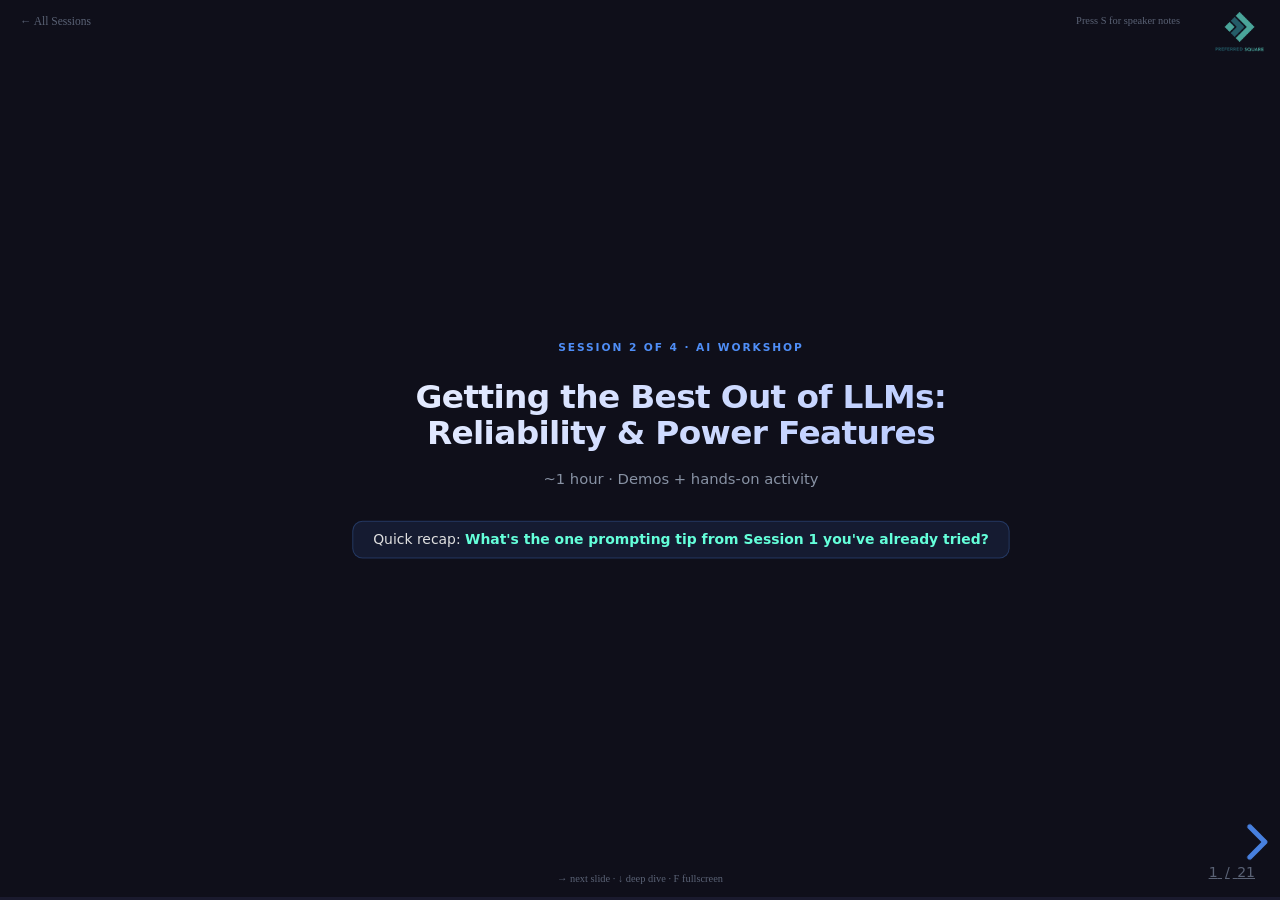
<file: session-2/index.html>
<!DOCTYPE html>
<html lang="en">
<head>
  <meta charset="UTF-8" />
  <meta name="viewport" content="width=device-width, initial-scale=1.0" />
  <title>Session 2 — Reliability &amp; Power Features | AI Workshop</title>

  <!-- Reveal.js -->
  <link rel="stylesheet" href="../assets/reveal/dist/reveal.css" />
  <!-- Custom theme -->
  <link rel="stylesheet" href="../assets/css/theme.css" />
  <link rel="stylesheet" href="../assets/css/demos.css" />
  <!-- Highlight.js theme -->
  <link rel="stylesheet" href="../assets/reveal/plugin/highlight/monokai.css" />

  <style>
    /* ── Session-specific styles ── */

    /* Title slide */
    .title-slide { text-align: center; }
    .title-slide .session-label {
      font-size: 0.65em; font-weight: 700; letter-spacing: 0.18em;
      text-transform: uppercase; color: var(--accent-blue); margin-bottom: 0.8em;
    }
    .title-slide h1 {
      font-size: 2em; margin-bottom: 0.4em;
      background: linear-gradient(135deg, #fff 0%, #a0b8ff 100%);
      -webkit-background-clip: text; -webkit-text-fill-color: transparent; background-clip: text;
    }
    .title-slide .subtitle { color: var(--text-muted); font-size: 0.9em; margin-bottom: 2em; }
    .title-opener {
      background: rgba(79,142,247,0.1); border: 1px solid rgba(79,142,247,0.25);
      border-radius: 10px; padding: 0.8em 1.4em; display: inline-block;
      font-size: 0.85em; color: var(--text-primary);
    }
    .title-opener strong { color: var(--accent-teal); }

    /* Agenda */
    .agenda-item {
      display: flex; align-items: flex-start; gap: 1em;
      padding: 0.8em 0; border-bottom: 1px solid var(--border);
    }
    .agenda-item:last-child { border-bottom: none; }
    .agenda-num {
      font-size: 1.4em; font-weight: 800; color: var(--accent-blue);
      opacity: 0.5; min-width: 1.5em; line-height: 1;
    }
    .agenda-text { font-size: 0.9em; color: var(--text-primary); line-height: 1.5; }
    .agenda-text strong { color: var(--accent-teal); font-weight: 600; }

    /* Data tables */
    .data-table { width: 100%; border-collapse: collapse; font-size: 0.78em; }
    .data-table th {
      background: rgba(79,142,247,0.12); color: var(--accent-blue);
      padding: 0.6em 0.9em; text-align: left; font-weight: 700;
      font-size: 0.85em; letter-spacing: 0.06em; text-transform: uppercase;
      border-bottom: 1px solid rgba(79,142,247,0.2);
    }
    .data-table td {
      padding: 0.6em 0.9em; border-bottom: 1px solid var(--border);
      color: var(--text-primary); line-height: 1.5; vertical-align: top;
    }
    .data-table td:first-child { font-weight: 600; color: #fff; }
    .data-table tr:last-child td { border-bottom: none; }
    .data-table tr:hover td { background: rgba(255,255,255,0.02); }
    .data-table.risk td:first-child { color: var(--accent-gold); }

    /* Hallucination examples box */
    .hallucination-box {
      background: rgba(248,113,113,0.06); border: 1px solid rgba(248,113,113,0.2);
      border-radius: var(--radius); padding: 1em 1.2em;
    }
    .hallucination-box .box-label {
      font-size: 0.7em; font-weight: 700; letter-spacing: 0.08em;
      text-transform: uppercase; color: #f87171; margin-bottom: 0.6em;
    }
    .hallucination-box li {
      font-size: 0.78em; color: var(--text-muted); padding: 0.3em 0;
      border-bottom: 1px solid rgba(248,113,113,0.1); line-height: 1.5; list-style: none;
    }
    .hallucination-box li:last-child { border-bottom: none; }

    /* Techniques grid */
    .technique-grid { display: grid; grid-template-columns: 1fr 1fr; gap: 10px; }
    .technique-grid > * { min-width: 0; }
    .technique {
      background: var(--bg-card); border: 1px solid var(--border);
      border-radius: var(--radius); padding: 1em 1.2em;
    }
    .technique h4 { font-size: 0.85em; margin-bottom: 0.4em; display: flex; align-items: center; gap: 0.5em; }
    .technique-num {
      display: inline-flex; align-items: center; justify-content: center;
      width: 22px; height: 22px; border-radius: 50%;
      background: var(--accent-blue); color: #fff; font-size: 0.75em; font-weight: 700;
      flex-shrink: 0;
    }
    .technique p { font-size: 0.76em; color: var(--text-muted); margin: 0; line-height: 1.5; }
    .technique .example {
      font-size: 0.73em; color: var(--text-primary); font-style: italic;
      margin-top: 0.4em; background: rgba(255,255,255,0.04);
      border-radius: 5px; padding: 0.4em 0.7em;
    }

    /* Framework box */
    .framework-box {
      background: rgba(100,255,218,0.06); border: 1px solid rgba(100,255,218,0.2);
      border-radius: var(--radius); padding: 1.2em 1.4em; text-align: center;
    }
    .framework-question {
      font-size: 0.88em; font-style: italic; color: var(--text-primary);
      margin-bottom: 1em; line-height: 1.5;
    }
    .framework-options { display: grid; grid-template-columns: 1fr 1fr; gap: 10px; }
    .framework-options > * { min-width: 0; }
    .framework-option { background: var(--bg-card); border-radius: var(--radius); padding: 0.9em; }
    .framework-option.shape { border-top: 3px solid var(--accent-teal); }
    .framework-option.generate { border-top: 3px solid var(--accent-gold); }
    .framework-option h4 { font-size: 0.82em; margin-bottom: 0.3em; }
    .framework-option.shape h4 { color: var(--accent-teal); }
    .framework-option.generate h4 { color: var(--accent-gold); }
    .framework-option p { font-size: 0.75em; color: var(--text-muted); margin: 0; line-height: 1.5; }

    /* Compare columns */
    .compare-cols { display: grid; grid-template-columns: 1fr 1fr; gap: 12px; text-align: left; }
    .compare-cols > * { min-width: 0; }
    .compare-box { background: var(--bg-card); border-radius: var(--radius); padding: 1.1em 1.3em; }
    .compare-box.before { border-top: 3px solid rgba(255,255,255,0.15); }
    .compare-box.after  { border-top: 3px solid var(--accent-teal); }
    .compare-label {
      font-size: 0.68em; font-weight: 700; letter-spacing: 0.1em;
      text-transform: uppercase; margin-bottom: 0.7em;
    }
    .compare-box.before .compare-label { color: var(--text-muted); }
    .compare-box.after  .compare-label { color: var(--accent-teal); }
    .compare-box blockquote {
      font-size: 0.78em; font-style: italic; color: var(--text-primary);
      margin: 0; padding: 0; border: none; line-height: 1.6;
    }
    .compare-box p { font-size: 0.74em; color: var(--text-muted); margin-top: 0.6em; }

    /* Format examples */
    .format-examples { display: grid; grid-template-columns: 1fr 1fr; gap: 10px; }
    .format-examples > * { min-width: 0; }
    .format-card {
      background: var(--bg-card); border: 1px solid var(--border);
      border-radius: var(--radius); padding: 0.9em 1em;
    }
    .format-card h4 {
      font-size: 0.75em; font-weight: 700; color: var(--accent-blue);
      margin-bottom: 0.5em; letter-spacing: 0.06em; text-transform: uppercase;
    }
    .format-card blockquote {
      font-size: 0.74em; font-style: italic; color: var(--text-muted);
      margin: 0; padding: 0; border: none; line-height: 1.5;
    }

    /* Capability list */
    .capability-list {
      background: var(--bg-card); border: 1px solid var(--border);
      border-radius: var(--radius); padding: 1em 1.2em;
    }
    .capability-list h4 { font-size: 0.78em; font-weight: 700; margin-bottom: 0.6em; }
    .capability-list ul { list-style: none; padding: 0; margin: 0; }
    .capability-list li {
      font-size: 0.74em; color: var(--text-muted); padding: 0.25em 0; line-height: 1.5;
    }
    .capability-list li::before { content: "• "; color: var(--accent-teal); }
    .capability-list.cant li::before { color: #f87171; }

    /* Takeaways */
    .takeaway-grid { display: grid; grid-template-columns: 1fr 1fr; gap: 0.8em; }
    .takeaway-item {
      background: var(--bg-card); border: 1px solid var(--border);
      border-radius: var(--radius); padding: 0.9em 1em; text-align: left;
    }
    .takeaway-num {
      font-size: 1.5em; font-weight: 800; color: var(--accent-blue);
      opacity: 0.3; line-height: 1; margin-bottom: 0.3em;
    }
    .takeaway-text { font-size: 0.78em; color: var(--text-primary); line-height: 1.5; }
    .takeaway-text strong { color: var(--accent-teal); }

    /* Demo step labels */
    .demo-step-label {
      font-size: 0.7em; font-weight: 700; letter-spacing: 0.1em;
      text-transform: uppercase; margin-bottom: 0.5em; padding: 4px 10px;
      border-radius: 999px; display: inline-block;
    }
    .step-danger { background: rgba(248,113,113,0.15); color: #f87171; }
    .step-safe   { background: rgba(100,255,218,0.12); color: var(--accent-teal); }

    /* Activity section */
    .activity-section {
      background: linear-gradient(135deg, rgba(100,255,218,0.05), rgba(79,142,247,0.05));
      border: 1px solid var(--border-bright); border-radius: var(--radius-lg);
      padding: 1.4em 1.8em; text-align: left;
    }

    /* Nav UI */
    .home-link {
      position: fixed; top: 16px; left: 20px; font-size: 0.72em;
      color: var(--text-dim); text-decoration: none; display: flex;
      align-items: center; gap: 5px; z-index: 100; transition: color 0.2s;
    }
    .home-link:hover { color: var(--accent-blue); }
    .notes-hint { position: fixed; top: 16px; right: 100px; font-size: 0.65em; color: var(--text-dim); z-index: 100; }
    .nav-hint {
      position: fixed; bottom: 16px; left: 50%; transform: translateX(-50%);
      font-size: 0.65em; color: var(--text-dim); pointer-events: none; z-index: 100;
    }
    .reveal .navigate-down { color: var(--accent-teal); }
  </style>
</head>
<body>

  <img src="../assets/images/02.%20PS%20Logo_Vertical.png" alt="Preferred Square" style="position:fixed; top:12px; right:16px; height:40px; z-index:100; opacity:0.85;" />
  <a href="../index.html" class="home-link" target="_blank">← All Sessions</a>
  <div class="notes-hint">Press S for speaker notes</div>
  <div class="nav-hint">→ next slide · ↓ deep dive · F fullscreen</div>

  <div class="reveal">
    <div class="slides">

      <!-- ══════════════════════════════════════════════
           H1: TITLE SLIDE
      ══════════════════════════════════════════════ -->
      <section>
        <div class="title-slide">
          <div class="session-label">Session 2 of 4 · AI Workshop</div>
          <h1>Getting the Best Out of LLMs:<br/>Reliability &amp; Power Features</h1>
          <p class="subtitle">~1 hour · Demos + hands-on activity</p>
          <div class="title-opener">
            Quick recap: <strong>What's the one prompting tip from Session 1 you've already tried?</strong>
          </div>
        </div>
        <aside class="notes">
          Quick recap opener — ask: "What's the one prompting tip from Session 1 you've already tried?" Gets people engaged and surfaces real experience from the week.
        </aside>
      </section>

      <!-- ══════════════════════════════════════════════
           H2: AGENDA
      ══════════════════════════════════════════════ -->
      <section>
        <h2>What We'll Cover Today</h2>
        <div class="agenda-item">
          <div class="agenda-num">1</div>
          <div class="agenda-text"><strong>What LLMs are reliably good at</strong> — and where they fail</div>
        </div>
        <div class="agenda-item">
          <div class="agenda-num">2</div>
          <div class="agenda-text"><strong>What hallucinations are</strong> and how to prevent them</div>
        </div>
        <div class="agenda-item">
          <div class="agenda-num">3</div>
          <div class="agenda-text"><strong>Advanced prompting patterns</strong> that get consistent results</div>
        </div>
        <div class="agenda-item">
          <div class="agenda-num">4</div>
          <div class="agenda-text"><strong>Live demo:</strong> using AI for data analysis and presentation work</div>
        </div>
        <aside class="notes">
          Session 1 was about understanding the technology. Session 2 is about working with it smartly — knowing its edges and using the right patterns to get reliable, high-quality output every time.
        </aside>
      </section>

      <!-- ══════════════════════════════════════════════
           H3: WHAT LLMS ARE GOOD AT + V1: WHY THESE WORK
      ══════════════════════════════════════════════ -->
      <section>
        <section>
          <h2>What LLMs Are Good At</h2>
          <p style="color: var(--text-muted); font-size: 0.82em; margin-bottom: 1em;">Use AI confidently for these tasks</p>
          <table class="data-table">
            <thead>
              <tr><th>Task</th><th>Example</th></tr>
            </thead>
            <tbody>
              <tr><td>Reformatting &amp; restructuring</td><td>"Convert these bullet notes into a table"</td></tr>
              <tr><td>Summarizing</td><td>"Summarize this 10-page report in 5 bullets"</td></tr>
              <tr><td>Rewriting &amp; tone adjustment</td><td>"Make this email more formal"</td></tr>
              <tr><td>Generating variations</td><td>"Give me 3 alternative ways to phrase this"</td></tr>
              <tr><td>Explaining concepts</td><td>"Explain GDPR in plain English"</td></tr>
              <tr><td>Extracting from documents</td><td>"List all action items in this meeting transcript"</td></tr>
              <tr><td>Drafting from structure</td><td>"Write a BRD using this outline: [paste outline]"</td></tr>
              <tr><td>Translation</td><td>"Translate this into French"</td></tr>
            </tbody>
          </table>
          <p style="font-size: 0.7em; color: var(--text-dim); margin-top: 0.8em; text-align: right;">↓ Why these work reliably</p>
          <aside class="notes">
            These tasks have one thing in common — the model is working with your content or producing output where you can easily verify correctness. There's no hidden "fact" it needs to know. This is the sweet spot for BAs.
          </aside>
        </section>

        <section>
          <h2>Why These Tasks Work Reliably</h2>
          <p style="color: var(--text-muted); font-size: 0.82em; margin-bottom: 1.2em;">The model is working with <em>your</em> content — not recalling facts</p>
          <div class="highlight-box teal" style="margin-bottom: 1em;">
            <p style="font-size: 0.88em; line-height: 1.7; margin: 0;">When you paste in the source material, the model does <strong>comprehension and synthesis</strong> — not recall. That's where it's most reliable.</p>
          </div>
          <div class="grid-3">
            <div style="background: var(--bg-card); border-radius: var(--radius); padding: 0.9em; border: 1px solid var(--border); text-align: center;">
              <div style="font-size: 1.5em; margin-bottom: 0.3em;">✏️</div>
              <div style="font-size: 0.78em; font-weight: 700; color: #fff; margin-bottom: 0.2em;">You provide the content</div>
              <div style="font-size: 0.7em; color: var(--text-muted);">Source docs, notes, emails</div>
            </div>
            <div style="background: var(--bg-card); border-radius: var(--radius); padding: 0.9em; border: 1px solid var(--border); text-align: center;">
              <div style="font-size: 1.5em; margin-bottom: 0.3em;">🔄</div>
              <div style="font-size: 0.78em; font-weight: 700; color: #fff; margin-bottom: 0.2em;">AI shapes &amp; transforms</div>
              <div style="font-size: 0.7em; color: var(--text-muted);">Restructures, rewrites, extracts</div>
            </div>
            <div style="background: var(--bg-card); border-radius: var(--radius); padding: 0.9em; border: 1px solid var(--border); text-align: center;">
              <div style="font-size: 1.5em; margin-bottom: 0.3em;">✅</div>
              <div style="font-size: 0.78em; font-weight: 700; color: #fff; margin-bottom: 0.2em;">You verify easily</div>
              <div style="font-size: 0.7em; color: var(--text-muted);">Check against your source</div>
            </div>
          </div>
          <aside class="notes">
            This is the mental model that underlies everything in this session. Reliable = working with content you own. Risky = asking the model to recall or generate facts.
          </aside>
        </section>
      </section>

      <!-- ══════════════════════════════════════════════
           H4: WHAT LLMS ARE NOT GOOD AT
      ══════════════════════════════════════════════ -->
      <section>
        <h2>What LLMs Are NOT Good At</h2>
        <p style="color: var(--text-muted); font-size: 0.82em; margin-bottom: 1em;">Always verify these — never trust blindly</p>
        <table class="data-table risk">
          <thead>
            <tr><th>Task</th><th>Why it's risky</th></tr>
          </thead>
          <tbody>
            <tr><td>Stating facts, statistics, dates</td><td>May confabulate plausible-sounding but wrong data</td></tr>
            <tr><td>Recent events</td><td>Workshop data has a cutoff — it may not know</td></tr>
            <tr><td>Calculations &amp; maths</td><td>Can make arithmetic errors, especially multi-step</td></tr>
            <tr><td>Legal / regulatory specifics</td><td>Rules change; model may be outdated or wrong</td></tr>
            <tr><td>Citing sources</td><td>Will sometimes invent citations that don't exist</td></tr>
            <tr><td>Predicting outcomes</td><td>No real-world knowledge beyond training data</td></tr>
          </tbody>
        </table>
        <div class="highlight-box" style="margin-top: 0.8em;">
          <p style="font-size: 0.84em; margin: 0;"><strong>Key rule for BAs:</strong> If the output contains a number, a name, a date, or a specific claim — verify it independently before using it.</p>
        </div>
        <aside class="notes">
          This isn't about distrust — it's about using the right tool for the right job. You wouldn't use Excel to write a narrative report; you wouldn't use an LLM as a source of truth for regulatory compliance. Clear boundaries make you more effective, not less.
        </aside>
      </section>

      <!-- ══════════════════════════════════════════════
           H5: HALLUCINATIONS + V1: WHY THEY HAPPEN
      ══════════════════════════════════════════════ -->
      <section>
        <section>
          <h2>What Are Hallucinations?</h2>
          <p style="color: var(--text-muted); font-size: 0.82em; margin-bottom: 1em;">The model confidently says something that isn't true</p>
          <div class="grid-2">
            <div>
              <p style="font-size: 0.84em; color: var(--text-muted); line-height: 1.7; margin-bottom: 0.8em;">LLMs generate the most statistically likely next token — they don't "look things up." When they don't know something, they don't say "I don't know" — they generate a plausible-sounding answer.</p>
              <div class="highlight-box">
                <p style="font-size: 0.82em; margin: 0;"><strong>Analogy:</strong> Like a colleague who's brilliant at structuring arguments but will fill gaps in their knowledge with educated guesses — and won't always tell you when they're guessing.</p>
              </div>
            </div>
            <div class="hallucination-box">
              <div class="box-label">Classic Examples</div>
              <ul>
                <li>Invented statistics: <em>"Studies show 73% of BAs use AI tools"</em> — made up</li>
                <li>Fake citations: <em>"According to Smith et al. (2021)..."</em> — paper doesn't exist</li>
                <li>Wrong dates or names: Confidently incorrect factual claims</li>
                <li>Outdated information presented as current</li>
              </ul>
            </div>
          </div>
          <p style="font-size: 0.7em; color: var(--text-dim); margin-top: 0.8em; text-align: right;">↓ Why this is a structural property, not a bug</p>
          <aside class="notes">
            The hallucination problem is not a bug that will be "fixed" — it's a fundamental property of how LLMs work. The solution is workflow design, not model improvement. That's what the next slide covers.
          </aside>
        </section>

        <section>
          <h2>Why Hallucinations Happen</h2>
          <p style="color: var(--text-muted); font-size: 0.82em; margin-bottom: 1.2em;">Understanding the root cause helps you prevent it</p>
          <div class="grid-2" style="margin-bottom: 1em;">
            <div style="background: var(--bg-card); border-radius: var(--radius); padding: 1.1em; border: 1px solid var(--border);">
              <h4 style="font-size: 0.82em; color: var(--accent-blue); margin-bottom: 0.5em;">How LLMs generate text</h4>
              <p style="font-size: 0.76em; color: var(--text-muted); line-height: 1.6; margin: 0;">LLMs predict the most statistically likely next word based on patterns in training data. They are not searching a database — they are completing a pattern. They cannot distinguish "I know this" from "this sounds right."</p>
            </div>
            <div style="background: var(--bg-card); border-radius: var(--radius); padding: 1.1em; border: 1px solid rgba(248,113,113,0.2);">
              <h4 style="font-size: 0.82em; color: #f87171; margin-bottom: 0.5em;">Where it goes wrong</h4>
              <p style="font-size: 0.76em; color: var(--text-muted); line-height: 1.6; margin: 0;">When asked about something rare, recent, or specific, the model still generates a confident-sounding pattern — but the underlying "fact" may not exist. It fills gaps with plausible-sounding text.</p>
            </div>
          </div>
          <div class="highlight-box teal">
            <p style="font-size: 0.84em; line-height: 1.6; margin: 0;"><strong>Key insight:</strong> Hallucination is not random — it's a structural property. The model cannot flag its own uncertainty reliably. <strong>The solution is in how you design your prompts.</strong></p>
          </div>
          <aside class="notes">
            Once participants understand hallucination as a structural property, not a random flaw, they'll naturally move towards the mitigation strategies on the next slide.
          </aside>
        </section>
      </section>

      <!-- ══════════════════════════════════════════════
           H6: HOW TO PREVENT HALLUCINATIONS
      ══════════════════════════════════════════════ -->
      <section>
        <h2>How to Prevent Hallucinations</h2>
        <p style="color: var(--text-muted); font-size: 0.82em; margin-bottom: 1em;">4 practical techniques for reliable output</p>
        <div class="technique-grid">
          <div>
            <div class="technique">
              <h4><span class="technique-num">1</span> Ground the model with your own data</h4>
              <p>Paste the actual document, data, or facts into the prompt. Model can only draw on what you give it.</p>
              <div class="example">"Based only on the following document, answer this question: ..."</div>
            </div>
            <div class="technique" style="margin-top: 10px;">
              <h4><span class="technique-num">2</span> Ask it to flag uncertainty</h4>
              <p>Explicitly instruct it to say "I don't know" when uncertain.</p>
              <div class="example">"If you are not certain, say so. Do not invent statistics."</div>
            </div>
          </div>
          <div>
            <div class="technique">
              <h4><span class="technique-num">3</span> Break complex tasks into steps</h4>
              <p>Instead of one big prompt, build up reasoning incrementally.</p>
              <div class="example">Step 1: list themes → Step 2: find evidence → Step 3: summarize</div>
            </div>
            <div class="technique" style="margin-top: 10px;">
              <h4><span class="technique-num">4</span> Verify anything that matters</h4>
              <p>Any number, name, date, or specific claim used in a deliverable: check it.</p>
              <div class="example">Treat AI output like a first draft from a junior colleague</div>
            </div>
          </div>
        </div>
        <aside class="notes">
          Technique 1 (grounding) is the most powerful. When you paste in the actual source material, the model is essentially doing comprehension and synthesis — not recall. That's where it's most reliable.
        </aside>
      </section>

      <!-- ══════════════════════════════════════════════
           H7: DETERMINISTIC VS NON-DETERMINISTIC
      ══════════════════════════════════════════════ -->
      <section>
        <h2>Deterministic vs Non-Deterministic Tasks</h2>
        <p style="color: var(--text-muted); font-size: 0.82em; margin-bottom: 1em;">Match the task type to your verification level</p>
        <div class="grid-2" style="margin-bottom: 1em;">
          <div style="background: rgba(100,255,218,0.05); border: 1px solid rgba(100,255,218,0.2); border-radius: var(--radius); padding: 1.1em;">
            <h4 style="color: var(--accent-teal); font-size: 0.84em; margin-bottom: 0.5em;">Deterministic Tasks</h4>
            <p style="font-size: 0.76em; color: var(--text-muted); margin-bottom: 0.6em; line-height: 1.5;">Reformatting, extraction, translation, summarizing from given text. The "right answer" is obvious — you can check it at a glance.</p>
            <div style="font-size: 0.73em; color: var(--accent-teal); font-weight: 600;">→ Low verification burden</div>
          </div>
          <div style="background: rgba(255,209,102,0.05); border: 1px solid rgba(255,209,102,0.2); border-radius: var(--radius); padding: 1.1em;">
            <h4 style="color: var(--accent-gold); font-size: 0.84em; margin-bottom: 0.5em;">Non-Deterministic Tasks</h4>
            <p style="font-size: 0.76em; color: var(--text-muted); margin-bottom: 0.6em; line-height: 1.5;">Factual claims, analysis conclusions, recommendations, predictions. The "right answer" isn't obvious — it requires external validation.</p>
            <div style="font-size: 0.73em; color: var(--accent-gold); font-weight: 600;">→ Higher verification burden</div>
          </div>
        </div>
        <div class="framework-box">
          <div class="framework-question">"Is this task about <em>shaping</em> content I already have, or <em>generating</em> knowledge I don't have?"</div>
          <div class="framework-options">
            <div class="framework-option shape">
              <h4>Shaping</h4>
              <p>Use confidently, light verification. You own the source material.</p>
            </div>
            <div class="framework-option generate">
              <h4>Generating</h4>
              <p>Use as a starting point, verify before trusting. Model is recalling.</p>
            </div>
          </div>
        </div>
        <aside class="notes">
          This is the most important mental model in the session. It doesn't require deep technical knowledge — just the habit of asking "where did this come from?" before using AI output in a deliverable.
        </aside>
      </section>

      <!-- ══════════════════════════════════════════════
           H8: ROLE-BASED PROMPTS + V1: WHY IT WORKS
      ══════════════════════════════════════════════ -->
      <section>
        <section>
          <h2>Advanced Prompting: Role-Based Prompts</h2>
          <p style="color: var(--text-muted); font-size: 0.82em; margin-bottom: 1em;">Give the model a perspective to work from</p>
          <div class="compare-cols">
            <div class="compare-box before">
              <div class="compare-label">Basic instruction</div>
              <blockquote>"Review this requirements document."</blockquote>
              <p>Generic, helpful, polite response. No specific focus or critical angle.</p>
            </div>
            <div class="compare-box after">
              <div class="compare-label">Role-based</div>
              <blockquote>"You are a skeptical senior project manager who has seen many projects fail due to unclear requirements. Review the following requirements document. Flag any vague statements, missing acceptance criteria, and assumptions that could become problems during delivery."</blockquote>
            </div>
          </div>
          <p style="font-size: 0.7em; color: var(--text-dim); margin-top: 0.8em; text-align: right;">↓ Why it works + multiple roles</p>
          <aside class="notes">
            Role-based prompting is particularly powerful for getting critical, constructive feedback — something LLMs naturally avoid unless you explicitly ask for it. BAs often need someone to challenge their work; this gives you that.
          </aside>
        </section>

        <section>
          <h2>Why Role-Based Prompts Work</h2>
          <p style="color: var(--text-muted); font-size: 0.82em; margin-bottom: 1.2em;">The role activates a specific frame of knowledge and attitude</p>
          <div class="grid-2" style="margin-bottom: 1em;">
            <div style="background: var(--bg-card); border-radius: var(--radius); padding: 1.1em; border: 1px solid var(--border);">
              <h4 style="font-size: 0.82em; color: var(--accent-blue); margin-bottom: 0.5em;">What the role does</h4>
              <ul style="list-style: none; padding: 0; margin: 0;">
                <li style="font-size: 0.76em; color: var(--text-muted); padding: 0.25em 0; line-height: 1.5;">• Shifts the model's "perspective" and vocabulary</li>
                <li style="font-size: 0.76em; color: var(--text-muted); padding: 0.25em 0; line-height: 1.5;">• Activates relevant domain knowledge and patterns</li>
                <li style="font-size: 0.76em; color: var(--text-muted); padding: 0.25em 0; line-height: 1.5;">• Changes what the model prioritises in the output</li>
              </ul>
            </div>
            <div style="background: var(--bg-card); border-radius: var(--radius); padding: 1.1em; border: 1px solid var(--border);">
              <h4 style="font-size: 0.82em; color: var(--accent-teal); margin-bottom: 0.5em;">Power technique: multiple roles</h4>
              <p style="font-size: 0.76em; color: var(--text-muted); margin-bottom: 0.5em; line-height: 1.5;">Review once as a BA, once as a developer, once as a QA tester — in a single prompt:</p>
              <div style="background: rgba(79,142,247,0.08); border: 1px solid rgba(79,142,247,0.2); border-radius: 6px; padding: 0.6em 0.8em; font-size: 0.74em; font-style: italic; color: var(--text-muted);">"Review this first as a BA, then as a developer, then as a QA tester. For each role, list the top 2 concerns."</div>
            </div>
          </div>
          <div class="highlight-box teal">
            <p style="font-size: 0.84em; margin: 0;"><strong>"Skeptical senior PM"</strong> produces very different output from <strong>"helpful assistant"</strong> — same input, same model. The role is the key variable.</p>
          </div>
          <aside class="notes">
            BAs often need critical feedback on their own work. Role-based prompting gives you a constructive critic on demand. The multiple-roles technique is particularly powerful for requirements review.
          </aside>
        </section>
      </section>

      <!-- ══════════════════════════════════════════════
           H9: CONSTRAINT-BASED PROMPTS
      ══════════════════════════════════════════════ -->
      <section>
        <h2>Advanced Prompting: Constraint-Based Prompts</h2>
        <p style="color: var(--text-muted); font-size: 0.82em; margin-bottom: 1em;">Tell it what NOT to do</p>
        <table class="data-table">
          <thead>
            <tr><th>Constraint</th><th>What it prevents</th></tr>
          </thead>
          <tbody>
            <tr><td>"Do not add information not in the source"</td><td>Hallucination</td></tr>
            <tr><td>"Do not use jargon"</td><td>Inaccessible output</td></tr>
            <tr><td>"Flag assumptions explicitly, do not state them as facts"</td><td>Hidden assumptions</td></tr>
            <tr><td>"Do not exceed 200 words"</td><td>Over-verbose output</td></tr>
            <tr><td>"Ask me if anything is unclear before answering"</td><td>Misunderstood tasks</td></tr>
            <tr><td>"Do not recommend solutions — only identify problems"</td><td>Premature conclusions</td></tr>
          </tbody>
        </table>
        <div class="highlight-box" style="margin-top: 0.8em;">
          <p style="font-size: 0.84em; margin: 0;">LLMs default to being <strong>helpful, comprehensive, and agreeable</strong> — constraints give you direct control over those defaults.</p>
        </div>
        <aside class="notes">
          The last two are especially useful in BA work. "Ask me if anything is unclear" prevents the model from making assumptions about your intent. "Identify problems only" is great for gap analysis work.
        </aside>
      </section>

      <!-- ══════════════════════════════════════════════
           H10: OUTPUT FORMAT CONTROL
      ══════════════════════════════════════════════ -->
      <section>
        <h2>Advanced Prompting: Output Format Control</h2>
        <p style="color: var(--text-muted); font-size: 0.82em; margin-bottom: 1em;">Tell it exactly what structure you need</p>
        <div class="format-examples">
          <div class="format-card">
            <h4>Tables</h4>
            <blockquote>"Return the results as a table with columns: Requirement ID, Description, Priority, Owner, Open Questions."</blockquote>
          </div>
          <div class="format-card">
            <h4>Numbered Lists + Sub-Points</h4>
            <blockquote>"Return as a numbered list. Under each point, add a sub-bullet with the business rationale."</blockquote>
          </div>
          <div class="format-card">
            <h4>Structured Document</h4>
            <blockquote>"Use this exact structure: ## Executive Summary / ## Key Findings (bullet list) / ## Risks / ## Recommended Next Steps"</blockquote>
          </div>
          <div class="format-card">
            <h4>JSON / Structured Data</h4>
            <blockquote>"Return as JSON with keys: title, summary, action_items, owner, deadline."</blockquote>
          </div>
        </div>
        <div class="highlight-box teal" style="margin-top: 0.8em;">
          <p style="font-size: 0.84em; margin: 0;">Once you know you always need output in a specific format — <strong>build that template into your prompt and reuse it.</strong></p>
        </div>
        <aside class="notes">
          Output format control is underused. Once you know you always need requirements in a specific template, build that template into your prompt and reuse it. This is the start of building personal "prompt templates" — which we'll build on in Session 3 with agents.
        </aside>
      </section>

      <!-- ══════════════════════════════════════════════
           H11: BUILDING PROMPT TEMPLATES
      ══════════════════════════════════════════════ -->
      <section>
        <h2>Building Your Own Prompt Templates</h2>
        <p style="color: var(--text-muted); font-size: 0.82em; margin-bottom: 1em;">Stop rewriting prompts — build a library</p>
        <div class="grid-2">
          <div>
            <p style="font-size: 0.84em; color: var(--text-muted); margin-bottom: 0.8em; line-height: 1.6;">Save your best prompts as reusable templates with placeholders. Copy-paste into any LLM tool as needed.</p>
            <div style="background: var(--bg-card); border-radius: var(--radius); padding: 0.9em; border: 1px solid var(--border);">
              <div style="font-size: 0.72em; font-weight: 700; color: var(--accent-teal); margin-bottom: 0.5em; letter-spacing: 0.06em; text-transform: uppercase;">Where to store them</div>
              <ul style="list-style: none; padding: 0; margin: 0;">
                <li style="font-size: 0.76em; color: var(--text-muted); padding: 0.2em 0;">• A Word or Notion doc with prompts by use case</li>
                <li style="font-size: 0.76em; color: var(--text-muted); padding: 0.2em 0;">• Organised by task type (requirements, comms, analysis)</li>
                <li style="font-size: 0.76em; color: var(--text-muted); padding: 0.2em 0;">• Start building today — add to it after each session</li>
              </ul>
            </div>
            <div class="highlight-box teal" style="margin-top: 0.8em;">
              <p style="font-size: 0.8em; margin: 0;">This is the low-tech version of what an AI Agent does — a pre-configured prompt that runs consistently.</p>
            </div>
          </div>
          <div>
            <div style="font-size: 0.72em; font-weight: 700; color: var(--accent-blue); margin-bottom: 0.5em; letter-spacing: 0.06em; text-transform: uppercase;">Example — Meeting Notes to Action Items</div>
            <div class="prompt-box" style="font-size: 0.72em;">You are an experienced professional. Read the following meeting notes and extract:
1. A list of decisions made (with owner if mentioned)
2. A list of action items (format: Action | Owner | Due Date)
3. A list of open questions that need follow-up

Do not add anything not in the notes. If owner or due date is not mentioned, write "TBC".

Meeting notes:
<span style="color: var(--accent-gold);">[PASTE NOTES HERE]</span></div>
          </div>
        </div>
        <aside class="notes">
          Encourage BAs to start building a personal prompt library today. By Session 3, they'll see how this scales into automated agents.
        </aside>
      </section>

      <!-- ══════════════════════════════════════════════
           H12: AI FOR DATA IN EXCEL
      ══════════════════════════════════════════════ -->
      <section>
        <h2>Using AI for Data in Excel</h2>
        <p style="color: var(--text-muted); font-size: 0.82em; margin-bottom: 1em;">AI as your spreadsheet co-pilot</p>
        <div class="grid-2">
          <div class="capability-list">
            <h4 style="color: var(--accent-teal);">What AI can do with Excel</h4>
            <ul>
              <li>Explain what a formula does in plain English</li>
              <li>Write a formula from a plain-English description</li>
              <li>Suggest a chart type for a given dataset</li>
              <li>Summarize trends in a table</li>
              <li>Identify anomalies or outliers</li>
              <li>Draft the narrative for a data section</li>
            </ul>
          </div>
          <div>
            <div style="font-size: 0.72em; font-weight: 700; color: var(--accent-blue); margin-bottom: 0.5em; letter-spacing: 0.06em; text-transform: uppercase;">Example Prompts</div>
            <div class="prompt-box" style="font-size: 0.72em; margin-bottom: 8px;">"Explain what this formula does:
=SUMIFS(D2:D100, B2:B100, "North", C2:C100, "Q1")"</div>
            <div class="prompt-box" style="font-size: 0.72em; margin-bottom: 8px;">"I have a table: Date, Region, Sales Rep, Revenue. Write an Excel formula to calculate total revenue for North region in Q1 2025."</div>
            <div class="prompt-box" style="font-size: 0.72em;">"Look at this sales data [paste table]. What are the 3 most notable trends you see?"</div>
          </div>
        </div>
        <aside class="notes">
          The key mindset shift: you don't need to know the formula syntax — you describe what you want and let the model write it. Verify the formula works, but you don't need to understand every character.
        </aside>
      </section>

      <!-- ══════════════════════════════════════════════
           H13: AI FOR PRESENTATIONS
      ══════════════════════════════════════════════ -->
      <section>
        <h2>Using AI for Presentations</h2>
        <p style="color: var(--text-muted); font-size: 0.82em; margin-bottom: 1em;">From brief to slide structure in seconds</p>
        <div class="grid-2">
          <div>
            <div class="capability-list" style="margin-bottom: 8px;">
              <h4 style="color: var(--accent-teal);">What AI can help with</h4>
              <ul>
                <li>Generating a slide outline from a text brief</li>
                <li>Writing concise slide titles and bullet points</li>
                <li>Suggesting a logical narrative flow</li>
                <li>Drafting speaker notes</li>
                <li>Condensing dense documents into presentation content</li>
              </ul>
            </div>
            <div class="capability-list cant" style="border-color: rgba(248,113,113,0.2);">
              <h4 style="color: #f87171;">What AI cannot do</h4>
              <ul style="">
                <li style="color: var(--text-muted);">Apply your company's slide template</li>
                <li style="color: var(--text-muted);">Insert actual charts (can describe what to use)</li>
                <li style="color: var(--text-muted);">Replace your judgment on what the audience needs</li>
              </ul>
            </div>
          </div>
          <div>
            <div style="font-size: 0.72em; font-weight: 700; color: var(--accent-blue); margin-bottom: 0.5em; letter-spacing: 0.06em; text-transform: uppercase;">Example Prompt</div>
            <div class="prompt-box" style="font-size: 0.72em; margin-bottom: 8px;">You are an experienced professional preparing a presentation for leadership. Based on the following project summary, create an 8-slide outline. For each slide:
- Slide title
- 3-4 bullet points
- One speaker note

Tone: executive-level. Focus on decisions and outcomes, not process detail.

[Paste project summary]</div>
            <div class="highlight-box teal" style="font-size: 0.84em;">AI does the 80% heavy lifting — you do the 20% polish.</div>
          </div>
        </div>
        <aside class="notes">
          The fastest workflow is: use AI to generate the structure and content → paste into your template → refine. The AI does the 80% heavy lifting; you do the 20% polish. This is a 3x speed-up for most BAs.
        </aside>
      </section>

      <!-- ══════════════════════════════════════════════
           H14: DEMO 1 — HALLUCINATION LIVE EXAMPLE
      ══════════════════════════════════════════════ -->
      <section class="scrollable">
        <div class="demo-slide">
          <h2>Demo 1: Hallucination — Live Example</h2>
          <div class="demo-scenario">
            <strong>Purpose</strong>
            Show a hallucination happening — then show how grounding prevents it. Same model, same topic, completely different reliability.
          </div>
          <div class="demo-columns">
            <div>
              <div class="demo-step-label step-danger">Step 1 — Without grounding</div>
              <div class="demo-prompt-label">Prompt</div>
              <div class="demo-prompt">What were the key findings of the Gartner report on AI adoption in business analysis published in 2024?</div>
              <div class="demo-response-wrapper">
                <button class="demo-reveal-btn">
                  <svg width="16" height="16" fill="none" stroke="currentColor" viewBox="0 0 24 24"><path stroke-linecap="round" stroke-linejoin="round" stroke-width="2" d="M9.663 17h4.673M12 3v1m6.364 1.636l-.707.707M21 12h-1M4 12H3m3.343-5.657l-.707-.707m2.828 9.9a5 5 0 117.072 0l-.548.547A3.374 3.374 0 0014 18.469V19a2 2 0 11-4 0v-.531c0-.895-.356-1.754-.988-2.386l-.548-.547z"/></svg>
                  See AI Response
                </button>
                <div class="demo-response-label" style="display:none;">AI Response (fabricated)</div>
                <div class="demo-response" data-response="The 2024 Gartner report on AI adoption in the enterprise identified several key findings:

1. 68% of knowledge workers reported using AI tools weekly in their workflows, up from 41% in 2023.

2. Top three use cases: document drafting (72%), stakeholder communication (64%), and process gap analysis (58%).

3. Organisations using structured prompt frameworks saw 34% improvement in output quality vs ad-hoc usage.

4. Data quality concerns remained the primary barrier, cited by 79% of respondents.

5. Gartner predicts that by 2026, AI-assisted work will become a baseline expectation in 85% of enterprise environments.

— Gartner Research, 'AI Adoption in Enterprise Workflows', Q2 2024"></div>
              </div>
            </div>
            <div>
              <div class="demo-step-label step-safe">Step 2 — With grounding</div>
              <div class="demo-prompt-label">Prompt</div>
              <div class="demo-prompt">Based only on the following text, what are the key findings about AI adoption?
Do not add any information not present in this text. If something is not mentioned, say "not covered in source."

[Paste any real paragraph from a document you have]</div>
              <div class="demo-response-wrapper">
                <button class="demo-reveal-btn">
                  <svg width="16" height="16" fill="none" stroke="currentColor" viewBox="0 0 24 24"><path stroke-linecap="round" stroke-linejoin="round" stroke-width="2" d="M9.663 17h4.673M12 3v1m6.364 1.636l-.707.707M21 12h-1M4 12H3m3.343-5.657l-.707-.707m2.828 9.9a5 5 0 117.072 0l-.548.547A3.374 3.374 0 0014 18.469V19a2 2 0 11-4 0v-.531c0-.895-.356-1.754-.988-2.386l-.548-.547z"/></svg>
                  See AI Response
                </button>
                <div class="demo-response-label" style="display:none;">AI Response (grounded)</div>
                <div class="demo-response" data-response="Based on the provided text, here are the findings about AI adoption:

[Model extracts only what is in your pasted paragraph]

Items not mentioned in the source text:
• Specific adoption percentages: not covered in source
• Named research reports or citations: not covered in source
• Predictions or future timelines: not covered in source

The model stays strictly within the content you provided.
No statistics or claims have been added beyond the source text."></div>
              </div>
            </div>
          </div>
          <div class="demo-discussion">
            <strong>Notice:</strong> Step 1 produced specific statistics, a named Gartner report, and confident findings — almost certainly fabricated. Step 2 stayed within the source. The change was entirely in the prompt structure, not the model.
          </div>
        </div>
        <aside class="notes">
          What to highlight: The fabricated response in Step 1 looks convincing — specific percentages, report name, quarters. That's what makes hallucinations dangerous. Step 2 shows how one constraint ("based only on the following") eliminates the problem entirely. Same model, completely different reliability.
        </aside>
      </section>

      <!-- ══════════════════════════════════════════════
           H15: DEMO 2 — ROLE + CONSTRAINT PROMPTING
      ══════════════════════════════════════════════ -->
      <section class="scrollable">
        <div class="demo-slide">
          <h2>Demo 2: Role + Constraint Prompting</h2>
          <div class="demo-scenario">
            <strong>Scenario</strong>
            Review a draft requirements document critically — using role, constraints, and format control together.
          </div>
          <div class="demo-columns">
            <div>
              <div class="demo-prompt-label">Prompt</div>
              <div class="demo-prompt">You are a senior developer who has been burned by vague requirements in the past. Review the following requirements document. Do not be polite — be direct.

For each requirement, flag if it is: (a) clear and testable, (b) vague and needs clarification, or (c) missing acceptance criteria entirely.

Return as a table: Requirement | Assessment | Specific Issue | Suggested Fix

Do not add requirements that aren't there. Do not summarize — go requirement by requirement.

Requirements:
1. The system should be fast
2. Users must be able to export reports
3. The dashboard should refresh every 5 minutes with live data from Salesforce
4. The UI should be user-friendly
5. Admins can manage user permissions</div>
            </div>
            <div class="demo-response-wrapper">
              <button class="demo-reveal-btn">
                <svg width="16" height="16" fill="none" stroke="currentColor" viewBox="0 0 24 24"><path stroke-linecap="round" stroke-linejoin="round" stroke-width="2" d="M9.663 17h4.673M12 3v1m6.364 1.636l-.707.707M21 12h-1M4 12H3m3.343-5.657l-.707-.707m2.828 9.9a5 5 0 117.072 0l-.548.547A3.374 3.374 0 0014 18.469V19a2 2 0 11-4 0v-.531c0-.895-.356-1.754-.988-2.386l-.548-.547z"/></svg>
                See AI Response
              </button>
              <div class="demo-response-label" style="display:none;">AI Response</div>
              <div class="demo-response" data-response="Requirement | Assessment | Specific Issue | Suggested Fix
------------|------------|----------------|-------------
The system should be fast | (c) Missing AC | "Fast" is unmeasurable. No load target, no response time defined. | Rewrite: "Pages must load within 2 seconds for 95% of requests under normal load (up to 500 concurrent users)."
Users must be able to export reports | (b) Vague | Export to what format? PDF, Excel, CSV? Which reports? Who can export? | Rewrite: "Registered users can export any report view to .xlsx and .pdf format."
The dashboard should refresh every 5 minutes with live data from Salesforce | (a) Clear &amp; testable | Specific, measurable, source identified. Acceptable. | No change needed — this is a well-formed requirement.
The UI should be user-friendly | (c) Missing AC | "User-friendly" is an opinion, not a requirement. No usability standard given. | Rewrite: "UI must pass usability testing with 5 representative users achieving ≥80% task completion rate."
Admins can manage user permissions | (b) Vague | What permissions? Create, edit, delete users? Role assignment? Scope of admin undefined. | Rewrite: "Admin users can create, deactivate, and assign roles to accounts. Roles: Viewer, Editor, Admin.""></div>
            </div>
          </div>
          <div class="demo-discussion">
            <strong>Notice:</strong> Role ("burned developer") + constraint ("be direct", "do not summarize") + format ("table") combined into a genuinely useful review. Requirement 3 was correctly identified as the only clear, testable one.
          </div>
        </div>
        <aside class="notes">
          What to highlight: How role + constraints + format control combines into a genuinely useful requirements review tool. The model correctly identified Req 3 as the only well-formed requirement. Run this live — let the output generate in real time.
        </aside>
      </section>

      <!-- ══════════════════════════════════════════════
           H16: DEMO 3 — SLIDE OUTLINE FROM PROJECT BRIEF
      ══════════════════════════════════════════════ -->
      <section class="scrollable">
        <div class="demo-slide">
          <h2>Demo 3: Slide Outline from a Project Brief</h2>
          <div class="demo-scenario">
            <strong>Scenario</strong>
            Turn a raw project summary into an 8-slide executive briefing outline — in seconds.
          </div>
          <div class="demo-columns">
            <div>
              <div class="demo-prompt-label">Prompt</div>
              <div class="demo-prompt">You are an experienced professional preparing an executive briefing. Based on the project summary below, create an 8-slide presentation outline. For each slide provide:
- Slide title
- 3 bullet points (max 10 words each)
- One speaker note (1-2 sentences)

Focus on business decisions and outcomes. The audience is senior leadership — no technical detail.

Project summary:
We are implementing a new customer data platform (CDP) to unify customer data across 4 systems: CRM, ERP, support ticketing, and web analytics. Aim: give sales and marketing a single customer view. Benefits: 20% reduction in manual data reconciliation, faster campaign targeting, improved retention. Timeline: 6 months. Budget: £400K. Key risks: data quality in legacy systems, team adoption.</div>
            </div>
            <div class="demo-response-wrapper">
              <button class="demo-reveal-btn">
                <svg width="16" height="16" fill="none" stroke="currentColor" viewBox="0 0 24 24"><path stroke-linecap="round" stroke-linejoin="round" stroke-width="2" d="M9.663 17h4.673M12 3v1m6.364 1.636l-.707.707M21 12h-1M4 12H3m3.343-5.657l-.707-.707m2.828 9.9a5 5 0 117.072 0l-.548.547A3.374 3.374 0 0014 18.469V19a2 2 0 11-4 0v-.531c0-.895-.356-1.754-.988-2.386l-.548-.547z"/></svg>
                See AI Response
              </button>
              <div class="demo-response-label" style="display:none;">AI Response</div>
              <div class="demo-response" data-response="Slide 1 — The Business Problem
• Customer data split across four separate systems
• Sales and marketing lack a unified customer view
• Manual reconciliation consumes significant team time
Speaker note: Frame this as a competitive readiness decision, not a technology project.

Slide 2 — The Proposed Solution
• Implement a Customer Data Platform (CDP)
• Unify CRM, ERP, support, and web analytics data
• Give sales and marketing a single view of each customer
Speaker note: Emphasise this is a business capability — not an IT upgrade.

Slide 3 — Expected Business Benefits
• 20% reduction in manual data reconciliation work
• Faster, more targeted marketing campaign execution
• Improved customer retention through better personalisation
Speaker note: These are the metrics leadership will track post-implementation.

Slide 4 — Investment &amp; Timeline
• Total project budget: £400,000
• Delivery timeline: 6 months end-to-end
• Decision needed: project initiation and budget approval
Speaker note: Confirm whether the £400K has been budgeted or requires new approval.

Slide 5 — Key Risks &amp; Mitigation
• Data quality issues in existing legacy systems
• Team adoption and change management required
• Mitigation planning to begin in Month 1
Speaker note: Acknowledge risks honestly — leadership will ask about them regardless.

Slide 6 — Stakeholder Impact
• Sales team: single customer view, reduced manual lookup
• Marketing team: faster campaign targeting capability
• IT team: data pipeline ownership and ongoing maintenance
Speaker note: Tailor this slide to the specific people in the room.

Slide 7 — Decision Required Today
• Approve project initiation and £400K budget
• Confirm executive sponsor for the programme
• Agree communications approach for affected teams
Speaker note: Be explicit about what you need from this meeting — don't leave actions implied.

Slide 8 — Next Steps
• Week 1: Detailed planning and data quality assessment
• Month 1: Vendor selection and team onboarding
• Month 6: CDP go-live and benefit tracking begins
Speaker note: Show that momentum is ready — the project can start immediately on approval."></div>
            </div>
          </div>
          <div class="demo-discussion">
            <strong>Ask the room:</strong> "What would you change?" — this is the moment where AI does the heavy lifting and you add the judgment. The structure is there; your expertise refines it.
          </div>
        </div>
        <aside class="notes">
          What to highlight: How quickly a usable 8-slide structure appears from a single paragraph. Then ask "What would you change?" — shows that AI does the heavy lifting, the BA adds judgment. The model even inferred that Slide 7 should be the call-to-action.
        </aside>
      </section>

      <!-- ══════════════════════════════════════════════
           H17: HANDS-ON ACTIVITY
      ══════════════════════════════════════════════ -->
      <section>
        <h2>Your Turn — Critical Review Exercise</h2>
        <p style="color: var(--text-muted); font-size: 0.82em; margin-bottom: 1.2em;">5 minutes · Open any LLM tool you have access to</p>
        <div class="activity-section">
          <div style="font-size: 0.7em; font-weight: 700; letter-spacing: 0.1em; text-transform: uppercase; color: var(--accent-teal); margin-bottom: 0.8em;">The Task</div>
          <p style="font-size: 0.84em; color: var(--text-primary); margin-bottom: 0.8em;">Paste a piece of your own work (a requirements section, a status update, any document) and use this prompt:</p>
          <div class="prompt-box" style="font-size: 0.76em; margin-bottom: 1.2em;">You are a critical but constructive reviewer. Review the following document.
Identify:
1. Any statements that are vague or unmeasurable
2. Any missing information a developer or stakeholder would need
3. Any assumptions stated as facts

Be specific. Return as a numbered list. Do not rewrite the document — only flag issues.

[Paste your document here]</div>
          <div class="highlight-box teal" style="font-size: 0.84em;">
            <strong>Debrief question:</strong> Did it catch anything you hadn't noticed?
          </div>
        </div>
        <aside class="notes">
          Give them 5 minutes. Walk around and help. The most powerful moment is when the model flags something they thought was clear — that's the "aha" moment for this session. Common stumbling block: people aren't sure what document to use. Any work document works.
        </aside>
      </section>

      <!-- ══════════════════════════════════════════════
           H18: KEY TAKEAWAYS
      ══════════════════════════════════════════════ -->
      <section>
        <h2>Key Takeaways</h2>
        <p style="color: var(--text-muted); font-size: 0.82em; margin-bottom: 1.2em;">6 things to remember from Session 2</p>
        <div class="takeaway-grid">
          <div class="takeaway-item">
            <div class="takeaway-num">1</div>
            <div class="takeaway-text">LLMs are highly reliable for <strong>shaping content you provide</strong> — less reliable for generating facts</div>
          </div>
          <div class="takeaway-item">
            <div class="takeaway-num">2</div>
            <div class="takeaway-text"><strong>Hallucinations</strong> are a fundamental property of LLMs — the answer is workflow design, not blind trust</div>
          </div>
          <div class="takeaway-item">
            <div class="takeaway-num">3</div>
            <div class="takeaway-text"><strong>Ground the model</strong> with your own data to eliminate most hallucination risk</div>
          </div>
          <div class="takeaway-item">
            <div class="takeaway-num">4</div>
            <div class="takeaway-text">Use <strong>role + constraints + format</strong> to get precise, consistent output every time</div>
          </div>
          <div class="takeaway-item">
            <div class="takeaway-num">5</div>
            <div class="takeaway-text">Build a <strong>personal prompt template library</strong> — stop rewriting the same prompt twice</div>
          </div>
          <div class="takeaway-item">
            <div class="takeaway-num">6</div>
            <div class="takeaway-text"><strong>AI in Excel and PowerPoint</strong> cuts document work time significantly — start using it this week</div>
          </div>
        </div>
        <div style="margin-top: 1em; text-align: center; font-size: 0.75em; color: var(--text-dim);">
          Session 3 → Agents &amp; Automation
        </div>
        <aside class="notes">
          Wrap up by connecting to Session 3 — prompt templates are the manual version of what agents do automatically. They've already built the mental model they need for the next session.
        </aside>
      </section>

    </div><!-- /.slides -->
  </div><!-- /.reveal -->

  <!-- Reveal.js scripts -->
  <script src="../assets/reveal/dist/reveal.js"></script>
  <script src="../assets/reveal/plugin/notes/notes.js"></script>
  <script src="../assets/reveal/plugin/highlight/highlight.js"></script>

  <!-- Demo reveal logic -->
  <script src="../assets/js/demo-reveal.js"></script>

  <script>
    Reveal.initialize({
      hash: true,
      transition: 'fade',
      transitionSpeed: 'fast',
      slideNumber: 'c/t',
      showSlideNumber: 'all',
      progress: true,
      controls: true,
      controlsLayout: 'bottom-right',
      center: true,
      width: 1200,
      height: 700,
      margin: 0.04,
      plugins: [RevealNotes, RevealHighlight]
    });
    Reveal.on('slidechanged', DemoReveal.onSlideChange);
    DemoReveal.init();
  </script>
</body>
</html>
</file>
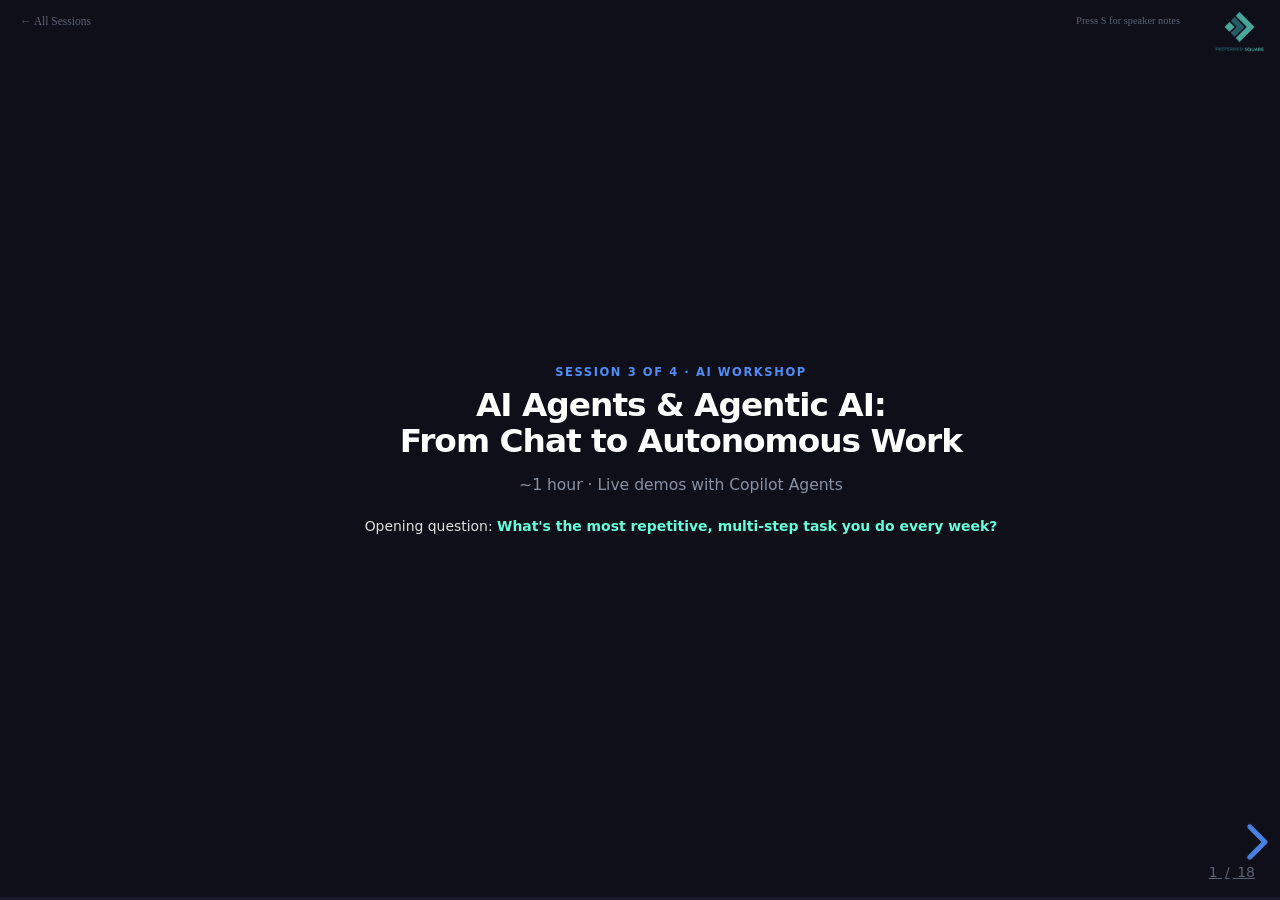
<file: session-3/index.html>
<!DOCTYPE html>
<html lang="en">
<head>
  <meta charset="UTF-8" />
  <meta name="viewport" content="width=device-width, initial-scale=1.0" />
  <title>Session 3 — AI Agents &amp; Agentic AI | AI Workshop</title>

  <!-- Reveal.js -->
  <link rel="stylesheet" href="../assets/reveal/dist/reset.css" />
  <link rel="stylesheet" href="../assets/reveal/dist/reveal.css" />

  <!-- Custom theme & demo styles -->
  <link rel="stylesheet" href="../assets/css/theme.css" />
  <link rel="stylesheet" href="../assets/css/demos.css" />

  <style>
    /* ── Session 3 specific styles ── */

    /* Title slide */
    .title-slide { text-align: center; }
    .session-label {
      font-size: 0.7em; font-weight: 600; letter-spacing: 0.14em;
      text-transform: uppercase; color: var(--accent-blue); margin-bottom: 0.8em;
    }
    .title-slide h1 {
      font-size: 2em; font-weight: 800; line-height: 1.1;
      letter-spacing: -0.03em; color: #fff; margin-bottom: 0.4em;
    }
    .subtitle { font-size: 0.85em; color: var(--text-muted); margin-bottom: 1.2em; }
    .title-opener { display: inline-block; font-size: 0.85em; color: var(--text-primary); }
    .title-opener strong { color: var(--accent-teal); }

    /* Agenda */
    .agenda-item {
      display: flex; align-items: flex-start; gap: 1em;
      padding: 0.8em 0; border-bottom: 1px solid var(--border);
    }
    .agenda-item:last-child { border-bottom: none; }
    .agenda-num {
      font-size: 1.4em; font-weight: 800; color: var(--accent-blue);
      opacity: 0.5; min-width: 1.5em; line-height: 1;
    }
    .agenda-text { font-size: 0.9em; color: var(--text-primary); line-height: 1.5; }
    .agenda-text strong { color: var(--accent-teal); font-weight: 600; }

    /* Chatbot vs Agent comparison */
    .vs-split { display: grid; grid-template-columns: 1fr 1fr; gap: 16px; text-align: left; }
    .vs-split > * { min-width: 0; }
    .vs-box { background: var(--bg-card); border-radius: var(--radius); padding: 1.2em 1.4em; }
    .vs-box.reactive { border-top: 3px solid rgba(248,113,113,0.7); }
    .vs-box.proactive { border-top: 3px solid var(--accent-teal); }
    .vs-label {
      font-size: 0.68em; font-weight: 700; letter-spacing: 0.1em;
      text-transform: uppercase; margin-bottom: 0.7em;
    }
    .vs-box.reactive .vs-label { color: #f87171; }
    .vs-box.proactive .vs-label { color: var(--accent-teal); }
    .vs-box ul { list-style: none; padding: 0; margin: 0; }
    .vs-box li {
      font-size: 0.8em; color: var(--text-muted);
      padding: 0.3em 0; border-bottom: 1px solid rgba(255,255,255,0.04);
    }
    .vs-box li:last-child { border-bottom: none; }
    .vs-box li strong { color: var(--text-primary); }
    .vs-example {
      font-size: 0.76em; color: var(--text-dim); font-style: italic;
      margin-top: 0.6em; padding-top: 0.6em; border-top: 1px solid rgba(255,255,255,0.06);
    }

    /* Component / signal / tools table */
    .data-table {
      width: 100%; border-collapse: collapse; font-size: 0.78em; text-align: left;
    }
    .data-table th {
      background: rgba(79,142,247,0.12); color: var(--accent-blue);
      font-size: 0.72em; font-weight: 700; letter-spacing: 0.08em;
      text-transform: uppercase; padding: 0.55em 0.8em;
      border-bottom: 1px solid var(--border);
    }
    .data-table td {
      padding: 0.5em 0.8em; color: var(--text-primary);
      border-bottom: 1px solid rgba(79,142,247,0.07); vertical-align: top;
    }
    .data-table tr:last-child td { border-bottom: none; }
    .data-table tr:nth-child(even) td { background: rgba(255,255,255,0.02); }
    .data-table td:first-child { color: var(--accent-teal); font-weight: 700; }
    .data-table .dim { font-size: 0.9em; color: var(--text-muted); }

    /* 5-component walkthrough cards */
    .component-cards {
      display: grid; grid-template-columns: 1fr 1fr; gap: 8px; margin-bottom: 8px;
    }
    .component-cards > * { min-width: 0; }
    .comp-card {
      background: var(--bg-card); border-radius: var(--radius);
      padding: 0.9em 1.1em; border-left: 3px solid;
    }
    .comp-card .comp-label {
      font-size: 0.62em; font-weight: 700; letter-spacing: 0.1em;
      text-transform: uppercase; margin-bottom: 0.3em;
    }
    .comp-card p { font-size: 0.78em; color: var(--text-muted); margin: 0; }

    /* Memory split */
    .memory-split { display: grid; grid-template-columns: 1fr 1fr; gap: 14px; }
    .memory-split > * { min-width: 0; }
    .memory-card {
      background: var(--bg-card); border: 1px solid var(--border);
      border-radius: var(--radius); padding: 1.1em 1.3em;
    }
    .memory-card.short { border-top: 3px solid var(--accent-gold); }
    .memory-card.long  { border-top: 3px solid var(--accent-teal); }
    .memory-card h4 { font-size: 0.82em; margin-bottom: 0.5em; }
    .memory-card.short h4 { color: var(--accent-gold); }
    .memory-card.long  h4 { color: var(--accent-teal); }
    .memory-card ul { list-style: none; padding: 0; margin: 0; }
    .memory-card li { font-size: 0.78em; color: var(--text-muted); padding: 0.25em 0; }
    .memory-card li::before { content: "• "; color: var(--text-dim); }

    /* Architecture cards */
    .arch-grid { display: grid; grid-template-columns: repeat(3, 1fr); gap: 12px; }
    .arch-grid > * { min-width: 0; }
    .arch-card {
      background: var(--bg-card); border: 1px solid var(--border);
      border-radius: var(--radius); padding: 1em 1.1em; text-align: left;
    }
    .arch-card-num {
      font-size: 0.62em; font-weight: 700; letter-spacing: 0.1em;
      text-transform: uppercase; color: var(--accent-blue); margin-bottom: 0.4em;
    }
    .arch-card h4 { font-size: 0.88em; color: #fff; margin-bottom: 0.3em; }
    .arch-card p { font-size: 0.75em; color: var(--text-muted); line-height: 1.5; margin-bottom: 0.5em; }
    .arch-flow {
      font-family: var(--font-mono); font-size: 0.68em; color: var(--accent-teal);
      background: rgba(100,255,218,0.06); border-radius: 4px;
      padding: 0.4em 0.6em; margin-bottom: 0.4em; white-space: pre;
    }
    .arch-best { font-size: 0.7em; color: var(--text-dim); font-style: italic; }

    /* Agent design table */
    .agent-design-table {
      width: 100%; border-collapse: collapse; font-size: 0.76em;
    }
    .agent-design-table th {
      background: rgba(100,255,218,0.1); color: var(--accent-teal);
      font-size: 0.7em; font-weight: 700; letter-spacing: 0.08em;
      text-transform: uppercase; padding: 0.5em 0.8em;
      border-bottom: 1px solid rgba(100,255,218,0.2); text-align: left;
    }
    .agent-design-table td {
      padding: 0.5em 0.8em; color: var(--text-primary);
      border-bottom: 1px solid rgba(255,255,255,0.04); vertical-align: top;
    }
    .agent-design-table tr:last-child td { border-bottom: none; }
    .agent-design-table td:first-child { color: var(--accent-blue); font-weight: 700; min-width: 90px; }
    .agent-design-table td:nth-child(2) { color: var(--text-muted); min-width: 160px; }

    /* Workflow patterns */
    .workflow-grid { display: flex; flex-direction: column; gap: 10px; }
    .workflow-card {
      background: var(--bg-card); border: 1px solid var(--border);
      border-radius: var(--radius); padding: 0.9em 1.1em;
      display: grid; grid-template-columns: 110px 1fr; gap: 14px; align-items: start;
    }
    .workflow-card > * { min-width: 0; }
    .workflow-name { font-size: 0.75em; font-weight: 700; color: var(--accent-blue); }
    .workflow-flow {
      font-family: var(--font-mono); font-size: 0.64em; color: var(--accent-teal);
      background: rgba(100,255,218,0.06); border-radius: 4px;
      padding: 0.3em 0.5em; margin: 0.3em 0; white-space: pre;
    }
    .workflow-example { font-size: 0.74em; color: var(--text-muted); }

    /* Use case grid */
    .usecase-grid { display: grid; grid-template-columns: 1fr 1fr; gap: 10px; }
    .usecase-grid > * { min-width: 0; }
    .usecase-card {
      background: var(--bg-card); border: 1px solid var(--border);
      border-radius: var(--radius); padding: 0.9em 1.1em;
    }
    .usecase-card h4 {
      font-size: 0.72em; font-weight: 700; text-transform: uppercase;
      letter-spacing: 0.08em; color: var(--accent-teal); margin-bottom: 0.5em;
    }
    .usecase-card ul { list-style: none; padding: 0; margin: 0; }
    .usecase-card li { font-size: 0.75em; color: var(--text-muted); padding: 0.2em 0; line-height: 1.5; }
    .usecase-card li::before { content: "→ "; color: var(--accent-blue); font-weight: 700; }

    /* Copilot feature list */
    .feature-list { list-style: none; padding: 0; margin: 0; }
    .feature-list li {
      font-size: 0.82em; color: var(--text-muted); padding: 0.35em 0;
      border-bottom: 1px solid rgba(255,255,255,0.04);
      display: flex; gap: 0.6em; align-items: baseline;
    }
    .feature-list li:last-child { border-bottom: none; }
    .feature-list li strong { color: var(--text-primary); flex-shrink: 0; }

    /* Takeaways */
    .takeaway-grid { display: grid; grid-template-columns: 1fr 1fr; gap: 0.8em; }
    .takeaway-item {
      background: var(--bg-card); border: 1px solid var(--border);
      border-radius: var(--radius); padding: 0.9em 1em; text-align: left;
    }
    .takeaway-num {
      font-size: 1.5em; font-weight: 800; color: var(--accent-blue);
      opacity: 0.3; line-height: 1; margin-bottom: 0.3em;
    }
    .takeaway-text { font-size: 0.78em; color: var(--text-primary); line-height: 1.5; }
    .takeaway-text strong { color: var(--accent-teal); }

    /* Activity */
    .activity-section {
      background: linear-gradient(135deg, rgba(100,255,218,0.05), rgba(79,142,247,0.05));
      border: 1px solid var(--border-bright);
      border-radius: var(--radius-lg);
      padding: 1.4em 1.8em; text-align: left;
    }

    /* Fixed UI */
    .nav-hint {
      position: fixed; bottom: 16px; left: 50%; transform: translateX(-50%);
      font-size: 0.65em; color: var(--text-dim); pointer-events: none; z-index: 100;
    }
    .home-link {
      position: fixed; top: 16px; left: 20px; font-size: 0.72em; color: var(--text-dim);
      text-decoration: none; display: flex; align-items: center; gap: 5px;
      z-index: 100; transition: color 0.2s;
    }
    .home-link:hover { color: var(--accent-blue); }
    .notes-hint {
      position: fixed; top: 16px; right: 100px;
      font-size: 0.65em; color: var(--text-dim); z-index: 100;
    }
    .reveal .navigate-down { color: var(--accent-teal); }
  </style>
</head>
<body>

  <img src="../assets/images/02.%20PS%20Logo_Vertical.png" alt="Preferred Square" style="position:fixed; top:12px; right:16px; height:40px; z-index:100; opacity:0.85;" />
  <a href="../index.html" class="home-link" target="_blank">← All Sessions</a>
  <div class="notes-hint">Press S for speaker notes</div>

  <div class="reveal">
    <div class="slides">

      <!-- ══════════════════════════════════════════════
           H1: TITLE SLIDE
      ══════════════════════════════════════════════ -->
      <section>
        <div class="title-slide">
          <div class="session-label">Session 3 of 4 · AI Workshop</div>
          <h1>AI Agents &amp; Agentic AI:<br/>From Chat to Autonomous Work</h1>
          <p class="subtitle">~1 hour · Live demos with Copilot Agents</p>
          <div class="title-opener">
            Opening question: <strong>What's the most repetitive, multi-step task you do every week?</strong>
          </div>
        </div>
        <aside class="notes">
          Open with a question: "What's the most repetitive, multi-step task you do every week — one that requires looking things up, writing something, and sending it somewhere?" Take 2-3 answers. By the end of the session, they'll understand how an agent could handle exactly that.
        </aside>
      </section>

      <!-- ══════════════════════════════════════════════
           H2: AGENDA
      ══════════════════════════════════════════════ -->
      <section>
        <h2>What We'll Cover Today</h2>
        <div style="margin-top: 1.2em;">
          <div class="agenda-item">
            <div class="agenda-num">01</div>
            <div class="agenda-text"><strong>What makes an AI agent different</strong> from a chatbot</div>
          </div>
          <div class="agenda-item">
            <div class="agenda-num">02</div>
            <div class="agenda-text"><strong>The 5 components</strong> every agent is built from</div>
          </div>
          <div class="agenda-item">
            <div class="agenda-num">03</div>
            <div class="agenda-text"><strong>How agents are structured</strong> and coordinated</div>
          </div>
          <div class="agenda-item">
            <div class="agenda-num">04</div>
            <div class="agenda-text"><strong>How to design an agent</strong> using a prompting system</div>
          </div>
          <div class="agenda-item">
            <div class="agenda-num">05</div>
            <div class="agenda-text"><strong>Live demo</strong> — Copilot Agents in action</div>
          </div>
        </div>
        <aside class="notes">
          Sessions 1 and 2 were about using LLMs as a tool you talk to. Session 3 is about setting up AI to work for you — completing goals autonomously, step by step, without you typing every instruction.
        </aside>
      </section>

      <!-- ══════════════════════════════════════════════
           H3: CHATBOT VS AGENT
      ══════════════════════════════════════════════ -->
      <section>
        <h2>Chatbot vs AI Agent</h2>
        <p style="color: var(--text-muted); font-size: 0.82em; margin-bottom: 1.2em;">A chatbot answers. An agent <em>acts</em>.</p>
        <div class="vs-split">
          <div class="vs-box reactive">
            <div class="vs-label">Chatbot (what most people use today)</div>
            <ul>
              <li>You send a message → it replies → <strong>done</strong></li>
              <li>Each interaction is <strong>independent</strong></li>
              <li>You drive <strong>every step</strong></li>
            </ul>
            <div class="vs-example">"Summarize this email" → you get a summary → you copy it somewhere manually</div>
          </div>
          <div class="vs-box proactive">
            <div class="vs-label">AI Agent</div>
            <ul>
              <li>You give it a <strong>goal</strong> → it figures out the steps → it executes</li>
              <li>Can take <strong>multiple actions</strong> in sequence</li>
              <li>Handles <strong>decisions</strong> along the way</li>
            </ul>
            <div class="vs-example">"Monitor my inbox, summarize project updates, add to my tracker — every morning"</div>
          </div>
        </div>
        <div class="highlight-box teal" style="margin-top: 1em; font-size: 0.82em;">
          <strong>The key difference:</strong> A chatbot is reactive. An agent is proactive and autonomous.
        </div>
        <aside class="notes">
          This is the mental model shift of the whole session. Most people's mental model of AI is "I ask, it answers." An agent flips that — you define the goal once, it does the work repeatedly. Use the inbox example and ask: "How long does that task take you manually each morning?"
        </aside>
      </section>

      <!-- ══════════════════════════════════════════════
           H4: 5 COMPONENTS (with vertical)
      ══════════════════════════════════════════════ -->
      <section>
        <!-- H4 main -->
        <section>
          <h2>The 5 Components of an Agent</h2>
          <p style="color: var(--text-muted); font-size: 0.82em; margin-bottom: 1em;">Every agent is built from the same 5 parts</p>
          <table class="data-table">
            <thead>
              <tr><th>Component</th><th>What it is</th><th>Example</th></tr>
            </thead>
            <tbody>
              <tr>
                <td>Signal</td>
                <td>What <em>triggers</em> the agent to start</td>
                <td class="dim">A new email arrives, a form is submitted, a scheduled time</td>
              </tr>
              <tr>
                <td>Input</td>
                <td>The <em>data</em> the agent works with</td>
                <td class="dim">The email content, a document, a spreadsheet row</td>
              </tr>
              <tr>
                <td>Reasoning (LLM)</td>
                <td>The <em>"brain"</em> — plans and decides</td>
                <td class="dim">Claude, GPT-4o — reads input, decides next action</td>
              </tr>
              <tr>
                <td>Actions / Tools</td>
                <td>What the agent can <em>do</em></td>
                <td class="dim">Search the web, read a file, send an email, update a spreadsheet</td>
              </tr>
              <tr>
                <td>Memory</td>
                <td>What the agent <em>remembers</em></td>
                <td class="dim">Previous interactions, user preferences, accumulated context</td>
              </tr>
            </tbody>
          </table>
          <p style="font-size: 0.7em; color: var(--text-dim); margin-top: 0.8em; text-align: right;">↓ See these in action</p>
          <aside class="notes">
            Walk through each component slowly using one concrete scenario — the support ticket example on the next slide. This makes the abstract very concrete.
          </aside>
        </section>

        <!-- H4 vertical: walkthrough -->
        <section>
          <h2>The 5 Components — In Action</h2>
          <p style="color: var(--text-muted); font-size: 0.82em; margin-bottom: 1em;">Scenario: a support ticket routing agent</p>
          <div class="component-cards">
            <div class="comp-card" style="border-color: var(--accent-blue);">
              <div class="comp-label" style="color: var(--accent-blue);">Signal</div>
              <p>A new support ticket arrives</p>
            </div>
            <div class="comp-card" style="border-color: var(--accent-teal);">
              <div class="comp-label" style="color: var(--accent-teal);">Input</div>
              <p>The agent reads the ticket content and metadata</p>
            </div>
            <div class="comp-card" style="border-color: var(--accent-gold);">
              <div class="comp-label" style="color: var(--accent-gold);">Reasoning</div>
              <p>LLM decides: is this urgent? Which team handles it?</p>
            </div>
            <div class="comp-card" style="border-color: #c084fc;">
              <div class="comp-label" style="color: #c084fc;">Actions</div>
              <p>Sends routing email, logs the ticket in the tracker</p>
            </div>
          </div>
          <div class="comp-card" style="border-left: 3px solid #f472b6;">
            <div class="comp-label" style="color: #f472b6;">Memory</div>
            <p style="font-size: 0.78em; color: var(--text-muted); margin: 0;">It remembers that this client always gets priority routing — without being told each time</p>
          </div>
          <aside class="notes">
            Walk through each box in sequence. Make it vivid — the point is that all 5 components fire automatically, triggered by a single event. No human needs to press anything after the initial setup.
          </aside>
        </section>
      </section>

      <!-- ══════════════════════════════════════════════
           H5: SIGNAL
      ══════════════════════════════════════════════ -->
      <section>
        <h2>Signal: What Starts an Agent</h2>
        <p style="color: var(--text-muted); font-size: 0.82em; margin-bottom: 1em;">Agents don't wait — they respond to triggers</p>
        <table class="data-table">
          <thead>
            <tr><th>Signal Type</th><th>Example</th></tr>
          </thead>
          <tbody>
            <tr><td>Message</td><td class="dim">Someone sends a message to the agent directly</td></tr>
            <tr><td>Schedule</td><td class="dim">Runs every morning at 8am automatically</td></tr>
            <tr><td>Event</td><td class="dim">A form is submitted, a file is uploaded to SharePoint</td></tr>
            <tr><td>Data change</td><td class="dim">A new row is added to a spreadsheet or tracker</td></tr>
            <tr><td>API / webhook</td><td class="dim">Another system sends a notification to trigger the agent</td></tr>
          </tbody>
        </table>
        <div class="highlight-box teal" style="margin-top: 1em; font-size: 0.82em;">
          <strong>The signal removes the human trigger.</strong> The agent sits on standby and activates when the right condition is met — this is what makes it feel autonomous.
        </div>
        <aside class="notes">
          Give a vivid example: "Imagine an agent that triggers every time a new project is added to your tracking sheet — it automatically creates the folder structure, drafts the kickoff email, and schedules the first meeting." That's a data-change signal driving a sequence of actions, with zero manual steps.
        </aside>
      </section>

      <!-- ══════════════════════════════════════════════
           H6: ACTIONS & TOOLS
      ══════════════════════════════════════════════ -->
      <section>
        <h2>Actions &amp; Tools: What an Agent Can Do</h2>
        <p style="color: var(--text-muted); font-size: 0.82em; margin-bottom: 1em;">The agent is only as powerful as its tools</p>
        <table class="data-table">
          <thead>
            <tr><th>Tool</th><th>What it enables</th></tr>
          </thead>
          <tbody>
            <tr><td>Web search</td><td class="dim">Look up live information from the internet</td></tr>
            <tr><td>File reader</td><td class="dim">Read documents, spreadsheets, PDFs</td></tr>
            <tr><td>Email / calendar</td><td class="dim">Send emails, create meetings, read inbox</td></tr>
            <tr><td>Spreadsheet write</td><td class="dim">Update or add rows to a tracker or data file</td></tr>
            <tr><td>Form submission</td><td class="dim">Fill and submit web forms automatically</td></tr>
            <tr><td>API calls</td><td class="dim">Talk to external systems — CRM, ERP, databases</td></tr>
            <tr><td>Code execution</td><td class="dim">Run calculations, process and transform data</td></tr>
          </tbody>
        </table>
        <div class="highlight-box gold" style="margin-top: 1em; font-size: 0.82em;">
          <strong>Key insight:</strong> The LLM itself can't <em>do</em> anything — it can only <em>decide</em> what to do. Tools are what give the agent real-world capabilities.
        </div>
        <aside class="notes">
          The LLM is the brain; the tools are the hands. Without tools, an agent is just a very smart planner with no ability to act. This also explains why different agents have different capabilities — it depends entirely on what tools they've been given access to.
        </aside>
      </section>

      <!-- ══════════════════════════════════════════════
           H7: MEMORY
      ══════════════════════════════════════════════ -->
      <section>
        <h2>Memory: What an Agent Remembers</h2>
        <p style="color: var(--text-muted); font-size: 0.82em; margin-bottom: 1em;">Memory is what turns a task into a relationship</p>
        <div class="memory-split">
          <div class="memory-card short">
            <h4>Short-Term Memory (in-session)</h4>
            <ul>
              <li>Everything within a single conversation or workflow run</li>
              <li>Automatically available — the context window</li>
              <li>Lost when the session ends</li>
            </ul>
          </div>
          <div class="memory-card long">
            <h4>Long-Term Memory (persisted)</h4>
            <ul>
              <li>Stored externally — a database, a file, a notes system</li>
              <li>Explicitly saved and retrieved between sessions</li>
              <li>Survives across sessions and interactions</li>
              <li style="color: var(--text-dim); font-style: italic;">"This client prefers bullet-point summaries" → stored, retrieved next time</li>
            </ul>
          </div>
        </div>
        <div class="highlight-box" style="margin-top: 1em; font-size: 0.82em;">
          Without memory: every interaction starts from scratch. With memory: the agent gets smarter and more personalised over time.
        </div>
        <aside class="notes">
          Draw the analogy to a new colleague vs. a trusted one who knows your preferences. Then ask: "What would you want your AI assistant to remember about how you work?" Most consumer tools (Copilot, ChatGPT) now offer optional memory — this isn't theoretical.
        </aside>
      </section>

      <!-- ══════════════════════════════════════════════
           H8: AGENT ARCHITECTURES
      ══════════════════════════════════════════════ -->
      <section>
        <h2>Agent Architectures</h2>
        <p style="color: var(--text-muted); font-size: 0.82em; margin-bottom: 1em;">How agents are structured to handle complex work</p>
        <div class="arch-grid">
          <div class="arch-card">
            <div class="arch-card-num">Pattern 1</div>
            <h4>Sequential (Pipeline)</h4>
            <div class="arch-flow">A → B → C → Output</div>
            <p>Each step feeds into the next in a fixed sequence</p>
            <div style="font-size: 0.72em; color: var(--text-muted); margin-bottom: 0.4em;"><em>Example:</em> Receive brief → research → draft → format → send</div>
            <div class="arch-best">Best for: predictable, linear processes</div>
          </div>
          <div class="arch-card">
            <div class="arch-card-num">Pattern 2</div>
            <h4>Hierarchical</h4>
            <div class="arch-flow">Manager
├─ Sub-agent A
├─ Sub-agent B
└─ Sub-agent C</div>
            <p>One "manager" agent coordinates specialist sub-agents</p>
            <div style="font-size: 0.72em; color: var(--text-muted); margin-bottom: 0.4em;"><em>Example:</em> Research + Writing + Review agents coordinated by a planner</div>
            <div class="arch-best">Best for: complex tasks with distinct specialisms</div>
          </div>
          <div class="arch-card">
            <div class="arch-card-num">Pattern 3</div>
            <h4>Multi-agent (Collaborative)</h4>
            <div class="arch-flow">Draft ⟷ Critique
      ⟷ Fact-check</div>
            <p>Multiple agents work in parallel, share findings, check each other</p>
            <div style="font-size: 0.72em; color: var(--text-muted); margin-bottom: 0.4em;"><em>Example:</em> One drafts, one critiques, one fact-checks — simultaneously</div>
            <div class="arch-best">Best for: high-stakes output needing multiple perspectives</div>
          </div>
        </div>
        <aside class="notes">
          For most practical day-to-day use cases, sequential is what people encounter first. Hierarchical and multi-agent are more relevant for complex automated pipelines. Understanding the concept prepares them for what's possible.
        </aside>
      </section>

      <!-- ══════════════════════════════════════════════
           H9: DESIGNING AN AGENT
      ══════════════════════════════════════════════ -->
      <section>
        <h2>Designing an Agent: The Prompting System</h2>
        <p style="color: var(--text-muted); font-size: 0.82em; margin-bottom: 1em;">A well-designed agent starts with a well-designed system prompt</p>
        <table class="agent-design-table">
          <thead>
            <tr><th>Element</th><th>What to define</th><th>Example</th></tr>
          </thead>
          <tbody>
            <tr>
              <td>Role</td>
              <td>Who is this agent?</td>
              <td>"You are a project coordination assistant."</td>
            </tr>
            <tr>
              <td>Goal</td>
              <td>What must it achieve?</td>
              <td>"Your job is to process incoming project requests and produce a structured brief."</td>
            </tr>
            <tr>
              <td>Tools</td>
              <td>What can it use?</td>
              <td>"You have access to: web search, email, and the project tracker spreadsheet."</td>
            </tr>
            <tr>
              <td>Constraints</td>
              <td>What must it not do?</td>
              <td>"Do not make decisions without confirming with the user. Never email external parties."</td>
            </tr>
            <tr>
              <td>Output</td>
              <td>How should it respond?</td>
              <td>"Always return a structured brief with: Summary, Key Actions, Owner, Deadline."</td>
            </tr>
          </tbody>
        </table>
        <div class="highlight-box teal" style="margin-top: 1em; font-size: 0.82em;">
          Think of it as a <strong>job description</strong> for your agent. A vague job description produces a vague employee. Spend the most time on <strong>constraints</strong> — that's where most people underinvest.
        </div>
        <aside class="notes">
          A well-defined constraint set is the difference between an agent you trust and one that occasionally surprises you. Constraints are not about limiting the agent — they're about making it reliably safe and predictable.
        </aside>
      </section>

      <!-- ══════════════════════════════════════════════
           H10: WORKFLOW DESIGN PATTERNS
      ══════════════════════════════════════════════ -->
      <section>
        <h2>Workflow Design Patterns</h2>
        <p style="color: var(--text-muted); font-size: 0.82em; margin-bottom: 1em;">The building blocks of any agent workflow</p>
        <div class="workflow-grid">
          <div class="workflow-card">
            <div>
              <div class="workflow-name">Linear</div>
              <div class="workflow-flow">Trigger → Step 1 → Step 2 → Step 3 → Output</div>
            </div>
            <div class="workflow-example">Email received → extract key info → draft reply → send for approval</div>
          </div>
          <div class="workflow-card">
            <div>
              <div class="workflow-name">Branching</div>
              <div class="workflow-flow">Trigger → Decision
├─ If urgent → escalate now
└─ If routine → add to queue</div>
            </div>
            <div class="workflow-example">New request arrives → Is it urgent? → Yes: escalate immediately / No: add to processing queue</div>
          </div>
          <div class="workflow-card">
            <div>
              <div class="workflow-name">Loop / Retry</div>
              <div class="workflow-flow">Step → Check quality → if not good → retry</div>
            </div>
            <div class="workflow-example">Draft a summary → Is it under 100 words? → If not, compress and try again</div>
          </div>
        </div>
        <aside class="notes">
          Most real-world agent workflows combine all three patterns. Start with linear — easiest to build and debug. Add branching when you need to handle different scenarios. Loops are useful for quality-control steps.
        </aside>
      </section>

      <!-- ══════════════════════════════════════════════
           H11: WHAT CAN AGENTS DO FOR YOU?
      ══════════════════════════════════════════════ -->
      <section>
        <h2>What Can Agents Do For You?</h2>
        <p style="color: var(--text-muted); font-size: 0.82em; margin-bottom: 1em;">From concept to practical use — real examples</p>
        <div class="usecase-grid">
          <div class="usecase-card">
            <h4>Document &amp; Research</h4>
            <ul>
              <li>Read a brief, search for context, produce a structured summary</li>
              <li>Monitor a topic and send a weekly digest</li>
              <li>Compare two documents and list the differences</li>
            </ul>
          </div>
          <div class="usecase-card">
            <h4>Communication</h4>
            <ul>
              <li>Draft responses to incoming emails based on a template</li>
              <li>Summarise a long email thread and identify action items</li>
              <li>Send a follow-up when no reply is received after X days</li>
            </ul>
          </div>
          <div class="usecase-card">
            <h4>Data &amp; Tracking</h4>
            <ul>
              <li>Extract data from incoming documents and log to a spreadsheet</li>
              <li>Generate a weekly status report from project data</li>
              <li>Flag anomalies or overdue items in a data feed</li>
            </ul>
          </div>
          <div class="usecase-card">
            <h4>Workflow Coordination</h4>
            <ul>
              <li>Route incoming requests to the right person based on content</li>
              <li>Create folder, draft kickoff email, schedule meeting — from one trigger</li>
              <li>Monitor a tracker and alert owners of overdue items</li>
            </ul>
          </div>
        </div>
        <aside class="notes">
          Pick 2-3 examples most relevant to your audience and ask "Would this save you time each week?" The goal is to make agents feel immediately useful and achievable — not futuristic.
        </aside>
      </section>

      <!-- ══════════════════════════════════════════════
           H12: COPILOT AGENTS
      ══════════════════════════════════════════════ -->
      <section>
        <h2>Copilot Agents: What's Available Now</h2>
        <p style="color: var(--text-muted); font-size: 0.82em; margin-bottom: 1em;">Agents you can use today — no coding required</p>
        <div class="grid-2" style="gap: 14px;">
          <div>
            <div style="font-size: 0.72em; font-weight: 700; color: var(--accent-blue); text-transform: uppercase; letter-spacing: 0.08em; margin-bottom: 0.6em;">Pre-built agents in Microsoft 365 Copilot</div>
            <ul class="feature-list">
              <li><strong>Facilitator</strong> Summarises meetings and tracks action items in Teams</li>
              <li><strong>Researcher</strong> Deep research using web + your organisation's data</li>
              <li><strong>Analyst</strong> Data analysis and insight generation from files</li>
              <li><strong>Custom agents</strong> Built by your org or IT team for specific workflows</li>
            </ul>
          </div>
          <div>
            <div style="font-size: 0.72em; font-weight: 700; color: var(--accent-teal); text-transform: uppercase; letter-spacing: 0.08em; margin-bottom: 0.6em;">What you can configure yourself</div>
            <ul class="feature-list">
              <li><strong>System prompt</strong> Instructions that define the agent's behaviour</li>
              <li><strong>Data sources</strong> Which files and SharePoint content it can access</li>
              <li><strong>Tools</strong> Web search, file access, calendar integration, and more</li>
            </ul>
            <div class="highlight-box teal" style="margin-top: 0.8em; font-size: 0.8em;">
              Access via: Copilot Chat → Agent selector · Teams → Copilot tab
            </div>
          </div>
        </div>
        <aside class="notes">
          Lower the barrier — they don't need to build an agent from scratch to benefit. Pre-built agents exist for immediate use, and customising a Copilot agent requires no coding — just writing instructions, which they've been doing since Session 1.
        </aside>
      </section>

      <!-- ══════════════════════════════════════════════
           H13: DEMO 1 — RESEARCHER AGENT
      ══════════════════════════════════════════════ -->
      <section class="scrollable">
        <div class="demo-slide">
          <h2>Demo 1: Pre-Built Agent — Researcher</h2>
          <div class="demo-scenario">
            <strong>Scenario</strong>
            You have a client meeting next week on AI in retail supply chains. You need a structured briefing — fast.
          </div>
          <div class="demo-columns">
            <div>
              <div class="demo-prompt-label">Message sent to Researcher agent</div>
              <div class="demo-prompt">I have a meeting with a retail client next week. They're exploring how AI can improve their supply chain operations. Give me a briefing on:
- The main ways AI is currently being used in retail supply chains
- 2-3 recent examples of companies that have done this successfully
- Key risks or challenges they should be aware of

Format as a structured briefing I can read in 5 minutes.</div>
            </div>
            <div class="demo-response-wrapper">
              <button class="demo-reveal-btn">
                <svg width="16" height="16" fill="none" stroke="currentColor" viewBox="0 0 24 24"><path stroke-linecap="round" stroke-linejoin="round" stroke-width="2" d="M9.663 17h4.673M12 3v1m6.364 1.636l-.707.707M21 12h-1M4 12H3m3.343-5.657l-.707-.707m2.828 9.9a5 5 0 117.072 0l-.548.547A3.374 3.374 0 0014 18.469V19a2 2 0 11-4 0v-.531c0-.895-.356-1.754-.988-2.386l-.548-.547z"/></svg>
                See Agent Response
              </button>
              <div class="demo-response-label" style="display:none;">Agent Response</div>
              <div class="demo-response" data-response="AI IN RETAIL SUPPLY CHAINS — CLIENT BRIEFING

1. HOW AI IS BEING USED

Demand forecasting: AI analyses historical sales, seasonality, and external signals (weather, events) to predict stock needs with far greater accuracy than traditional methods.

Inventory optimisation: Real-time AI monitoring dynamically adjusts reorder points, reducing both overstock and out-of-stock situations.

Logistics & routing: AI optimises delivery routes, warehouse picking sequences, and last-mile fulfilment to cut cost and time.

Supplier risk: AI monitors supplier signals — news, financials, geopolitical events — to flag disruption risk before it materialises.

Returns management: AI classifies and routes returned items automatically, significantly reducing processing time and cost.

2. COMPANY EXAMPLES

Walmart: Uses AI-driven demand forecasting across its entire supply network, reducing excess inventory by ~15%. Their system processes real-time sales data alongside external signals including weather and local events.

Zara (Inditex): AI-powered production planning allows them to respond to emerging trends in under 2 weeks — a core competitive advantage in fast fashion.

Ocado: Built an AI-first supply chain from scratch; their automated warehouse technology is now licensed to other major retailers globally.

3. KEY RISKS & CHALLENGES

Data quality: AI is only as good as the data it's trained on — poor historical data produces poor forecasts.

Over-reliance: Teams can lose the experience and intuition needed to override AI recommendations when context warrants it.

Integration complexity: Connecting AI tools to legacy ERP and logistics systems is often the biggest implementation hurdle.

Change management: Frontline teams may distrust or work around AI recommendations without proper training and buy-in.

RECOMMENDED TALKING POINTS FOR YOUR MEETING
— Ask about their current forecasting process and where they see the most manual effort
— Explore whether they have a unified data platform or fragmented systems
— Frame AI as augmenting their team's judgment, not replacing it"></div>
            </div>
          </div>
          <div class="demo-discussion">
            <strong>Notice:</strong> The agent searched the web and structured the output without being told the exact format. Compare to how long this research would take manually — and consider that this can be triggered automatically before every client meeting.
          </div>
        </div>
        <aside class="notes">
          Highlight: structured, sourced, usable output in seconds. Draw the contrast to manual research time. Then ask: "What would you use this for before your next stakeholder meeting?"
        </aside>
      </section>

      <!-- ══════════════════════════════════════════════
           H14: DEMO 2 — CUSTOM AGENT
      ══════════════════════════════════════════════ -->
      <section class="scrollable">
        <div class="demo-slide">
          <h2>Demo 2: Configuring a Custom Agent</h2>
          <div class="demo-scenario">
            <strong>Scenario</strong>
            Build an agent that processes incoming project requests and returns a structured brief — consistently, from any format of input.
          </div>
          <div class="demo-columns">
            <div>
              <div class="demo-step-label step-safe">System Prompt (the agent's instructions)</div>
              <div class="demo-prompt-label">Agent configuration</div>
              <div class="demo-prompt">You are a project intake assistant.

Your goal is to process incoming project requests and produce a structured project brief.

When given a project request (in any format — email, bullet points, paragraph), you will:
1. Extract: project name, requestor, objective, key deliverables, deadline, and stakeholders
2. Identify any missing information and list it as open questions
3. Return a structured brief using this format:

Project Name:
Requestor:
Objective:
Key Deliverables:
Deadline:
Stakeholders:
Open Questions:

Do not make assumptions about missing information. If something is unclear, list it as an open question.</div>
            </div>
            <div>
              <div class="demo-step-label step-safe">Test with a real, unstructured request</div>
              <div class="demo-prompt-label">Input sent to the agent</div>
              <div class="demo-prompt">Hey, can someone look into setting up a new reporting dashboard for the ops team? Sarah asked for it, needs to be ready by end of Q2, should show daily order volumes and fulfilment rates. Not sure who else is involved.</div>
              <div class="demo-response-wrapper" style="margin-top: 10px;">
                <button class="demo-reveal-btn">
                  <svg width="16" height="16" fill="none" stroke="currentColor" viewBox="0 0 24 24"><path stroke-linecap="round" stroke-linejoin="round" stroke-width="2" d="M9.663 17h4.673M12 3v1m6.364 1.636l-.707.707M21 12h-1M4 12H3m3.343-5.657l-.707-.707m2.828 9.9a5 5 0 117.072 0l-.548.547A3.374 3.374 0 0014 18.469V19a2 2 0 11-4 0v-.531c0-.895-.356-1.754-.988-2.386l-.548-.547z"/></svg>
                  See Agent Output
                </button>
                <div class="demo-response-label" style="display:none;">Agent Output</div>
                <div class="demo-response" data-response="Project Name: Ops Team Reporting Dashboard (provisional)

Requestor: Sarah (full name and team TBC)

Objective: Build a reporting dashboard for the operations team showing daily order volumes and fulfilment rates.

Key Deliverables:
- Dashboard displaying daily order volume
- Dashboard displaying fulfilment rate
- Access provisioned for the ops team

Deadline: End of Q2

Stakeholders: Sarah (requestor); Ops team (end users); additional stakeholders not confirmed.

Open Questions:
1. Who is Sarah's full name and which team does she sit in?
2. Who else is involved — technical lead, data team, other stakeholders?
3. What data source(s) should the dashboard pull from?
4. What tool or platform should the dashboard be built in?
5. Are there any specific filters or breakdowns required (e.g. by region, product line)?
6. Who will own and maintain the dashboard post-delivery?"></div>
              </div>
            </div>
          </div>
          <div class="demo-discussion">
            <strong>Notice:</strong> It extracted structured output from a casual, unformatted message — and identified 6 missing pieces of information as open questions, without being told to. This is reusable: same agent, any incoming request, consistent output every time.
          </div>
        </div>
        <aside class="notes">
          This is the core demo of the session. The agent extracted structure from chaos and surfaced missing information. Emphasise: this is just a prompt — no code, no special platform required. The same system prompt in any LLM tool produces this consistently.
        </aside>
      </section>

      <!-- ══════════════════════════════════════════════
           H15: DEMO 3 — AGENT VS PLAIN CHAT
      ══════════════════════════════════════════════ -->
      <section class="scrollable">
        <div class="demo-slide">
          <h2>Demo 3: Agent vs Plain Chat</h2>
          <div class="demo-scenario">
            <strong>Scenario</strong>
            The same unstructured request — sent to plain Copilot Chat vs. the configured agent. Same LLM. Very different output.
          </div>
          <div class="demo-columns">
            <div>
              <div class="demo-step-label step-danger">Plain Copilot Chat</div>
              <div class="demo-prompt-label">Prompt</div>
              <div class="demo-prompt">Process this project request and give me a structured brief.

Hey, can someone look into setting up a new reporting dashboard for the ops team? Sarah asked for it, needs to be ready by end of Q2, should show daily order volumes and fulfilment rates. Not sure who else is involved.</div>
              <div class="demo-response-wrapper" style="margin-top: 10px;">
                <button class="demo-reveal-btn">
                  <svg width="16" height="16" fill="none" stroke="currentColor" viewBox="0 0 24 24"><path stroke-linecap="round" stroke-linejoin="round" stroke-width="2" d="M9.663 17h4.673M12 3v1m6.364 1.636l-.707.707M21 12h-1M4 12H3m3.343-5.657l-.707-.707m2.828 9.9a5 5 0 117.072 0l-.548.547A3.374 3.374 0 0014 18.469V19a2 2 0 11-4 0v-.531c0-.895-.356-1.754-.988-2.386l-.548-.547z"/></svg>
                  See Chat Response
                </button>
                <div class="demo-response-label" style="display:none;">Chat Response (variable)</div>
                <div class="demo-response" data-response="Sure! Here's a structured brief based on the request:

Project: Reporting Dashboard
Requested by: Sarah
Goal: Set up a reporting dashboard for the ops team.
Features needed: Daily order volumes and fulfilment rates.
Timeline: End of Q2
Team: TBC

Let me know if you'd like me to expand on any section or add more detail!"></div>
              </div>
            </div>
            <div>
              <div class="demo-step-label step-safe">Configured Agent</div>
              <div class="demo-prompt-label">Same input</div>
              <div class="demo-prompt">Hey, can someone look into setting up a new reporting dashboard for the ops team? Sarah asked for it, needs to be ready by end of Q2, should show daily order volumes and fulfilment rates. Not sure who else is involved.</div>
              <div class="demo-response-wrapper" style="margin-top: 10px;">
                <button class="demo-reveal-btn">
                  <svg width="16" height="16" fill="none" stroke="currentColor" viewBox="0 0 24 24"><path stroke-linecap="round" stroke-linejoin="round" stroke-width="2" d="M9.663 17h4.673M12 3v1m6.364 1.636l-.707.707M21 12h-1M4 12H3m3.343-5.657l-.707-.707m2.828 9.9a5 5 0 117.072 0l-.548.547A3.374 3.374 0 0014 18.469V19a2 2 0 11-4 0v-.531c0-.895-.356-1.754-.988-2.386l-.548-.547z"/></svg>
                  See Agent Response
                </button>
                <div class="demo-response-label" style="display:none;">Agent Response (consistent)</div>
                <div class="demo-response" data-response="Project Name: Ops Team Reporting Dashboard (provisional)

Requestor: Sarah (full name and team TBC)

Objective: Build a reporting dashboard for the operations team showing daily order volumes and fulfilment rates.

Key Deliverables:
- Dashboard displaying daily order volume
- Dashboard displaying fulfilment rate
- Access provisioned for the ops team

Deadline: End of Q2

Stakeholders: Sarah (requestor); Ops team (end users); additional stakeholders not confirmed.

Open Questions:
1. Who is Sarah's full name and which team does she sit in?
2. Who else is involved — technical lead, data team, other stakeholders?
3. What data source(s) should the dashboard pull from?
4. What tool or platform should the dashboard be built in?
5. Are there any specific filters or breakdowns required (e.g. by region, product line)?
6. Who will own and maintain the dashboard post-delivery?"></div>
              </div>
            </div>
          </div>
          <div class="demo-discussion">
            <strong>Same LLM, same input.</strong> The only difference is the system prompt. The agent is a packaged, reusable set of instructions — and it produces consistent, structured output every single time, for any request.
          </div>
        </div>
        <aside class="notes">
          This makes the contrast visceral. The plain chat response is okay but inconsistent and incomplete — it misses open questions entirely. The agent response follows the exact format every time and flags missing info every time. Consistency at scale is what makes it valuable.
        </aside>
      </section>

      <!-- ══════════════════════════════════════════════
           H16: HANDS-ON ACTIVITY
      ══════════════════════════════════════════════ -->
      <section>
        <h2>Your Turn — Design Your Agent</h2>
        <p style="color: var(--text-muted); font-size: 0.82em; margin-bottom: 1.2em;">5 minutes · Think of a task you do regularly</p>
        <div class="activity-section">
          <div style="font-size: 0.7em; font-weight: 700; letter-spacing: 0.1em; text-transform: uppercase; color: var(--accent-teal); margin-bottom: 0.8em;">Write a System Prompt for Your Agent</div>
          <div class="prompt-box" style="font-size: 0.74em; margin-bottom: 1.2em;">You are a [role].

Your goal is to [what it must achieve].

You have access to: [tools — even if hypothetical for now].

When given [type of input], you will:
1. [Step 1]
2. [Step 2]
3. [Step 3]

Always return [output format].

Never [key constraint].</div>
          <div class="highlight-box teal" style="font-size: 0.82em;">
            <strong>Debrief question:</strong> What task did you pick — and what would this agent save you each week?
          </div>
        </div>
        <aside class="notes">
          Walk around and help. Common stumbling blocks: people pick tasks that are too vague ("help me with emails") — push them to be specific about what type of email and what output format. The constraint field is often left empty — prompt them to add at least one. Even a hypothetical agent design is valuable practice for thinking in systems.
        </aside>
      </section>

      <!-- ══════════════════════════════════════════════
           H17: KEY TAKEAWAYS
      ══════════════════════════════════════════════ -->
      <section>
        <h2>Key Takeaways</h2>
        <p style="color: var(--text-muted); font-size: 0.82em; margin-bottom: 1.2em;">6 things to remember from Session 3</p>
        <div class="takeaway-grid">
          <div class="takeaway-item">
            <div class="takeaway-num">1</div>
            <div class="takeaway-text">An agent is given a <strong>goal</strong> — it plans and executes; a chatbot only responds to prompts</div>
          </div>
          <div class="takeaway-item">
            <div class="takeaway-num">2</div>
            <div class="takeaway-text">Every agent has <strong>5 components</strong>: Signal → Input → Reasoning → Actions → Memory</div>
          </div>
          <div class="takeaway-item">
            <div class="takeaway-num">3</div>
            <div class="takeaway-text">The <strong>LLM is the brain, tools are the hands</strong> — without tools, an agent can plan but not act</div>
          </div>
          <div class="takeaway-item">
            <div class="takeaway-num">4</div>
            <div class="takeaway-text">Design an agent like a <strong>job description</strong>: Role + Goal + Tools + Constraints + Output</div>
          </div>
          <div class="takeaway-item">
            <div class="takeaway-num">5</div>
            <div class="takeaway-text">Three architectures: <strong>Sequential, Hierarchical, Multi-agent</strong> — most workflows start sequential</div>
          </div>
          <div class="takeaway-item">
            <div class="takeaway-num">6</div>
            <div class="takeaway-text"><strong>Copilot agents are available today</strong> — no coding required to start using or configuring them</div>
          </div>
        </div>
        <div style="margin-top: 1em; text-align: center; font-size: 0.75em; color: var(--text-dim);">
          Session 4 → Putting It All Together
        </div>
        <aside class="notes">
          Wrap up by reminding them that Session 4 builds directly on this. Encourage them to try using the Researcher or Analyst Copilot agent before next session, and to bring ideas for the agent they'd like to build.
        </aside>
      </section>

    </div><!-- /.slides -->
  </div><!-- /.reveal -->

  <!-- Reveal.js scripts -->
  <script src="../assets/reveal/dist/reveal.js"></script>
  <script src="../assets/reveal/plugin/notes/notes.js"></script>
  <script src="../assets/reveal/plugin/highlight/highlight.js"></script>

  <!-- Demo reveal logic -->
  <script src="../assets/js/demo-reveal.js"></script>

  <script>
    Reveal.initialize({
      hash: true,
      transition: 'fade',
      transitionSpeed: 'fast',
      slideNumber: 'c/t',
      showSlideNumber: 'all',
      progress: true,
      controls: true,
      controlsLayout: 'bottom-right',
      center: true,
      width: 1200,
      height: 700,
      margin: 0.04,
      plugins: [ RevealNotes, RevealHighlight ]
    });

    Reveal.on('ready', function () {
      window.DemoReveal.init();
    });

    Reveal.on('slidechanged', function (event) {
      window.DemoReveal.onSlideChange(event);
      window.DemoReveal.init();
    });
  </script>

</body>
</html>
</file>
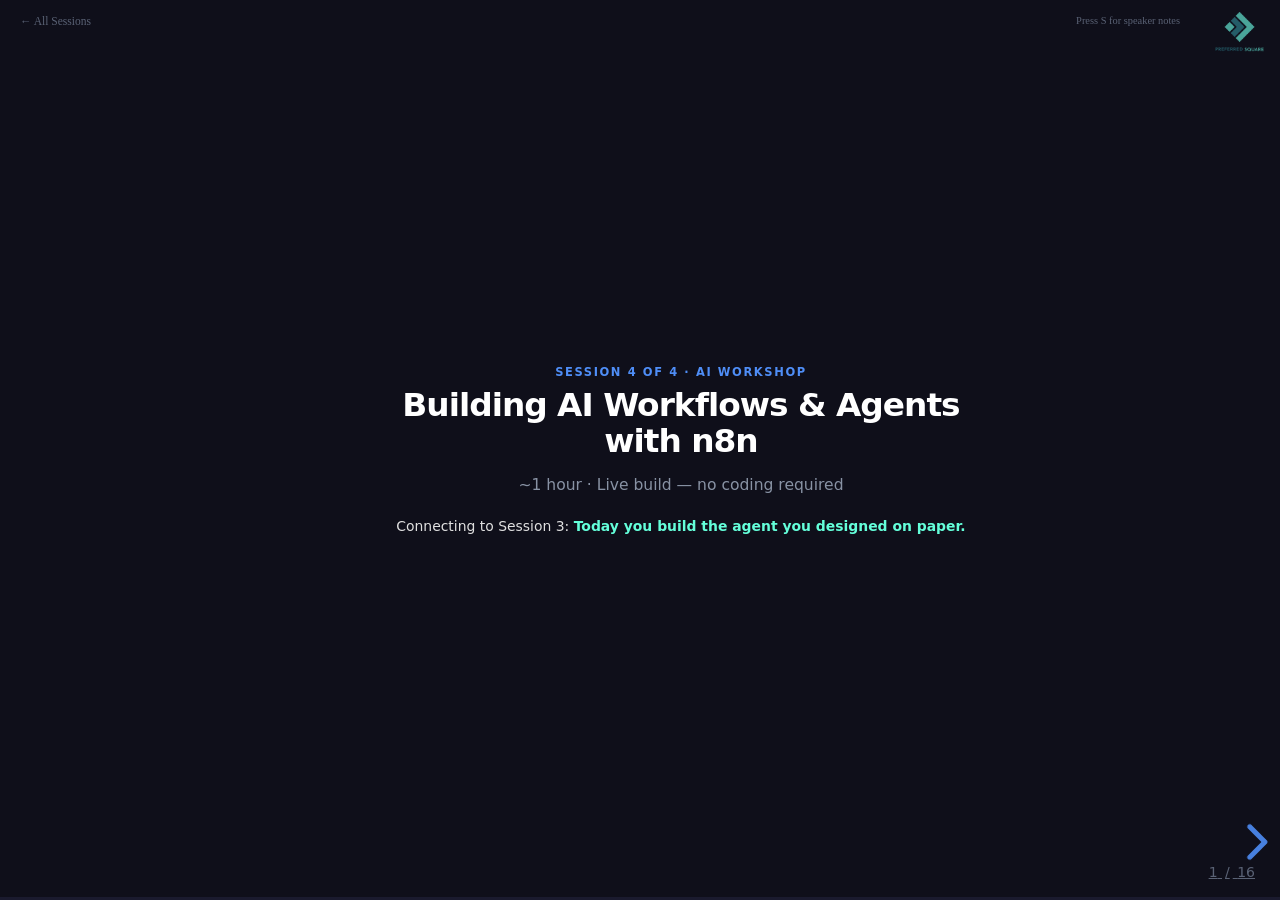
<file: session-4/index.html>
<!DOCTYPE html>
<html lang="en">
<head>
  <meta charset="UTF-8" />
  <meta name="viewport" content="width=device-width, initial-scale=1.0" />
  <title>Session 4 — Building AI Workflows &amp; Agents with n8n | AI Workshop</title>

  <!-- Reveal.js -->
  <link rel="stylesheet" href="../assets/reveal/dist/reset.css" />
  <link rel="stylesheet" href="../assets/reveal/dist/reveal.css" />

  <!-- Custom theme & demo styles -->
  <link rel="stylesheet" href="../assets/css/theme.css" />
  <link rel="stylesheet" href="../assets/css/demos.css" />

  <style>
    /* ── Session 4 specific styles ── */

    /* Title slide */
    .title-slide { text-align: center; }
    .session-label {
      font-size: 0.7em; font-weight: 600; letter-spacing: 0.14em;
      text-transform: uppercase; color: var(--accent-blue); margin-bottom: 0.8em;
    }
    .title-slide h1 {
      font-size: 2em; font-weight: 800; line-height: 1.1;
      letter-spacing: -0.03em; color: #fff; margin-bottom: 0.4em;
    }
    .subtitle { font-size: 0.85em; color: var(--text-muted); margin-bottom: 1.2em; }
    .title-opener { display: inline-block; font-size: 0.85em; color: var(--text-primary); }
    .title-opener strong { color: var(--accent-teal); }

    /* Agenda */
    .agenda-item {
      display: flex; align-items: flex-start; gap: 1em;
      padding: 0.7em 0; border-bottom: 1px solid var(--border);
    }
    .agenda-item:last-child { border-bottom: none; }
    .agenda-num {
      font-size: 1.4em; font-weight: 800; color: var(--accent-blue);
      opacity: 0.5; min-width: 1.5em; line-height: 1;
    }
    .agenda-text { font-size: 0.88em; color: var(--text-primary); line-height: 1.5; }
    .agenda-text strong { color: var(--accent-teal); font-weight: 600; }

    /* Data table (reusable comparison / tool tables) */
    .data-table {
      width: 100%; border-collapse: collapse; font-size: 0.78em; text-align: left;
    }
    .data-table th {
      background: rgba(79,142,247,0.12); color: var(--accent-blue);
      font-size: 0.72em; font-weight: 700; letter-spacing: 0.08em;
      text-transform: uppercase; padding: 0.55em 0.8em;
      border-bottom: 1px solid var(--border);
    }
    .data-table td {
      padding: 0.5em 0.8em; color: var(--text-primary);
      border-bottom: 1px solid rgba(79,142,247,0.07); vertical-align: top;
    }
    .data-table tr:last-child td { border-bottom: none; }
    .data-table tr:nth-child(even) td { background: rgba(255,255,255,0.02); }
    .data-table td:first-child { color: var(--accent-teal); font-weight: 700; }
    .data-table .dim { font-size: 0.9em; color: var(--text-muted); }

    /* n8n interface — 3 panels */
    .interface-grid {
      display: grid; grid-template-columns: repeat(3, 1fr); gap: 12px; margin-top: 1em;
    }
    .interface-grid > * { min-width: 0; }
    .iface-card {
      background: var(--bg-card); border: 1px solid var(--border);
      border-radius: var(--radius); padding: 1em 1.1em;
    }
    .iface-num {
      font-size: 2em; font-weight: 800; color: var(--accent-blue);
      opacity: 0.25; line-height: 1; margin-bottom: 0.2em;
    }
    .iface-title { font-size: 0.88em; font-weight: 700; color: #fff; margin-bottom: 0.4em; }
    .iface-card p { font-size: 0.76em; color: var(--text-muted); line-height: 1.6; margin-bottom: 0.3em; }
    .iface-card p:last-child { margin-bottom: 0; }

    /* Workflow anatomy */
    .workflow-example-block {
      background: var(--bg-card); border: 1px solid var(--border);
      border-radius: var(--radius); padding: 1em 1.2em; margin-top: 0.8em;
    }
    .node-chain {
      display: flex; align-items: center; gap: 0; flex-wrap: wrap;
      margin: 0.8em 0;
    }
    .node-box {
      background: rgba(79,142,247,0.12); border: 1px solid rgba(79,142,247,0.3);
      border-radius: 6px; padding: 0.4em 0.9em; font-size: 0.75em;
      color: var(--accent-blue); font-weight: 600; white-space: nowrap;
    }
    .node-arrow {
      font-size: 0.8em; color: var(--text-dim); margin: 0 6px;
    }
    .node-label {
      font-size: 0.65em; color: var(--text-dim); text-align: center;
      margin-top: 0.2em; display: block;
    }
    .node-col { display: flex; flex-direction: column; align-items: center; }
    .workflow-note { font-size: 0.78em; color: var(--text-muted); line-height: 1.6; }
    .workflow-principle {
      margin-top: 0.6em; padding: 0.6em 0.9em;
      background: rgba(100,255,218,0.06); border-left: 3px solid var(--accent-teal);
      border-radius: 0 var(--radius) var(--radius) 0; font-size: 0.78em; color: var(--text-primary);
    }

    /* LLM connect steps */
    .steps-list { list-style: none; padding: 0; margin: 0; }
    .steps-list li {
      display: flex; gap: 0.8em; align-items: flex-start;
      padding: 0.45em 0; border-bottom: 1px solid rgba(255,255,255,0.04);
      font-size: 0.8em; color: var(--text-muted);
    }
    .steps-list li:last-child { border-bottom: none; }
    .step-num {
      min-width: 1.6em; height: 1.6em; border-radius: 50%;
      background: rgba(79,142,247,0.18); color: var(--accent-blue);
      font-size: 0.82em; font-weight: 700; display: flex;
      align-items: center; justify-content: center; flex-shrink: 0;
    }
    .steps-list li strong { color: var(--text-primary); }

    /* LLM vs Agent comparison */
    .compare-grid {
      display: grid; grid-template-columns: 1fr 1fr; gap: 14px; margin-top: 0.8em;
    }
    .compare-grid > * { min-width: 0; }
    .compare-card {
      background: var(--bg-card); border-radius: var(--radius); padding: 1em 1.1em;
    }
    .compare-card.llm-card { border-top: 3px solid rgba(248,113,113,0.6); }
    .compare-card.agent-card { border-top: 3px solid var(--accent-teal); }
    .compare-label {
      font-size: 0.68em; font-weight: 700; letter-spacing: 0.1em;
      text-transform: uppercase; margin-bottom: 0.5em;
    }
    .compare-card.llm-card .compare-label { color: #f87171; }
    .compare-card.agent-card .compare-label { color: var(--accent-teal); }
    .compare-card ul { list-style: none; padding: 0; margin: 0; }
    .compare-card li {
      font-size: 0.78em; color: var(--text-muted);
      padding: 0.25em 0; border-bottom: 1px solid rgba(255,255,255,0.04);
    }
    .compare-card li:last-child { border-bottom: none; }
    .compare-card li strong { color: var(--text-primary); }

    /* Agent loop */
    .agent-loop-box {
      font-family: var(--font-mono); font-size: 0.72em; color: var(--accent-teal);
      background: rgba(100,255,218,0.05); border: 1px solid rgba(100,255,218,0.15);
      border-radius: var(--radius); padding: 0.8em 1.1em;
      white-space: pre; line-height: 1.7;
    }

    /* Tools table — alternate accent */
    .tools-table {
      width: 100%; border-collapse: collapse; font-size: 0.78em; text-align: left;
    }
    .tools-table th {
      background: rgba(100,255,218,0.1); color: var(--accent-teal);
      font-size: 0.7em; font-weight: 700; letter-spacing: 0.08em;
      text-transform: uppercase; padding: 0.5em 0.8em;
      border-bottom: 1px solid rgba(100,255,218,0.2);
    }
    .tools-table td {
      padding: 0.5em 0.8em; color: var(--text-primary);
      border-bottom: 1px solid rgba(255,255,255,0.04); vertical-align: top;
    }
    .tools-table tr:last-child td { border-bottom: none; }
    .tools-table tr:nth-child(even) td { background: rgba(255,255,255,0.02); }
    .tools-table td:first-child { color: var(--accent-blue); font-weight: 700; }
    .tools-table .dim { font-size: 0.9em; color: var(--text-muted); }

    /* Memory split */
    .memory-split { display: grid; grid-template-columns: 1fr 1fr; gap: 14px; }
    .memory-split > * { min-width: 0; }
    .memory-card {
      background: var(--bg-card); border: 1px solid var(--border);
      border-radius: var(--radius); padding: 1em 1.2em;
    }
    .memory-card.short { border-top: 3px solid var(--accent-gold); }
    .memory-card.long  { border-top: 3px solid var(--accent-teal); }
    .memory-card h4 { font-size: 0.82em; margin-bottom: 0.5em; }
    .memory-card.short h4 { color: var(--accent-gold); }
    .memory-card.long  h4 { color: var(--accent-teal); }
    .memory-card ul { list-style: none; padding: 0; margin: 0; }
    .memory-card li { font-size: 0.78em; color: var(--text-muted); padding: 0.25em 0; }
    .memory-card li::before { content: "• "; color: var(--text-dim); }

    /* Governance grid */
    .governance-grid {
      display: grid; grid-template-columns: 1fr 1fr; gap: 10px; margin-top: 0.8em;
    }
    .governance-grid > * { min-width: 0; }
    .gov-card {
      background: var(--bg-card); border: 1px solid var(--border);
      border-radius: var(--radius); padding: 0.9em 1.1em;
    }
    .gov-card h4 {
      font-size: 0.75em; font-weight: 700; text-transform: uppercase;
      letter-spacing: 0.08em; color: var(--accent-gold); margin-bottom: 0.5em;
      display: flex; align-items: center; gap: 0.5em;
    }
    .gov-card ul { list-style: none; padding: 0; margin: 0; }
    .gov-card li { font-size: 0.75em; color: var(--text-muted); padding: 0.18em 0; line-height: 1.5; }
    .gov-card li::before { content: "→ "; color: var(--text-dim); }

    /* Takeaways */
    .takeaway-grid { display: grid; grid-template-columns: 1fr 1fr; gap: 0.8em; }
    .takeaway-item {
      background: var(--bg-card); border: 1px solid var(--border);
      border-radius: var(--radius); padding: 0.9em 1em; text-align: left;
    }
    .takeaway-num {
      font-size: 1.5em; font-weight: 800; color: var(--accent-blue);
      opacity: 0.3; line-height: 1; margin-bottom: 0.3em;
    }
    .takeaway-text { font-size: 0.78em; color: var(--text-primary); line-height: 1.5; }
    .takeaway-text strong { color: var(--accent-teal); }

    /* Course complete */
    .complete-table {
      width: 100%; border-collapse: collapse; font-size: 0.8em; margin-top: 0.8em;
    }
    .complete-table th {
      background: rgba(79,142,247,0.1); color: var(--accent-blue);
      font-size: 0.7em; font-weight: 700; letter-spacing: 0.08em;
      text-transform: uppercase; padding: 0.5em 0.9em;
      border-bottom: 1px solid var(--border); text-align: left;
    }
    .complete-table td {
      padding: 0.55em 0.9em; color: var(--text-primary);
      border-bottom: 1px solid rgba(255,255,255,0.04); vertical-align: top;
    }
    .complete-table tr:last-child td { border-bottom: none; }
    .complete-table td:first-child { color: var(--accent-blue); font-weight: 700; white-space: nowrap; }
    .complete-closing {
      margin-top: 1em; padding: 0.8em 1.1em;
      background: linear-gradient(135deg, rgba(100,255,218,0.07), rgba(79,142,247,0.07));
      border: 1px solid var(--border-bright); border-radius: var(--radius);
      font-size: 0.82em; color: var(--text-primary); line-height: 1.6;
    }

    /* Next steps */
    .next-steps { list-style: none; padding: 0; margin: 1em 0 0; }
    .next-steps li {
      display: flex; gap: 0.9em; align-items: flex-start;
      padding: 0.55em 0; border-bottom: 1px solid rgba(255,255,255,0.04);
      font-size: 0.8em; color: var(--text-muted); line-height: 1.5;
    }
    .next-steps li:last-child { border-bottom: none; }
    .next-step-num {
      font-size: 0.78em; font-weight: 700; color: var(--accent-teal);
      min-width: 1.8em; flex-shrink: 0;
    }
    .next-steps li strong { color: var(--text-primary); }

    /* Activity section */
    .activity-section {
      background: linear-gradient(135deg, rgba(100,255,218,0.05), rgba(79,142,247,0.05));
      border: 1px solid var(--border-bright);
      border-radius: var(--radius-lg); padding: 1.2em 1.6em; text-align: left;
    }

    /* Fixed UI */
    .nav-hint {
      position: fixed; bottom: 16px; left: 50%; transform: translateX(-50%);
      font-size: 0.65em; color: var(--text-dim); pointer-events: none; z-index: 100;
    }
    .home-link {
      position: fixed; top: 16px; left: 20px; font-size: 0.72em; color: var(--text-dim);
      text-decoration: none; display: flex; align-items: center; gap: 5px;
      z-index: 100; transition: color 0.2s;
    }
    .home-link:hover { color: var(--accent-blue); }
    .notes-hint {
      position: fixed; top: 16px; right: 100px;
      font-size: 0.65em; color: var(--text-dim); z-index: 100;
    }
    .reveal .navigate-down { color: var(--accent-teal); }
  </style>
</head>
<body>

  <img src="../assets/images/02.%20PS%20Logo_Vertical.png" alt="Preferred Square" style="position:fixed; top:12px; right:16px; height:40px; z-index:100; opacity:0.85;" />
  <a href="../index.html" class="home-link" target="_blank">← All Sessions</a>
  <div class="notes-hint">Press S for speaker notes</div>

  <div class="reveal">
    <div class="slides">

      <!-- ══════════════════════════════════════════════
           H1: TITLE SLIDE
      ══════════════════════════════════════════════ -->
      <section>
        <div class="title-slide">
          <div class="session-label">Session 4 of 4 · AI Workshop</div>
          <h1>Building AI Workflows &amp; Agents<br/>with n8n</h1>
          <p class="subtitle">~1 hour · Live build — no coding required</p>
          <div class="title-opener">
            Connecting to Session 3: <strong>Today you build the agent you designed on paper.</strong>
          </div>
        </div>
        <aside class="notes">
          Open by connecting to Session 3: "Last session you designed an agent on paper — wrote the job description. Today you're going to build it. No coding required." Set the expectation: by the end of this session, they will have seen a working AI agent built live from scratch, and they'll understand how to do it themselves.
        </aside>
      </section>

      <!-- ══════════════════════════════════════════════
           H2: AGENDA
      ══════════════════════════════════════════════ -->
      <section>
        <h2>What We'll Cover Today</h2>
        <div style="margin-top: 1.2em;">
          <div class="agenda-item">
            <div class="agenda-num">01</div>
            <div class="agenda-text"><strong>What n8n is</strong> and how it works</div>
          </div>
          <div class="agenda-item">
            <div class="agenda-num">02</div>
            <div class="agenda-text"><strong>Building your first workflow</strong> — trigger → action → output</div>
          </div>
          <div class="agenda-item">
            <div class="agenda-num">03</div>
            <div class="agenda-text"><strong>Connecting an LLM</strong> to a workflow</div>
          </div>
          <div class="agenda-item">
            <div class="agenda-num">04</div>
            <div class="agenda-text"><strong>Live build</strong> — a real AI workflow for everyday work</div>
          </div>
          <div class="agenda-item">
            <div class="agenda-num">05</div>
            <div class="agenda-text"><strong>Live build</strong> — a full AI agent with tools and memory</div>
          </div>
          <div class="agenda-item">
            <div class="agenda-num">06</div>
            <div class="agenda-text"><strong>Responsible use</strong> of AI tools</div>
          </div>
        </div>
        <aside class="notes">
          This is the most hands-on session of the four. Keep energy high, keep explanations tight, and spend as much time as possible in the live build. The concepts are simple — the power is in seeing them work.
        </aside>
      </section>

      <!-- ══════════════════════════════════════════════
           H3: WHAT IS n8n?
      ══════════════════════════════════════════════ -->
      <section>
        <h2>What is n8n?</h2>
        <p style="font-size:0.82em; color:var(--text-muted); margin: 0.5em 0 1em;">Visual, no-code workflow automation — with AI built in</p>

        <table class="data-table">
          <thead>
            <tr><th>Tool</th><th>What it does</th><th>AI capability</th></tr>
          </thead>
          <tbody>
            <tr>
              <td><strong style="color:#fff;">n8n</strong></td>
              <td>Full workflow automation</td>
              <td>Native LLM + Agent nodes</td>
            </tr>
            <tr>
              <td class="dim">Zapier</td>
              <td class="dim">Simple app-to-app automation</td>
              <td class="dim">Basic AI steps</td>
            </tr>
            <tr>
              <td class="dim">Power Automate</td>
              <td class="dim">Microsoft ecosystem automation</td>
              <td class="dim">Copilot integration</td>
            </tr>
            <tr>
              <td class="dim">Make</td>
              <td class="dim">Visual automation</td>
              <td class="dim">Some AI modules</td>
            </tr>
          </tbody>
        </table>

        <div style="margin-top:1em; display:flex; gap:8px; flex-wrap:wrap;">
          <div style="background:rgba(79,142,247,0.1); border:1px solid rgba(79,142,247,0.2); border-radius:var(--radius); padding:0.5em 0.9em; font-size:0.75em; color:var(--text-muted); flex:1; min-width:0;">
            <span style="color:var(--accent-blue); font-weight:700; display:block; margin-bottom:0.2em;">Open source</span>
            Self-hosted or cloud — you control your data
          </div>
          <div style="background:rgba(79,142,247,0.1); border:1px solid rgba(79,142,247,0.2); border-radius:var(--radius); padding:0.5em 0.9em; font-size:0.75em; color:var(--text-muted); flex:1; min-width:0;">
            <span style="color:var(--accent-blue); font-weight:700; display:block; margin-bottom:0.2em;">Any LLM</span>
            OpenAI, Claude, Azure, local models
          </div>
          <div style="background:rgba(79,142,247,0.1); border:1px solid rgba(79,142,247,0.2); border-radius:var(--radius); padding:0.5em 0.9em; font-size:0.75em; color:var(--text-muted); flex:1; min-width:0;">
            <span style="color:var(--accent-blue); font-weight:700; display:block; margin-bottom:0.2em;">400+ integrations</span>
            Gmail, Slack, Sheets, databases, APIs
          </div>
        </div>
        <aside class="notes">
          Don't get bogged down in comparisons. The key message is: n8n is purpose-built for the kind of AI automation we've been discussing — it has the agent concepts from Session 3 built directly into its interface. If participants already use Power Automate, position n8n as the more AI-capable complement, not a replacement.
        </aside>
      </section>

      <!-- ══════════════════════════════════════════════
           H4: THE n8n INTERFACE
           V1: Data flow expression detail
      ══════════════════════════════════════════════ -->
      <section>
        <section>
          <h2>The n8n Interface</h2>
          <p style="font-size:0.8em; color:var(--text-muted); margin: 0.4em 0 0.9em;">Three things to know before you build</p>

          <div class="interface-grid">
            <div class="iface-card">
              <div class="iface-num">1</div>
              <div class="iface-title">The Canvas</div>
              <p>Infinite whiteboard — place and connect nodes</p>
              <p>Left-to-right flow: data moves from node to node</p>
              <p>Each connection passes data to the next step</p>
            </div>
            <div class="iface-card">
              <div class="iface-num">2</div>
              <div class="iface-title">Nodes</div>
              <p>Every action is a node: Trigger, Action, or Logic</p>
              <p>400+ built-in integrations: Gmail, Slack, Sheets, HTTP, databases</p>
              <p>LLM nodes + Agent nodes built in</p>
            </div>
            <div class="iface-card">
              <div class="iface-num">3</div>
              <div class="iface-title">Data Flow</div>
              <p>Each node receives data from the previous node</p>
              <p>Reference any field with expressions</p>
              <p style="font-family:var(--font-mono); font-size:0.85em; color:var(--accent-teal); background:rgba(100,255,218,0.07); border-radius:4px; padding:0.3em 0.5em; margin-top:0.4em;">
                &#123;&#123; $json["field"] &#125;&#125;
              </p>
            </div>
          </div>

          <div style="margin-top:0.7em; text-align:center; font-size:0.72em; color:var(--text-dim);">
            ↓ See data flow expressions in detail
          </div>
          <aside class="notes">
            Keep this brief — 3-4 minutes max. The canvas makes sense once you see it live. The goal of this slide is just to prime them with vocabulary (node, canvas, trigger, data flow) so the live demo is easier to follow.
          </aside>
        </section>

        <!-- V1: Data flow detail -->
        <section>
          <h2>Data Flow: Passing Data Between Nodes</h2>
          <p style="font-size:0.8em; color:var(--text-muted); margin: 0.4em 0 0.9em;">How nodes talk to each other</p>

          <div style="background:var(--bg-card); border:1px solid var(--border); border-radius:var(--radius); padding:1em 1.2em; margin-bottom:0.8em;">
            <div style="font-size:0.78em; color:var(--text-muted); margin-bottom:0.6em;">Each node outputs JSON data that the next node can read:</div>
            <div style="font-family:var(--font-mono); font-size:0.75em; color:var(--accent-teal); line-height:1.8;">
              <div style="color:var(--text-dim);">// Previous node output</div>
              <div>&#123; "email_body": "Hi, we need a new dashboard...", "sender": "alice@co.com" &#125;</div>
              <br/>
              <div style="color:var(--text-dim);">// In the LLM node system prompt, reference it:</div>
              <div>Process this email: <span style="color:#ffd166;">&#123;&#123; $json["email_body"] &#125;&#125;</span></div>
              <br/>
              <div style="color:var(--text-dim);">// To reference any previous node by name:</div>
              <div><span style="color:#ffd166;">&#123;&#123; $node["Gmail"].json["subject"] &#125;&#125;</span></div>
            </div>
          </div>

          <div style="background:rgba(79,142,247,0.07); border-left:3px solid var(--accent-blue); border-radius:0 var(--radius) var(--radius) 0; padding:0.6em 0.9em; font-size:0.78em; color:var(--text-primary);">
            <strong>You don't need to memorise this.</strong> n8n has a point-and-click expression editor — hover over any field and it shows you the available data from previous nodes.
          </div>
          <aside class="notes">
            The expression syntax looks technical but you never have to type it manually — the expression editor surfaces all available fields and you just click to insert. Show this in the live demo to demystify it.
          </aside>
        </section>
      </section>

      <!-- ══════════════════════════════════════════════
           H5: ANATOMY OF A WORKFLOW
      ══════════════════════════════════════════════ -->
      <section>
        <h2>Anatomy of a Workflow</h2>
        <p style="font-size:0.8em; color:var(--text-muted); margin: 0.3em 0 0.7em;">Every workflow follows the same pattern</p>

        <div style="background:var(--bg-card); border:1px solid var(--border); border-radius:var(--radius); padding:0.8em 1em; margin-bottom:0.8em;">
          <div style="font-size:0.72em; color:var(--text-dim); margin-bottom:0.5em; font-weight:600; letter-spacing:0.08em; text-transform:uppercase;">Basic structure</div>
          <div class="node-chain">
            <div class="node-col"><div class="node-box">Trigger</div><span class="node-label">starts it</span></div>
            <div class="node-arrow">→</div>
            <div class="node-col"><div class="node-box">Step 1</div><span class="node-label">get data</span></div>
            <div class="node-arrow">→</div>
            <div class="node-col"><div class="node-box">Step 2</div><span class="node-label">process</span></div>
            <div class="node-arrow">→</div>
            <div class="node-col"><div class="node-box">Output</div><span class="node-label">deliver</span></div>
          </div>
        </div>

        <div class="workflow-example-block">
          <div style="font-size:0.72em; color:var(--text-dim); margin-bottom:0.6em; font-weight:600; letter-spacing:0.08em; text-transform:uppercase;">Real example — daily email digest</div>
          <div class="node-chain">
            <div class="node-col">
              <div class="node-box" style="border-color:rgba(255,209,102,0.4); color:var(--accent-gold); background:rgba(255,209,102,0.08);">Schedule 8am</div>
              <span class="node-label">daily trigger</span>
            </div>
            <div class="node-arrow">→</div>
            <div class="node-col">
              <div class="node-box">Read Gmail</div>
              <span class="node-label">unread, last 24h</span>
            </div>
            <div class="node-arrow">→</div>
            <div class="node-col">
              <div class="node-box" style="border-color:rgba(100,255,218,0.4); color:var(--accent-teal); background:rgba(100,255,218,0.07);">LLM Node</div>
              <span class="node-label">summarise + actions</span>
            </div>
            <div class="node-arrow">→</div>
            <div class="node-col">
              <div class="node-box">Slack</div>
              <span class="node-label">#daily-digest</span>
            </div>
          </div>
          <p class="workflow-note" style="margin-top:0.6em;">This workflow would take a developer hours to code. In n8n: 4 nodes, ~15 minutes.</p>
        </div>

        <div class="workflow-principle">
          <strong>Key principle:</strong> Keep each node focused on one task. Short chains of focused nodes are easier to debug and maintain.
        </div>
        <aside class="notes">
          Walk through this example slowly. Point out that this workflow would take a developer hours to code from scratch — in n8n it's 4 nodes and about 15 minutes. That's the power of the platform.
        </aside>
      </section>

      <!-- ══════════════════════════════════════════════
           H6: CONNECTING AN LLM TO A WORKFLOW
      ══════════════════════════════════════════════ -->
      <section>
        <h2>Connecting an LLM to a Workflow</h2>
        <p style="font-size:0.8em; color:var(--text-muted); margin: 0.3em 0 0.7em;">The LLM node is where intelligence enters your workflow</p>

        <div style="display:grid; grid-template-columns:1fr 1fr; gap:16px;">
          <div>
            <div style="font-size:0.7em; font-weight:700; letter-spacing:0.08em; text-transform:uppercase; color:var(--text-dim); margin-bottom:0.5em;">How it works</div>
            <ol class="steps-list">
              <li><div class="step-num">1</div><div>Previous node produces data <strong>(email, document, form)</strong></div></li>
              <li><div class="step-num">2</div><div>LLM node receives that data + <strong>your system prompt</strong></div></li>
              <li><div class="step-num">3</div><div>LLM processes it and <strong>returns a result</strong></div></li>
              <li><div class="step-num">4</div><div>Next node uses that result</div></li>
            </ol>
            <div style="margin-top:0.8em;">
              <div style="font-size:0.7em; font-weight:700; letter-spacing:0.08em; text-transform:uppercase; color:var(--text-dim); margin-bottom:0.4em;">Setup steps</div>
              <ul class="steps-list">
                <li><div class="step-num">→</div><div>Choose model: <strong>OpenAI, Claude, Azure</strong></div></li>
                <li><div class="step-num">→</div><div>Add API key (done once in credentials)</div></li>
                <li><div class="step-num">→</div><div>Write system prompt</div></li>
                <li><div class="step-num">→</div><div>Map input from previous node</div></li>
              </ul>
            </div>
          </div>
          <div>
            <div style="font-size:0.7em; font-weight:700; letter-spacing:0.08em; text-transform:uppercase; color:var(--text-dim); margin-bottom:0.5em;">Example system prompt inside n8n</div>
            <div style="font-family:var(--font-mono); font-size:0.68em; background:rgba(79,142,247,0.07); border:1px solid rgba(79,142,247,0.2); border-radius:var(--radius); padding:0.8em; line-height:1.7; color:var(--text-primary); white-space:pre-wrap;">You are a professional assistant processing incoming project requests.

Read the following input and extract:
- Project name
- Requestor
- Objective
- Deadline
- Any missing info (open questions)

Return as structured JSON.

Input: <span style="color:var(--accent-gold);">&#123;&#123; $json["email_body"] &#125;&#125;</span></div>
          </div>
        </div>
        <aside class="notes">
          This is the direct connection to Session 2 — every prompt engineering skill they learned applies here. The only difference is the input comes from another node instead of being typed manually. Point out the expression — it's how n8n passes data between nodes.
        </aside>
      </section>

      <!-- ══════════════════════════════════════════════
           H7: THE AI AGENT NODE
      ══════════════════════════════════════════════ -->
      <section>
        <h2>The AI Agent Node</h2>
        <p style="font-size:0.8em; color:var(--text-muted); margin: 0.3em 0 0.7em;">From LLM call to autonomous agent — one node</p>

        <div class="compare-grid" style="margin-bottom:0.9em;">
          <div class="compare-card llm-card">
            <div class="compare-label">LLM Node</div>
            <ul>
              <li>Single call — <strong>one input, one output</strong></li>
              <li>No tools</li>
              <li>No memory</li>
              <li><strong>You</strong> decide the steps</li>
            </ul>
          </div>
          <div class="compare-card agent-card">
            <div class="compare-label">Agent Node</div>
            <ul>
              <li>Multi-step — <strong>reasons, acts, checks, repeats</strong></li>
              <li>Can use tools (search, files, email)</li>
              <li>Can connect to memory store</li>
              <li><strong>Agent</strong> decides its own steps</li>
            </ul>
          </div>
        </div>

        <div style="display:grid; grid-template-columns:1fr 1fr; gap:12px;">
          <div>
            <div style="font-size:0.7em; font-weight:700; letter-spacing:0.08em; text-transform:uppercase; color:var(--text-dim); margin-bottom:0.4em;">Configure the Agent node</div>
            <ol class="steps-list">
              <li><div class="step-num">1</div><div><strong>System prompt</strong> — Role + Goal + Constraints + Output</div></li>
              <li><div class="step-num">2</div><div><strong>Tools</strong> — which nodes the agent can trigger</div></li>
              <li><div class="step-num">3</div><div><strong>Memory</strong> — optional memory store</div></li>
              <li><div class="step-num">4</div><div><strong>Model</strong> — which LLM it uses</div></li>
            </ol>
          </div>
          <div>
            <div style="font-size:0.7em; font-weight:700; letter-spacing:0.08em; text-transform:uppercase; color:var(--text-dim); margin-bottom:0.4em;">The agent loop</div>
            <div class="agent-loop-box">Receive goal
→ Reason: "What do I need first?"
→ Act: use a tool
→ Observe: what did it return?
→ Reason again: "What next?"
→ Repeat until goal is complete
→ Return final output</div>
          </div>
        </div>
        <aside class="notes">
          This is the Session 3 content made real — the 5 components (Signal, Input, Reasoning, Actions, Memory) are literally the configuration options in this single node. Point that out explicitly. It's a satisfying moment of "it all connects."
        </aside>
      </section>

      <!-- ══════════════════════════════════════════════
           H8: TOOLS IN n8n
      ══════════════════════════════════════════════ -->
      <section>
        <h2>Tools You Can Give an Agent in n8n</h2>
        <p style="font-size:0.8em; color:var(--text-muted); margin: 0.3em 0 0.8em;">Tools are what give the agent real-world reach</p>

        <table class="tools-table">
          <thead>
            <tr><th>Tool</th><th>What the agent can do</th></tr>
          </thead>
          <tbody>
            <tr><td>Web search <span class="dim">(SerpAPI, Tavily)</span></td><td>Search the internet for live information</td></tr>
            <tr><td>Calculator</td><td>Perform accurate arithmetic</td></tr>
            <tr><td>HTTP Request</td><td>Call any external API</td></tr>
            <tr><td>Read / Write File</td><td>Access documents and spreadsheets</td></tr>
            <tr><td>Gmail / Outlook</td><td>Read and send emails</td></tr>
            <tr><td>Google Sheets</td><td>Read and update spreadsheet data</td></tr>
            <tr><td>Notion / Airtable</td><td>Read and write to databases</td></tr>
            <tr><td>Custom workflow as tool</td><td>Any n8n workflow can become a tool</td></tr>
          </tbody>
        </table>

        <div style="margin-top:0.8em; background:rgba(100,255,218,0.06); border-left:3px solid var(--accent-teal); border-radius:0 var(--radius) var(--radius) 0; padding:0.55em 0.9em; font-size:0.78em; color:var(--text-primary);">
          <strong>Key insight:</strong> Any existing workflow can become an agent tool. As you build more workflows, each one becomes a building block the agent can use — your automation library compounds.
        </div>
        <aside class="notes">
          The "custom workflow as tool" capability is particularly powerful and worth emphasising. It means as they build more workflows over time, each one becomes a building block the agent can use. Their automation library compounds.
        </aside>
      </section>

      <!-- ══════════════════════════════════════════════
           H9: MEMORY IN n8n AGENTS
      ══════════════════════════════════════════════ -->
      <section>
        <h2>Memory in n8n Agents</h2>
        <p style="font-size:0.8em; color:var(--text-muted); margin: 0.3em 0 0.8em;">Making your agent remember</p>

        <div class="memory-split" style="margin-bottom:0.9em;">
          <div class="memory-card short">
            <h4>Window Buffer Memory <span style="font-size:0.8em; opacity:0.7;">(short-term)</span></h4>
            <ul>
              <li>Keeps the last N messages in context</li>
              <li>Good for conversational agents</li>
              <li>Built into the Agent node — just enable it</li>
              <li>Lost when the session ends</li>
            </ul>
          </div>
          <div class="memory-card long">
            <h4>External Memory Store <span style="font-size:0.8em; opacity:0.7;">(long-term)</span></h4>
            <ul>
              <li>Stored in a database (Postgres, Redis, Pinecone)</li>
              <li>Agent retrieves relevant memories by topic</li>
              <li>Survives across sessions</li>
              <li>Remembers preferences, facts, history</li>
            </ul>
          </div>
        </div>

        <div style="background:var(--bg-card); border:1px solid var(--border); border-radius:var(--radius); padding:0.8em 1em;">
          <div style="font-size:0.7em; font-weight:700; letter-spacing:0.08em; text-transform:uppercase; color:var(--text-dim); margin-bottom:0.4em;">Practical example</div>
          <div style="font-family:var(--font-mono); font-size:0.72em; color:var(--text-muted); line-height:1.7;">
            <span style="color:var(--accent-gold);">Monday:</span> "Whenever I ask for a project summary, always include the RAG status."<br/>
            <span style="color:var(--text-dim);">→ Agent stores this preference</span><br/>
            <span style="color:var(--accent-gold);">Thursday:</span> User asks for a project summary<br/>
            <span style="color:var(--text-dim);">→ Agent retrieves preference → automatically includes RAG status</span>
          </div>
        </div>
        <aside class="notes">
          Memory is what turns a one-off tool into a genuine assistant. For the live build today, we'll use window buffer memory (simpler). Long-term memory is the next step once participants are comfortable with basic agent building.
        </aside>
      </section>

      <!-- ══════════════════════════════════════════════
           H10: GOVERNANCE & RESPONSIBLE USE
      ══════════════════════════════════════════════ -->
      <section>
        <h2>Governance &amp; Responsible Use</h2>
        <p style="font-size:0.8em; color:var(--text-muted); margin: 0.3em 0 0.7em;">Using AI tools responsibly in a professional setting</p>

        <div class="governance-grid">
          <div class="gov-card">
            <h4>🔒 Data Privacy</h4>
            <ul>
              <li>Know where your data goes when you call an LLM API</li>
              <li>Enterprise agreements include data privacy protections — consumer versions may not</li>
              <li>Never send PII or confidential data to a consumer tool without checking your org's policy</li>
            </ul>
          </div>
          <div class="gov-card">
            <h4>👁 Human Oversight</h4>
            <ul>
              <li>Keep humans in the loop for outputs sent externally</li>
              <li>Use "draft and approve" patterns — agent drafts, human approves</li>
              <li>Automate low-risk steps; keep judgment on high-stakes ones</li>
            </ul>
          </div>
          <div class="gov-card">
            <h4>📋 Auditability</h4>
            <ul>
              <li>n8n logs every execution — who triggered it, what was processed</li>
              <li>For regulated workflows, ensure logs are retained</li>
              <li>Name workflows and nodes clearly so others can understand them</li>
            </ul>
          </div>
          <div class="gov-card">
            <h4>🚀 Start Small</h4>
            <ul>
              <li>Build simple, single-purpose workflows first</li>
              <li>Test thoroughly before connecting to live systems</li>
              <li>Add complexity gradually — don't build a 20-step agent on day one</li>
            </ul>
          </div>
        </div>
        <aside class="notes">
          Don't make this slide feel like a legal disclaimer. Frame it as good engineering practice — the same way you'd test a formula in Excel before using it in a board report. The goal is confident, responsible use — not fear.
        </aside>
      </section>

      <!-- ══════════════════════════════════════════════
           H11: DEMO 1 — SIMPLE AI WORKFLOW
      ══════════════════════════════════════════════ -->
      <section class="scrollable">
        <div class="demo-slide">
          <div class="demo-header">
            <div class="demo-tag">Live Build 1 of 2</div>
            <h2>A Simple AI Workflow</h2>
            <p class="demo-scenario">
              <strong>Scenario:</strong> Take a project brief (manually entered), send it to an LLM, and return a structured summary with action items.
            </p>
          </div>

          <div class="demo-columns">
            <div>
              <div class="demo-step-label">Workflow Structure</div>
              <div style="font-family:var(--font-mono); font-size:0.72em; background:rgba(79,142,247,0.07); border:1px solid rgba(79,142,247,0.18); border-radius:var(--radius); padding:0.8em 1em; line-height:1.8; color:var(--text-muted);">
                <span style="color:var(--accent-gold);">[1] Manual Trigger</span>  →  field: "brief" (text)
                <br/><span style="color:var(--text-dim);">↓</span>
                <br/><span style="color:var(--accent-teal);">[2] LLM Node</span>  →  model: Claude / GPT-4o
                <br/><span style="color:var(--text-dim);">↓</span>
                <br/><span style="color:var(--accent-blue);">[3] Set Node</span>  →  extract → structured_summary
              </div>

              <div style="margin-top:0.8em;">
                <div class="demo-step-label">Test Input</div>
                <div style="background:rgba(255,255,255,0.04); border:1px solid rgba(255,255,255,0.08); border-radius:var(--radius); padding:0.7em 0.9em; font-size:0.72em; color:var(--text-muted); line-height:1.6; font-style:italic;">
                  "We need to launch a new client portal by end of Q2. The portal should allow clients to view their invoices, download reports, and submit support tickets. The design team is involved but we haven't confirmed the tech stack yet. Budget is approximately £80K. Main stakeholder is the COO."
                </div>
              </div>
            </div>

            <div>
              <div class="demo-step-label">System Prompt in n8n</div>
              <div class="demo-prompt">You are a professional assistant. Read the following project brief and return:

1. A one-paragraph executive summary (max 60 words)
2. A numbered list of key action items
3. A list of open questions or missing information

Brief:
{{ $json["brief"] }}</div>

              <div class="demo-response-wrapper" style="margin-top:0.8em;">
                <button class="demo-reveal-btn">See Workflow Output →</button>
                <div class="demo-response" data-response="EXECUTIVE SUMMARY
Client portal project targeting Q2 launch (~£80K budget). Objective: enable clients to self-serve invoices, reports, and support tickets. Design team engaged; tech stack and full stakeholder map still to be confirmed. COO is primary sponsor.

KEY ACTION ITEMS
1. Confirm and document the tech stack decision
2. Map full stakeholder list beyond the COO
3. Define client portal feature scope and MVP vs. phase 2
4. Establish design team workstream and handoff points
5. Set Q2 milestone dates and sign-off process

OPEN QUESTIONS
• Tech stack: which platform / framework will be used?
• Who else is involved beyond the design team?
• Are there security/compliance requirements for client data access?
• What does 'end of Q2' mean — hard deadline or target?"></div>
              </div>
            </div>
          </div>

          <div class="demo-discussion">
            <strong>What to highlight:</strong> The LLM received messy prose and returned structured, usable output. The expression <code>&#123;&#123; $json["brief"] &#125;&#125;</code> is how n8n passes data between nodes. This took 3 nodes and under 10 minutes to build.
          </div>
        </div>
        <aside class="notes">
          Walk through each node before running. Emphasise that the system prompt is exactly what they learned in Sessions 1 and 2 — nothing new. Then paste the brief and run. Let the output appear and pause for reaction.
        </aside>
      </section>

      <!-- ══════════════════════════════════════════════
           H12: DEMO 2 — FULL AI AGENT
      ══════════════════════════════════════════════ -->
      <section class="scrollable">
        <div class="demo-slide">
          <div class="demo-header">
            <div class="demo-tag">Live Build 2 of 2</div>
            <h2>A Full AI Agent</h2>
            <p class="demo-scenario">
              <strong>Scenario:</strong> An agent that answers questions by searching the web <em>or</em> reading a document — deciding which tool to use based on the question.
            </p>
          </div>

          <div class="demo-columns">
            <div>
              <div class="demo-step-label">Workflow Structure</div>
              <div style="font-family:var(--font-mono); font-size:0.7em; background:rgba(100,255,218,0.05); border:1px solid rgba(100,255,218,0.15); border-radius:var(--radius); padding:0.8em 1em; line-height:1.8; color:var(--text-muted);">
                <span style="color:var(--accent-gold);">[1] Chat Trigger</span>  →  built-in chat UI
                <br/><span style="color:var(--text-dim);">↓</span>
                <br/><span style="color:var(--accent-teal);">[2] AI Agent Node</span>
                <br/><span style="color:var(--text-dim);">     ├── Tool: Web Search (SerpAPI)</span>
                <br/><span style="color:var(--text-dim);">     ├── Tool: Document Reader</span>
                <br/><span style="color:var(--text-dim);">     └── Memory: Window Buffer (10 msgs)</span>
              </div>

              <div style="margin-top:0.8em;">
                <div class="demo-step-label">Test Conversation</div>
                <div style="background:rgba(255,255,255,0.03); border:1px solid rgba(255,255,255,0.07); border-radius:var(--radius); padding:0.7em 0.9em; font-size:0.72em; color:var(--text-muted); line-height:1.7;">
                  <div><span style="color:var(--accent-blue);">Q1:</span> "What is the current interest rate in the UK?"</div>
                  <div style="color:var(--text-dim); padding-left:1.2em;">→ agent uses <strong style="color:var(--accent-teal);">web search</strong></div>
                  <div style="margin-top:0.4em;"><span style="color:var(--accent-blue);">Q2:</span> "What are the key deliverables in the project document?"</div>
                  <div style="color:var(--text-dim); padding-left:1.2em;">→ agent uses <strong style="color:var(--accent-teal);">document reader</strong></div>
                  <div style="margin-top:0.4em;"><span style="color:var(--accent-blue);">Q3:</span> "Based on what you just told me, what should be the first priority?"</div>
                  <div style="color:var(--text-dim); padding-left:1.2em;">→ agent uses <strong style="color:var(--accent-teal);">memory</strong> of the conversation</div>
                </div>
              </div>
            </div>

            <div>
              <div class="demo-step-label">Agent System Prompt</div>
              <div class="demo-prompt">You are a helpful professional assistant.

When answering:
- If the question requires live or recent information, use the web search tool
- If the question is about the provided document, use the document reader tool
- Always cite which tool you used
- Be concise — answer in 3-5 sentences unless asked for more</div>

              <div class="demo-response-wrapper" style="margin-top:0.8em;">
                <button class="demo-reveal-btn">See Agent Behaviour →</button>
                <div class="demo-response" data-response="Q1 → Web Search used:
The Bank of England base rate is currently 4.75% (as of late 2024). [Source: web search]

Q2 → Document Reader used:
The key deliverables in the project document are: (1) client invoice portal, (2) self-service report downloads, (3) support ticket submission system. [Source: project document]

Q3 → Memory used:
Based on our conversation, the first priority should be confirming the tech stack — it's the blocker that affects all other deliverables. Once that's resolved, the design team can proceed with confidence.

Key insight: The agent chose which tool to use — you didn't instruct it per question. It used conversation memory to answer the follow-up without needing context repeated."></div>
              </div>
            </div>
          </div>

          <div class="demo-discussion">
            <strong>What to highlight:</strong> Same LLM, same interface. The Agent node decides which tool to use — you only defined the goal and the available tools. This is a working AI agent built in under 15 minutes, with no code.
          </div>
        </div>
        <aside class="notes">
          Pause after each test question and let the audience observe which tool the agent chose and why. The "memory follow-up" question is usually the most impressive — highlight that the agent understood the conversation context without being told.
        </aside>
      </section>

      <!-- ══════════════════════════════════════════════
           H13: HANDS-ON ACTIVITY
      ══════════════════════════════════════════════ -->
      <section>
        <h2>Hands-On Activity</h2>
        <p style="font-size:0.8em; color:var(--text-muted); margin: 0.4em 0 0.8em;">Design your first workflow</p>

        <div class="activity-section">
          <div style="font-size:0.78em; color:var(--text-muted); margin-bottom:0.8em;">Sketch the first workflow you would build for your own work. Use this structure:</div>

          <div style="font-family:var(--font-mono); font-size:0.74em; background:rgba(0,0,0,0.25); border-radius:var(--radius); padding:0.8em 1em; line-height:2; color:var(--text-muted);">
            <span style="color:var(--accent-gold);">Trigger:</span>   [What starts it?]<br/>
            <span style="color:var(--text-dim);">   ↓</span><br/>
            <span style="color:var(--accent-blue);">Step 1:</span>    [What data does it need?]<br/>
            <span style="color:var(--text-dim);">   ↓</span><br/>
            <span style="color:var(--accent-teal);">Step 2:</span>    [What should the LLM do with it?]<br/>
            <span style="color:var(--text-dim);">   ↓</span><br/>
            <span style="color:var(--accent-blue);">Output:</span>    [Where does the result go?]
          </div>

          <div style="margin-top:0.9em; font-size:0.76em; color:var(--text-muted);">
            <strong style="color:var(--text-primary);">Examples to prompt thinking:</strong>
            <ul style="list-style:none; padding:0; margin:0.4em 0 0;">
              <li style="padding:0.18em 0;">→ "Every morning, summarise my unread emails and send to my Slack"</li>
              <li style="padding:0.18em 0;">→ "When a form is submitted, extract key info and add a row to my project tracker"</li>
              <li style="padding:0.18em 0;">→ "When I paste a meeting transcript, extract actions and send each owner their tasks"</li>
            </ul>
          </div>
        </div>

        <div style="margin-top:0.8em; padding:0.6em 0.9em; background:rgba(79,142,247,0.08); border-left:3px solid var(--accent-blue); border-radius:0 var(--radius) var(--radius) 0; font-size:0.78em; color:var(--text-primary);">
          <strong>Debrief question:</strong> "What would this workflow save you each week, and what's the first step to building it?"
        </div>
        <aside class="notes">
          Give 5 minutes for this. Participants can sketch on paper or open n8n cloud if they have access. The goal is to connect the abstract to their own work — even a rough sketch is a success. Debrief by asking 2-3 people to share their workflow idea.
        </aside>
      </section>

      <!-- ══════════════════════════════════════════════
           H14: KEY TAKEAWAYS
      ══════════════════════════════════════════════ -->
      <section>
        <h2>Key Takeaways</h2>
        <div class="takeaway-grid" style="margin-top:0.8em;">
          <div class="takeaway-item">
            <div class="takeaway-num">01</div>
            <div class="takeaway-text"><strong>n8n is visual, no-code</strong> — connect nodes on a canvas instead of writing code</div>
          </div>
          <div class="takeaway-item">
            <div class="takeaway-num">02</div>
            <div class="takeaway-text">Every workflow: <strong>Trigger → Steps → Output</strong></div>
          </div>
          <div class="takeaway-item">
            <div class="takeaway-num">03</div>
            <div class="takeaway-text"><strong>LLM node</strong> = intelligence; <strong>Agent node</strong> = autonomy</div>
          </div>
          <div class="takeaway-item">
            <div class="takeaway-num">04</div>
            <div class="takeaway-text"><strong>Tools</strong> give the agent real-world capabilities — search, read, write, send</div>
          </div>
          <div class="takeaway-item">
            <div class="takeaway-num">05</div>
            <div class="takeaway-text"><strong>Memory</strong> makes the agent persistent — it learns your preferences over time</div>
          </div>
          <div class="takeaway-item">
            <div class="takeaway-num">06</div>
            <div class="takeaway-text">Keep <strong>humans in the loop</strong> for high-stakes or externally-facing outputs</div>
          </div>
          <div class="takeaway-item" style="grid-column: 1 / -1;">
            <div class="takeaway-num">07</div>
            <div class="takeaway-text"><strong>Start simple</strong> — one workflow, one purpose, test before scaling</div>
          </div>
        </div>
        <aside class="notes">
          Wrap up by pointing out that every concept from Sessions 1–3 has led to this — the prompting skills from Session 2 power the LLM nodes, and the agent design from Session 3 is exactly what the Agent node implements. They now have the full picture.
        </aside>
      </section>

      <!-- ══════════════════════════════════════════════
           H15: COURSE COMPLETE
      ══════════════════════════════════════════════ -->
      <section>
        <h2>Course Complete</h2>
        <p style="font-size:0.8em; color:var(--text-muted); margin: 0.3em 0 0.8em;">What you now know</p>

        <table class="complete-table">
          <thead>
            <tr><th>Session</th><th>What you learned</th></tr>
          </thead>
          <tbody>
            <tr>
              <td>Session 1</td>
              <td>AI vs GenAI, how LLMs work, prompt engineering fundamentals</td>
            </tr>
            <tr>
              <td>Session 2</td>
              <td>LLM reliability, hallucinations, advanced prompting, AI in Excel &amp; PowerPoint</td>
            </tr>
            <tr>
              <td>Session 3</td>
              <td>AI agents, 5 components, architectures, designing agent prompts</td>
            </tr>
            <tr>
              <td>Session 4</td>
              <td>Building workflows in n8n, LLM + Agent nodes, tools, memory, responsible use</td>
            </tr>
          </tbody>
        </table>

        <div class="complete-closing">
          <strong>The skill you've built:</strong> You can now understand, evaluate, design, and build AI-powered tools — using the platforms available to you today. The technology will keep evolving; the fundamentals you've learned will not.
        </div>

        <div style="margin-top:0.8em;">
          <div style="font-size:0.7em; font-weight:700; letter-spacing:0.08em; text-transform:uppercase; color:var(--text-dim); margin-bottom:0.3em;">3 concrete next steps</div>
          <ul class="next-steps">
            <li><div class="next-step-num">→ 1</div><div><strong>Log in to n8n</strong> — create a free cloud account at n8n.io and explore the canvas</div></li>
            <li><div class="next-step-num">→ 2</div><div><strong>Build the simple workflow</strong> — Manual Trigger → LLM node → try your own prompt</div></li>
            <li><div class="next-step-num">→ 3</div><div><strong>Identify one repetitive task</strong> — map it to Trigger → Steps → Output and bring it to the group</div></li>
          </ul>
        </div>
        <aside class="notes">
          End on an energising note. They've completed a four-session journey from "what is AI" to "building a working agent." Encourage them to share what they build with each other — the best way to learn is to teach someone else what you've made.
        </aside>
      </section>

    </div><!-- /.slides -->
  </div><!-- /.reveal -->

  <!-- Reveal.js scripts -->
  <script src="../assets/reveal/dist/reveal.js"></script>
  <script src="../assets/reveal/plugin/notes/notes.js"></script>
  <script src="../assets/reveal/plugin/highlight/highlight.js"></script>

  <!-- Demo reveal logic -->
  <script src="../assets/js/demo-reveal.js"></script>

  <script>
    Reveal.initialize({
      hash: true,
      transition: 'fade',
      transitionSpeed: 'fast',
      slideNumber: 'c/t',
      showSlideNumber: 'all',
      progress: true,
      controls: true,
      controlsLayout: 'bottom-right',
      center: true,
      width: 1200,
      height: 700,
      margin: 0.04,
      plugins: [ RevealNotes, RevealHighlight ]
    });

    Reveal.on('ready', function () {
      window.DemoReveal.init();
    });

    Reveal.on('slidechanged', function (event) {
      window.DemoReveal.onSlideChange(event);
      window.DemoReveal.init();
    });
  </script>

</body>
</html>
</file>
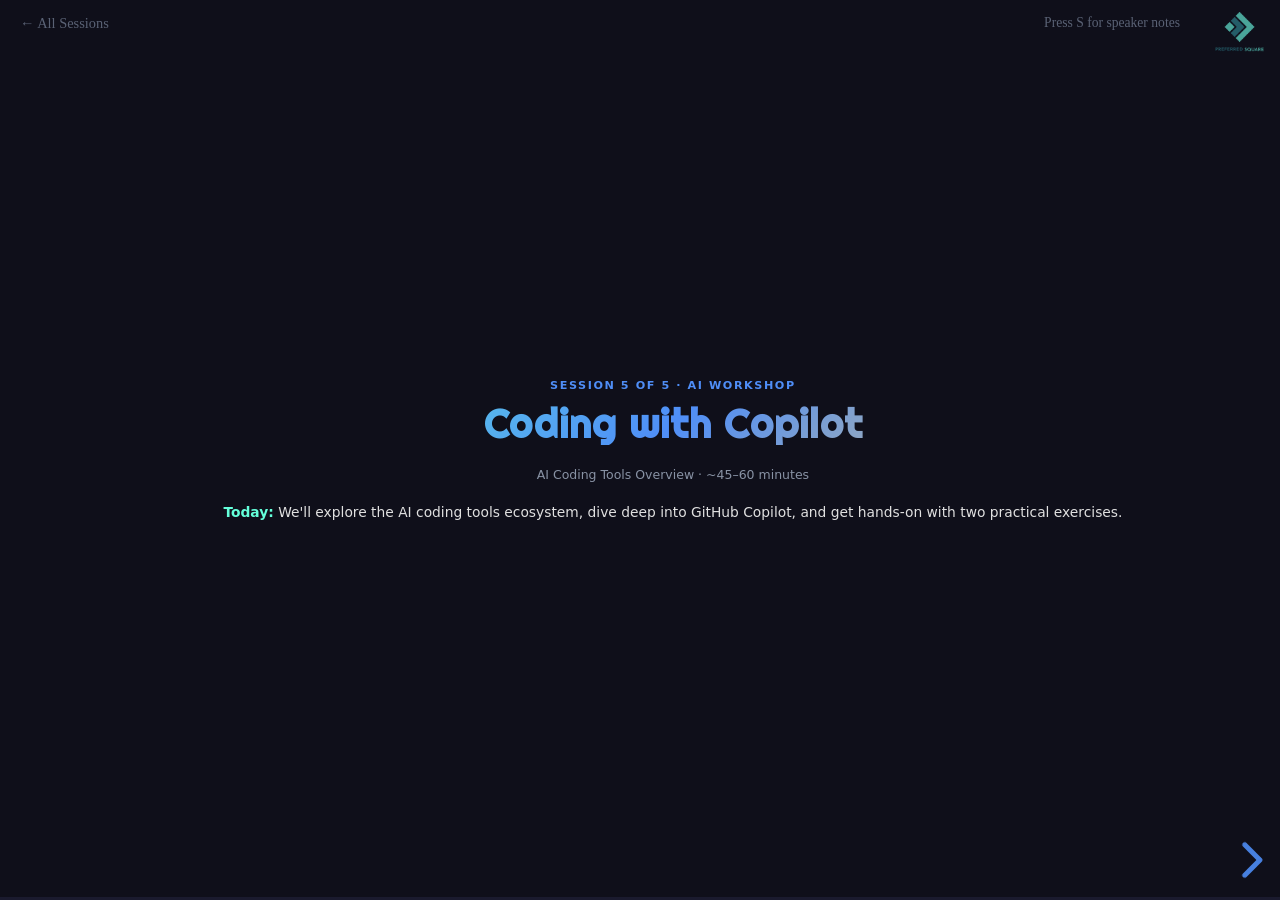
<file: session-5/index.html>
<!DOCTYPE html>
<html lang="en">
<head>
  <meta charset="UTF-8" />
  <meta name="viewport" content="width=device-width, initial-scale=1.0" />
  <title>Session 5 — Coding with Copilot | AI Workshop</title>

  <!-- Funky font for vibe coding slide -->
  <link rel="preconnect" href="https://fonts.googleapis.com" />
  <link rel="preconnect" href="https://fonts.gstatic.com" crossorigin />
  <link href="https://fonts.googleapis.com/css2?family=Righteous&display=swap" rel="stylesheet" />

  <!-- Reveal.js -->
  <link rel="stylesheet" href="../assets/reveal/dist/reset.css" />
  <link rel="stylesheet" href="../assets/reveal/dist/reveal.css" />

  <!-- Custom theme & demo styles -->
  <link rel="stylesheet" href="../assets/css/theme.css" />
  <link rel="stylesheet" href="../assets/css/demos.css" />

  <style>
    /* ── Session 5 specific styles with larger fonts ── */

    /* Title slide */
    .title-slide { text-align: center; }
    .session-label {
      font-size: 0.85em; font-weight: 700; letter-spacing: 0.14em;
      text-transform: uppercase; color: var(--accent-blue); margin-bottom: 1em;
    }
    .title-slide h1 {
      font-size: 3em; font-weight: 800; line-height: 1.1;
      letter-spacing: -0.03em; color: #fff; margin-bottom: 0.5em;
    }
    .subtitle { font-size: 1.1em; color: var(--text-muted); margin-bottom: 1.5em; }
    .title-opener { display: inline-block; font-size: 1.05em; color: var(--text-primary); }
    .title-opener strong { color: var(--accent-teal); }

    /* Heading styles with larger fonts */
    h2 {
      font-size: 2.2em;
      font-weight: 800;
      color: var(--accent-blue);
      margin-bottom: 0.5em;
    }

    h3 {
      font-size: 1.6em;
      font-weight: 700;
      color: var(--accent-teal);
      margin-bottom: 0.4em;
    }

    h4 {
      font-size: 1.3em;
      font-weight: 700;
      color: var(--accent-gold);
      margin-bottom: 0.3em;
    }

    /* Body text and lists */
    p, li {
      font-size: 1.1em;
      color: var(--text-primary);
      line-height: 1.7;
    }

    ul, ol {
      margin: 0.8em 0;
    }

    ul li, ol li {
      margin-bottom: 0.5em;
    }

    /* Tools landscape list */
    .tools-list {
      display: flex;
      flex-direction: column;
      gap: 0.8em;
      margin-top: 0.8em;
      text-align: left;
    }

    .tool-item {
      background: var(--bg-card);
      border-left: 3px solid var(--accent-blue);
      border-radius: var(--radius);
      padding: 1em 1.3em;
    }

    .tool-item strong {
      color: var(--accent-teal);
      font-size: 1.05em;
    }

    .tool-item p {
      margin: 0.3em 0 0 0;
      font-size: 0.95em;
      color: var(--text-muted);
    }

    /* Key differences / capabilities boxes */
    .capabilites-grid {
      display: grid;
      grid-template-columns: 1fr 1fr;
      gap: 1em;
      margin-top: 0.8em;
    }

    .capability-box {
      background: rgba(79,142,247,0.08);
      border: 1px solid rgba(79,142,247,0.2);
      border-radius: var(--radius);
      padding: 1em 1.2em;
      text-align: left;
    }

    .capability-box h4 {
      font-size: 1.1em;
      margin-bottom: 0.6em;
    }

    .capability-box ul {
      list-style: none;
      padding: 0;
      margin: 0;
    }

    .capability-box li {
      font-size: 0.95em;
      color: var(--text-primary);
      padding: 0.3em 0;
      border-bottom: 1px solid rgba(255,255,255,0.05);
      line-height: 1.6;
    }

    .capability-box li:last-child {
      border-bottom: none;
    }

    .capability-box li strong {
      color: var(--accent-teal);
    }

    /* Use cases section */
    .use-cases {
      text-align: left;
      margin-top: 0.8em;
    }

    .use-case-item {
      display: flex;
      gap: 0.8em;
      margin-bottom: 0.6em;
      background: var(--bg-card);
      padding: 0.7em 1em;
      border-radius: 6px;
    }

    .use-case-bullet {
      color: var(--accent-gold);
      font-weight: 700;
      font-size: 1.2em;
      min-width: 1.5em;
      line-height: 1;
    }

    .use-case-text {
      font-size: 0.95em;
      color: var(--text-primary);
      line-height: 1.6;
    }

    .use-case-text strong {
      color: var(--accent-teal);
    }

    /* How it works steps */
    .how-it-works {
      display: flex;
      gap: 0.8em;
      margin-top: 0.8em;
      align-items: center;
      justify-content: space-between;
      flex-wrap: wrap;
    }

    .work-step {
      flex: 1;
      min-width: 160px;
      background: var(--bg-card);
      border-top: 3px solid var(--accent-blue);
      border-radius: var(--radius);
      padding: 0.9em 1.1em;
      text-align: center;
    }

    .work-step-num {
      font-size: 1.8em;
      font-weight: 800;
      color: var(--accent-blue);
      opacity: 0.4;
      line-height: 1;
    }

    .work-step-text {
      font-size: 0.9em;
      color: var(--text-primary);
      margin-top: 0.4em;
      line-height: 1.5;
    }

    .work-arrow {
      font-size: 1.5em;
      color: var(--accent-teal);
      opacity: 0.6;
    }

    /* Interface breakdown */
    .interface-items {
      text-align: left;
      margin-top: 0.8em;
    }

    .interface-item {
      background: var(--bg-card);
      border-left: 3px solid var(--accent-teal);
      border-radius: var(--radius);
      padding: 0.8em 1.1em;
      margin-bottom: 0.6em;
    }

    .interface-item strong {
      color: var(--accent-teal);
      font-size: 1em;
    }

    .interface-item p {
      font-size: 0.9em;
      color: var(--text-muted);
      margin: 0.3em 0 0 0;
    }

    /* Modes/Models comparison */
    .comparison-table {
      width: 100%;
      border-collapse: collapse;
      font-size: 0.95em;
      margin-top: 0.8em;
    }

    .comparison-table th {
      background: rgba(79,142,247,0.12);
      color: var(--accent-blue);
      font-size: 0.9em;
      font-weight: 700;
      letter-spacing: 0.06em;
      text-transform: uppercase;
      padding: 0.7em 0.9em;
      border-bottom: 1px solid var(--border);
      text-align: left;
    }

    .comparison-table td {
      padding: 0.65em 0.9em;
      color: var(--text-primary);
      border-bottom: 1px solid rgba(255,255,255,0.04);
      vertical-align: top;
      text-align: left;
    }

    .comparison-table tr:last-child td {
      border-bottom: none;
    }

    .comparison-table td:first-child {
      color: var(--accent-teal);
      font-weight: 700;
      min-width: 80px;
    }

    /* Exercise boxes */
    .exercise-box {
      background: var(--bg-card);
      border: 2px solid var(--accent-blue);
      border-radius: var(--radius);
      padding: 2em 2.2em;
      text-align: left;
      margin-top: 0.4em;
      position: relative;
    }

    .exercise-title {
      font-size: 1.35em;
      font-weight: 700;
      color: var(--accent-teal);
      margin-bottom: 0.8em;
      letter-spacing: 0.02em;
    }

    .exercise-section-title {
      font-size: 1.2em;
      font-weight: 700;
      color: var(--accent-gold);
      margin-top: 1.6em;
      margin-bottom: 0.8em;
      letter-spacing: 0.01em;
    }

    .exercise-box ul {
      list-style: none;
      padding: 0;
      margin: 0.5em 0;
    }

    .exercise-box li {
      font-size: 0.95em;
      color: var(--text-primary);
      padding: 0.3em 0 0.3em 1.8em;
      position: relative;
      border-bottom: 1px solid rgba(255,255,255,0.03);
      line-height: 1.6;
    }

    .exercise-box li:before {
      content: "→";
      position: absolute;
      left: 0;
      color: var(--accent-teal);
      font-weight: 700;
    }

    .exercise-box li:last-child {
      border-bottom: none;
    }

    /* Modal styles */
    .modal {
      display: none;
      position: fixed;
      z-index: 200;
      left: 0;
      top: 0;
      width: 100%;
      height: 100%;
      background-color: rgba(0, 0, 0, 0.6);
      align-items: center;
      justify-content: center;
    }

    .modal.show {
      display: flex;
    }

    .modal-content {
      background: var(--bg-card);
      border: 2px solid var(--accent-blue);
      border-radius: var(--radius-lg);
      padding: 2.2em;
      max-width: 850px;
      max-height: 80vh;
      overflow-y: auto;
      box-shadow: 0 16px 64px rgba(0, 0, 0, 0.5);
    }

    .modal-header {
      display: flex;
      align-items: center;
      justify-content: space-between;
      margin-bottom: 1.6em;
      border-bottom: 1px solid rgba(79, 142, 247, 0.2);
      padding-bottom: 1.2em;
    }

    .modal-header h3 {
      font-size: 1.6em;
      color: var(--accent-blue);
      margin: 0;
      font-weight: 800;
    }

    .modal-close {
      background: none;
      border: none;
      font-size: 1.8em;
      color: var(--text-muted);
      cursor: pointer;
      padding: 0;
      width: 28px;
      height: 28px;
      display: flex;
      align-items: center;
      justify-content: center;
      transition: color 0.2s;
    }

    .modal-close:hover {
      color: var(--accent-blue);
    }

    .modal-body {
      font-size: 1.05em;
      line-height: 1.8;
      color: var(--text-primary);
      text-align: left;
    }

    .modal-body pre {
      background: rgba(79, 142, 247, 0.08);
      border: 1px solid rgba(79, 142, 247, 0.2);
      border-radius: var(--radius);
      padding: 1.2em;
      overflow-x: auto;
      font-size: 0.95em;
      margin: 1em 0;
      position: relative;
    }

    .copy-btn {
      position: absolute;
      top: 0.8em;
      right: 0.8em;
      padding: 0.5em 0.9em;
      background: rgba(79, 142, 247, 0.2);
      border: 1px solid var(--accent-blue);
      color: var(--accent-blue);
      border-radius: 4px;
      font-size: 0.85em;
      font-weight: 600;
      cursor: pointer;
      transition: all 0.2s ease;
    }

    .copy-btn:hover {
      background: rgba(79, 142, 247, 0.35);
      border-color: var(--accent-teal);
      transform: translateY(-1px);
    }

    .copy-btn.copied {
      background: rgba(100, 255, 218, 0.2);
      color: var(--accent-teal);
      border-color: var(--accent-teal);
    }

    .prompt-btn {
      position: absolute;
      top: 1.2em;
      right: 1.5em;
      padding: 0.6em 1.2em;
      background: rgba(79, 142, 247, 0.12);
      border: 1px solid var(--accent-blue);
      color: var(--accent-blue);
      border-radius: 6px;
      font-size: 0.9em;
      font-weight: 600;
      cursor: pointer;
      transition: all 0.2s ease;
    }

    .prompt-btn:hover {
      background: rgba(79, 142, 247, 0.25);
      border-color: var(--accent-blue);
      transform: translateY(-1px);
    }

    /* Closing slide */
    .closing-slide h1 {
      font-size: 2.8em;
      font-weight: 800;
      color: #fff;
      letter-spacing: -0.03em;
      margin-bottom: 0.6em;
    }

    .closing-points {
      display: flex;
      flex-direction: column;
      gap: 0.8em;
      margin-top: 1.2em;
      text-align: left;
      max-width: 900px;
      margin-left: auto;
      margin-right: auto;
    }

    .closing-point {
      background: rgba(79,142,247,0.08);
      border-left: 3px solid var(--accent-teal);
      border-radius: var(--radius);
      padding: 0.8em 1.1em;
      font-size: 1em;
      color: var(--text-primary);
      line-height: 1.5;
    }

    .closing-point strong {
      color: var(--accent-gold);
    }

    /* Image styling */
    .slide-image {
      max-width: 95%;
      max-height: 600px;
      display: block;
      margin: 0.8em auto;
      border-radius: var(--radius);
      border: 1px solid rgba(79,142,247,0.2);
    }

    /* Fixed UI */
    .home-link {
      position: fixed;
      top: 16px;
      left: 20px;
      font-size: 0.9em;
      color: var(--text-dim);
      text-decoration: none;
      display: flex;
      align-items: center;
      gap: 5px;
      z-index: 100;
      transition: color 0.2s;
    }

    .home-link:hover {
      color: var(--accent-blue);
    }

    .notes-hint {
      position: fixed;
      top: 16px;
      right: 100px;
      font-size: 0.85em;
      color: var(--text-dim);
      z-index: 100;
    }

    /* Responsive adjustments */
    @media (max-width: 1200px) {
      h2 { font-size: 2em; }
      h3 { font-size: 1.4em; }
      h4 { font-size: 1.1em; }
      p, li { font-size: 0.95em; }
      .capabilites-grid { grid-template-columns: 1fr; }
      .how-it-works { flex-direction: column; }
      .work-arrow { display: none; }
    }
    /* Vibe font + gradient for all slide titles */
    .reveal section h1,
    .reveal section h2 {
      font-family: 'Righteous', cursive;
      background: linear-gradient(135deg, var(--accent-teal), var(--accent-blue), var(--accent-gold));
      -webkit-background-clip: text;
      -webkit-text-fill-color: transparent;
      background-clip: text;
      letter-spacing: 0.03em;
    }
  </style>
</head>
<body>

  <img src="../assets/images/02.%20PS%20Logo_Vertical.png" alt="Preferred Square" style="position:fixed; top:12px; right:16px; height:40px; z-index:100; opacity:0.85;" />
  <a href="../index.html" class="home-link" target="_blank">← All Sessions</a>
  <div class="notes-hint">Press S for speaker notes</div>

  <div class="reveal">
    <div class="slides">

      <!-- ══════════════════════════════════════════════
           SLIDE 1: TITLE SLIDE
      ══════════════════════════════════════════════ -->
      <section>
        <div class="title-slide">
          <div class="session-label">Session 5 of 5 · AI Workshop</div>
          <h1>Coding with Copilot</h1>
          <p class="subtitle">AI Coding Tools Overview · ~45–60 minutes</p>
          <div class="title-opener">
            <strong>Today:</strong> We'll explore the AI coding tools ecosystem, dive deep into GitHub Copilot, and get hands-on with two practical exercises.
          </div>
        </div>
        <aside class="notes">
          Welcome to Session 5! Today we're diving into AI-powered coding assistants. We'll start with an overview of the tools available, explore GitHub Copilot in detail, and then get hands-on with two practical exercises. By the end of this session, you'll understand how to leverage Copilot for real-world coding tasks.
        </aside>
      </section>

      <!-- ══════════════════════════════════════════════
           SLIDE 2: AI CODING TOOLS LANDSCAPE
      ══════════════════════════════════════════════ -->
      <section>
        <h1>AI Coding Tools Ecosystem</h1>

        <div style="display: grid; grid-template-columns: 1fr 1fr; gap: 1.5em; margin-top: 1.2em;">
          <!-- Left Column: Tool Names Only -->
          <div>
            <div style="font-size: 1.2em; font-weight: 700; color: var(--accent-teal); margin-bottom: 1em; text-align: center; text-transform: uppercase; letter-spacing: 0.05em;">Tools</div>
            
            <div style="display: grid; grid-template-columns: 1fr; gap: 0.8em;">
              <div style="background: rgba(79,142,247,0.1); border: 2px solid var(--accent-blue); border-radius: var(--radius); padding: 1.4em; text-align: center;">
                <h4 style="font-size: 1.35em; margin: 0; color: var(--accent-blue);">GitHub Copilot</h4>
              </div>

              <div style="background: rgba(100,255,218,0.1); border: 2px solid var(--accent-teal); border-radius: var(--radius); padding: 1.4em; text-align: center;">
                <h4 style="font-size: 1.35em; margin: 0; color: var(--accent-teal);">Claude Code</h4>
              </div>

              <div style="background: rgba(255,209,102,0.1); border: 2px solid var(--accent-gold); border-radius: var(--radius); padding: 1.4em; text-align: center;">
                <h4 style="font-size: 1.35em; margin: 0; color: var(--accent-gold);">Cursor</h4>
              </div>

              <div style="background: rgba(192,132,252,0.1); border: 2px solid #c084fc; border-radius: var(--radius); padding: 1.4em; text-align: center;">
                <h4 style="font-size: 1.35em; margin: 0; color: #c084fc;">Lovable</h4>
              </div>

              <div style="background: rgba(79,142,247,0.1); border: 2px solid var(--accent-blue); border-radius: var(--radius); padding: 1.4em; text-align: center;">
                <h4 style="font-size: 1.35em; margin: 0; color: var(--accent-blue);">Codeium</h4>
              </div>

              <div style="background: rgba(100,255,218,0.1); border: 2px solid var(--accent-teal); border-radius: var(--radius); padding: 1.4em; text-align: center;">
                <h4 style="font-size: 1.35em; margin: 0; color: var(--accent-teal);">Tabnine</h4>
              </div>
            </div>
          </div>

          <!-- Right Column: Combined Use Cases -->
          <div class="fragment">
            <div style="font-size: 1.2em; font-weight: 700; color: var(--accent-teal); margin-bottom: 1em; text-align: center; text-transform: uppercase; letter-spacing: 0.05em;">Use Cases</div>
            
            <div style="display: grid; grid-template-columns: 1fr; gap: 0.8em;">
              <div style="background: rgba(79,142,247,0.1); border: 2px solid var(--accent-blue); border-radius: var(--radius); padding: 1.4em; text-align: center;">
                <h5 style="font-size: 1.35em; font-weight: 700; color: var(--accent-blue); margin: 0;">Write code faster</h5>
              </div>

              <div style="background: rgba(100,255,218,0.1); border: 2px solid var(--accent-teal); border-radius: var(--radius); padding: 1.4em; text-align: center;">
                <h5 style="font-size: 1.35em; font-weight: 700; color: var(--accent-teal); margin: 0;">Learn what code does</h5>
              </div>

              <div style="background: rgba(255,209,102,0.1); border: 2px solid var(--accent-gold); border-radius: var(--radius); padding: 1.4em; text-align: center;">
                <h5 style="font-size: 1.35em; font-weight: 700; color: var(--accent-gold); margin: 0;">Find and fix bugs</h5>
              </div>

              <div style="background: rgba(192,132,252,0.1); border: 2px solid #c084fc; border-radius: var(--radius); padding: 1.4em; text-align: center;">
                <h5 style="font-size: 1.35em; font-weight: 700; color: #c084fc; margin: 0;">Build apps quickly</h5>
              </div>

              <div style="background: rgba(79,142,247,0.1); border: 2px solid var(--accent-blue); border-radius: var(--radius); padding: 1.4em; text-align: center;">
                <h5 style="font-size: 1.35em; font-weight: 700; color: var(--accent-blue); margin: 0;">See results instantly</h5>
              </div>

              <div style="background: rgba(100,255,218,0.1); border: 2px solid var(--accent-teal); border-radius: var(--radius); padding: 1.4em; text-align: center;">
                <h5 style="font-size: 1.35em; font-weight: 700; color: var(--accent-teal); margin: 0;">Write better code</h5>
              </div>
            </div>
          </div>
        </div>

        <aside class="notes">
          This isn't a sales pitch for any tool — the goal is to show participants there's an active ecosystem and help them understand what distinguishes each option. Copilot is our deep-dive focus today because it's widely used and integrated. The skills learned here transfer to other tools.
        </aside>
      </section>

      <!-- ══════════════════════════════════════════════
           SLIDE 3: GITHUB COPILOT
      ══════════════════════════════════════════════ -->
      <section>
        <h1>GitHub Copilot</h1>

        <div class="fragment" style="margin-top: 3em;">
          <div style="display: grid; grid-template-columns: repeat(4, 1fr); gap: 1.2em;">
            <!-- Step 1 -->
            <div style="text-align: center;">
              <div style="background: rgba(79,142,247,0.1); border: 2px solid var(--accent-blue); border-radius: var(--radius); padding: 1.8em;">
                <div style="font-size: 2.2em; font-weight: 700; color: var(--accent-blue); margin-bottom: 0.6em;">1</div>
                <div style="font-size: 1.1em; color: var(--text-primary); font-weight: 600; line-height: 1.4;">You write a prompt</div>
              </div>
            </div>

            <!-- Step 2 -->
            <div style="text-align: center;">
              <div style="background: rgba(100,255,218,0.1); border: 2px solid var(--accent-teal); border-radius: var(--radius); padding: 1.8em;">
                <div style="font-size: 2.2em; font-weight: 700; color: var(--accent-teal); margin-bottom: 0.6em;">2</div>
                <div style="font-size: 1.1em; color: var(--text-primary); font-weight: 600; line-height: 1.4;">Copilot sends context</div>
              </div>
            </div>

            <!-- Step 3 -->
            <div style="text-align: center;">
              <div style="background: rgba(255,209,102,0.1); border: 2px solid var(--accent-gold); border-radius: var(--radius); padding: 1.8em;">
                <div style="font-size: 2.2em; font-weight: 700; color: var(--accent-gold); margin-bottom: 0.6em;">3</div>
                <div style="font-size: 1.1em; color: var(--text-primary); font-weight: 600; line-height: 1.4;">LLM generates response</div>
              </div>
            </div>

            <!-- Step 4 -->
            <div style="text-align: center;">
              <div style="background: rgba(192,132,252,0.1); border: 2px solid #c084fc; border-radius: var(--radius); padding: 1.8em;">
                <div style="font-size: 2.2em; font-weight: 700; color: #c084fc; margin-bottom: 0.6em;">4</div>
                <div style="font-size: 1.1em; color: var(--text-primary); font-weight: 600; line-height: 1.4;">You review &amp; refine</div>
              </div>
            </div>
          </div>
        </div>

        <div class="fragment" style="text-align: center; margin-top: 2.5em; font-size: 1.3em; color: var(--accent-teal); font-weight: 700;">
          Repeat until done
        </div>

        <div class="fragment" style="text-align: center; margin-top: 2em; font-size: 1.2em; color: var(--text-primary);">
          Let's open VS Code
        </div>

        <aside class="notes">
          This circular flow shows the iterative nature of working with Copilot. It's not a one-shot process — it's a continuous loop of prompting, receiving, and refining. This reinforces the idea that Copilot augments human judgment, not replaces it. Participants should understand that if the first output isn't perfect, they can ask follow-up questions and iterate.
        </aside>
      </section>

      <!-- ══════════════════════════════════════════════
           SLIDE 4: VS CODE INTERFACE OVERVIEW (WITH IMAGE)
      ══════════════════════════════════════════════ -->
      <section>
        <h1>The AI Coding Environment</h1>
        <p style="font-size: 1.05em; color: var(--text-muted); margin: 0.4em 0 0.8em;">VS Code with Copilot Integration</p>

        <img src="./images/01. VSCode.png" alt="VS Code interface overview showing editor, Copilot sidebar, explorer, and terminal" class="slide-image" />

        <div style="display: grid; grid-template-columns: 1fr 1fr 1fr 1fr; gap: 0.8em; margin-top: 1em;">
          <div style="background: rgba(79,142,247,0.1); border: 2px solid rgba(79,142,247,0.3); border-radius: var(--radius); padding: 0.9em; text-align: center;">
            <p style="font-size: 1.1em; font-weight: 700; color: var(--accent-blue); margin-bottom: 0.3em;">Explorer</p>
            <p style="font-size: 0.9em; color: var(--text-muted); margin: 0;">Project files &amp; structure</p>
          </div>
          <div style="background: rgba(100,255,218,0.1); border: 2px solid rgba(100,255,218,0.3); border-radius: var(--radius); padding: 0.9em; text-align: center;">
            <p style="font-size: 1.1em; font-weight: 700; color: var(--accent-teal); margin-bottom: 0.3em;">Editor</p>
            <p style="font-size: 0.9em; color: var(--text-muted); margin: 0;">Where you write code</p>
          </div>
          <div style="background: rgba(255,209,102,0.1); border: 2px solid rgba(255,209,102,0.3); border-radius: var(--radius); padding: 0.9em; text-align: center;">
            <p style="font-size: 1.1em; font-weight: 700; color: var(--accent-gold); margin-bottom: 0.3em;">Copilot Chat</p>
            <p style="font-size: 0.9em; color: var(--text-muted); margin: 0;">Conversational interface</p>
          </div>
          <div style="background: rgba(192,132,252,0.1); border: 2px solid rgba(192,132,252,0.3); border-radius: var(--radius); padding: 0.9em; text-align: center;">
            <p style="font-size: 1.1em; font-weight: 700; color: #c084fc; margin-bottom: 0.3em;">Terminal</p>
            <p style="font-size: 0.9em; color: var(--text-muted); margin: 0;">Command line &amp; output</p>
          </div>
        </div>

        <aside class="notes">
          This slide sets the visual context. Walk through each area of the interface. Point out where Copilot indicators show up. Highlight the chat sidebar — that's our primary interface for the hands-on work. Ask: "Who's used VS Code before?" Reassure non-users that we'll keep it simple.
        </aside>
      </section>

      <!-- ══════════════════════════════════════════════
           SLIDE 5: COPILOT CHAT WINDOW (WITH IMAGE)
      ══════════════════════════════════════════════ -->
      <section>
        <h1>Copilot Chat: Your AI Teammate</h1>

        <img src="./images/02. GitHub_Copilot.png" alt="Copilot Chat interface showing chat history, input box, and code actions" class="slide-image" />

        <div style="display: grid; grid-template-columns: repeat(3, 1fr); gap: 0.8em; margin-top: 1em;">
          <div style="background: var(--bg-card); border-top: 3px solid var(--accent-blue); border-radius: var(--radius); padding: 2em 1em; text-align: center; display: flex; align-items: center; justify-content: center;">
            <h5 style="font-size: 1.05em; font-weight: 700; color: var(--accent-teal); margin: 0;">Modes</h5>
          </div>

          <div style="background: var(--bg-card); border-top: 3px solid var(--accent-teal); border-radius: var(--radius); padding: 2em 1em; text-align: center; display: flex; align-items: center; justify-content: center;">
            <h5 style="font-size: 1.05em; font-weight: 700; color: var(--accent-teal); margin: 0;">Models</h5>
          </div>

          <div style="background: var(--bg-card); border-top: 3px solid var(--accent-gold); border-radius: var(--radius); padding: 2em 1em; text-align: center; display: flex; align-items: center; justify-content: center;">
            <h5 style="font-size: 1.05em; font-weight: 700; color: var(--accent-teal); margin: 0;">Sessions</h5>
          </div>
        </div>

        <aside class="notes">
          This is the interface participants will use most. Show how to ask questions clearly. Mention that Copilot performs better with specific, detailed prompts. Demonstrate one example: "Ask Copilot to write a Python function that reads a CSV file and returns the row count." Show how it responds, where to copy the code, and how to validate it.
        </aside>
      </section>

      <!-- ══════════════════════════════════════════════
           SLIDE 6: COPILOT MODES (WITH IMAGE)
      ══════════════════════════════════════════════ -->
      <section>
        <h1>Modes: Tailoring Copilot's Behavior</h1>
        <p style="font-size: 1.05em; color: var(--text-muted); margin: 0.4em 0 0.8em;">Three modes for different workflows</p>

        <div style="display: grid; grid-template-columns: 1fr 1fr; gap: 1.5em; margin-top: 1.2em; align-items: center;">
          <!-- Left: Image -->
          <div>
            <img src="./images/03. Mode.png" alt="Copilot modes selector showing Ask, Plan, and Agent options" class="slide-image" style="max-width: 100%; height: auto; display: block; border-radius: var(--radius);" />
          </div>

          <!-- Right: 3 Boxes Stacked Vertically -->
          <div style="display: grid; grid-template-columns: 1fr; gap: 0.8em;">
            <!-- Ask Box -->
            <div class="fragment" style="background: rgba(79,142,247,0.1); border: 2px solid var(--accent-blue); border-radius: var(--radius); padding: 1.4em; text-align: center;">
              <h4 style="font-size: 1.3em; margin-bottom: 0.5em; color: var(--accent-blue);">Ask</h4>
              <p style="font-size: 0.95em; color: var(--text-primary); margin: 0;">Quick questions and answers — fast responses to specific queries</p>
            </div>

            <!-- Plan Box -->
            <div class="fragment" style="background: rgba(100,255,218,0.1); border: 2px solid var(--accent-teal); border-radius: var(--radius); padding: 1.4em; text-align: center;">
              <h4 style="font-size: 1.3em; margin-bottom: 0.5em; color: var(--accent-teal);">Plan</h4>
              <p style="font-size: 0.95em; color: var(--text-primary); margin: 0;">Planning and strategy — helps break down complex tasks</p>
            </div>

            <!-- Agent Box -->
            <div class="fragment" style="background: rgba(255,209,102,0.1); border: 2px solid var(--accent-gold); border-radius: var(--radius); padding: 1.4em; text-align: center;">
              <h4 style="font-size: 1.3em; margin-bottom: 0.5em; color: var(--accent-gold);">Agent</h4>
              <p style="font-size: 0.95em; color: var(--text-primary); margin: 0;">Autonomous execution — Copilot handles multiple steps independently</p>
            </div>
          </div>
        </div>

        <aside class="notes">
          Explain each mode with practical examples. Ask mode is for quick clarifications and specific code requests. Plan mode helps participants think through complex projects step-by-step before implementation. Agent mode automates repetitive or complex workflows. Show how the modes influence Copilot's response approach.
        </aside>
      </section>

      <!-- ══════════════════════════════════════════════
           SLIDE 7: AVAILABLE MODELS (WITH IMAGE)
      ══════════════════════════════════════════════ -->
      <section>
        <h1>Models: Choosing the Right "Brain"</h1>
        <p style="font-size: 1.05em; color: var(--text-muted); margin: 0.4em 0 0.8em;">Which model powers your request?</p>

        <img src="./images/05. Models.png" alt="Overview of models available in Copilot including GPT-4, GPT-3.5, Claude, and others" class="slide-image" />

        <aside class="notes">
          Most participants don't need to manually select models — Copilot handles it. But knowing the tradeoff (capability vs. speed) helps them understand why some Copilot responses are better than others. Tell them: "If Copilot's first response isn't great, try rephrasing the prompt or switching modes — you're interacting with different reasoning approaches each time."
        </aside>
      </section>

      <!-- ══════════════════════════════════════════════
           SLIDE 9: MODELS CAPABILITY COMPARISON (WITH IMAGE)
      ══════════════════════════════════════════════ -->
      <section>
        <h1>How Models Differ</h1>
        <p style="font-size: 1.05em; color: var(--text-muted); margin: 0.4em 0 0.8em;">Detailed model comparison</p>

        <div style="display: grid; grid-template-columns: 1fr 1fr; gap: 1.5em; margin-top: 1.2em; align-items: start;">
          <!-- Left: Image -->
          <div>
            <img src="./images/06. Models_Zoomin.png" alt="Detailed comparison of model capabilities, speed, and context windows" class="slide-image" style="max-width: 100%; height: auto; display: block; border-radius: var(--radius);" />
          </div>

          <!-- Right: 4 Boxes in 2x2 Grid -->
          <div style="display: grid; grid-template-columns: 1fr 1fr; gap: 0.8em;">
            <!-- Reasoning Capability Box -->
            <div style="background: rgba(79,142,247,0.1); border: 2px solid var(--accent-blue); border-radius: var(--radius); padding: 1.4em; text-align: center; aspect-ratio: 1 / 1; display: flex; align-items: center; justify-content: center;">
              <h4 style="font-size: 1.3em; margin-bottom: 0; color: var(--accent-blue);">Reasoning Capability</h4>
            </div>

            <!-- Context Window Size Box -->
            <div style="background: rgba(100,255,218,0.1); border: 2px solid var(--accent-teal); border-radius: var(--radius); padding: 1.4em; text-align: center; aspect-ratio: 1 / 1; display: flex; align-items: center; justify-content: center;">
              <h4 style="font-size: 1.3em; margin-bottom: 0; color: var(--accent-teal);">Context Window Size</h4>
            </div>

            <!-- Speed Box -->
            <div style="background: rgba(255,209,102,0.1); border: 2px solid var(--accent-gold); border-radius: var(--radius); padding: 1.4em; text-align: center; aspect-ratio: 1 / 1; display: flex; align-items: center; justify-content: center;">
              <h4 style="font-size: 1.3em; margin-bottom: 0; color: var(--accent-gold);">Speed</h4>
            </div>

            <!-- Cost per Token Box -->
            <div style="background: rgba(192,132,252,0.1); border: 2px solid var(--accent-purple); border-radius: var(--radius); padding: 1.4em; text-align: center; aspect-ratio: 1 / 1; display: flex; align-items: center; justify-content: center;">
              <h4 style="font-size: 1.3em; margin-bottom: 0; color: var(--accent-purple);">Cost per Token</h4>
            </div>
          </div>
        </div>

        <aside class="notes">
          Visual comparison table. Don't overload — the key takeaway is that different models have different strengths. In practice, Copilot selects the best one for your needs. If their company's LLM budget is limited, they can use GPT-3.5 and still get good productivity gains.
        </aside>
      </section>

      <!-- ══════════════════════════════════════════════
           SLIDE: VIBE CODING TITLE
      ══════════════════════════════════════════════ -->
      <section>
        <div style="display: flex; align-items: center; justify-content: center; height: 100%;">
          <h1 style="font-family: 'Righteous', cursive; font-size: 3.2em; font-weight: 700; background: linear-gradient(135deg, var(--accent-teal), var(--accent-blue), var(--accent-gold)); -webkit-background-clip: text; -webkit-text-fill-color: transparent; background-clip: text; letter-spacing: 0.03em; line-height: 1.2; text-align: center;">Let's start<br>Vibe Coding</h1>
        </div>
      </section>

      <!-- ══════════════════════════════════════════════
           SLIDE: FOLDER AND WORKSPACE SETUP TITLE
      ══════════════════════════════════════════════ -->
      <section>
        <div style="display: flex; align-items: center; justify-content: center; height: 100%;">
          <h1 style="font-family: 'Righteous', cursive; font-size: 3.2em; font-weight: 700; background: linear-gradient(135deg, var(--accent-teal), var(--accent-blue), var(--accent-gold)); -webkit-background-clip: text; -webkit-text-fill-color: transparent; background-clip: text; letter-spacing: 0.03em; line-height: 1.2; text-align: center;">Folder and Workspace<br>Setup</h1>
        </div>
      </section>

      <!-- ══════════════════════════════════════════════
           SLIDE 10: EXERCISE 1 - DATA WRANGLING
      ══════════════════════════════════════════════ -->
      <section>
        <h1>Exercise 1: Standardizing &amp; Merging CSV Data</h1>
        <p style="font-size: 1.05em; color: var(--text-muted); margin: 0.2em 0 0.4em;">Hands-on with Copilot</p>

        <div class="exercise-box">
          <button class="prompt-btn" onclick="openPromptModal1()">Prompt</button>

          <div class="exercise-title">Scenario</div>
          <p style="font-size: 1.1em; line-height: 1.8; color: var(--text-primary); margin: 0 0 0.6em 0;">You have 40 CSV files with sales information having inconsistent column names. Example: Some have "Date", others "transaction_date".</p>

          <div class="exercise-section-title">Task</div>
          <p style="font-size: 1.05em; color: var(--text-primary); margin: 0 0 0.6em 0;">Use Copilot to Clean and Merge the Data</p>

          <div class="exercise-section-title">Expected Outcome</div>
          <p style="font-size: 1.05em; color: var(--text-primary); margin: 0 0 0.6em 0;">Single CSV file containing all data with standardized column naming.</p>

          <div class="exercise-section-title">Download Sample Data</div>
          <p style="font-size: 1.05em; margin: 0;"><a href="./data/Exercise%201%20Sales_data.zip" style="color: var(--accent-blue); text-decoration: underline; font-weight: 600;">📥 Download Exercise 1 Sales_data.zip</a> — Contains 40 sample CSV files with inconsistent column names for this exercise.</p>
        </div>

        <!-- Modal for Exercise 1 Prompt -->
        <div id="promptModal1" class="modal">
          <div class="modal-content">
            <div class="modal-header">
              <h3>Exercise 1: Suggested Prompt</h3>
              <button class="modal-close" onclick="closePromptModal1()">✕</button>
            </div>
            <div class="modal-body">
              <p style="margin-bottom: 1.2em;"><strong>Copy and paste this prompt into Copilot Chat:</strong></p>
              <div style="position: relative; background: rgba(0,0,0,0.05); border-radius: 4px; padding: 1.2em;"><button class="copy-btn" onclick="copyPrompt1(this)" style="position: absolute; top: 0.8em; right: 0.8em;">📋 Copy</button>
<pre id="promptText1" style="margin-top: 0; background: transparent; border: none; padding: 0;">I have 40 CSV files in a folder with sales data. The files have inconsistent column naming:
- Some files have columns: "Date", "Product", "Region", "Sales", "Quantity"
- Others have: "transaction_date", "product_name", "area", "amount", "qty"
- Column names vary across files

I need to:
1. Read all 40 CSV files
2. Standardize all column names to: date, product, region, amount, quantity
3. Merge all data into a single DataFrame
4. Export the merged data to a single CSV file

Write Python code using pandas that handles this data cleaning and merging. Include error handling for missing files and inconsistent formats.</pre></div>
            </div>
          </div>
        </div>

        <aside class="notes">
          This exercise teaches participants to translate business requirements into Copilot prompts, review generated code, and iterate. It shows how Copilot augments workflow. The goal is confidence and practical experience.
        </aside>
      </section>

      <!-- ══════════════════════════════════════════════
           SLIDE 11: EXERCISE 2 - INTERACTIVE TAX CALCULATOR
      ══════════════════════════════════════════════ -->
      <section>
        <h1>Exercise 2: Building Interactive Tool</h1>
        <p style="font-size: 1.05em; color: var(--text-muted); margin: 0.2em 0 0.4em;">Interactive Income Tax Calculator</p>

        <div style="display: grid; grid-template-columns: 1fr 1fr; gap: 1.8em; margin-top: 1.2em; align-items: stretch;">
          <!-- Left: Objective Box -->
          <div style="background: var(--bg-card); border: 2px solid var(--accent-blue); border-radius: var(--radius); padding: 2em 2.2em; text-align: left; display: flex; flex-direction: column; justify-content: center;">
            <div style="font-size: 1.35em; font-weight: 700; color: var(--accent-teal); margin-bottom: 1.2em; letter-spacing: 0.02em;">Objective</div>
            <p style="font-size: 1.15em; line-height: 1.8; color: var(--text-primary); margin: 0;">Build an interactive tax calculator that computes income tax liabilities according to Indian Income Tax regulations.</p>
          </div>

          <!-- Right: Expected Outcome Box -->
          <div style="background: var(--bg-card); border: 2px solid var(--accent-teal); border-radius: var(--radius); padding: 2em 2.2em; text-align: left; display: flex; flex-direction: column; justify-content: center; position: relative;">
            <button class="prompt-btn" onclick="openPromptModal2()">Prompt</button>
            <div style="font-size: 1.35em; font-weight: 700; color: var(--accent-gold); margin-bottom: 1.2em; letter-spacing: 0.02em;">Expected Outcome</div>
            <p style="font-size: 1.15em; line-height: 1.8; color: var(--text-primary); margin: 0;">A fully functional web-based calculator where users input their annual income and other financial details, receiving tax liability calculations under both the old and new tax regimes for informed decision-making.</p>
          </div>
        </div>

        <!-- Modal for Exercise 2 Prompt -->
        <div id="promptModal2" class="modal">
          <div class="modal-content" style="max-width: 750px;">
            <div class="modal-header">
              <h3 style="margin: 0; font-size: 1.3em;">Tax Calculator Prompt</h3>
              <button class="modal-close" onclick="closePromptModal2()">✕</button>
            </div>
            <div class="modal-body">
              <p style="margin-bottom: 1.2em;"><strong>Copy and paste this prompt into Copilot Chat:</strong></p>
              <div style="position: relative; background: rgba(0,0,0,0.05); border-radius: 4px; padding: 1.2em;"><button class="copy-btn" onclick="copyPrompt2(this)" style="position: absolute; top: 0.8em; right: 0.8em;">📋 Copy</button>
<pre id="promptText2" style="margin-top: 0; background: transparent; border: none; padding: 0; padding-top: 2.2em;">Build an interactive Indian Income Tax Calculator with real-time dual-regime comparison (Old vs New regime).

REQUIREMENTS:

1. INPUT FIELDS:
   - Gross annual income (salary/business/other sources)
   - Age (to determine applicable exemption limits)
   - HRA (House Rent Allowance) - only for salaried
   - Investment deductions (Section 80C: max ₹1,50,000) - ELSS, Life Insurance, Fixed Deposits, PPF, etc.
   - Medical/Health Insurance premium (Section 80D):
     * Self & Family: up to ₹25,000; Senior Citizens (60-80 yrs): up to ₹50,000; Super Senior (80+ yrs): up to ₹1,00,000
   - Education Loan Interest (Section 80E): no limit
   - Donations (Section 80G): approved charities and political parties
   - Home Loan Interest (self-occupied property): up to ₹2,00,000
   - Disability deductions (Section 80U): up to ₹1,25,000

2. TAX SLABS (FY 2025-26):
   OLD REGIME (standard individuals <60 years):
   - Up to ₹2.5L: 0% | ₹2.5L-₹5L: 5% | ₹5L-₹10L: 20% | Above ₹10L: 30%
   - Standard Deduction: ₹50,000 | Rebate (Sec 87A): ₹12,500 (tax-free up to ₹5L)
   
   NEW REGIME (default):
   - Up to ₹4L: 0% | ₹4L-₹8L: 5% | ₹8L-₹12L: 10% | ₹12L-₹16L: 15% | ₹16L-₹20L: 20% | ₹20L-₹24L: 25% | Above ₹24L: 30%
   - Standard Deduction: ₹75,000 | Rebate (Sec 87A): ₹60,000 (tax-free up to ₹12L)

3. DEDUCTIONS ALLOWED:
   OLD REGIME (all below available):
   - Section 80C: Investments up to ₹1,50,000
   - Section 80D: Medical insurance (caps by age)
   - Section 80E: Education loan interest (no limit)
   - Section 80G: Charitable donations (50% or 100% deduction per donation type)
   - Section 80U: Disability deduction (up to ₹1,25,000)
   - Home Loan Interest (self-occupied): up to ₹2,00,000; Let-out property: no limit
   - HRA (House Rent Allowance): standard HRA calculation
   
   NEW REGIME (NO deductions except):
   - Standard Deduction: ₹75,000 only
   - NPS employer contribution Section 80CCD(2): up to 14% of basic pay
   - Agniveer corpus fund Section 80CCH (allowed in both regimes)

4. CALCULATIONS:
   OLD REGIME FORMULA:
   Taxable Income = Gross Income - Standard Deduction (₹50K) - All applicable deductions
   Tax = Apply slab rates on Taxable Income
   Tax after Rebate = Tax - Min(₹12,500, calculated tax)
   Cess = 4% on tax amount if tax > ₹1,00,000
   
   NEW REGIME FORMULA:
   Taxable Income = Gross Income - Standard Deduction (₹75K)
   Tax = Apply slab rates on Taxable Income
   Tax after Rebate = Tax - Min(₹60,000, calculated tax)
   Cess = 4% on tax amount if tax > ₹1,00,000

5. OUTPUT DISPLAY:
   - Side-by-side comparison: Old Regime vs New Regime
   - Show breakdown: Gross Income → Deductions → Taxable Income → Tax → After Rebate → With Cess
   - Effective tax rate (%) for each regime
   - Recommendation: Which regime saves more tax and by how much
   - List deductions used in old regime and amounts claimed
   - Display unused deduction capacity

6. FEATURES:
   - Real-time calculations as user inputs change
   - Clean, professional two-column comparison layout
   - Easy regime switching/toggling
   - Mobile-responsive design
   - Input validation (non-negative amounts, max limits)
   - Age-based deduction limit auto-adjustment (60+, 80+ seniors)
   - Tooltip/help text explaining each input field
   - Save comparison results as PDF/JSON option
   - Show "breakeven deduction" point (when old regime becomes better)

REFERENCE INFO:
- Tax-free income old regime: ₹5L | New regime: ₹12L
- For ₹12L income: both regimes are comparable; above ₹12L new regime generally better unless significant deductions claimed
- Switching between regimes: possible each financial year (except certain conditions)</pre></div>
            </div>
          </div>
        </div>

        <aside class="notes">
          This exercise demonstrates building a practical, real-world tool with Copilot. Participants will see how to rapidly prototype a calculator with specific domain knowledge (Indian tax laws). This shows Copilot's ability to handle specialized requirements and iterate on complex logic.
        </aside>
      </section>

      <!-- ══════════════════════════════════════════════
           FINAL SLIDE: Q&A & WRAP-UP
      ══════════════════════════════════════════════ -->
      <section>
        <div class="closing-slide">
          <h1>You Now Know How to Code with Copilot</h1>
          <div class="closing-points">
            <div class="closing-point">
              <strong>AI coding tools are productivity multipliers</strong> — use them for boilerplate, exploration, and faster iteration
            </div>
            <div class="closing-point">
              <strong>Copilot is your pair programmer, not a replacement</strong> — you own code quality, testing, and decisions
            </div>
            <div class="closing-point">
              <strong>Prompting skills matter</strong> — specific, detailed prompts yield better code
            </div>
            <div class="closing-point">
              <strong>Different modes and models serve different needs</strong> — experiment to find your workflow
            </div>
            <div class="closing-point">
              <strong>Practice is the best teacher</strong> — use Copilot on real projects, share what you learn with your team
            </div>
          </div>
        </div>
        <aside class="notes">
          This is your chance to reinforce the session's core message: AI coding tools are here to stay, and learning to work with them is now a core professional skill. Ask participants: "What's one task from your current project you'd like to try with Copilot?" Encourage them to experiment and iterate. The goal is confidence and practical experience, not mastery on day one.
        </aside>
      </section>

    </div>
  </div>

  <script src="../assets/reveal/dist/reveal.js"></script>
  <script src="../assets/reveal/plugin/notes/notes.js"></script>
  <script src="../assets/reveal/plugin/markdown/markdown.js"></script>
  <script src="../assets/reveal/plugin/highlight/highlight.js"></script>
  <script>
    // Modal functions for Exercise prompts
    function openPromptModal1() {
      document.getElementById('promptModal1').classList.add('show');
    }

    function closePromptModal1() {
      document.getElementById('promptModal1').classList.remove('show');
    }

    // Close modal when clicking outside of it
    window.onclick = function(event) {
      const modal1 = document.getElementById('promptModal1');
      if (event.target === modal1) {
        modal1.classList.remove('show');
      }
      const modal2 = document.getElementById('promptModal2');
      if (event.target === modal2) {
        modal2.classList.remove('show');
      }
    }

    // Exercise 1: Copy prompt to clipboard
    function copyPrompt1(button) {
      const promptText = document.getElementById('promptText1').innerText;
      navigator.clipboard.writeText(promptText).then(() => {
        const originalText = button.textContent;
        button.textContent = '✓ Copied!';
        button.classList.add('copied');
        
        setTimeout(() => {
          button.textContent = originalText;
          button.classList.remove('copied');
        }, 2000);
      }).catch(err => {
        console.error('Failed to copy: ', err);
        button.textContent = '✗ Failed';
        setTimeout(() => {
          button.textContent = '📋 Copy';
        }, 2000);
      });
    }

    // Exercise 2: Open and close prompt modal
    function openPromptModal2() {
      document.getElementById('promptModal2').classList.add('show');
    }

    function closePromptModal2() {
      document.getElementById('promptModal2').classList.remove('show');
    }

    // Exercise 2: Copy prompt to clipboard
    function copyPrompt2(button) {
      const promptText = document.getElementById('promptText2').innerText;
      navigator.clipboard.writeText(promptText).then(() => {
        const originalText = button.textContent;
        button.textContent = '✓ Copied!';
        button.classList.add('copied');
        
        setTimeout(() => {
          button.textContent = originalText;
          button.classList.remove('copied');
        }, 2000);
      }).catch(err => {
        console.error('Failed to copy: ', err);
        button.textContent = '✗ Failed';
        setTimeout(() => {
          button.textContent = '📋 Copy';
        }, 2000);
      });
    }

    Reveal.initialize({
      hash: true,
      plugins: [RevealMarkdown, RevealHighlight, RevealNotes],
      width: 1400,
      height: 900,
      margin: 0.1,
      minScale: 0.2,
      maxScale: 2.0,
      transition: 'slide',
      transitionSpeed: 'default',
    });
  </script>
</body>
</html>
</file>
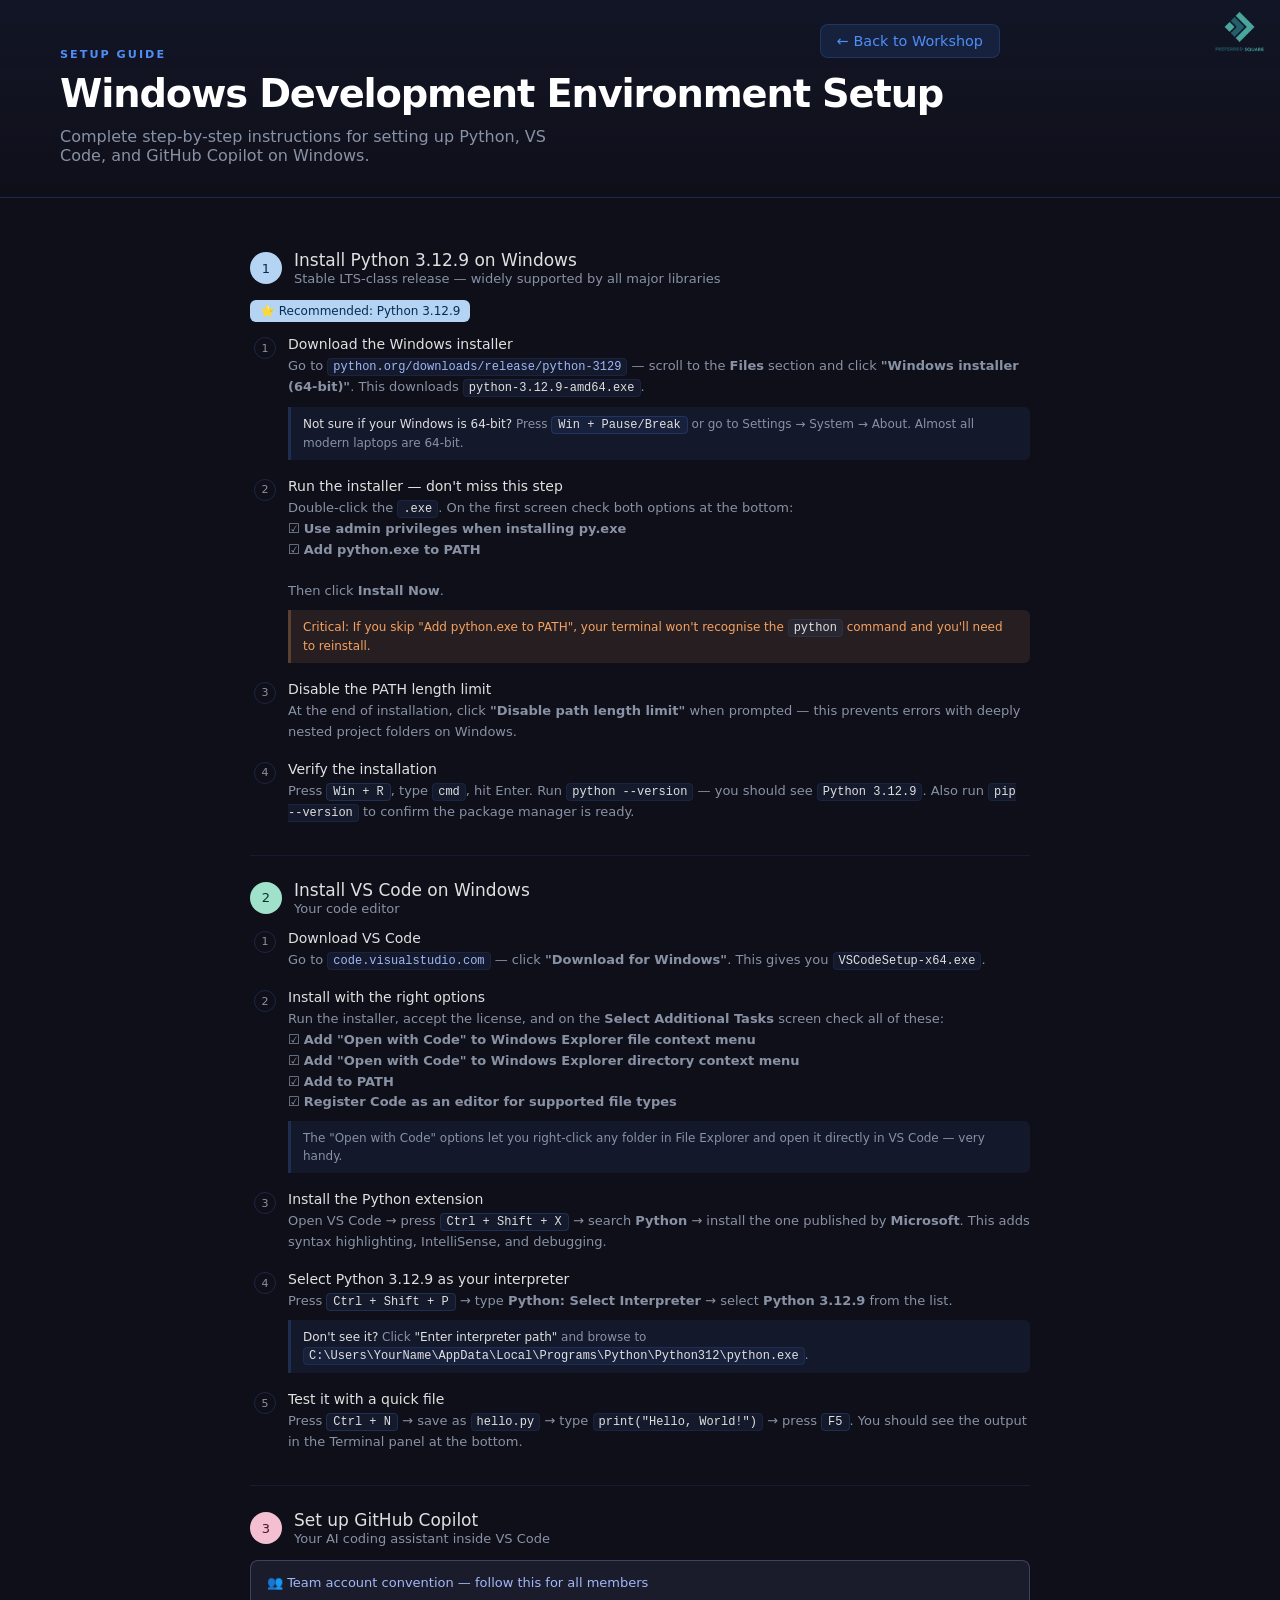
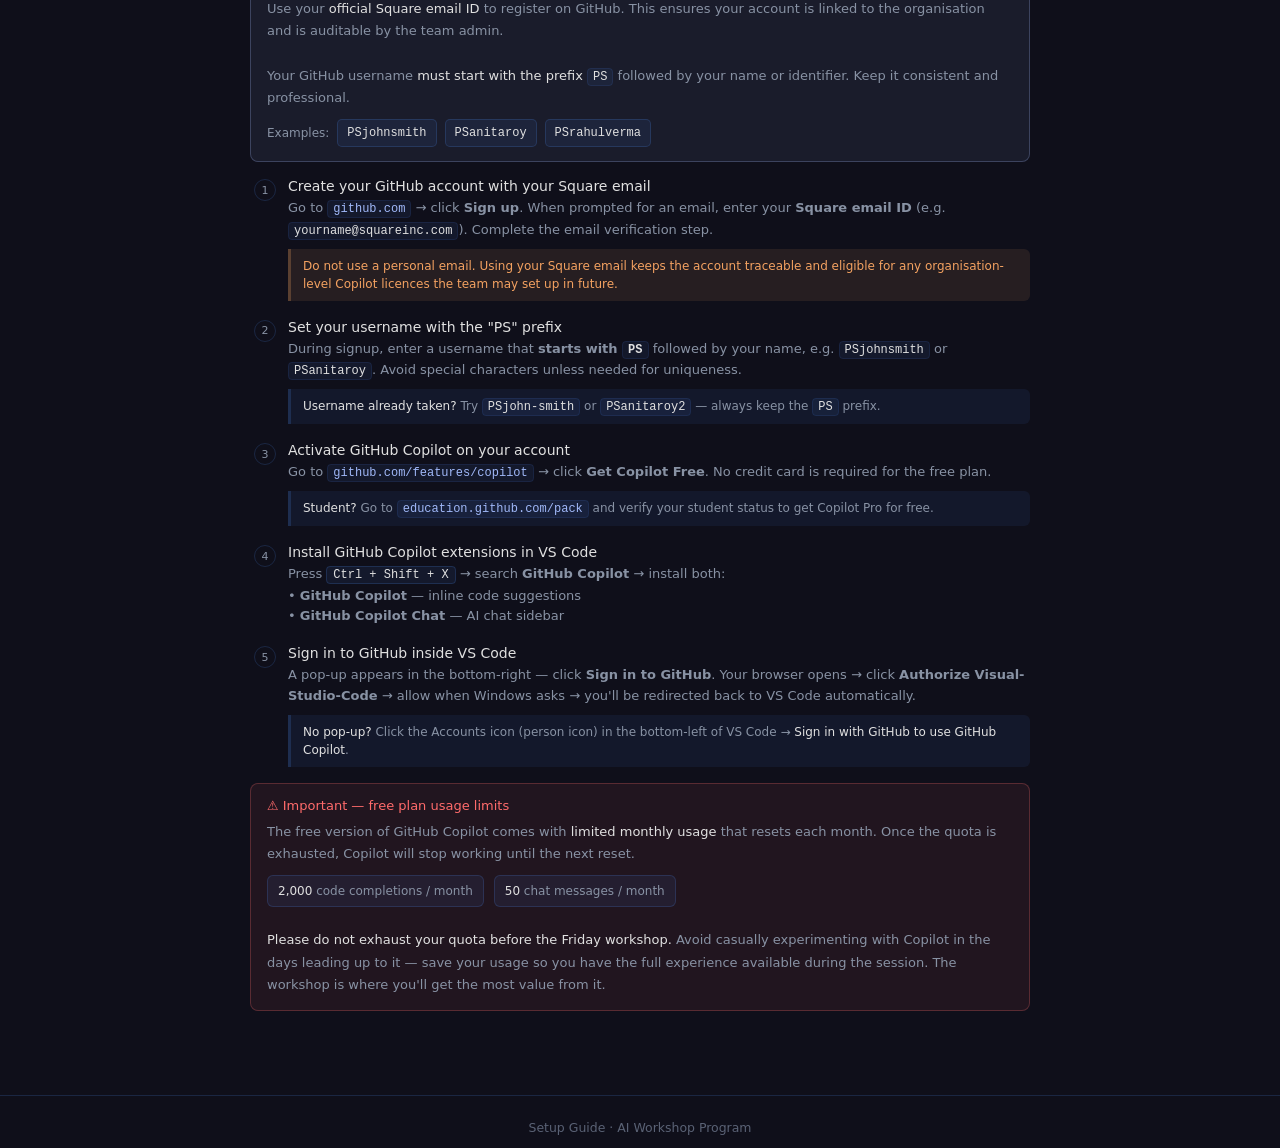
<file: setup-guide.html>
<!DOCTYPE html>
<html lang="en">
<head>
  <meta charset="UTF-8" />
  <meta name="viewport" content="width=device-width, initial-scale=1.0" />
  <title>Setup Guide - AI Workshop</title>
  <style>
    /* ── Variables ── */
    :root {
      --bg-deep:    #0f0f1a;
      --bg-surface: #1a1a2e;
      --bg-card:    #16213e;
      --accent-blue: #4f8ef7;
      --accent-teal: #64ffda;
      --accent-gold: #ffd166;
      --text-primary: #e0e0e0;
      --text-muted:   #8892a4;
      --text-dim:     #5a6275;
      --border:       rgba(79, 142, 247, 0.18);
      --color-text-primary: #e0e0e0;
      --color-text-secondary: #8892a4;
      --color-text-warning: #f4a261;
      --color-text-info: #a0b8f8;
      --color-text-danger: #ff6b6b;
      --color-background-secondary: rgba(79, 142, 247, 0.08);
      --color-background-warning: rgba(244, 162, 97, 0.1);
      --color-background-info: rgba(160, 184, 248, 0.08);
      --color-background-danger: rgba(255, 107, 107, 0.08);
      --color-border-secondary: rgba(79, 142, 247, 0.18);
      --color-border-tertiary: rgba(79, 142, 247, 0.1);
      --color-border-warning: rgba(244, 162, 97, 0.25);
      --color-border-info: rgba(160, 184, 248, 0.25);
      --color-border-danger: rgba(255, 107, 107, 0.25);
      --font-main: 'Inter', system-ui, -apple-system, sans-serif;
      --font-mono: 'Monaco', 'Menlo', 'Ubuntu Mono', monospace;
      --radius: 12px;
      --radius-lg: 20px;
    }

    * { box-sizing: border-box; margin: 0; padding: 0; }

    body {
      background: var(--bg-deep);
      color: var(--text-primary);
      font-family: var(--font-main);
      min-height: 100vh;
      display: flex;
      flex-direction: column;
    }

    /* ── Header ── */
    header {
      padding: 48px 60px 32px;
      border-bottom: 1px solid var(--border);
      background: linear-gradient(180deg, rgba(79,142,247,0.05) 0%, transparent 100%);
      position: relative;
    }

    .header-tag {
      font-size: 0.7em;
      font-weight: 600;
      letter-spacing: 0.18em;
      text-transform: uppercase;
      color: var(--accent-blue);
      margin-bottom: 12px;
    }

    header h1 {
      font-size: 2.4em;
      font-weight: 800;
      letter-spacing: -0.03em;
      color: #fff;
      line-height: 1.1;
    }

    header p {
      margin-top: 12px;
      color: var(--text-muted);
      font-size: 1em;
      max-width: 520px;
    }

    .back-link {
      position: absolute;
      top: 24px;
      right: 280px;
      display: inline-flex;
      align-items: center;
      gap: 6px;
      padding: 8px 16px;
      border-radius: 8px;
      border: 1px solid var(--border);
      background: var(--bg-card);
      color: var(--accent-blue);
      text-decoration: none;
      font-size: 0.9em;
      font-weight: 500;
      transition: all 0.2s ease;
    }

    .back-link:hover {
      border-color: rgba(79,142,247,0.5);
      background: rgba(79,142,247,0.08);
    }

    .logo-placeholder {
      position: fixed;
      top: 12px;
      right: 16px;
      height: 40px;
      z-index: 100;
      opacity: 0.85;
    }

    /* ── Main ── */
    main {
      flex: 1;
      padding: 32px 60px;
      max-width: 900px;
      margin: 0 auto;
      width: 100%;
    }

    /* ── Footer ── */
    footer {
      padding: 24px 60px;
      border-top: 1px solid var(--border);
      color: var(--text-dim);
      font-size: 0.78em;
      text-align: center;
    }

    /* ── Responsive ── */
    @media (max-width: 720px) {
      header, main { padding-left: 24px; padding-right: 24px; }
      header h1 { font-size: 1.8em; }
      .back-link { position: relative; right: auto; top: auto; margin-bottom: 20px; }
    }
  </style>
</head>
<body>

  <img src="assets/images/02.%20PS%20Logo_Vertical.png" alt="Preferred Square" class="logo-placeholder" />

  <header>
    <a href="index.html" class="back-link">← Back to Workshop</a>
    <div class="header-tag">Setup Guide</div>
    <h1>Windows Development Environment Setup</h1>
    <p>Complete step-by-step instructions for setting up Python, VS Code, and GitHub Copilot on Windows.</p>
  </header>

  <main>
    <style>
      .guide { padding: 20px 0; font-size: 15px; color: var(--color-text-primary); }
      .phase { margin-bottom: 32px; }
      .phase-header { display: flex; align-items: center; gap: 12px; margin-bottom: 14px; }
      .phase-badge { width: 32px; height: 32px; border-radius: 50%; display: flex; align-items: center; justify-content: center; font-size: 13px; font-weight: 500; flex-shrink: 0; }
      .badge-py { background: #B5D4F4; color: #042C53; }
      .badge-vs { background: #9FE1CB; color: #04342C; }
      .badge-gh { background: #F4C0D1; color: #4B1528; }
      .phase-title { font-size: 17px; font-weight: 500; color: var(--color-text-primary); }
      .phase-subtitle { font-size: 13px; color: var(--color-text-secondary); margin-top: 1px; }
      .steps { display: flex; flex-direction: column; gap: 18px; padding-left: 4px; }
      .step { display: flex; gap: 12px; align-items: flex-start; }
      .step-num { width: 22px; height: 22px; border-radius: 50%; border: 1.5px solid var(--color-border-secondary); display: flex; align-items: center; justify-content: center; font-size: 11px; font-weight: 500; color: var(--color-text-secondary); flex-shrink: 0; margin-top: 1px; }
      .step-body { flex: 1; }
      .step-title { font-weight: 500; font-size: 14px; color: var(--color-text-primary); margin-bottom: 4px; }
      .step-desc { font-size: 13px; color: var(--color-text-secondary); line-height: 1.6; }
      .step-desc code, .tip code, .warn code, .team-box code, .alert-box code { background: var(--color-background-secondary); border: 1px solid var(--color-border-tertiary); border-radius: 4px; padding: 1px 5px; font-family: var(--font-mono); font-size: 12px; color: var(--color-text-primary); }
      .tip { background: var(--color-background-secondary); border-left: 3px solid var(--color-border-secondary); border-radius: 0 6px 6px 0; padding: 8px 12px; margin-top: 8px; font-size: 12px; color: var(--color-text-secondary); line-height: 1.5; }
      .tip strong { color: var(--color-text-primary); font-weight: 500; }
      .warn { background: var(--color-background-warning); border-left: 3px solid var(--color-border-warning); border-radius: 0 6px 6px 0; padding: 8px 12px; margin-top: 8px; font-size: 12px; color: var(--color-text-warning); line-height: 1.5; }
      .warn strong { color: var(--color-text-warning); font-weight: 500; }
      .team-box { background: var(--color-background-info); border: 1.5px solid var(--color-border-info); border-radius: 8px; padding: 14px 16px; margin-bottom: 16px; }
      .team-box-title { font-size: 13px; font-weight: 500; color: var(--color-text-info); margin-bottom: 8px; }
      .team-box-body { font-size: 13px; color: var(--color-text-secondary); line-height: 1.7; }
      .team-box-body strong { color: var(--color-text-primary); font-weight: 500; }
      .example-row { display: flex; gap: 8px; align-items: center; margin-top: 10px; flex-wrap: wrap; }
      .ex-label { font-size: 12px; color: var(--color-text-secondary); }
      .ex-chip { background: var(--color-background-secondary); border: 1px solid var(--color-border-secondary); border-radius: 5px; padding: 3px 9px; font-family: var(--font-mono); font-size: 12px; color: var(--color-text-primary); }
      .alert-box { background: var(--color-background-danger); border: 1.5px solid var(--color-border-danger); border-radius: 8px; padding: 14px 16px; margin-top: 16px; }
      .alert-box-title { font-size: 13px; font-weight: 500; color: var(--color-text-danger); margin-bottom: 8px; }
      .alert-box-body { font-size: 13px; color: var(--color-text-secondary); line-height: 1.7; }
      .alert-box-body strong { color: var(--color-text-primary); font-weight: 500; }
      .usage-row { display: flex; gap: 10px; margin-top: 10px; flex-wrap: wrap; }
      .usage-pill { background: var(--color-background-secondary); border: 1px solid var(--color-border-secondary); border-radius: 6px; padding: 5px 10px; font-size: 12px; color: var(--color-text-secondary); }
      .usage-pill strong { color: var(--color-text-primary); font-weight: 500; }
      .divider { border: none; border-top: 1px solid var(--color-border-tertiary); margin: 24px 0; }
      .url { font-family: var(--font-mono); font-size: 12px; background: var(--color-background-secondary); border: 1px solid var(--color-border-tertiary); border-radius: 4px; padding: 1px 5px; color: var(--color-text-info); }
      .version-badge { display: inline-flex; align-items: center; gap: 6px; background: #B5D4F4; color: #042C53; border-radius: 6px; padding: 4px 10px; font-size: 12px; font-weight: 500; margin-bottom: 14px; }
      .shortcut { background: var(--color-background-secondary); border: 1px solid var(--color-border-secondary); border-radius: 4px; padding: 1px 6px; font-family: var(--font-mono); font-size: 12px; color: var(--color-text-primary); white-space: nowrap; }
    </style>

    <div class="guide">

      <!-- Phase 1: Python -->
      <div class="phase">
        <div class="phase-header">
          <div class="phase-badge badge-py">1</div>
          <div>
            <div class="phase-title">Install Python 3.12.9 on Windows</div>
            <div class="phase-subtitle">Stable LTS-class release — widely supported by all major libraries</div>
          </div>
        </div>
        <div class="version-badge">⭐ Recommended: Python 3.12.9</div>
        <div class="steps">
          <div class="step">
            <div class="step-num">1</div>
            <div class="step-body">
              <div class="step-title">Download the Windows installer</div>
              <div class="step-desc">Go to <span class="url">python.org/downloads/release/python-3129</span> — scroll to the <strong>Files</strong> section and click <strong>"Windows installer (64-bit)"</strong>. This downloads <code>python-3.12.9-amd64.exe</code>.</div>
              <div class="tip"><strong>Not sure if your Windows is 64-bit?</strong> Press <span class="shortcut">Win + Pause/Break</span> or go to Settings → System → About. Almost all modern laptops are 64-bit.</div>
            </div>
          </div>
          <div class="step">
            <div class="step-num">2</div>
            <div class="step-body">
              <div class="step-title">Run the installer — don't miss this step</div>
              <div class="step-desc">Double-click the <code>.exe</code>. On the first screen check both options at the bottom:
                <br>☑ <strong>Use admin privileges when installing py.exe</strong>
                <br>☑ <strong>Add python.exe to PATH</strong>
                <br><br>Then click <strong>Install Now</strong>.
              </div>
              <div class="warn"><strong>Critical:</strong> If you skip "Add python.exe to PATH", your terminal won't recognise the <code>python</code> command and you'll need to reinstall.</div>
            </div>
          </div>
          <div class="step">
            <div class="step-num">3</div>
            <div class="step-body">
              <div class="step-title">Disable the PATH length limit</div>
              <div class="step-desc">At the end of installation, click <strong>"Disable path length limit"</strong> when prompted — this prevents errors with deeply nested project folders on Windows.</div>
            </div>
          </div>
          <div class="step">
            <div class="step-num">4</div>
            <div class="step-body">
              <div class="step-title">Verify the installation</div>
              <div class="step-desc">Press <span class="shortcut">Win + R</span>, type <code>cmd</code>, hit Enter. Run <code>python --version</code> — you should see <code>Python 3.12.9</code>. Also run <code>pip --version</code> to confirm the package manager is ready.</div>
            </div>
          </div>
        </div>
      </div>

      <hr class="divider">

      <!-- Phase 2: VS Code -->
      <div class="phase">
        <div class="phase-header">
          <div class="phase-badge badge-vs">2</div>
          <div>
            <div class="phase-title">Install VS Code on Windows</div>
            <div class="phase-subtitle">Your code editor</div>
          </div>
        </div>
        <div class="steps">
          <div class="step">
            <div class="step-num">1</div>
            <div class="step-body">
              <div class="step-title">Download VS Code</div>
              <div class="step-desc">Go to <span class="url">code.visualstudio.com</span> — click <strong>"Download for Windows"</strong>. This gives you <code>VSCodeSetup-x64.exe</code>.</div>
            </div>
          </div>
          <div class="step">
            <div class="step-num">2</div>
            <div class="step-body">
              <div class="step-title">Install with the right options</div>
              <div class="step-desc">Run the installer, accept the license, and on the <strong>Select Additional Tasks</strong> screen check all of these:
                <br>☑ <strong>Add "Open with Code" to Windows Explorer file context menu</strong>
                <br>☑ <strong>Add "Open with Code" to Windows Explorer directory context menu</strong>
                <br>☑ <strong>Add to PATH</strong>
                <br>☑ <strong>Register Code as an editor for supported file types</strong>
              </div>
              <div class="tip">The "Open with Code" options let you right-click any folder in File Explorer and open it directly in VS Code — very handy.</div>
            </div>
          </div>
          <div class="step">
            <div class="step-num">3</div>
            <div class="step-body">
              <div class="step-title">Install the Python extension</div>
              <div class="step-desc">Open VS Code → press <span class="shortcut">Ctrl + Shift + X</span> → search <strong>Python</strong> → install the one published by <strong>Microsoft</strong>. This adds syntax highlighting, IntelliSense, and debugging.</div>
            </div>
          </div>
          <div class="step">
            <div class="step-num">4</div>
            <div class="step-body">
              <div class="step-title">Select Python 3.12.9 as your interpreter</div>
              <div class="step-desc">Press <span class="shortcut">Ctrl + Shift + P</span> → type <strong>Python: Select Interpreter</strong> → select <strong>Python 3.12.9</strong> from the list.</div>
              <div class="tip"><strong>Don't see it?</strong> Click <strong>"Enter interpreter path"</strong> and browse to <code>C:\Users\YourName\AppData\Local\Programs\Python\Python312\python.exe</code>.</div>
            </div>
          </div>
          <div class="step">
            <div class="step-num">5</div>
            <div class="step-body">
              <div class="step-title">Test it with a quick file</div>
              <div class="step-desc">Press <span class="shortcut">Ctrl + N</span> → save as <code>hello.py</code> → type <code>print("Hello, World!")</code> → press <span class="shortcut">F5</span>. You should see the output in the Terminal panel at the bottom.</div>
            </div>
          </div>
        </div>
      </div>

      <hr class="divider">

      <!-- Phase 3: GitHub Copilot -->
      <div class="phase">
        <div class="phase-header">
          <div class="phase-badge badge-gh">3</div>
          <div>
            <div class="phase-title">Set up GitHub Copilot</div>
            <div class="phase-subtitle">Your AI coding assistant inside VS Code</div>
          </div>
        </div>

        <!-- Team convention box -->
        <div class="team-box">
          <div class="team-box-title">👥 Team account convention — follow this for all members</div>
          <div class="team-box-body">
            Use your <strong>official Square email ID</strong> to register on GitHub. This ensures your account is linked to the organisation and is auditable by the team admin.
            <br><br>
            Your GitHub username <strong>must start with the prefix <code>PS</code></strong> followed by your name or identifier. Keep it consistent and professional.
            <div class="example-row">
              <span class="ex-label">Examples:</span>
              <span class="ex-chip">PSjohnsmith</span>
              <span class="ex-chip">PSanitaroy</span>
              <span class="ex-chip">PSrahulverma</span>
            </div>
          </div>
        </div>

        <div class="steps">
          <div class="step">
            <div class="step-num">1</div>
            <div class="step-body">
              <div class="step-title">Create your GitHub account with your Square email</div>
              <div class="step-desc">Go to <span class="url">github.com</span> → click <strong>Sign up</strong>. When prompted for an email, enter your <strong>Square email ID</strong> (e.g. <code>yourname@squareinc.com</code>). Complete the email verification step.</div>
              <div class="warn"><strong>Do not use a personal email.</strong> Using your Square email keeps the account traceable and eligible for any organisation-level Copilot licences the team may set up in future.</div>
            </div>
          </div>
          <div class="step">
            <div class="step-num">2</div>
            <div class="step-body">
              <div class="step-title">Set your username with the "PS" prefix</div>
              <div class="step-desc">During signup, enter a username that <strong>starts with <code>PS</code></strong> followed by your name, e.g. <code>PSjohnsmith</code> or <code>PSanitaroy</code>. Avoid special characters unless needed for uniqueness.</div>
              <div class="tip"><strong>Username already taken?</strong> Try <code>PSjohn-smith</code> or <code>PSanitaroy2</code> — always keep the <code>PS</code> prefix.</div>
            </div>
          </div>
          <div class="step">
            <div class="step-num">3</div>
            <div class="step-body">
              <div class="step-title">Activate GitHub Copilot on your account</div>
              <div class="step-desc">Go to <span class="url">github.com/features/copilot</span> → click <strong>Get Copilot Free</strong>. No credit card is required for the free plan.</div>
              <div class="tip"><strong>Student?</strong> Go to <span class="url">education.github.com/pack</span> and verify your student status to get Copilot Pro for free.</div>
            </div>
          </div>
          <div class="step">
            <div class="step-num">4</div>
            <div class="step-body">
              <div class="step-title">Install GitHub Copilot extensions in VS Code</div>
              <div class="step-desc">Press <span class="shortcut">Ctrl + Shift + X</span> → search <strong>GitHub Copilot</strong> → install both:
                <br>• <strong>GitHub Copilot</strong> — inline code suggestions
                <br>• <strong>GitHub Copilot Chat</strong> — AI chat sidebar
              </div>
            </div>
          </div>
          <div class="step">
            <div class="step-num">5</div>
            <div class="step-body">
              <div class="step-title">Sign in to GitHub inside VS Code</div>
              <div class="step-desc">A pop-up appears in the bottom-right — click <strong>Sign in to GitHub</strong>. Your browser opens → click <strong>Authorize Visual-Studio-Code</strong> → allow when Windows asks → you'll be redirected back to VS Code automatically.</div>
              <div class="tip"><strong>No pop-up?</strong> Click the Accounts icon (person icon) in the bottom-left of VS Code → <strong>Sign in with GitHub to use GitHub Copilot</strong>.</div>
            </div>
          </div>
        </div>

        <!-- Usage limit warning -->
        <div class="alert-box">
          <div class="alert-box-title">⚠️ Important — free plan usage limits</div>
          <div class="alert-box-body">
            The free version of GitHub Copilot comes with <strong>limited monthly usage</strong> that resets each month. Once the quota is exhausted, Copilot will stop working until the next reset.
            <div class="usage-row">
              <div class="usage-pill"><strong>2,000</strong> code completions / month</div>
              <div class="usage-pill"><strong>50</strong> chat messages / month</div>
            </div>
            <br>
            <strong>Please do not exhaust your quota before the Friday workshop.</strong> Avoid casually experimenting with Copilot in the days leading up to it — save your usage so you have the full experience available during the session. The workshop is where you'll get the most value from it.
          </div>
        </div>

      </div>

    </div>
  </main>

  <footer>
    <span>Setup Guide · AI Workshop Program</span>
  </footer>

</body>
</html>
</file>
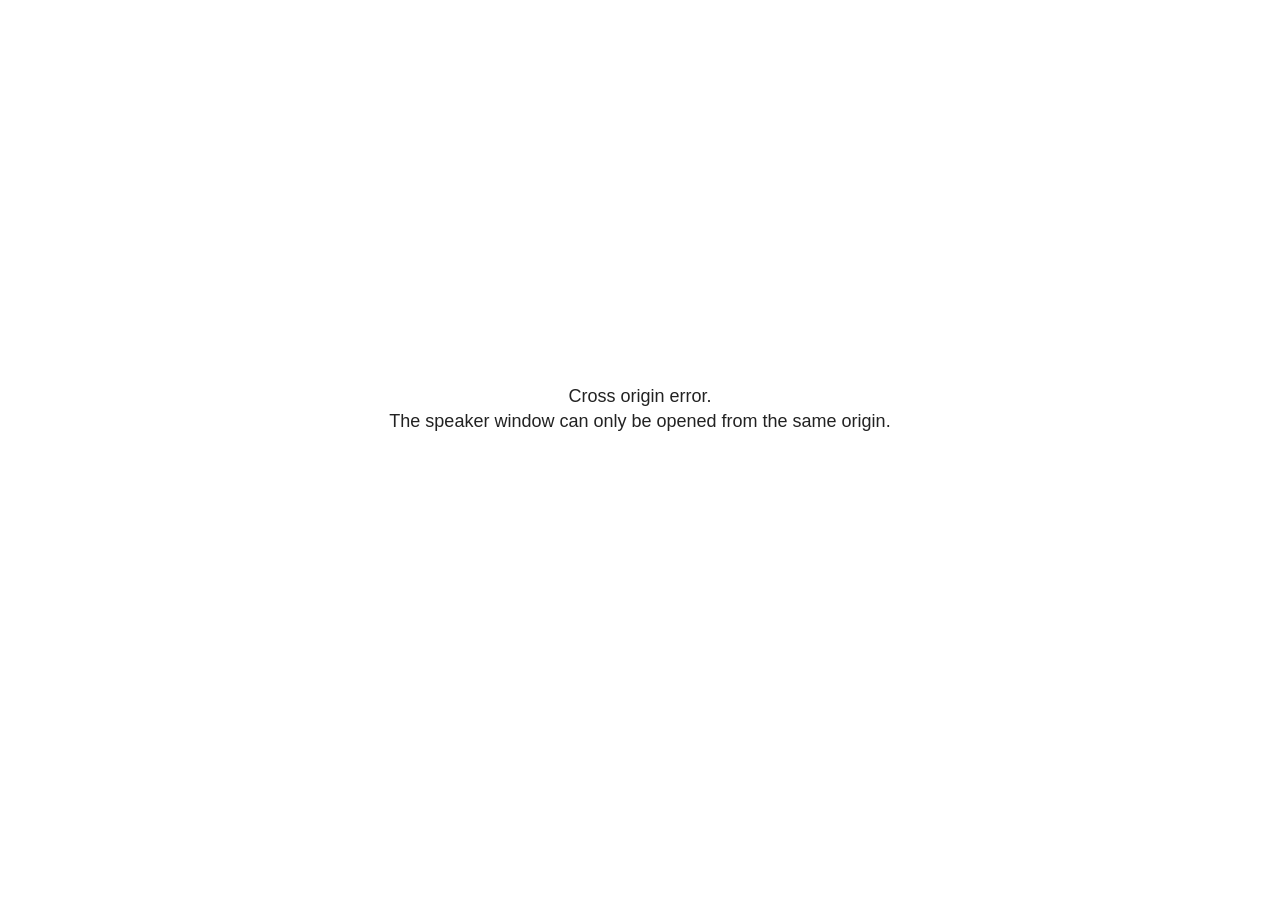
<file: assets/reveal/plugin/notes/speaker-view.html>
<!--
	NOTE: You need to build the notes plugin after making changes to this file.
-->
<html lang="en">
	<head>
		<meta charset="utf-8">

		<title>reveal.js - Speaker View</title>

		<style>
			body {
				font-family: Helvetica;
				font-size: 18px;
			}

			#current-slide,
			#upcoming-slide,
			#speaker-controls {
				padding: 6px;
				box-sizing: border-box;
				-moz-box-sizing: border-box;
			}

			#current-slide iframe,
			#upcoming-slide iframe {
				width: 100%;
				height: 100%;
				border: 1px solid #ddd;
			}

			#current-slide .label,
			#upcoming-slide .label {
				position: absolute;
				top: 10px;
				left: 10px;
				z-index: 2;
			}

			#connection-status {
				position: absolute;
				top: 0;
				left: 0;
				width: 100%;
				height: 100%;
				z-index: 20;
				padding: 30% 20% 20% 20%;
				font-size: 18px;
				color: #222;
				background: #fff;
				text-align: center;
				box-sizing: border-box;
				line-height: 1.4;
			}

			.overlay-element {
				height: 34px;
				line-height: 34px;
				padding: 0 10px;
				text-shadow: none;
				background: rgba( 220, 220, 220, 0.8 );
				color: #222;
				font-size: 14px;
			}

			.overlay-element.interactive:hover {
				background: rgba( 220, 220, 220, 1 );
			}

			#current-slide {
				position: absolute;
				width: 60%;
				height: 100%;
				top: 0;
				left: 0;
				padding-right: 0;
			}

			#upcoming-slide {
				position: absolute;
				width: 40%;
				height: 40%;
				right: 0;
				top: 0;
			}

			/* Speaker controls */
			#speaker-controls {
				position: absolute;
				top: 40%;
				right: 0;
				width: 40%;
				height: 60%;
				overflow: auto;
				font-size: 18px;
			}

				.speaker-controls-time.hidden,
				.speaker-controls-notes.hidden {
					display: none;
				}

				.speaker-controls-time .label,
				.speaker-controls-pace .label,
				.speaker-controls-notes .label {
					text-transform: uppercase;
					font-weight: normal;
					font-size: 0.66em;
					color: #666;
					margin: 0;
				}

				.speaker-controls-time, .speaker-controls-pace {
					border-bottom: 1px solid rgba( 200, 200, 200, 0.5 );
					margin-bottom: 10px;
					padding: 10px 16px;
					padding-bottom: 20px;
					cursor: pointer;
				}

				.speaker-controls-time .reset-button {
					opacity: 0;
					float: right;
					color: #666;
					text-decoration: none;
				}
				.speaker-controls-time:hover .reset-button {
					opacity: 1;
				}

				.speaker-controls-time .timer,
				.speaker-controls-time .clock {
					width: 50%;
				}

				.speaker-controls-time .timer,
				.speaker-controls-time .clock,
				.speaker-controls-time .pacing .hours-value,
				.speaker-controls-time .pacing .minutes-value,
				.speaker-controls-time .pacing .seconds-value {
					font-size: 1.9em;
				}

				.speaker-controls-time .timer {
					float: left;
				}

				.speaker-controls-time .clock {
					float: right;
					text-align: right;
				}

				.speaker-controls-time span.mute {
					opacity: 0.3;
				}

				.speaker-controls-time .pacing-title {
					margin-top: 5px;
				}

				.speaker-controls-time .pacing.ahead {
					color: blue;
				}

				.speaker-controls-time .pacing.on-track {
					color: green;
				}

				.speaker-controls-time .pacing.behind {
					color: red;
				}

				.speaker-controls-notes {
					padding: 10px 16px;
				}

				.speaker-controls-notes .value {
					margin-top: 5px;
					line-height: 1.4;
					font-size: 1.2em;
				}

			/* Layout selector */
			#speaker-layout {
				position: absolute;
				top: 10px;
				right: 10px;
				color: #222;
				z-index: 10;
			}
				#speaker-layout select {
					position: absolute;
					width: 100%;
					height: 100%;
					top: 0;
					left: 0;
					border: 0;
					box-shadow: 0;
					cursor: pointer;
					opacity: 0;

					font-size: 1em;
					background-color: transparent;

					-moz-appearance: none;
					-webkit-appearance: none;
					-webkit-tap-highlight-color: rgba(0, 0, 0, 0);
				}

				#speaker-layout select:focus {
					outline: none;
					box-shadow: none;
				}

			.clear {
				clear: both;
			}

			/* Speaker layout: Wide */
			body[data-speaker-layout="wide"] #current-slide,
			body[data-speaker-layout="wide"] #upcoming-slide {
				width: 50%;
				height: 45%;
				padding: 6px;
			}

			body[data-speaker-layout="wide"] #current-slide {
				top: 0;
				left: 0;
			}

			body[data-speaker-layout="wide"] #upcoming-slide {
				top: 0;
				left: 50%;
			}

			body[data-speaker-layout="wide"] #speaker-controls {
				top: 45%;
				left: 0;
				width: 100%;
				height: 50%;
				font-size: 1.25em;
			}

			/* Speaker layout: Tall */
			body[data-speaker-layout="tall"] #current-slide,
			body[data-speaker-layout="tall"] #upcoming-slide {
				width: 45%;
				height: 50%;
				padding: 6px;
			}

			body[data-speaker-layout="tall"] #current-slide {
				top: 0;
				left: 0;
			}

			body[data-speaker-layout="tall"] #upcoming-slide {
				top: 50%;
				left: 0;
			}

			body[data-speaker-layout="tall"] #speaker-controls {
				padding-top: 40px;
				top: 0;
				left: 45%;
				width: 55%;
				height: 100%;
				font-size: 1.25em;
			}

			/* Speaker layout: Notes only */
			body[data-speaker-layout="notes-only"] #current-slide,
			body[data-speaker-layout="notes-only"] #upcoming-slide {
				display: none;
			}

			body[data-speaker-layout="notes-only"] #speaker-controls {
				padding-top: 40px;
				top: 0;
				left: 0;
				width: 100%;
				height: 100%;
				font-size: 1.25em;
			}

			@media screen and (max-width: 1080px) {
				body[data-speaker-layout="default"] #speaker-controls {
					font-size: 16px;
				}
			}

			@media screen and (max-width: 900px) {
				body[data-speaker-layout="default"] #speaker-controls {
					font-size: 14px;
				}
			}

			@media screen and (max-width: 800px) {
				body[data-speaker-layout="default"] #speaker-controls {
					font-size: 12px;
				}
			}

		</style>
	</head>

	<body>

		<div id="connection-status">Loading speaker view...</div>

		<div id="current-slide"></div>
		<div id="upcoming-slide"><span class="overlay-element label">Upcoming</span></div>
		<div id="speaker-controls">
			<div class="speaker-controls-time">
				<h4 class="label">Time <span class="reset-button">Click to Reset</span></h4>
				<div class="clock">
					<span class="clock-value">0:00 AM</span>
				</div>
				<div class="timer">
					<span class="hours-value">00</span><span class="minutes-value">:00</span><span class="seconds-value">:00</span>
				</div>
				<div class="clear"></div>

				<h4 class="label pacing-title" style="display: none">Pacing – Time to finish current slide</h4>
				<div class="pacing" style="display: none">
					<span class="hours-value">00</span><span class="minutes-value">:00</span><span class="seconds-value">:00</span>
				</div>
			</div>

			<div class="speaker-controls-notes hidden">
				<h4 class="label">Notes</h4>
				<div class="value"></div>
			</div>
		</div>
		<div id="speaker-layout" class="overlay-element interactive">
			<span class="speaker-layout-label"></span>
			<select class="speaker-layout-dropdown"></select>
		</div>

		<script>

			(function() {

				var notes,
					notesValue,
					currentState,
					currentSlide,
					upcomingSlide,
					layoutLabel,
					layoutDropdown,
					pendingCalls = {},
					lastRevealApiCallId = 0,
					connected = false

				var connectionStatus = document.querySelector( '#connection-status' );

				var SPEAKER_LAYOUTS = {
					'default': 'Default',
					'wide': 'Wide',
					'tall': 'Tall',
					'notes-only': 'Notes only'
				};

				setupLayout();

				let openerOrigin;

				try {
					openerOrigin = window.opener.location.origin;
				}
				catch ( error ) { console.warn( error ) }

				// In order to prevent XSS, the speaker view will only run if its
				// opener has the same origin as itself
				if( window.location.origin !== openerOrigin ) {
					connectionStatus.innerHTML = 'Cross origin error.<br>The speaker window can only be opened from the same origin.';
					return;
				}

				var connectionTimeout = setTimeout( function() {
					connectionStatus.innerHTML = 'Error connecting to main window.<br>Please try closing and reopening the speaker view.';
				}, 5000 );

				window.addEventListener( 'message', function( event ) {

					// Validate the origin of all messages to avoid parsing messages
					// that aren't meant for us. Ignore when running off file:// so
					// that the speaker view continues to work without a web server.
					if( window.location.origin !== event.origin && window.location.origin !== 'file://' ) {
						return
					}

					clearTimeout( connectionTimeout );
					connectionStatus.style.display = 'none';

					var data = JSON.parse( event.data );

					// The overview mode is only useful to the reveal.js instance
					// where navigation occurs so we don't sync it
					if( data.state ) delete data.state.overview;

					// Messages sent by the notes plugin inside of the main window
					if( data && data.namespace === 'reveal-notes' ) {
						if( data.type === 'connect' ) {
							handleConnectMessage( data );
						}
						else if( data.type === 'state' ) {
							handleStateMessage( data );
						}
						else if( data.type === 'return' ) {
							pendingCalls[data.callId](data.result);
							delete pendingCalls[data.callId];
						}
					}
					// Messages sent by the reveal.js inside of the current slide preview
					else if( data && data.namespace === 'reveal' ) {
						if( /ready/.test( data.eventName ) ) {
							// Send a message back to notify that the handshake is complete
							window.opener.postMessage( JSON.stringify({ namespace: 'reveal-notes', type: 'connected'} ), '*' );
						}
						else if( /slidechanged|fragmentshown|fragmenthidden|paused|resumed/.test( data.eventName ) && currentState !== JSON.stringify( data.state ) ) {

							dispatchStateToMainWindow( data.state );

						}
					}

				} );

				/**
				 * Updates the presentation in the main window to match the state
				 * of the presentation in the notes window.
				 */
				const dispatchStateToMainWindow = debounce(( state ) => {
					window.opener.postMessage( JSON.stringify({ method: 'setState', args: [ state ]} ), '*' );
				}, 500);

				/**
				 * Asynchronously calls the Reveal.js API of the main frame.
				 */
				function callRevealApi( methodName, methodArguments, callback ) {

					var callId = ++lastRevealApiCallId;
					pendingCalls[callId] = callback;
					window.opener.postMessage( JSON.stringify( {
						namespace: 'reveal-notes',
						type: 'call',
						callId: callId,
						methodName: methodName,
						arguments: methodArguments
					} ), '*' );

				}

				/**
				 * Called when the main window is trying to establish a
				 * connection.
				 */
				function handleConnectMessage( data ) {

					if( connected === false ) {
						connected = true;

						setupIframes( data );
						setupKeyboard();
						setupNotes();
						setupTimer();
						setupHeartbeat();
					}

				}

				/**
				 * Called when the main window sends an updated state.
				 */
				function handleStateMessage( data ) {

					// Store the most recently set state to avoid circular loops
					// applying the same state
					currentState = JSON.stringify( data.state );

					// No need for updating the notes in case of fragment changes
					if ( data.notes ) {
						notes.classList.remove( 'hidden' );
						notesValue.style.whiteSpace = data.whitespace;
						if( data.markdown ) {
							notesValue.innerHTML = marked( data.notes );
						}
						else {
							notesValue.innerHTML = data.notes;
						}
					}
					else {
						notes.classList.add( 'hidden' );
					}

					// Update the note slides
					currentSlide.contentWindow.postMessage( JSON.stringify({ method: 'setState', args: [ data.state ] }), '*' );
					upcomingSlide.contentWindow.postMessage( JSON.stringify({ method: 'setState', args: [ data.state ] }), '*' );
					upcomingSlide.contentWindow.postMessage( JSON.stringify({ method: 'next' }), '*' );

				}

				// Limit to max one state update per X ms
				handleStateMessage = debounce( handleStateMessage, 200 );

				/**
				 * Forward keyboard events to the current slide window.
				 * This enables keyboard events to work even if focus
				 * isn't set on the current slide iframe.
				 *
				 * Block F5 default handling, it reloads and disconnects
				 * the speaker notes window.
				 */
				function setupKeyboard() {

					document.addEventListener( 'keydown', function( event ) {
						if( event.keyCode === 116 || ( event.metaKey && event.keyCode === 82 ) ) {
							event.preventDefault();
							return false;
						}
						currentSlide.contentWindow.postMessage( JSON.stringify({ method: 'triggerKey', args: [ event.keyCode ] }), '*' );
					} );

				}

				/**
				 * Creates the preview iframes.
				 */
				function setupIframes( data ) {

					var params = [
						'receiver',
						'progress=false',
						'history=false',
						'transition=none',
						'autoSlide=0',
						'backgroundTransition=none'
					].join( '&' );

					var urlSeparator = /\?/.test(data.url) ? '&' : '?';
					var hash = '#/' + data.state.indexh + '/' + data.state.indexv;
					var currentURL = data.url + urlSeparator + params + '&scrollActivationWidth=false&postMessageEvents=true' + hash;
					var upcomingURL = data.url + urlSeparator + params + '&scrollActivationWidth=false&controls=false' + hash;

					currentSlide = document.createElement( 'iframe' );
					currentSlide.setAttribute( 'width', 1280 );
					currentSlide.setAttribute( 'height', 1024 );
					currentSlide.setAttribute( 'src', currentURL );
					document.querySelector( '#current-slide' ).appendChild( currentSlide );

					upcomingSlide = document.createElement( 'iframe' );
					upcomingSlide.setAttribute( 'width', 640 );
					upcomingSlide.setAttribute( 'height', 512 );
					upcomingSlide.setAttribute( 'src', upcomingURL );
					document.querySelector( '#upcoming-slide' ).appendChild( upcomingSlide );

				}

				/**
				 * Setup the notes UI.
				 */
				function setupNotes() {

					notes = document.querySelector( '.speaker-controls-notes' );
					notesValue = document.querySelector( '.speaker-controls-notes .value' );

				}

				/**
				 * We send out a heartbeat at all times to ensure we can
				 * reconnect with the main presentation window after reloads.
				 */
				function setupHeartbeat() {

					setInterval( () => {
						window.opener.postMessage( JSON.stringify({ namespace: 'reveal-notes', type: 'heartbeat'} ), '*' );
					}, 1000 );

				}

				function getTimings( callback ) {

					callRevealApi( 'getSlidesAttributes', [], function ( slideAttributes ) {
						callRevealApi( 'getConfig', [], function ( config ) {
							var totalTime = config.totalTime;
							var minTimePerSlide = config.minimumTimePerSlide || 0;
							var defaultTiming = config.defaultTiming;
							if ((defaultTiming == null) && (totalTime == null)) {
								callback(null);
								return;
							}
							// Setting totalTime overrides defaultTiming
							if (totalTime) {
								defaultTiming = 0;
							}
							var timings = [];
							for ( var i in slideAttributes ) {
								var slide = slideAttributes[ i ];
								var timing = defaultTiming;
								if( slide.hasOwnProperty( 'data-timing' )) {
									var t = slide[ 'data-timing' ];
									timing = parseInt(t);
									if( isNaN(timing) ) {
										console.warn("Could not parse timing '" + t + "' of slide " + i + "; using default of " + defaultTiming);
										timing = defaultTiming;
									}
								}
								timings.push(timing);
							}
							if ( totalTime ) {
								// After we've allocated time to individual slides, we summarize it and
								// subtract it from the total time
								var remainingTime = totalTime - timings.reduce( function(a, b) { return a + b; }, 0 );
								// The remaining time is divided by the number of slides that have 0 seconds
								// allocated at the moment, giving the average time-per-slide on the remaining slides
								var remainingSlides = (timings.filter( function(x) { return x == 0 }) ).length
								var timePerSlide = Math.round( remainingTime / remainingSlides, 0 )
								// And now we replace every zero-value timing with that average
								timings = timings.map( function(x) { return (x==0 ? timePerSlide : x) } );
							}
							var slidesUnderMinimum = timings.filter( function(x) { return (x < minTimePerSlide) } ).length
							if ( slidesUnderMinimum ) {
								message = "The pacing time for " + slidesUnderMinimum + " slide(s) is under the configured minimum of " + minTimePerSlide + " seconds. Check the data-timing attribute on individual slides, or consider increasing the totalTime or minimumTimePerSlide configuration options (or removing some slides).";
								alert(message);
							}
							callback( timings );
						} );
					} );

				}

				/**
				 * Return the number of seconds allocated for presenting
				 * all slides up to and including this one.
				 */
				function getTimeAllocated( timings, callback ) {

					callRevealApi( 'getSlidePastCount', [], function ( currentSlide ) {
						var allocated = 0;
						for (var i in timings.slice(0, currentSlide + 1)) {
							allocated += timings[i];
						}
						callback( allocated );
					} );

				}

				/**
				 * Create the timer and clock and start updating them
				 * at an interval.
				 */
				function setupTimer() {

					var start = new Date(),
					timeEl = document.querySelector( '.speaker-controls-time' ),
					clockEl = timeEl.querySelector( '.clock-value' ),
					hoursEl = timeEl.querySelector( '.hours-value' ),
					minutesEl = timeEl.querySelector( '.minutes-value' ),
					secondsEl = timeEl.querySelector( '.seconds-value' ),
					pacingTitleEl = timeEl.querySelector( '.pacing-title' ),
					pacingEl = timeEl.querySelector( '.pacing' ),
					pacingHoursEl = pacingEl.querySelector( '.hours-value' ),
					pacingMinutesEl = pacingEl.querySelector( '.minutes-value' ),
					pacingSecondsEl = pacingEl.querySelector( '.seconds-value' );

					var timings = null;
					getTimings( function ( _timings ) {

						timings = _timings;
						if (_timings !== null) {
							pacingTitleEl.style.removeProperty('display');
							pacingEl.style.removeProperty('display');
						}

						// Update once directly
						_updateTimer();

						// Then update every second
						setInterval( _updateTimer, 1000 );

					} );


					function _resetTimer() {

						if (timings == null) {
							start = new Date();
							_updateTimer();
						}
						else {
							// Reset timer to beginning of current slide
							getTimeAllocated( timings, function ( slideEndTimingSeconds ) {
								var slideEndTiming = slideEndTimingSeconds * 1000;
								callRevealApi( 'getSlidePastCount', [], function ( currentSlide ) {
									var currentSlideTiming = timings[currentSlide] * 1000;
									var previousSlidesTiming = slideEndTiming - currentSlideTiming;
									var now = new Date();
									start = new Date(now.getTime() - previousSlidesTiming);
									_updateTimer();
								} );
							} );
						}

					}

					timeEl.addEventListener( 'click', function() {
						_resetTimer();
						return false;
					} );

					function _displayTime( hrEl, minEl, secEl, time) {

						var sign = Math.sign(time) == -1 ? "-" : "";
						time = Math.abs(Math.round(time / 1000));
						var seconds = time % 60;
						var minutes = Math.floor( time / 60 ) % 60 ;
						var hours = Math.floor( time / ( 60 * 60 )) ;
						hrEl.innerHTML = sign + zeroPadInteger( hours );
						if (hours == 0) {
							hrEl.classList.add( 'mute' );
						}
						else {
							hrEl.classList.remove( 'mute' );
						}
						minEl.innerHTML = ':' + zeroPadInteger( minutes );
						if (hours == 0 && minutes == 0) {
							minEl.classList.add( 'mute' );
						}
						else {
							minEl.classList.remove( 'mute' );
						}
						secEl.innerHTML = ':' + zeroPadInteger( seconds );
					}

					function _updateTimer() {

						var diff, hours, minutes, seconds,
						now = new Date();

						diff = now.getTime() - start.getTime();

						clockEl.innerHTML = now.toLocaleTimeString( 'en-US', { hour12: true, hour: '2-digit', minute:'2-digit' } );
						_displayTime( hoursEl, minutesEl, secondsEl, diff );
						if (timings !== null) {
							_updatePacing(diff);
						}

					}

					function _updatePacing(diff) {

						getTimeAllocated( timings, function ( slideEndTimingSeconds ) {
							var slideEndTiming = slideEndTimingSeconds * 1000;

							callRevealApi( 'getSlidePastCount', [], function ( currentSlide ) {
								var currentSlideTiming = timings[currentSlide] * 1000;
								var timeLeftCurrentSlide = slideEndTiming - diff;
								if (timeLeftCurrentSlide < 0) {
									pacingEl.className = 'pacing behind';
								}
								else if (timeLeftCurrentSlide < currentSlideTiming) {
									pacingEl.className = 'pacing on-track';
								}
								else {
									pacingEl.className = 'pacing ahead';
								}
								_displayTime( pacingHoursEl, pacingMinutesEl, pacingSecondsEl, timeLeftCurrentSlide );
							} );
						} );
					}

				}

				/**
				 * Sets up the speaker view layout and layout selector.
				 */
				function setupLayout() {

					layoutDropdown = document.querySelector( '.speaker-layout-dropdown' );
					layoutLabel = document.querySelector( '.speaker-layout-label' );

					// Render the list of available layouts
					for( var id in SPEAKER_LAYOUTS ) {
						var option = document.createElement( 'option' );
						option.setAttribute( 'value', id );
						option.textContent = SPEAKER_LAYOUTS[ id ];
						layoutDropdown.appendChild( option );
					}

					// Monitor the dropdown for changes
					layoutDropdown.addEventListener( 'change', function( event ) {

						setLayout( layoutDropdown.value );

					}, false );

					// Restore any currently persisted layout
					setLayout( getLayout() );

				}

				/**
				 * Sets a new speaker view layout. The layout is persisted
				 * in local storage.
				 */
				function setLayout( value ) {

					var title = SPEAKER_LAYOUTS[ value ];

					layoutLabel.innerHTML = 'Layout' + ( title ? ( ': ' + title ) : '' );
					layoutDropdown.value = value;

					document.body.setAttribute( 'data-speaker-layout', value );

					// Persist locally
					if( supportsLocalStorage() ) {
						window.localStorage.setItem( 'reveal-speaker-layout', value );
					}

				}

				/**
				 * Returns the ID of the most recently set speaker layout
				 * or our default layout if none has been set.
				 */
				function getLayout() {

					if( supportsLocalStorage() ) {
						var layout = window.localStorage.getItem( 'reveal-speaker-layout' );
						if( layout ) {
							return layout;
						}
					}

					// Default to the first record in the layouts hash
					for( var id in SPEAKER_LAYOUTS ) {
						return id;
					}

				}

				function supportsLocalStorage() {

					try {
						localStorage.setItem('test', 'test');
						localStorage.removeItem('test');
						return true;
					}
					catch( e ) {
						return false;
					}

				}

				function zeroPadInteger( num ) {

					var str = '00' + parseInt( num );
					return str.substring( str.length - 2 );

				}

				/**
				 * Limits the frequency at which a function can be called.
				 */
				function debounce( fn, ms ) {

					var lastTime = 0,
						timeout;

					return function() {

						var args = arguments;
						var context = this;

						clearTimeout( timeout );

						var timeSinceLastCall = Date.now() - lastTime;
						if( timeSinceLastCall > ms ) {
							fn.apply( context, args );
							lastTime = Date.now();
						}
						else {
							timeout = setTimeout( function() {
								fn.apply( context, args );
								lastTime = Date.now();
							}, ms - timeSinceLastCall );
						}

					}

				}

			})();

		</script>
	</body>
</html>
</file>
<file: assets/css/theme.css>
/* ============================================================
   AI Training Website — Custom Dark Theme
   ============================================================ */

:root {
  --bg-deep:    #0f0f1a;
  --bg-surface: #1a1a2e;
  --bg-card:    #16213e;
  --accent-blue: #4f8ef7;
  --accent-teal: #64ffda;
  --accent-gold: #ffd166;
  --text-primary: #e0e0e0;
  --text-muted:   #8892a4;
  --text-dim:     #5a6275;
  --border:       rgba(79, 142, 247, 0.2);
  --border-bright: rgba(79, 142, 247, 0.5);
  --font-main: 'Inter', system-ui, -apple-system, sans-serif;
  --font-mono: 'Fira Code', 'Cascadia Code', 'Consolas', monospace;
  --radius: 10px;
  --radius-lg: 16px;
  --shadow: 0 4px 24px rgba(0,0,0,0.4);
  --shadow-lg: 0 8px 48px rgba(0,0,0,0.6);
}

/* ── Reveal.js overrides ── */
.reveal-viewport {
  background: var(--bg-deep);
}

.reveal {
  font-family: var(--font-main);
  color: var(--text-primary);
}

.reveal h1, .reveal h2, .reveal h3, .reveal h4 {
  font-family: var(--font-main);
  font-weight: 700;
  letter-spacing: -0.02em;
  text-transform: none;
  color: #fff;
  text-shadow: none;
}

.reveal h1 { font-size: 2.4em; line-height: 1.1; }
.reveal h2 { font-size: 1.8em; color: var(--accent-blue); }
.reveal h3 { font-size: 1.3em; color: var(--accent-teal); }
.reveal h4 { font-size: 1.1em; color: var(--accent-gold); }

.reveal p, .reveal li { font-size: 0.95em; line-height: 1.7; }

.reveal ul, .reveal ol {
  text-align: left;
  margin-left: 1.2em;
}

.reveal li { margin-bottom: 0.5em; }

.reveal strong { color: var(--accent-teal); font-weight: 600; }

.reveal a { color: var(--accent-blue); }

.reveal .slide-number { color: var(--text-dim); }

/* Progress bar */
.reveal .progress { background: var(--bg-surface); }
.reveal .progress span { background: var(--accent-blue); }

/* Controls */
.reveal .controls { color: var(--accent-blue); }

/* ── Card component ── */
.card {
  background: var(--bg-card);
  border: 1px solid var(--border);
  border-radius: var(--radius);
  padding: 1.4em 1.6em;
  box-shadow: var(--shadow);
}

.card.accent {
  border-color: var(--border-bright);
  background: linear-gradient(135deg, var(--bg-card), rgba(79,142,247,0.08));
}

/* ── Badge ── */
.badge {
  display: inline-block;
  padding: 0.25em 0.75em;
  border-radius: 999px;
  font-size: 0.7em;
  font-weight: 600;
  letter-spacing: 0.05em;
  text-transform: uppercase;
}

.badge-blue  { background: rgba(79,142,247,0.2);  color: var(--accent-blue); }
.badge-teal  { background: rgba(100,255,218,0.15); color: var(--accent-teal); }
.badge-gold  { background: rgba(255,209,102,0.15); color: var(--accent-gold); }
.badge-gray  { background: rgba(255,255,255,0.08); color: var(--text-muted); }

/* ── Grid layouts ── */
.grid-2 {
  display: grid;
  grid-template-columns: 1fr 1fr;
  gap: 12px;
  text-align: left;
}

.grid-3 {
  display: grid;
  grid-template-columns: 1fr 1fr 1fr;
  gap: 10px;
  text-align: left;
}

.grid-4 {
  display: grid;
  grid-template-columns: 1fr 1fr 1fr 1fr;
  gap: 8px;
  text-align: left;
}

/* Prevent grid children from overflowing their cells */
.grid-2 > *, .grid-3 > *, .grid-4 > * { min-width: 0; }

/* ── Highlight box ── */
.highlight-box {
  background: rgba(79,142,247,0.1);
  border-left: 4px solid var(--accent-blue);
  border-radius: 0 var(--radius) var(--radius) 0;
  padding: 0.8em 1.2em;
  margin: 0.6em 0;
}

.highlight-box.teal {
  background: rgba(100,255,218,0.08);
  border-left-color: var(--accent-teal);
}

.highlight-box.gold {
  background: rgba(255,209,102,0.08);
  border-left-color: var(--accent-gold);
}

/* ── Prompt / Response boxes ── */
.prompt-box, .response-box {
  font-family: var(--font-mono);
  font-size: 0.75em;
  line-height: 1.6;
  border-radius: var(--radius);
  padding: 1em 1.2em;
  text-align: left;
  white-space: pre-wrap;
  word-break: break-word;
}

.prompt-box {
  background: rgba(79,142,247,0.1);
  border: 1px solid rgba(79,142,247,0.3);
  color: #c9d8ff;
}

.prompt-box::before {
  content: "PROMPT";
  display: block;
  font-size: 0.75em;
  font-weight: 700;
  letter-spacing: 0.1em;
  color: var(--accent-blue);
  margin-bottom: 0.6em;
  font-family: var(--font-main);
}

.response-box {
  background: rgba(100,255,218,0.06);
  border: 1px solid rgba(100,255,218,0.2);
  color: #c8fff4;
}

.response-box::before {
  content: "AI RESPONSE";
  display: block;
  font-size: 0.75em;
  font-weight: 700;
  letter-spacing: 0.1em;
  color: var(--accent-teal);
  margin-bottom: 0.6em;
  font-family: var(--font-main);
}

/* ── Divider ── */
.divider {
  border: none;
  border-top: 1px solid var(--border);
  margin: 1em 0;
}

/* ── Centered utility ── */
.center { text-align: center; }

/* ── Icon-label list ── */
.icon-list { list-style: none; margin: 0; padding: 0; }
.icon-list li { padding: 0.4em 0; }
.icon-list li::before { content: "→ "; color: var(--accent-blue); font-weight: 700; }

/* ── Session title slide styles ── */
.session-label {
  font-size: 0.75em;
  font-weight: 600;
  letter-spacing: 0.15em;
  text-transform: uppercase;
  color: var(--accent-blue);
  margin-bottom: 0.5em;
}

.session-subtitle {
  color: var(--text-muted);
  font-size: 0.85em;
  margin-top: 1em;
}

/* ── Takeaway card ── */
.takeaway-grid {
  display: grid;
  grid-template-columns: 1fr 1fr;
  gap: 0.8em;
  text-align: left;
}

.takeaway-item {
  background: var(--bg-card);
  border: 1px solid var(--border);
  border-radius: var(--radius);
  padding: 0.8em 1em;
  font-size: 0.8em;
  line-height: 1.5;
}

.takeaway-item .number {
  font-size: 1.6em;
  font-weight: 800;
  color: var(--accent-blue);
  opacity: 0.4;
  line-height: 1;
  margin-bottom: 0.3em;
}

/* ── Activity box ── */
.activity-box {
  background: linear-gradient(135deg, rgba(100,255,218,0.08), rgba(79,142,247,0.08));
  border: 1px solid var(--border-bright);
  border-radius: var(--radius-lg);
  padding: 1.4em 1.8em;
  text-align: left;
}

/* ── Reveal.js section padding ──
   Only apply to actual content slides, not to parent column containers.
   .slides > section:has(section) are column wrappers — no padding.
   .slides > section:not(:has(section)) and .slides > section > section
   are the real slides — give them horizontal padding. */
.reveal .slides > section:has(> section) { padding: 0; }
.reveal .slides > section:not(:has(> section)),
.reveal .slides > section > section { padding: 0 40px; }

/* ── Scrollable slide utility ──
   Add class="scrollable" to a <section> that has too much content.
   The slide itself becomes vertically scrollable. */
.reveal .slides section.scrollable {
  overflow-y: auto !important;
  height: 100%;
}
.reveal .slides section.scrollable::-webkit-scrollbar { width: 5px; }
.reveal .slides section.scrollable::-webkit-scrollbar-track { background: rgba(255,255,255,0.04); }
.reveal .slides section.scrollable::-webkit-scrollbar-thumb { background: rgba(79,142,247,0.35); border-radius: 3px; }

/* Slide number */
.reveal .slide-number {
  font-family: var(--font-main);
  font-size: 14px;
  bottom: 16px;
  right: 20px;
  background: transparent;
}
</file>
<file: assets/reveal/plugin/highlight/monokai.css>
/*
Monokai style - ported by Luigi Maselli - http://grigio.org
*/

.hljs {
  display: block;
  overflow-x: auto;
  padding: 0.5em;
  background: #272822;
  color: #ddd;
}

.hljs-tag,
.hljs-keyword,
.hljs-selector-tag,
.hljs-literal,
.hljs-strong,
.hljs-name {
  color: #f92672;
}

.hljs-code {
  color: #66d9ef;
}

.hljs-class .hljs-title {
  color: white;
}

.hljs-attribute,
.hljs-symbol,
.hljs-regexp,
.hljs-link {
  color: #bf79db;
}

.hljs-string,
.hljs-bullet,
.hljs-subst,
.hljs-title,
.hljs-section,
.hljs-emphasis,
.hljs-type,
.hljs-built_in,
.hljs-builtin-name,
.hljs-selector-attr,
.hljs-selector-pseudo,
.hljs-addition,
.hljs-variable,
.hljs-template-tag,
.hljs-template-variable {
  color: #a6e22e;
}

.hljs-comment,
.hljs-quote,
.hljs-deletion,
.hljs-meta {
  color: #75715e;
}

.hljs-keyword,
.hljs-selector-tag,
.hljs-literal,
.hljs-doctag,
.hljs-title,
.hljs-section,
.hljs-type,
.hljs-selector-id {
  font-weight: bold;
}
</file>
<file: assets/css/demos.css>
/* ============================================================
   Demo Slide Styles — Animated Reveal
   ============================================================ */

.demo-slide {
  text-align: left;
}

.demo-scenario {
  background: rgba(255, 209, 102, 0.08);
  border-left: 4px solid var(--accent-gold);
  border-radius: 0 var(--radius) var(--radius) 0;
  padding: 0.7em 1.1em;
  margin-bottom: 1em;
  font-size: 0.85em;
  color: var(--text-primary);
}

.demo-scenario strong {
  color: var(--accent-gold);
  display: block;
  font-size: 0.8em;
  letter-spacing: 0.08em;
  text-transform: uppercase;
  margin-bottom: 0.3em;
}

.demo-columns {
  display: grid;
  grid-template-columns: 1fr 1fr;
  gap: 12px;
  align-items: start;
}
.demo-columns > * { min-width: 0; }

/* Prompt box — always visible */
.demo-prompt {
  font-family: var(--font-mono);
  font-size: 0.72em;
  line-height: 1.65;
  background: rgba(79,142,247,0.1);
  border: 1px solid rgba(79,142,247,0.3);
  border-radius: var(--radius);
  padding: 1em 1.2em;
  color: #c9d8ff;
  white-space: pre-wrap;
}

.demo-prompt-label {
  font-family: var(--font-main);
  font-size: 0.72em;
  font-weight: 700;
  letter-spacing: 0.1em;
  color: var(--accent-blue);
  text-transform: uppercase;
  margin-bottom: 0.6em;
}

/* Response area */
.demo-response-wrapper {
  position: relative;
}

.demo-reveal-btn {
  display: flex;
  align-items: center;
  gap: 0.5em;
  background: linear-gradient(135deg, rgba(100,255,218,0.15), rgba(79,142,247,0.15));
  border: 1px solid var(--accent-teal);
  border-radius: var(--radius);
  padding: 0.8em 1.3em;
  color: var(--accent-teal);
  font-family: var(--font-main);
  font-size: 0.8em;
  font-weight: 600;
  cursor: pointer;
  transition: all 0.2s ease;
  width: 100%;
  justify-content: center;
  letter-spacing: 0.02em;
}

.demo-reveal-btn:hover {
  background: linear-gradient(135deg, rgba(100,255,218,0.25), rgba(79,142,247,0.25));
  box-shadow: 0 0 20px rgba(100,255,218,0.2);
  transform: translateY(-1px);
}

.demo-reveal-btn svg {
  flex-shrink: 0;
}

/* Response box — hidden initially */
.demo-response {
  font-family: var(--font-mono);
  font-size: 0.72em;
  line-height: 1.65;
  background: rgba(100,255,218,0.06);
  border: 1px solid rgba(100,255,218,0.2);
  border-radius: var(--radius);
  padding: 1em 1.2em;
  color: #c8fff4;
  white-space: pre-wrap;
  min-height: 80px;
  max-height: 340px;
  overflow-y: auto;
  display: none;
}

/* Scrollbar styling for response box */
.demo-response::-webkit-scrollbar { width: 5px; }
.demo-response::-webkit-scrollbar-track { background: rgba(255,255,255,0.04); border-radius: 3px; }
.demo-response::-webkit-scrollbar-thumb { background: rgba(100,255,218,0.3); border-radius: 3px; }
.demo-response::-webkit-scrollbar-thumb:hover { background: rgba(100,255,218,0.5); }

.demo-response.visible {
  display: block;
}

.demo-response-label {
  font-family: var(--font-main);
  font-size: 0.72em;
  font-weight: 700;
  letter-spacing: 0.1em;
  color: var(--accent-teal);
  text-transform: uppercase;
  margin-bottom: 0.6em;
}

/* Cursor blink during typewriter */
.demo-response .cursor {
  display: inline-block;
  width: 2px;
  height: 1em;
  background: var(--accent-teal);
  margin-left: 2px;
  vertical-align: text-bottom;
  animation: blink 0.7s step-end infinite;
}

@keyframes blink {
  0%, 100% { opacity: 1; }
  50%       { opacity: 0; }
}

/* Discussion prompt — appears after typewriter finishes */
.demo-discussion {
  margin-top: 1em;
  padding: 0.7em 1.1em;
  background: rgba(255,209,102,0.08);
  border-left: 3px solid var(--accent-gold);
  border-radius: 0 var(--radius) var(--radius) 0;
  font-size: 0.78em;
  color: var(--text-primary);
  opacity: 0;
  transition: opacity 0.6s ease;
}

.demo-discussion.visible {
  opacity: 1;
}

.demo-discussion strong {
  color: var(--accent-gold);
}
</file>
